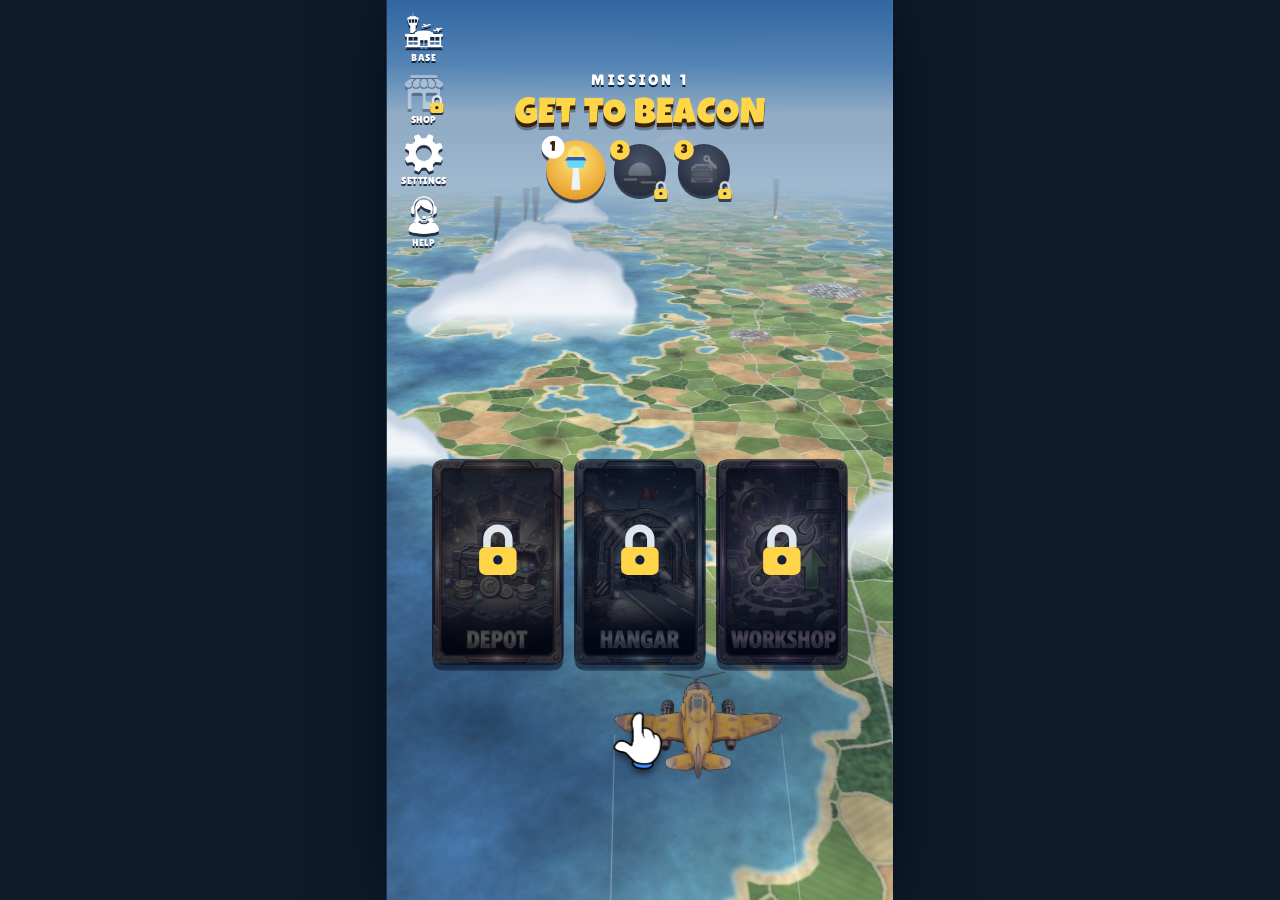
<file: index.html>
<!doctype html>
<html lang="en">
<head>
<meta charset="utf-8">
<meta name="viewport" content="width=device-width, initial-scale=1, maximum-scale=1, user-scalable=no, viewport-fit=cover">
<meta name="theme-color" content="#5fa4e5">
<meta name="apple-mobile-web-app-capable" content="yes">
<meta name="mobile-web-app-capable" content="yes">
<meta name="apple-mobile-web-app-status-bar-style" content="black-translucent">
<link rel="icon" href="data:,">
<title>Jetcraft: Invasion Earth</title>
<link rel="preload" href="assets/terrain.jpg?v=24d4166" as="image" crossorigin>
<link rel="preload" href="fonts/nunito.woff2" as="font" type="font/woff2" crossorigin>
<link rel="preload" href="fonts/lilita.woff2" as="font" type="font/woff2" crossorigin>
<link rel="preload" href="fonts/luckiest.woff2" as="font" type="font/woff2" crossorigin>
<link rel="stylesheet" href="style.css?v=24d4166">
<link rel="stylesheet" href="meta.css?v=24d4166">
</head>
<body>
<div id="wrap">
  <canvas id="gl"></canvas>
  <canvas id="ui"></canvas>
  <div id="hud" class="hidden">
    <div class="hudrow">
      <div id="hp"><div id="hpfill"></div></div>
      <div id="prog"><div id="progfill"></div><div id="progboss"></div></div>
    </div>
    <div id="omega"><div id="omegafill"></div><span class="ol">OMEGA</span></div>
    <div id="loot">
      <span id="coinBox" class="lb"><i id="coinico" class="ico coin"></i><b id="coinN">0</b></span>
      <span id="gemBox" class="lb hidden"><i id="gemico" class="ico gem"></i><b id="gemN">0</b></span>
      <span id="rbBox" class="lb hidden"><i id="rbico" class="ico ruby"></i><b id="rbN">0</b></span>
      <span id="diaBox" class="lb hidden"><i id="diaico" class="ico dia"></i><b id="diaN">0</b></span>
    </div>
  </div>
  <div id="bossbar" class="hidden">
    <div id="bossname">MORDRIX</div>
    <div id="bossbg"><div id="bossfill"></div><div id="bosshp">0</div></div>
  </div>
  <div id="edgeglow"></div>
  <div id="crashwarn" aria-hidden="true"><svg viewBox="0 0 120 108"><path d="M60 6 L114 100 H6 Z" fill="#ffcf1f"/><path d="M60 22 L100 92 H20 Z" fill="#1a1a1a"/><path d="M60 40 C70 52 74 60 72 70 C71 78 66 84 60 86 C54 84 49 78 48 70 C47 63 51 58 54 53 C55 60 58 62 60 62 C58 55 57 48 60 40Z" fill="#ff5a1a"/><path d="M60 58 C65 65 66 70 65 75 C64 79 62 81 60 82 C58 81 56 79 55 75 C55 71 57 67 60 58Z" fill="#ffd84a"/></svg></div>
  <div id="banner"></div>
  <div id="threat"></div>
  <div id="tut"></div>
  <div id="start" class="screen">
    <!-- round 15: the home screen: Base, Shop, Settings and Help top left (Bupé's white icons on a hard drop shadow), the bank top right, the mission and its medallions, Bupé's Depot, Hangar and Workshop cards -->
    <div id="t-left" class="t-ui">
      <button class="t-ico" id="tb-base" data-open="base" aria-label="Base"><img class="t-glyph" src="assets/ico_base.png?v=24d4166" alt=""><span>BASE</span></button>
      <button class="t-ico" id="tb-store" data-open="store" aria-label="Shop"><img class="t-glyph" src="assets/ico_shop.png?v=24d4166" alt=""><span>SHOP</span></button>
      <button class="t-ico" id="tb-settings" data-open="settings" aria-label="Settings"><img class="t-glyph" src="assets/ico_settings.png?v=24d4166" alt=""><span>SETTINGS</span></button>
      <button class="t-ico" id="tb-help" data-open="help" aria-label="Help"><img class="t-glyph" src="assets/ico_help.png?v=24d4166" alt=""><span>HELP</span></button>
    </div>
    <div id="t-bank" class="t-ui">
      <span class="t-pill coins" id="tbk-coins"><i class="ico coin"></i><b>0</b></span>
      <span class="t-pill gems" id="tbk-gems"><i class="ico gem"></i><b>0</b></span>
      <span class="t-pill rubies" id="tbk-rubies"><i class="ico ruby"></i><b>0</b></span>
      <span class="t-pill diamonds" id="tbk-diamonds"><i class="ico dia"></i><b>0</b></span>
    </div>
    <div id="t-mission">
      <div class="tm-kick">MISSION 1</div>
      <div class="tm-name">GET TO BEACON</div>
      <div class="tm-meds t-ui" id="tm-meds"></div>
    </div>
    <div class="spacer"></div>
    <div id="t-cards" class="t-ui">
      <button class="t-card depot" id="tc-depot" data-open="depot" aria-label="Depot"><img class="tc-img" src="assets/card_depot.webp?v=24d4166" alt=""><i class="tc-glint"></i><i class="tc-lock"></i></button>
      <button class="t-card hangar" id="tc-hangar" data-open="hangar" aria-label="Hangar"><img class="tc-img" src="assets/card_hangar.webp?v=24d4166" alt=""><i class="tc-glint"></i><i class="tc-lock"></i></button>
      <button class="t-card workshop" id="tc-workshop" data-open="workshop" aria-label="Workshop"><img class="tc-img" src="assets/card_workshop.webp?v=24d4166" alt=""><i class="tc-glint"></i><i class="tc-lock"></i><i class="tc-badge" id="tc-ws-badge"></i></button>
    </div>
    <div id="steerhand" aria-hidden="true"><div class="sh"></div></div>
    <div id="loading">Loading…</div>
  </div>
  <div id="end" class="screen hidden">
    <svg width="0" height="0" style="position:absolute" aria-hidden="true"><defs>
      <radialGradient id="sgOn" cx="40%" cy="32%" r="75%"><stop offset="0" stop-color="#fff9c4"/><stop offset=".4" stop-color="#ffd83a"/><stop offset=".8" stop-color="#f59a00"/><stop offset="1" stop-color="#d86f00"/></radialGradient>
      <radialGradient id="sgOff" cx="40%" cy="32%" r="75%"><stop offset="0" stop-color="#8a93a6"/><stop offset="1" stop-color="#454c5c"/></radialGradient>
    </defs></svg>
    <div id="badgewrap">
      <div id="rays"></div>
      <img id="badge" src="assets/badge_complete.webp" alt="Mission complete">
      <div id="shine"></div>
      <div class="bstar s1"></div><div class="bstar s2"></div><div class="bstar s3"></div>
      <div id="lplate"><b>SHOT DOWN</b></div>
    </div>
    <!-- round 13: SHOT DOWN in the results style: how far you got, the coins you keep, one picture of the cause -->
    <div id="lose">
      <div id="l-dist"><div class="l-track"><div id="l-fill"></div><i id="l-plane"></i></div><i class="l-beacon" data-art="beacon"></i></div>
      <div id="l-coins"><i class="ico coin"></i><b id="l-coinN">0</b></div>
      <div id="l-stones"></div>
      <div id="l-cause"><div class="l-pic"></div><b></b></div>
      <div class="l-btns"><button id="upg">UPGRADE</button><button id="again">FLY AGAIN</button></div>
    </div>
    <!-- round 7: the Mission Complete sequence (coins, drones, star bonus, stones, total) -->
    <div id="res">
      <div id="r-name">BEACON IN SIGHT</div>
      <div id="r-coins"><div class="r-halo"></div><i id="r-coinico" class="ico coin"></i><span id="r-coinW"><b id="r-coinN">0</b><div id="r-bonus"></div></span></div>
      <div id="r-drones"><div class="r-dtop"><i id="r-droneico" class="ico drone"></i><b id="r-droneN">0</b><div class="r-dlab"><span>DRONES</span><div id="r-mult">&times;0.4</div></div></div></div>
      <div id="r-stones"></div>
      <button id="again2" class="againbtn">CONTINUE</button>
      <div id="r-bank"></div>
    </div>
    <div id="r-flash"></div>
    <canvas id="endfx"></canvas>
  </div>
  <!-- round 13: the panels (Workshop, Settings, Store, Depot, Hangar, Base) slide up over the title; meta.js fills them -->
  <div id="meta" class="hidden"><div class="m-scrim"></div><div class="m-sheet"><div class="m-head"><div class="m-title"></div><button class="m-close" aria-label="Close"></button></div><div class="m-body"></div></div></div>
  <div id="mfx"></div>
  <div id="story" class="hidden"></div>
  <div id="fade"></div>
</div>
<script type="module" src="meta.js?v=24d4166"></script>
<script type="module" src="story.js?v=24d4166"></script>
<script type="module" src="game.js?v=24d4166"></script>
</body>
</html>
</file>
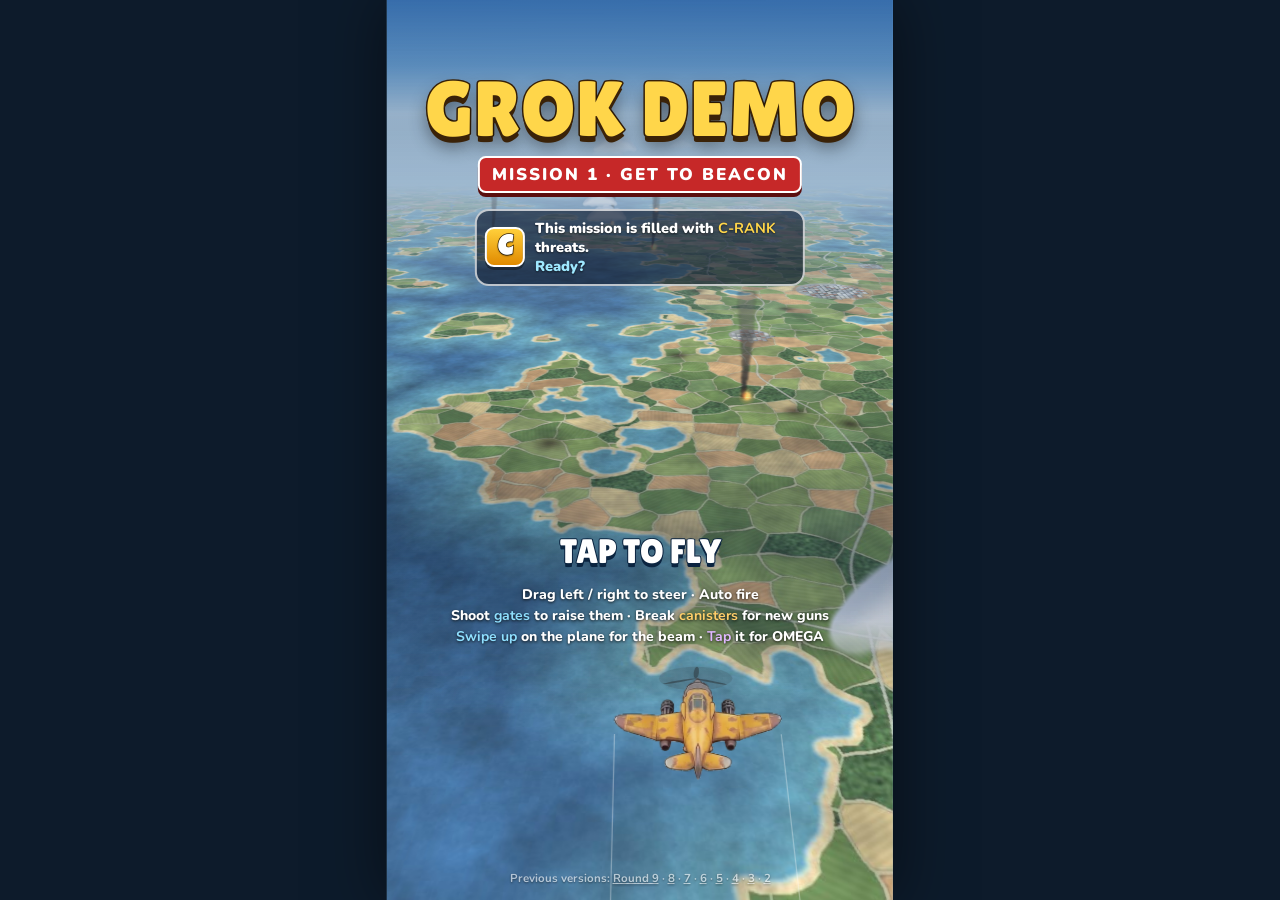
<file: v10/index.html>
<!doctype html>
<html lang="en">
<head>
<meta charset="utf-8">
<meta name="viewport" content="width=device-width, initial-scale=1, maximum-scale=1, user-scalable=no, viewport-fit=cover">
<meta name="theme-color" content="#5fa4e5">
<meta name="apple-mobile-web-app-capable" content="yes">
<meta name="mobile-web-app-capable" content="yes">
<meta name="apple-mobile-web-app-status-bar-style" content="black-translucent">
<link rel="icon" href="data:,">
<title>Grok Demo · Mission 1: Get to Beacon</title>
<link rel="preload" href="assets/terrain.jpg?v=r10-2ea8b58" as="image" crossorigin>
<link rel="preload" href="fonts/nunito.woff2" as="font" type="font/woff2" crossorigin>
<link rel="preload" href="fonts/lilita.woff2" as="font" type="font/woff2" crossorigin>
<link rel="preload" href="fonts/luckiest.woff2" as="font" type="font/woff2" crossorigin>
<link rel="stylesheet" href="style.css?v=r10-2ea8b58">
</head>
<body>
<div id="wrap">
  <canvas id="gl"></canvas>
  <canvas id="ui"></canvas>
  <div id="hud" class="hidden">
    <div class="hudrow">
      <div id="hp"><div id="hpfill"></div><div id="hpseg"></div></div>
      <div id="prog"><div id="progfill"></div><div id="progboss"></div></div>
      <button id="mute" aria-label="Toggle sound">🔊</button>
    </div>
    <div id="omega"><div id="omegafill"></div><span class="ol">OMEGA</span><span class="or">TAP THE PLANE!</span></div>
    <div id="weap"></div>
    <div id="loot">
      <span id="coinBox" class="lb"><i id="coinico" class="ico coin"></i><b id="coinN">0</b></span>
      <span id="gemBox" class="lb hidden"><i id="gemico" class="ico gem"></i><b id="gemN">0</b></span>
      <span id="rbBox" class="lb hidden"><i id="rbico" class="ico ruby"></i><b id="rbN">0</b></span>
      <span id="diaBox" class="lb hidden"><i id="diaico" class="ico dia"></i><b id="diaN">0</b></span>
    </div>
  </div>
  <div id="bossbar" class="hidden">
    <div id="bossname">XORA QUEEN</div>
    <div id="bossbg"><div id="bossfill"></div><div id="bosshp">0</div></div>
  </div>
  <div id="banner"></div>
  <div id="threat"></div>
  <div id="start" class="screen">
    <div class="logo">
      <div class="logo-top">GROK DEMO</div>
      <div class="logo-sub">MISSION 1 · GET TO BEACON</div>
    </div>
    <div class="threatcard"><span class="rank c">C</span><span>This mission is filled with <b>C-RANK</b> threats.<br><em>Ready?</em></span></div>
    <div class="spacer"></div>
    <div class="tap">TAP TO FLY</div>
    <div class="hint">Drag left / right to steer · Auto fire<br>Shoot <b class="b">gates</b> to raise them · Break <b>canisters</b> for new guns<br><b class="b">Swipe up</b> on the plane for the beam · <b class="p">Tap</b> it for OMEGA</div>
    <div id="loading">Loading…</div>
    <div id="prevver" onpointerdown="event.stopPropagation()">Previous versions: <a href="../v9/">Round 9</a> · <a href="../v8/">8</a> · <a href="../v7/">7</a> · <a href="../v6/">6</a> · <a href="../v5/">5</a> · <a href="../v4/">4</a> · <a href="../v3/">3</a> · <a href="../v2/">2</a></div>
  </div>
  <div id="end" class="screen hidden">
    <svg width="0" height="0" style="position:absolute" aria-hidden="true"><defs>
      <radialGradient id="sgOn" cx="40%" cy="32%" r="75%"><stop offset="0" stop-color="#fff9c4"/><stop offset=".4" stop-color="#ffd83a"/><stop offset=".8" stop-color="#f59a00"/><stop offset="1" stop-color="#d86f00"/></radialGradient>
      <radialGradient id="sgOff" cx="40%" cy="32%" r="75%"><stop offset="0" stop-color="#8a93a6"/><stop offset="1" stop-color="#454c5c"/></radialGradient>
    </defs></svg>
    <div id="badgewrap">
      <div id="rays"></div>
      <img id="badge" src="assets/badge_complete.webp" alt="Mission complete">
      <div id="shine"></div>
      <div class="bstar s1"></div><div class="bstar s2"></div><div class="bstar s3"></div>
    </div>
    <div class="card">
      <div id="endtitle">MISSION COMPLETE</div>
      <div id="endsub"></div>
      <div id="rules"></div>
      <div class="stats">
        <div><b id="st-kills">0</b><small>Xora</small></div>
        <div><b id="st-drones">0</b><small>Drones</small></div>
        <div><b id="st-time">0s</b><small>Time</small></div>
      </div>
      <div id="coinsum">
        <div class="cs-top"><i class="ico coin"></i><b id="st-coins">0</b><small>COINS</small></div>
        <div id="cs-rows"></div>
        <div class="cs-gems"><span><i class="ico gem"></i>&times;<b id="st-gems">0</b></span><span><i class="ico dia"></i>&times;<b id="st-dia">0</b></span><span id="cs-bank"></span></div>
      </div>
      <button id="again">FLY AGAIN</button>
    </div>
    <!-- round 7: the Mission Complete sequence (coins, drones, star bonus, stones, total) -->
    <div id="res">
      <div id="r-name">BEACON IN SIGHT</div>
      <div id="r-coins"><div class="r-halo"></div><i id="r-coinico" class="ico coin"></i><b id="r-coinN">0</b><div id="r-bonus"></div></div>
      <div id="r-drones"><div class="r-dtop"><i id="r-droneico" class="ico drone"></i><b id="r-droneN">0</b><div class="r-dlab"><span>DRONES</span><div id="r-mult">&times;0.4</div></div></div></div>
      <div id="r-stones"></div>
      <button id="again2" class="againbtn">CONTINUE</button>
      <div id="r-bank"></div>
    </div>
    <div id="r-flash"></div>
    <canvas id="endfx"></canvas>
  </div>
</div>
<script type="module" src="game.js?v=r10-2ea8b58"></script>
</body>
</html>
</file>
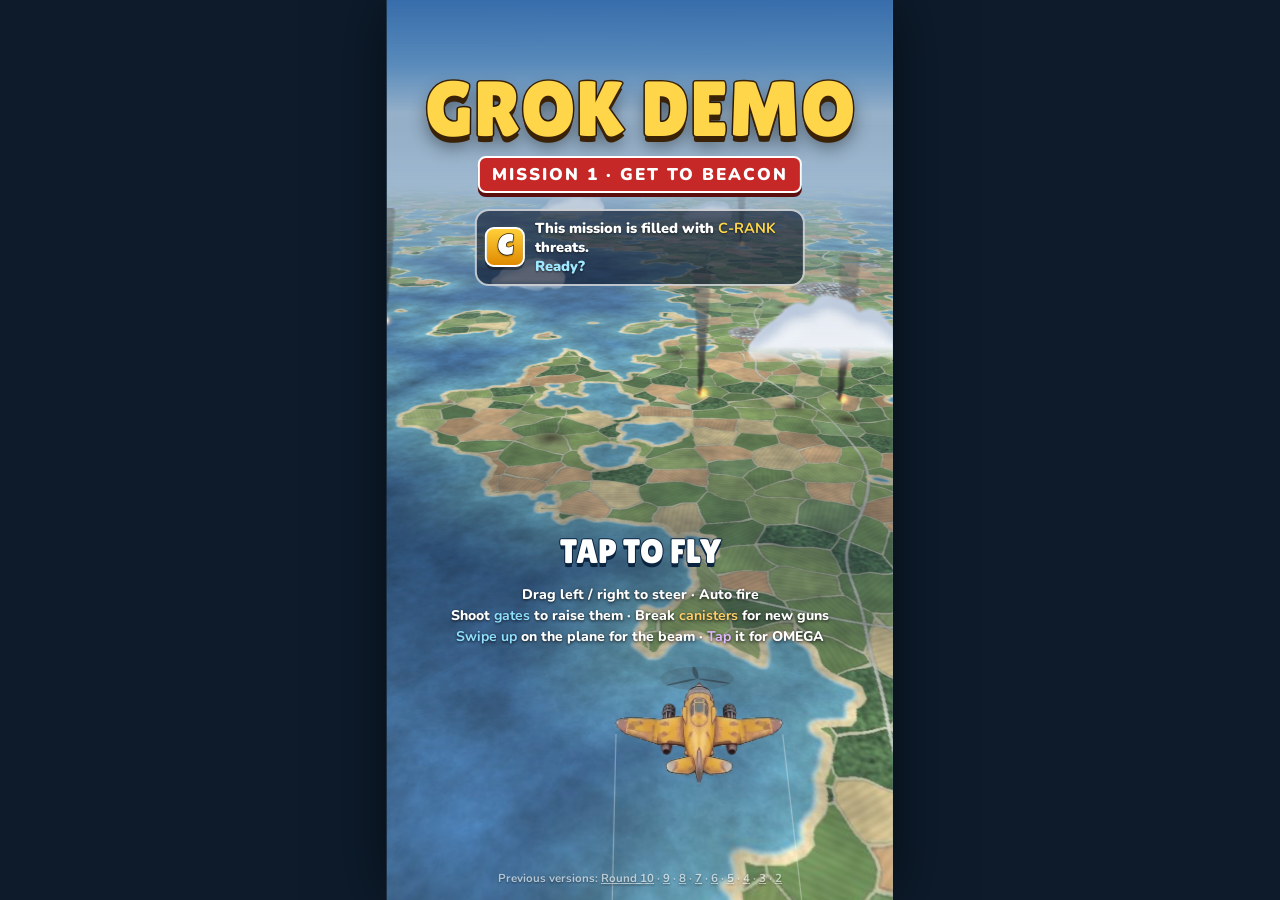
<file: v11/index.html>
<!doctype html>
<html lang="en">
<head>
<meta charset="utf-8">
<meta name="viewport" content="width=device-width, initial-scale=1, maximum-scale=1, user-scalable=no, viewport-fit=cover">
<meta name="theme-color" content="#5fa4e5">
<meta name="apple-mobile-web-app-capable" content="yes">
<meta name="mobile-web-app-capable" content="yes">
<meta name="apple-mobile-web-app-status-bar-style" content="black-translucent">
<link rel="icon" href="data:,">
<title>Grok Demo · Mission 1: Get to Beacon</title>
<link rel="preload" href="assets/terrain.jpg?v=r11-91fa01f" as="image" crossorigin>
<link rel="preload" href="fonts/nunito.woff2" as="font" type="font/woff2" crossorigin>
<link rel="preload" href="fonts/lilita.woff2" as="font" type="font/woff2" crossorigin>
<link rel="preload" href="fonts/luckiest.woff2" as="font" type="font/woff2" crossorigin>
<link rel="stylesheet" href="style.css?v=r11-91fa01f">
</head>
<body>
<div id="wrap">
  <canvas id="gl"></canvas>
  <canvas id="ui"></canvas>
  <div id="hud" class="hidden">
    <div class="hudrow">
      <div id="hp"><div id="hpfill"></div><div id="hpseg"></div></div>
      <div id="prog"><div id="progfill"></div><div id="progboss"></div></div>
      <button id="mute" aria-label="Toggle sound">🔊</button>
    </div>
    <div id="omega"><div id="omegafill"></div><span class="ol">OMEGA</span><span class="or">TAP THE PLANE!</span></div>
    <div id="weap"></div>
    <div id="loot">
      <span id="coinBox" class="lb"><i id="coinico" class="ico coin"></i><b id="coinN">0</b></span>
      <span id="gemBox" class="lb hidden"><i id="gemico" class="ico gem"></i><b id="gemN">0</b></span>
      <span id="rbBox" class="lb hidden"><i id="rbico" class="ico ruby"></i><b id="rbN">0</b></span>
      <span id="diaBox" class="lb hidden"><i id="diaico" class="ico dia"></i><b id="diaN">0</b></span>
    </div>
  </div>
  <div id="bossbar" class="hidden">
    <div id="bossname">XORA QUEEN</div>
    <div id="bossbg"><div id="bossfill"></div><div id="bosshp">0</div></div>
  </div>
  <div id="banner"></div>
  <div id="threat"></div>
  <div id="start" class="screen">
    <div class="logo">
      <div class="logo-top">GROK DEMO</div>
      <div class="logo-sub">MISSION 1 · GET TO BEACON</div>
    </div>
    <div class="threatcard"><span class="rank c">C</span><span>This mission is filled with <b>C-RANK</b> threats.<br><em>Ready?</em></span></div>
    <div class="spacer"></div>
    <div class="tap">TAP TO FLY</div>
    <div class="hint">Drag left / right to steer · Auto fire<br>Shoot <b class="b">gates</b> to raise them · Break <b>canisters</b> for new guns<br><b class="b">Swipe up</b> on the plane for the beam · <b class="p">Tap</b> it for OMEGA</div>
    <div id="loading">Loading…</div>
    <div id="prevver" onpointerdown="event.stopPropagation()">Previous versions: <a href="../v10/">Round 10</a> · <a href="../v9/">9</a> · <a href="../v8/">8</a> · <a href="../v7/">7</a> · <a href="../v6/">6</a> · <a href="../v5/">5</a> · <a href="../v4/">4</a> · <a href="../v3/">3</a> · <a href="../v2/">2</a></div>
  </div>
  <div id="end" class="screen hidden">
    <svg width="0" height="0" style="position:absolute" aria-hidden="true"><defs>
      <radialGradient id="sgOn" cx="40%" cy="32%" r="75%"><stop offset="0" stop-color="#fff9c4"/><stop offset=".4" stop-color="#ffd83a"/><stop offset=".8" stop-color="#f59a00"/><stop offset="1" stop-color="#d86f00"/></radialGradient>
      <radialGradient id="sgOff" cx="40%" cy="32%" r="75%"><stop offset="0" stop-color="#8a93a6"/><stop offset="1" stop-color="#454c5c"/></radialGradient>
    </defs></svg>
    <div id="badgewrap">
      <div id="rays"></div>
      <img id="badge" src="assets/badge_complete.webp" alt="Mission complete">
      <div id="shine"></div>
      <div class="bstar s1"></div><div class="bstar s2"></div><div class="bstar s3"></div>
    </div>
    <div class="card">
      <div id="endtitle">MISSION COMPLETE</div>
      <div id="endsub"></div>
      <div id="rules"></div>
      <div class="stats">
        <div><b id="st-kills">0</b><small>Xora</small></div>
        <div><b id="st-drones">0</b><small>Drones</small></div>
        <div><b id="st-time">0s</b><small>Time</small></div>
      </div>
      <div id="coinsum">
        <div class="cs-top"><i class="ico coin"></i><b id="st-coins">0</b><small>COINS</small></div>
        <div id="cs-rows"></div>
        <div class="cs-gems"><span><i class="ico gem"></i>&times;<b id="st-gems">0</b></span><span><i class="ico dia"></i>&times;<b id="st-dia">0</b></span><span id="cs-bank"></span></div>
      </div>
      <button id="again">FLY AGAIN</button>
    </div>
    <!-- round 7: the Mission Complete sequence (coins, drones, star bonus, stones, total) -->
    <div id="res">
      <div id="r-name">BEACON IN SIGHT</div>
      <div id="r-coins"><div class="r-halo"></div><i id="r-coinico" class="ico coin"></i><span id="r-coinW"><b id="r-coinN">0</b><div id="r-bonus"></div></span></div>
      <div id="r-drones"><div class="r-dtop"><i id="r-droneico" class="ico drone"></i><b id="r-droneN">0</b><div class="r-dlab"><span>DRONES</span><div id="r-mult">&times;0.4</div></div></div></div>
      <div id="r-stones"></div>
      <button id="again2" class="againbtn">CONTINUE</button>
      <div id="r-bank"></div>
    </div>
    <div id="r-flash"></div>
    <canvas id="endfx"></canvas>
  </div>
</div>
<script type="module" src="game.js?v=r11-91fa01f"></script>
</body>
</html>
</file>
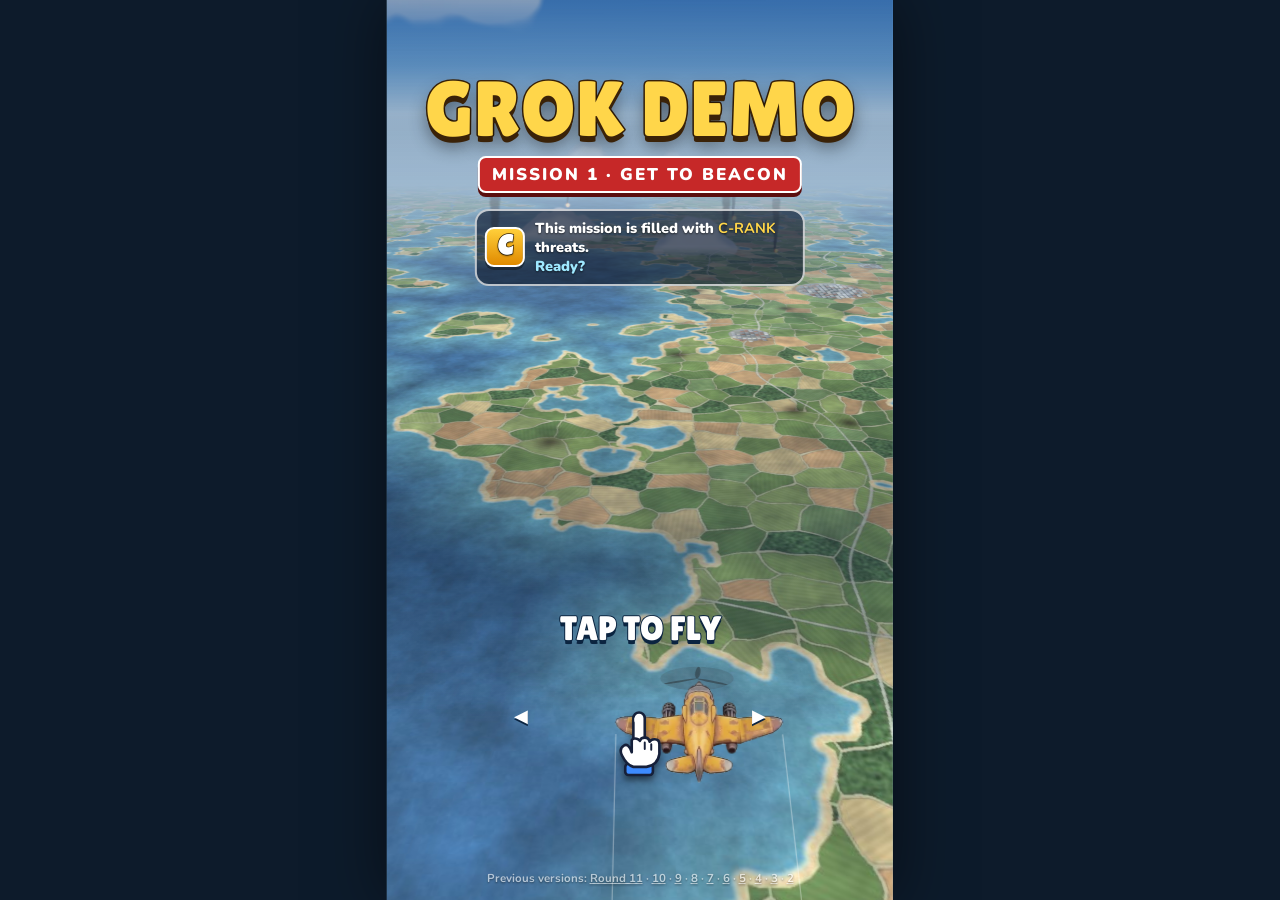
<file: v12/index.html>
<!doctype html>
<html lang="en">
<head>
<meta charset="utf-8">
<meta name="viewport" content="width=device-width, initial-scale=1, maximum-scale=1, user-scalable=no, viewport-fit=cover">
<meta name="theme-color" content="#5fa4e5">
<meta name="apple-mobile-web-app-capable" content="yes">
<meta name="mobile-web-app-capable" content="yes">
<meta name="apple-mobile-web-app-status-bar-style" content="black-translucent">
<link rel="icon" href="data:,">
<title>Grok Demo · Mission 1: Get to Beacon</title>
<link rel="preload" href="assets/terrain.jpg?v=r12-8c229b8" as="image" crossorigin>
<link rel="preload" href="fonts/nunito.woff2" as="font" type="font/woff2" crossorigin>
<link rel="preload" href="fonts/lilita.woff2" as="font" type="font/woff2" crossorigin>
<link rel="preload" href="fonts/luckiest.woff2" as="font" type="font/woff2" crossorigin>
<link rel="stylesheet" href="style.css?v=r12-8c229b8">
</head>
<body>
<div id="wrap">
  <canvas id="gl"></canvas>
  <canvas id="ui"></canvas>
  <div id="hud" class="hidden">
    <div class="hudrow">
      <div id="hp"><div id="hpfill"></div><div id="hpseg"></div></div>
      <div id="prog"><div id="progfill"></div><div id="progboss"></div></div>
      <button id="mute" aria-label="Toggle sound">🔊</button>
    </div>
    <div id="omega"><div id="omegafill"></div><span class="ol">OMEGA</span><span class="or"><i class="dtap"></i><i class="dtap d2"></i></span></div>
    <div id="weap"></div>
    <div id="loot">
      <span id="coinBox" class="lb"><i id="coinico" class="ico coin"></i><b id="coinN">0</b></span>
      <span id="gemBox" class="lb hidden"><i id="gemico" class="ico gem"></i><b id="gemN">0</b></span>
      <span id="rbBox" class="lb hidden"><i id="rbico" class="ico ruby"></i><b id="rbN">0</b></span>
      <span id="diaBox" class="lb hidden"><i id="diaico" class="ico dia"></i><b id="diaN">0</b></span>
    </div>
  </div>
  <div id="bossbar" class="hidden">
    <div id="bossname">XORA QUEEN</div>
    <div id="bossbg"><div id="bossfill"></div><div id="bosshp">0</div></div>
  </div>
  <div id="banner"></div>
  <div id="threat"></div>
  <div id="tut"></div>
  <div id="start" class="screen">
    <div class="logo">
      <div class="logo-top">GROK DEMO</div>
      <div class="logo-sub">MISSION 1 · GET TO BEACON</div>
    </div>
    <div class="threatcard"><span class="rank c">C</span><span>This mission is filled with <b>C-RANK</b> threats.<br><em>Ready?</em></span></div>
    <div class="spacer"></div>
    <div class="tap">TAP TO FLY</div>
    <div id="steerhand" aria-hidden="true"><div class="track"><i class="al">◀</i><i class="ar">▶</i></div><div class="sh"></div></div>
    <div id="loading">Loading…</div>
    <div id="prevver" onpointerdown="event.stopPropagation()">Previous versions: <a href="../v11/">Round 11</a> · <a href="../v10/">10</a> · <a href="../v9/">9</a> · <a href="../v8/">8</a> · <a href="../v7/">7</a> · <a href="../v6/">6</a> · <a href="../v5/">5</a> · <a href="../v4/">4</a> · <a href="../v3/">3</a> · <a href="../v2/">2</a></div>
  </div>
  <div id="end" class="screen hidden">
    <svg width="0" height="0" style="position:absolute" aria-hidden="true"><defs>
      <radialGradient id="sgOn" cx="40%" cy="32%" r="75%"><stop offset="0" stop-color="#fff9c4"/><stop offset=".4" stop-color="#ffd83a"/><stop offset=".8" stop-color="#f59a00"/><stop offset="1" stop-color="#d86f00"/></radialGradient>
      <radialGradient id="sgOff" cx="40%" cy="32%" r="75%"><stop offset="0" stop-color="#8a93a6"/><stop offset="1" stop-color="#454c5c"/></radialGradient>
    </defs></svg>
    <div id="badgewrap">
      <div id="rays"></div>
      <img id="badge" src="assets/badge_complete.webp" alt="Mission complete">
      <div id="shine"></div>
      <div class="bstar s1"></div><div class="bstar s2"></div><div class="bstar s3"></div>
    </div>
    <div class="card">
      <div id="endtitle">MISSION COMPLETE</div>
      <div id="endsub"></div>
      <div id="rules"></div>
      <div class="stats">
        <div><b id="st-kills">0</b><small>Xora</small></div>
        <div><b id="st-drones">0</b><small>Drones</small></div>
        <div><b id="st-time">0s</b><small>Time</small></div>
      </div>
      <div id="coinsum">
        <div class="cs-top"><i class="ico coin"></i><b id="st-coins">0</b><small>COINS</small></div>
        <div id="cs-rows"></div>
        <div class="cs-gems"><span><i class="ico gem"></i>&times;<b id="st-gems">0</b></span><span><i class="ico dia"></i>&times;<b id="st-dia">0</b></span><span id="cs-bank"></span></div>
      </div>
      <button id="again">FLY AGAIN</button>
    </div>
    <!-- round 7: the Mission Complete sequence (coins, drones, star bonus, stones, total) -->
    <div id="res">
      <div id="r-name">BEACON IN SIGHT</div>
      <div id="r-coins"><div class="r-halo"></div><i id="r-coinico" class="ico coin"></i><span id="r-coinW"><b id="r-coinN">0</b><div id="r-bonus"></div></span></div>
      <div id="r-drones"><div class="r-dtop"><i id="r-droneico" class="ico drone"></i><b id="r-droneN">0</b><div class="r-dlab"><span>DRONES</span><div id="r-mult">&times;0.4</div></div></div></div>
      <div id="r-stones"></div>
      <button id="again2" class="againbtn">CONTINUE</button>
      <div id="r-bank"></div>
    </div>
    <div id="r-flash"></div>
    <canvas id="endfx"></canvas>
  </div>
</div>
<script type="module" src="game.js?v=r12-8c229b8"></script>
</body>
</html>
</file>
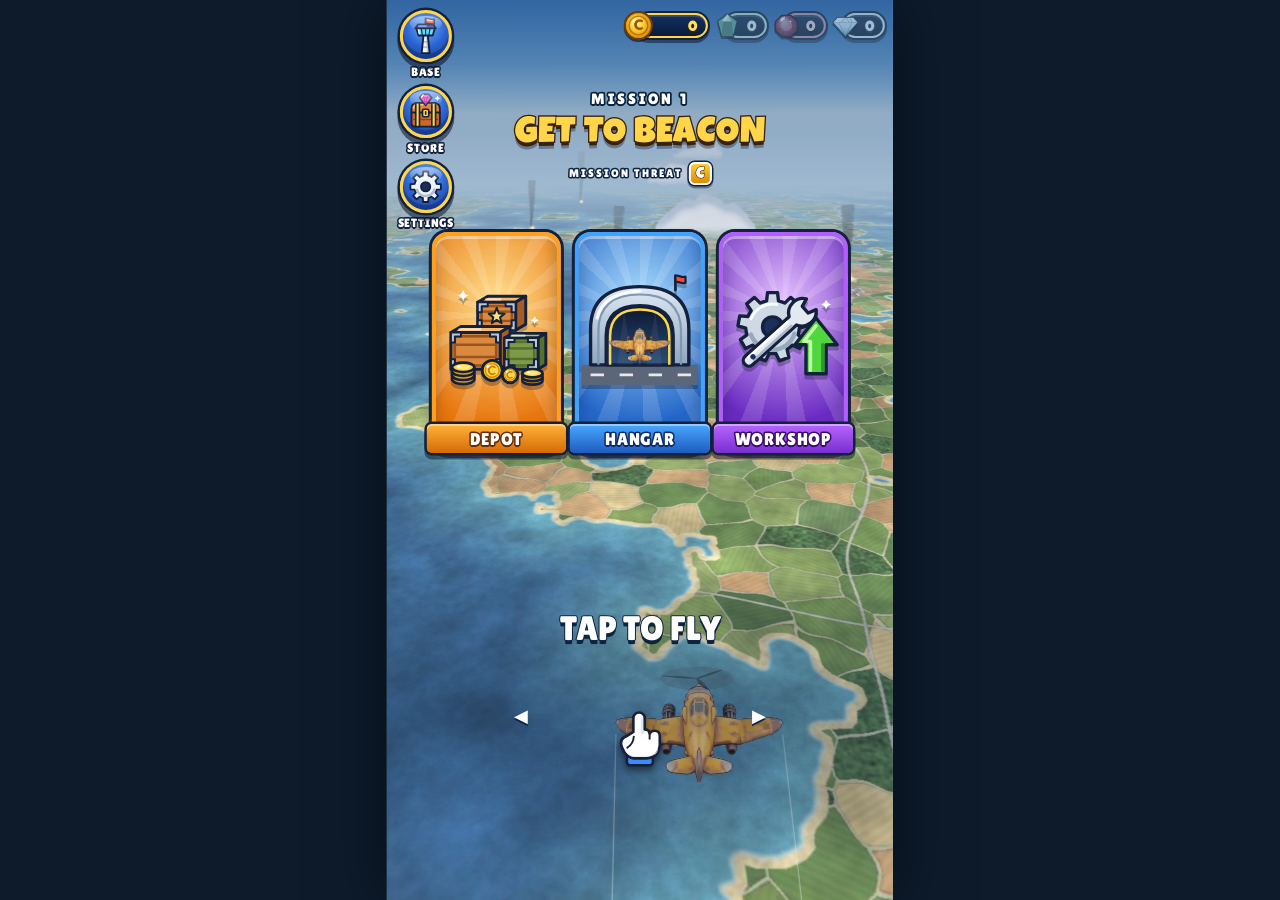
<file: v13/index.html>
<!doctype html>
<html lang="en">
<head>
<meta charset="utf-8">
<meta name="viewport" content="width=device-width, initial-scale=1, maximum-scale=1, user-scalable=no, viewport-fit=cover">
<meta name="theme-color" content="#5fa4e5">
<meta name="apple-mobile-web-app-capable" content="yes">
<meta name="mobile-web-app-capable" content="yes">
<meta name="apple-mobile-web-app-status-bar-style" content="black-translucent">
<link rel="icon" href="data:,">
<title>Jetcraft: Invasion Earth · Mission 1: Get to Beacon</title>
<link rel="preload" href="assets/terrain.jpg?v=r13-cfcf8eb" as="image" crossorigin>
<link rel="preload" href="fonts/nunito.woff2" as="font" type="font/woff2" crossorigin>
<link rel="preload" href="fonts/lilita.woff2" as="font" type="font/woff2" crossorigin>
<link rel="preload" href="fonts/luckiest.woff2" as="font" type="font/woff2" crossorigin>
<link rel="stylesheet" href="style.css?v=r13-cfcf8eb">
<link rel="stylesheet" href="meta.css?v=r13-cfcf8eb">
</head>
<body>
<div id="wrap">
  <canvas id="gl"></canvas>
  <canvas id="ui"></canvas>
  <div id="hud" class="hidden">
    <div class="hudrow">
      <div id="hp"><div id="hpfill"></div><div id="hpseg"></div></div>
      <div id="prog"><div id="progfill"></div><div id="progboss"></div></div>
      <button id="mute" aria-label="Toggle sound"><svg viewBox="0 0 32 32" aria-hidden="true"><path d="M4 12 H10 L18 5 V27 L10 20 H4 Z" fill="#fff" stroke="#14213d" stroke-width="2.4" stroke-linejoin="round"/><path class="mw" d="M22 11 Q25 16 22 21 M25.5 7.5 Q31 16 25.5 24.5" fill="none" stroke="#fff" stroke-width="2.6" stroke-linecap="round"/><path class="mx" d="M22 12 L30 20 M30 12 L22 20" stroke="#ff6a5a" stroke-width="3.4" stroke-linecap="round"/></svg></button>
    </div>
    <div id="omega"><div id="omegafill"></div><span class="ol">OMEGA</span><span class="or"><i class="dtap"></i><i class="dtap d2"></i></span></div>
    <div id="weap"></div>
    <div id="loot">
      <span id="coinBox" class="lb"><i id="coinico" class="ico coin"></i><b id="coinN">0</b></span>
      <span id="gemBox" class="lb hidden"><i id="gemico" class="ico gem"></i><b id="gemN">0</b></span>
      <span id="rbBox" class="lb hidden"><i id="rbico" class="ico ruby"></i><b id="rbN">0</b></span>
      <span id="diaBox" class="lb hidden"><i id="diaico" class="ico dia"></i><b id="diaN">0</b></span>
    </div>
  </div>
  <div id="bossbar" class="hidden">
    <div id="bossname">MORDRIX</div>
    <div id="bossbg"><div id="bossfill"></div><div id="bosshp">0</div></div>
  </div>
  <div id="banner"></div>
  <div id="threat"></div>
  <div id="tut"></div>
  <div id="start" class="screen">
    <!-- round 13: the home screen: Base, Store and Settings top left, the bank top right, the mission, the Depot, Hangar and Workshop cards (art drawn by meta.js) -->
    <div id="t-left" class="t-ui">
      <button class="t-ico" id="tb-base" data-open="base" aria-label="Base"><i class="t-btn" data-art="base"></i><span>BASE</span></button>
      <button class="t-ico" id="tb-store" data-open="store" aria-label="Store"><i class="t-btn" data-art="store"></i><span>STORE</span></button>
      <button class="t-ico" id="tb-settings" data-open="settings" aria-label="Settings"><i class="t-btn" data-art="settings"></i><span>SETTINGS</span></button>
    </div>
    <div id="t-bank" class="t-ui">
      <span class="t-pill coins" id="tbk-coins"><i class="ico coin"></i><b>0</b></span>
      <span class="t-pill gems" id="tbk-gems"><i class="ico gem"></i><b>0</b></span>
      <span class="t-pill rubies" id="tbk-rubies"><i class="ico ruby"></i><b>0</b></span>
      <span class="t-pill diamonds" id="tbk-diamonds"><i class="ico dia"></i><b>0</b></span>
    </div>
    <div id="t-mission">
      <div class="tm-kick">MISSION 1</div>
      <div class="tm-name">GET TO BEACON</div>
      <div class="tm-threat"><span>MISSION THREAT</span><span class="rank c">C</span></div>
    </div>
    <div id="t-cards" class="t-ui">
      <button class="t-card depot" id="tc-depot" data-open="depot" aria-label="Depot"><span class="tc-in"><span class="tc-art" data-art="depot"></span><i class="tc-glint"></i></span><span class="tc-name">DEPOT</span></button>
      <button class="t-card hangar" id="tc-hangar" data-open="hangar" aria-label="Hangar"><span class="tc-in"><span class="tc-art" data-art="hangar"></span><i class="tc-glint"></i></span><span class="tc-name">HANGAR</span></button>
      <button class="t-card workshop" id="tc-workshop" data-open="workshop" aria-label="Workshop"><span class="tc-in"><span class="tc-art" data-art="workshop"></span><i class="tc-glint"></i></span><span class="tc-name">WORKSHOP</span><i class="tc-badge" id="tc-ws-badge"></i></button>
    </div>
    <div class="spacer"></div>
    <div class="tap">TAP TO FLY</div>
    <div id="steerhand" aria-hidden="true"><div class="track"><i class="al">◀</i><i class="ar">▶</i></div><div class="sh"></div></div>
    <div id="loading">Loading…</div>
  </div>
  <div id="end" class="screen hidden">
    <svg width="0" height="0" style="position:absolute" aria-hidden="true"><defs>
      <radialGradient id="sgOn" cx="40%" cy="32%" r="75%"><stop offset="0" stop-color="#fff9c4"/><stop offset=".4" stop-color="#ffd83a"/><stop offset=".8" stop-color="#f59a00"/><stop offset="1" stop-color="#d86f00"/></radialGradient>
      <radialGradient id="sgOff" cx="40%" cy="32%" r="75%"><stop offset="0" stop-color="#8a93a6"/><stop offset="1" stop-color="#454c5c"/></radialGradient>
    </defs></svg>
    <div id="badgewrap">
      <div id="rays"></div>
      <img id="badge" src="assets/badge_complete.webp" alt="Mission complete">
      <div id="shine"></div>
      <div class="bstar s1"></div><div class="bstar s2"></div><div class="bstar s3"></div>
      <div id="lplate"><b>SHOT DOWN</b></div>
    </div>
    <!-- round 13: SHOT DOWN in the results style: how far you got, the coins you keep, one picture of the cause -->
    <div id="lose">
      <div id="l-dist"><div class="l-track"><div id="l-fill"></div><i id="l-plane"></i></div><i class="l-beacon" data-art="beacon"></i></div>
      <div id="l-coins"><i class="ico coin"></i><b id="l-coinN">0</b></div>
      <div id="l-stones"></div>
      <div id="l-cause"><div class="l-pic"></div><b></b></div>
      <div class="l-btns"><button id="upg">UPGRADE</button><button id="again">FLY AGAIN</button></div>
    </div>
    <!-- round 7: the Mission Complete sequence (coins, drones, star bonus, stones, total) -->
    <div id="res">
      <div id="r-name">BEACON IN SIGHT</div>
      <div id="r-coins"><div class="r-halo"></div><i id="r-coinico" class="ico coin"></i><span id="r-coinW"><b id="r-coinN">0</b><div id="r-bonus"></div></span></div>
      <div id="r-drones"><div class="r-dtop"><i id="r-droneico" class="ico drone"></i><b id="r-droneN">0</b><div class="r-dlab"><span>DRONES</span><div id="r-mult">&times;0.4</div></div></div></div>
      <div id="r-stones"></div>
      <button id="again2" class="againbtn">CONTINUE</button>
      <div id="r-bank"></div>
    </div>
    <div id="r-flash"></div>
    <canvas id="endfx"></canvas>
  </div>
  <!-- round 13: the panels (Workshop, Settings, Store, Depot, Hangar, Base) slide up over the title; meta.js fills them -->
  <div id="meta" class="hidden"><div class="m-scrim"></div><div class="m-sheet"><div class="m-head"><div class="m-title"></div><button class="m-close" aria-label="Close"></button></div><div class="m-body"></div></div></div>
  <div id="mfx"></div>
</div>
<script type="module" src="meta.js?v=r13-cfcf8eb"></script>
<script type="module" src="game.js?v=r13-cfcf8eb"></script>
</body>
</html>
</file>
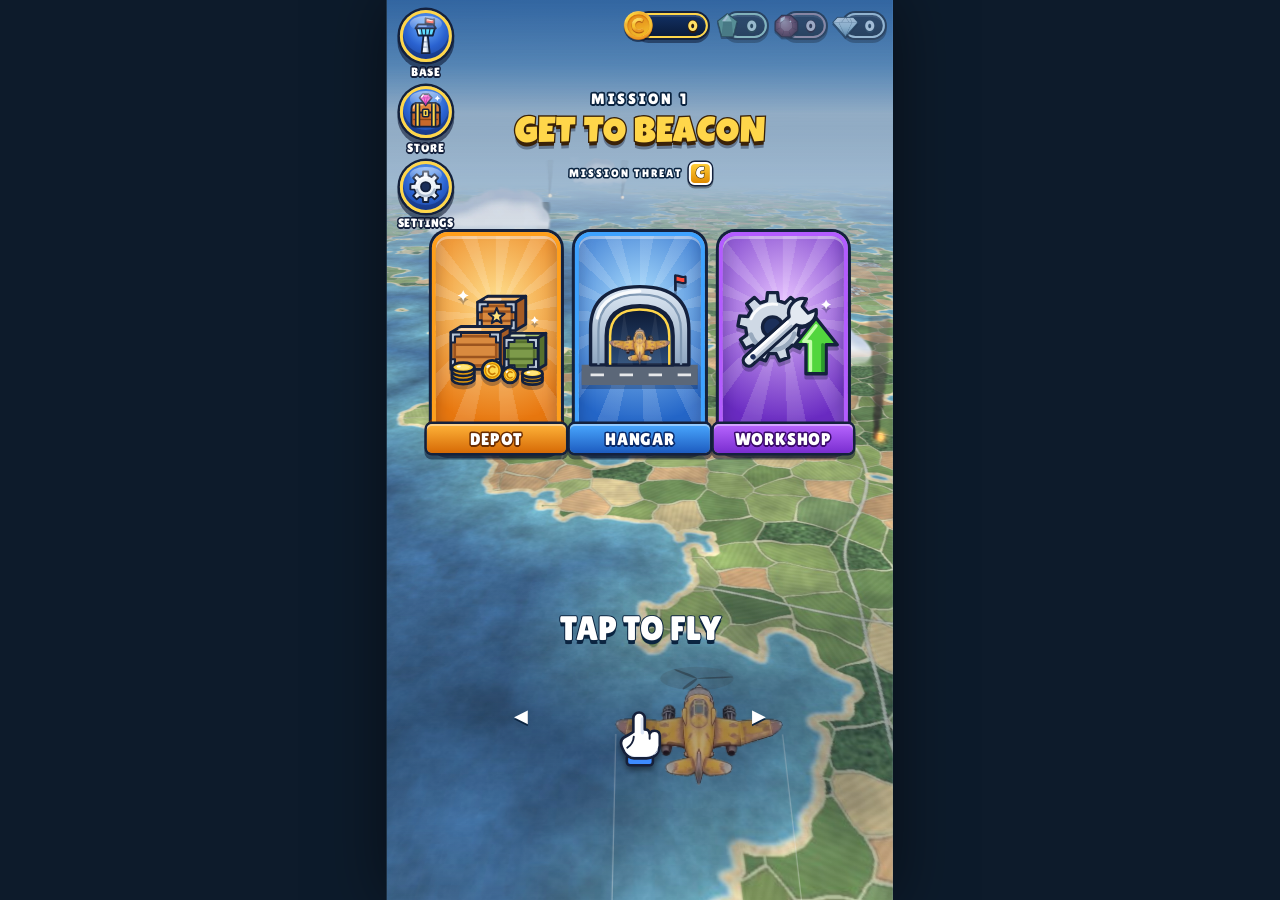
<file: v14/index.html>
<!doctype html>
<html lang="en">
<head>
<meta charset="utf-8">
<meta name="viewport" content="width=device-width, initial-scale=1, maximum-scale=1, user-scalable=no, viewport-fit=cover">
<meta name="theme-color" content="#5fa4e5">
<meta name="apple-mobile-web-app-capable" content="yes">
<meta name="mobile-web-app-capable" content="yes">
<meta name="apple-mobile-web-app-status-bar-style" content="black-translucent">
<link rel="icon" href="data:,">
<title>Jetcraft: Invasion Earth · Mission 1: Get to Beacon</title>
<link rel="preload" href="assets/terrain.jpg?v=r14-2776afc" as="image" crossorigin>
<link rel="preload" href="fonts/nunito.woff2" as="font" type="font/woff2" crossorigin>
<link rel="preload" href="fonts/lilita.woff2" as="font" type="font/woff2" crossorigin>
<link rel="preload" href="fonts/luckiest.woff2" as="font" type="font/woff2" crossorigin>
<link rel="stylesheet" href="style.css?v=r14-2776afc">
<link rel="stylesheet" href="meta.css?v=r14-2776afc">
</head>
<body>
<div id="wrap">
  <canvas id="gl"></canvas>
  <canvas id="ui"></canvas>
  <div id="hud" class="hidden">
    <div class="hudrow">
      <div id="hp"><div id="hpfill"></div><div id="hpseg"></div></div>
      <div id="prog"><div id="progfill"></div><div id="progboss"></div></div>
      <button id="mute" aria-label="Toggle sound"><svg viewBox="0 0 32 32" aria-hidden="true"><path d="M4 12 H10 L18 5 V27 L10 20 H4 Z" fill="#fff" stroke="#14213d" stroke-width="2.4" stroke-linejoin="round"/><path class="mw" d="M22 11 Q25 16 22 21 M25.5 7.5 Q31 16 25.5 24.5" fill="none" stroke="#fff" stroke-width="2.6" stroke-linecap="round"/><path class="mx" d="M22 12 L30 20 M30 12 L22 20" stroke="#ff6a5a" stroke-width="3.4" stroke-linecap="round"/></svg></button>
    </div>
    <div id="omega"><div id="omegafill"></div><span class="ol">OMEGA</span><span class="or"><i class="dtap"></i></span></div>
    <div id="weap"></div>
    <div id="loot">
      <span id="coinBox" class="lb"><i id="coinico" class="ico coin"></i><b id="coinN">0</b></span>
      <span id="gemBox" class="lb hidden"><i id="gemico" class="ico gem"></i><b id="gemN">0</b></span>
      <span id="rbBox" class="lb hidden"><i id="rbico" class="ico ruby"></i><b id="rbN">0</b></span>
      <span id="diaBox" class="lb hidden"><i id="diaico" class="ico dia"></i><b id="diaN">0</b></span>
    </div>
  </div>
  <div id="bossbar" class="hidden">
    <div id="bossname">MORDRIX</div>
    <div id="bossbg"><div id="bossfill"></div><div id="bosshp">0</div></div>
  </div>
  <div id="banner"></div>
  <div id="threat"></div>
  <div id="tut"></div>
  <div id="start" class="screen">
    <!-- round 13: the home screen: Base, Store and Settings top left, the bank top right, the mission, the Depot, Hangar and Workshop cards (art drawn by meta.js) -->
    <div id="t-left" class="t-ui">
      <button class="t-ico" id="tb-base" data-open="base" aria-label="Base"><i class="t-btn" data-art="base"></i><span>BASE</span></button>
      <button class="t-ico" id="tb-store" data-open="store" aria-label="Store"><i class="t-btn" data-art="store"></i><span>STORE</span></button>
      <button class="t-ico" id="tb-settings" data-open="settings" aria-label="Settings"><i class="t-btn" data-art="settings"></i><span>SETTINGS</span></button>
    </div>
    <div id="t-bank" class="t-ui">
      <span class="t-pill coins" id="tbk-coins"><i class="ico coin"></i><b>0</b></span>
      <span class="t-pill gems" id="tbk-gems"><i class="ico gem"></i><b>0</b></span>
      <span class="t-pill rubies" id="tbk-rubies"><i class="ico ruby"></i><b>0</b></span>
      <span class="t-pill diamonds" id="tbk-diamonds"><i class="ico dia"></i><b>0</b></span>
    </div>
    <div id="t-mission">
      <div class="tm-kick">MISSION 1</div>
      <div class="tm-name">GET TO BEACON</div>
      <div class="tm-threat"><span>MISSION THREAT</span><span class="rank c">C</span></div>
    </div>
    <div id="t-cards" class="t-ui">
      <button class="t-card depot" id="tc-depot" data-open="depot" aria-label="Depot"><span class="tc-in"><span class="tc-art" data-art="depot"></span><i class="tc-glint"></i></span><span class="tc-name">DEPOT</span></button>
      <button class="t-card hangar" id="tc-hangar" data-open="hangar" aria-label="Hangar"><span class="tc-in"><span class="tc-art" data-art="hangar"></span><i class="tc-glint"></i></span><span class="tc-name">HANGAR</span></button>
      <button class="t-card workshop" id="tc-workshop" data-open="workshop" aria-label="Workshop"><span class="tc-in"><span class="tc-art" data-art="workshop"></span><i class="tc-glint"></i></span><span class="tc-name">WORKSHOP</span><i class="tc-badge" id="tc-ws-badge"></i></button>
    </div>
    <div class="spacer"></div>
    <div class="tap">TAP TO FLY</div>
    <div id="steerhand" aria-hidden="true"><div class="track"><i class="al">◀</i><i class="ar">▶</i></div><div class="sh"></div></div>
    <div id="loading">Loading…</div>
  </div>
  <div id="end" class="screen hidden">
    <svg width="0" height="0" style="position:absolute" aria-hidden="true"><defs>
      <radialGradient id="sgOn" cx="40%" cy="32%" r="75%"><stop offset="0" stop-color="#fff9c4"/><stop offset=".4" stop-color="#ffd83a"/><stop offset=".8" stop-color="#f59a00"/><stop offset="1" stop-color="#d86f00"/></radialGradient>
      <radialGradient id="sgOff" cx="40%" cy="32%" r="75%"><stop offset="0" stop-color="#8a93a6"/><stop offset="1" stop-color="#454c5c"/></radialGradient>
    </defs></svg>
    <div id="badgewrap">
      <div id="rays"></div>
      <img id="badge" src="assets/badge_complete.webp" alt="Mission complete">
      <div id="shine"></div>
      <div class="bstar s1"></div><div class="bstar s2"></div><div class="bstar s3"></div>
      <div id="lplate"><b>SHOT DOWN</b></div>
    </div>
    <!-- round 13: SHOT DOWN in the results style: how far you got, the coins you keep, one picture of the cause -->
    <div id="lose">
      <div id="l-dist"><div class="l-track"><div id="l-fill"></div><i id="l-plane"></i></div><i class="l-beacon" data-art="beacon"></i></div>
      <div id="l-coins"><i class="ico coin"></i><b id="l-coinN">0</b></div>
      <div id="l-stones"></div>
      <div id="l-cause"><div class="l-pic"></div><b></b></div>
      <div class="l-btns"><button id="upg">UPGRADE</button><button id="again">FLY AGAIN</button></div>
    </div>
    <!-- round 7: the Mission Complete sequence (coins, drones, star bonus, stones, total) -->
    <div id="res">
      <div id="r-name">BEACON IN SIGHT</div>
      <div id="r-coins"><div class="r-halo"></div><i id="r-coinico" class="ico coin"></i><span id="r-coinW"><b id="r-coinN">0</b><div id="r-bonus"></div></span></div>
      <div id="r-drones"><div class="r-dtop"><i id="r-droneico" class="ico drone"></i><b id="r-droneN">0</b><div class="r-dlab"><span>DRONES</span><div id="r-mult">&times;0.4</div></div></div></div>
      <div id="r-stones"></div>
      <button id="again2" class="againbtn">CONTINUE</button>
      <div id="r-bank"></div>
    </div>
    <div id="r-flash"></div>
    <canvas id="endfx"></canvas>
  </div>
  <!-- round 13: the panels (Workshop, Settings, Store, Depot, Hangar, Base) slide up over the title; meta.js fills them -->
  <div id="meta" class="hidden"><div class="m-scrim"></div><div class="m-sheet"><div class="m-head"><div class="m-title"></div><button class="m-close" aria-label="Close"></button></div><div class="m-body"></div></div></div>
  <div id="mfx"></div>
</div>
<script type="module" src="meta.js?v=r14-2776afc"></script>
<script type="module" src="game.js?v=r14-2776afc"></script>
</body>
</html>
</file>
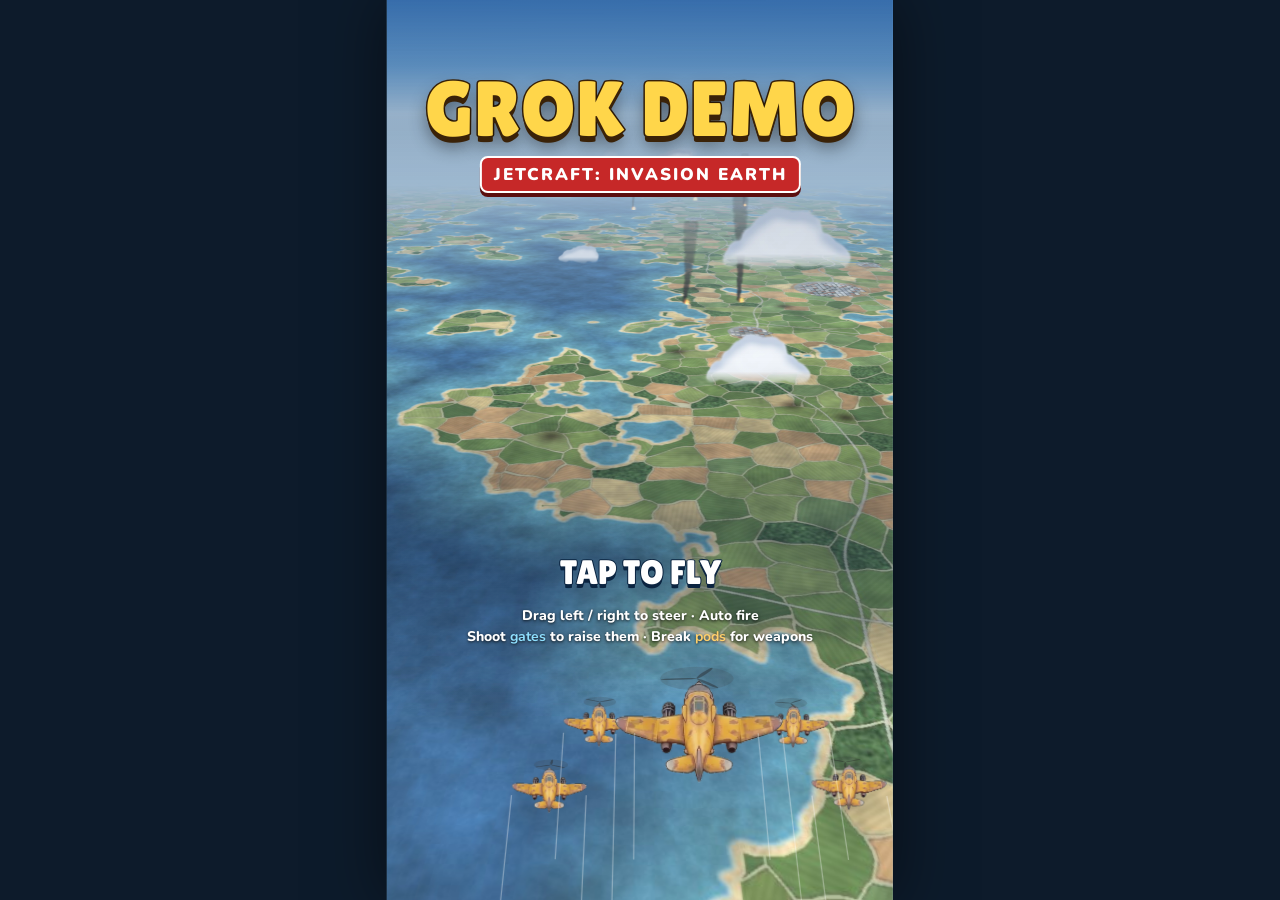
<file: v2/index.html>
<!doctype html>
<html lang="en">
<head>
<meta charset="utf-8">
<meta name="viewport" content="width=device-width, initial-scale=1, maximum-scale=1, user-scalable=no, viewport-fit=cover">
<meta name="theme-color" content="#5fa4e5">
<meta name="apple-mobile-web-app-capable" content="yes">
<meta name="mobile-web-app-capable" content="yes">
<meta name="apple-mobile-web-app-status-bar-style" content="black-translucent">
<link rel="icon" href="data:,">
<title>Grok Demo · Jetcraft: Invasion Earth</title>
<link rel="preload" href="assets/terrain.jpg" as="image" crossorigin>
<link rel="preload" href="fonts/nunito.woff2" as="font" type="font/woff2" crossorigin>
<link rel="preload" href="fonts/lilita.woff2" as="font" type="font/woff2" crossorigin>
<link rel="stylesheet" href="style.css?v=r2-0235f06">
</head>
<body>
<div id="wrap">
  <canvas id="gl"></canvas>
  <canvas id="ui"></canvas>
  <div id="hud" class="hidden">
    <div class="hudrow">
      <div id="hp"><div id="hpfill"></div></div>
      <div id="prog"><div id="progfill"></div><div id="progboss"></div></div>
      <button id="mute" aria-label="Toggle sound">🔊</button>
    </div>
    <div id="score">0</div>
    <div id="weap"></div>
  </div>
  <div id="banner"></div>
  <div id="start" class="screen">
    <div class="logo">
      <div class="logo-top">GROK DEMO</div>
      <div class="logo-sub">JETCRAFT: INVASION EARTH</div>
    </div>
    <div class="spacer"></div>
    <div class="tap">TAP TO FLY</div>
    <div class="hint">Drag left / right to steer · Auto fire<br>Shoot <b class="b">gates</b> to raise them · Break <b>pods</b> for weapons</div>
    <div id="loading">Loading…</div>
  </div>
  <div id="end" class="screen hidden">
    <div class="card">
      <div id="endtitle">MISSION COMPLETE</div>
      <div id="endsub">The Chitin Queen is down!</div>
      <div id="stars"><span>★</span><span>★</span><span>★</span></div>
      <div class="stats">
        <div><b id="st-kills">0</b><small>Spiders</small></div>
        <div><b id="st-drones">0</b><small>Wingmen</small></div>
        <div><b id="st-time">0s</b><small>Time</small></div>
      </div>
      <button id="again">FLY AGAIN</button>
    </div>
  </div>
</div>
<script type="module" src="game.js?v=r2-0235f06"></script>
</body>
</html>
</file>
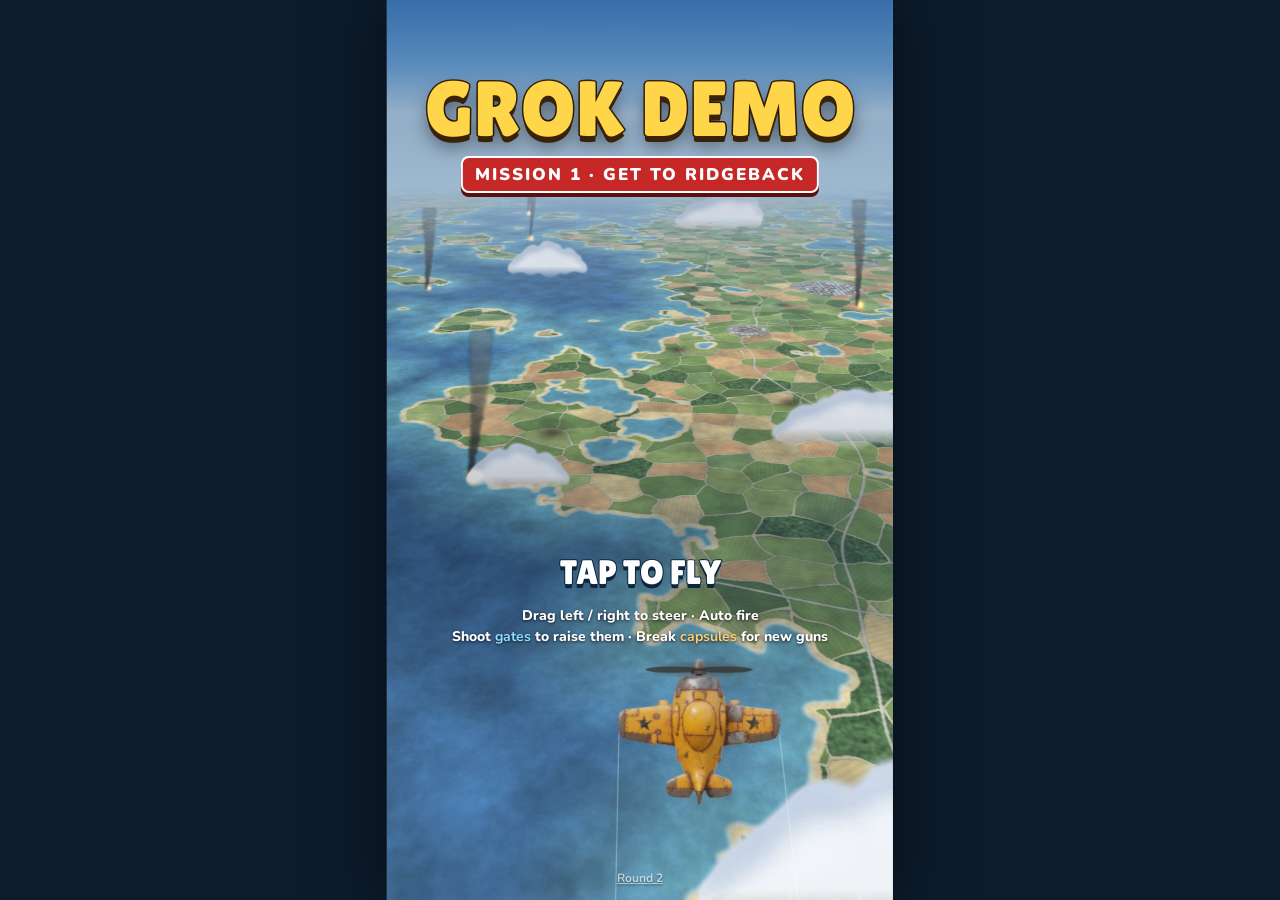
<file: v3/index.html>
<!doctype html>
<html lang="en">
<head>
<meta charset="utf-8">
<meta name="viewport" content="width=device-width, initial-scale=1, maximum-scale=1, user-scalable=no, viewport-fit=cover">
<meta name="theme-color" content="#5fa4e5">
<meta name="apple-mobile-web-app-capable" content="yes">
<meta name="mobile-web-app-capable" content="yes">
<meta name="apple-mobile-web-app-status-bar-style" content="black-translucent">
<link rel="icon" href="data:,">
<title>Grok Demo · Mission 1: Get to Ridgeback</title>
<link rel="preload" href="assets/terrain.jpg?v=r3-75868aa" as="image" crossorigin>
<link rel="preload" href="fonts/nunito.woff2" as="font" type="font/woff2" crossorigin>
<link rel="preload" href="fonts/lilita.woff2" as="font" type="font/woff2" crossorigin>
<link rel="stylesheet" href="style.css?v=r3-75868aa">
</head>
<body>
<div id="wrap">
  <canvas id="gl"></canvas>
  <canvas id="ui"></canvas>
  <div id="hud" class="hidden">
    <div class="hudrow">
      <div id="hp"><div id="hpfill"></div><div id="hpseg"></div></div>
      <div id="prog"><div id="progfill"></div><div id="progboss"></div></div>
      <button id="mute" aria-label="Toggle sound">🔊</button>
    </div>
    <div id="weap"></div>
  </div>
  <div id="bossbar" class="hidden">
    <div id="bossname">KINGSTING</div>
    <div id="bossbg"><div id="bossfill"></div><div id="bosshp">0</div></div>
  </div>
  <div id="banner"></div>
  <div id="start" class="screen">
    <div class="logo">
      <div class="logo-top">GROK DEMO</div>
      <div class="logo-sub">MISSION 1 · GET TO RIDGEBACK</div>
    </div>
    <div class="spacer"></div>
    <div class="tap">TAP TO FLY</div>
    <div class="hint">Drag left / right to steer · Auto fire<br>Shoot <b class="b">gates</b> to raise them · Break <b>capsules</b> for new guns</div>
    <div id="loading">Loading…</div>
    <a id="prevver" href="../v2/" onpointerdown="event.stopPropagation()">Round 2</a>
  </div>
  <div id="end" class="screen hidden">
    <div id="badgewrap">
      <img id="badge" src="assets/badge_complete.webp" alt="Mission complete">
      <div id="shine"></div>
      <div class="bstar s1">★</div><div class="bstar s2">★</div><div class="bstar s3">★</div>
    </div>
    <div class="card">
      <div id="endtitle">MISSION COMPLETE</div>
      <div id="endsub"></div>
      <div class="stats">
        <div><b id="st-kills">0</b><small>Bugs</small></div>
        <div><b id="st-drones">0</b><small>Drones</small></div>
        <div><b id="st-time">0s</b><small>Time</small></div>
      </div>
      <button id="again">FLY AGAIN</button>
    </div>
  </div>
</div>
<script type="module" src="game.js?v=r3-75868aa"></script>
</body>
</html>
</file>
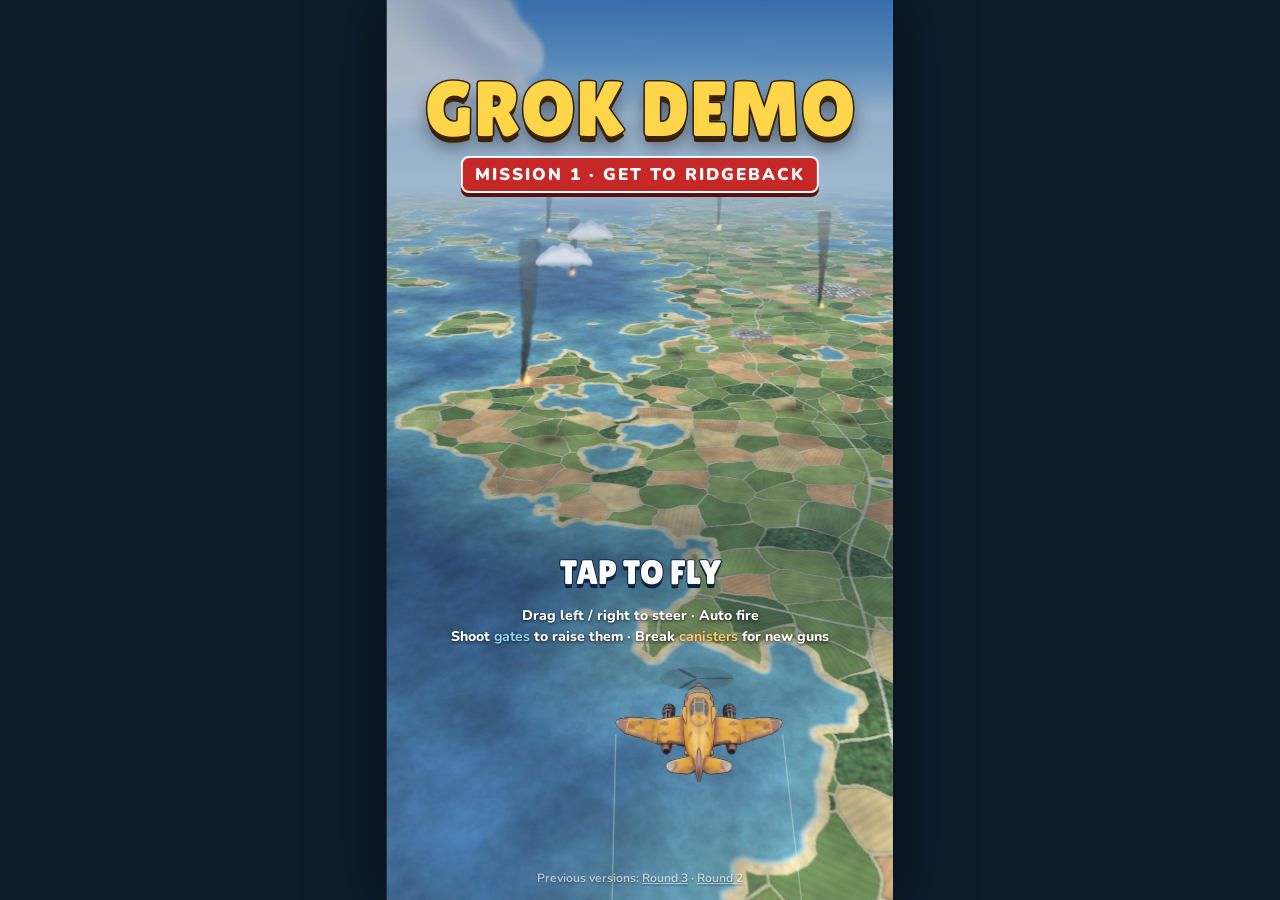
<file: v4/index.html>
<!doctype html>
<html lang="en">
<head>
<meta charset="utf-8">
<meta name="viewport" content="width=device-width, initial-scale=1, maximum-scale=1, user-scalable=no, viewport-fit=cover">
<meta name="theme-color" content="#5fa4e5">
<meta name="apple-mobile-web-app-capable" content="yes">
<meta name="mobile-web-app-capable" content="yes">
<meta name="apple-mobile-web-app-status-bar-style" content="black-translucent">
<link rel="icon" href="data:,">
<title>Grok Demo · Mission 1: Get to Ridgeback</title>
<link rel="preload" href="assets/terrain.jpg?v=r4-2a2688c" as="image" crossorigin>
<link rel="preload" href="fonts/nunito.woff2" as="font" type="font/woff2" crossorigin>
<link rel="preload" href="fonts/lilita.woff2" as="font" type="font/woff2" crossorigin>
<link rel="stylesheet" href="style.css?v=r4-2a2688c">
</head>
<body>
<div id="wrap">
  <canvas id="gl"></canvas>
  <canvas id="ui"></canvas>
  <div id="hud" class="hidden">
    <div class="hudrow">
      <div id="hp"><div id="hpfill"></div><div id="hpseg"></div></div>
      <div id="prog"><div id="progfill"></div><div id="progboss"></div></div>
      <button id="mute" aria-label="Toggle sound">🔊</button>
    </div>
    <div id="weap"></div>
  </div>
  <div id="bossbar" class="hidden">
    <div id="bossname">CHITIN QUEEN</div>
    <div id="bossbg"><div id="bossfill"></div><div id="bosshp">0</div></div>
  </div>
  <div id="banner"></div>
  <div id="start" class="screen">
    <div class="logo">
      <div class="logo-top">GROK DEMO</div>
      <div class="logo-sub">MISSION 1 · GET TO RIDGEBACK</div>
    </div>
    <div class="spacer"></div>
    <div class="tap">TAP TO FLY</div>
    <div class="hint">Drag left / right to steer · Auto fire<br>Shoot <b class="b">gates</b> to raise them · Break <b>canisters</b> for new guns</div>
    <div id="loading">Loading…</div>
    <div id="prevver" onpointerdown="event.stopPropagation()">Previous versions: <a href="../v3/">Round 3</a> · <a href="../v2/">Round 2</a></div>
  </div>
  <div id="end" class="screen hidden">
    <div id="badgewrap">
      <img id="badge" src="assets/badge_complete.webp" alt="Mission complete">
      <div id="shine"></div>
      <div class="bstar s1">★</div><div class="bstar s2">★</div><div class="bstar s3">★</div>
    </div>
    <div class="card">
      <div id="endtitle">MISSION COMPLETE</div>
      <div id="endsub"></div>
      <div class="stats">
        <div><b id="st-kills">0</b><small>Bugs</small></div>
        <div><b id="st-drones">0</b><small>Drones</small></div>
        <div><b id="st-time">0s</b><small>Time</small></div>
      </div>
      <button id="again">FLY AGAIN</button>
    </div>
  </div>
</div>
<script type="module" src="game.js?v=r4-2a2688c"></script>
</body>
</html>
</file>
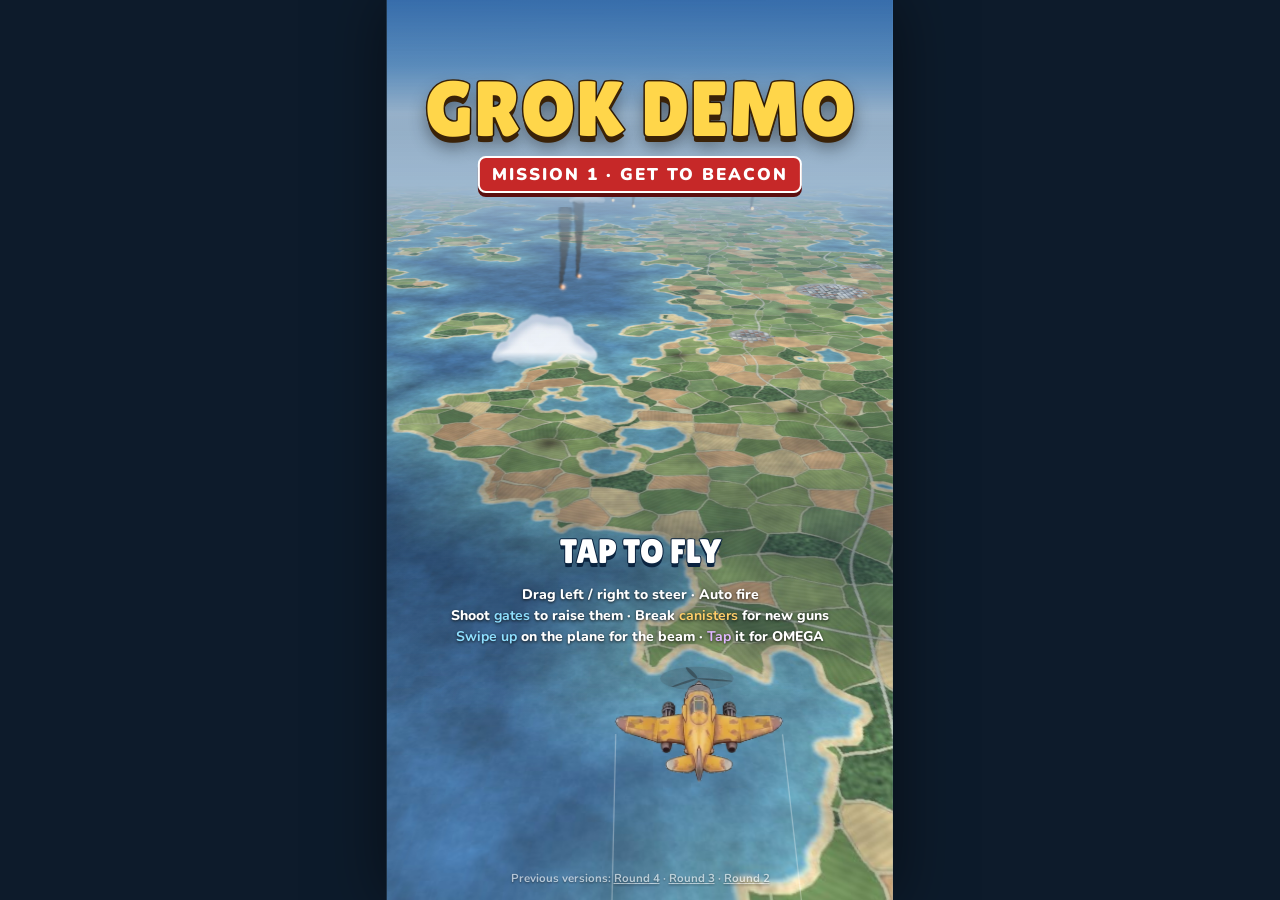
<file: v5/index.html>
<!doctype html>
<html lang="en">
<head>
<meta charset="utf-8">
<meta name="viewport" content="width=device-width, initial-scale=1, maximum-scale=1, user-scalable=no, viewport-fit=cover">
<meta name="theme-color" content="#5fa4e5">
<meta name="apple-mobile-web-app-capable" content="yes">
<meta name="mobile-web-app-capable" content="yes">
<meta name="apple-mobile-web-app-status-bar-style" content="black-translucent">
<link rel="icon" href="data:,">
<title>Grok Demo · Mission 1: Get to Beacon</title>
<link rel="preload" href="assets/terrain.jpg?v=r5-f19e5cd" as="image" crossorigin>
<link rel="preload" href="fonts/nunito.woff2" as="font" type="font/woff2" crossorigin>
<link rel="preload" href="fonts/lilita.woff2" as="font" type="font/woff2" crossorigin>
<link rel="preload" href="fonts/luckiest.woff2" as="font" type="font/woff2" crossorigin>
<link rel="stylesheet" href="style.css?v=r5-f19e5cd">
</head>
<body>
<div id="wrap">
  <canvas id="gl"></canvas>
  <canvas id="ui"></canvas>
  <div id="hud" class="hidden">
    <div class="hudrow">
      <div id="hp"><div id="hpfill"></div><div id="hpseg"></div></div>
      <div id="prog"><div id="progfill"></div><div id="progboss"></div></div>
      <button id="mute" aria-label="Toggle sound">🔊</button>
    </div>
    <div id="omega"><div id="omegafill"></div><span class="ol">OMEGA</span><span class="or">TAP THE PLANE!</span></div>
    <div id="weap"></div>
  </div>
  <div id="bossbar" class="hidden">
    <div id="bossname">CHITIN QUEEN</div>
    <div id="bossbg"><div id="bossfill"></div><div id="bosshp">0</div></div>
  </div>
  <div id="banner"></div>
  <div id="start" class="screen">
    <div class="logo">
      <div class="logo-top">GROK DEMO</div>
      <div class="logo-sub">MISSION 1 · GET TO BEACON</div>
    </div>
    <div class="spacer"></div>
    <div class="tap">TAP TO FLY</div>
    <div class="hint">Drag left / right to steer · Auto fire<br>Shoot <b class="b">gates</b> to raise them · Break <b>canisters</b> for new guns<br><b class="b">Swipe up</b> on the plane for the beam · <b class="p">Tap</b> it for OMEGA</div>
    <div id="loading">Loading…</div>
    <div id="prevver" onpointerdown="event.stopPropagation()">Previous versions: <a href="../v4/">Round 4</a> · <a href="../v3/">Round 3</a> · <a href="../v2/">Round 2</a></div>
  </div>
  <div id="end" class="screen hidden">
    <svg width="0" height="0" style="position:absolute" aria-hidden="true"><defs>
      <radialGradient id="sgOn" cx="40%" cy="32%" r="75%"><stop offset="0" stop-color="#fff9c4"/><stop offset=".4" stop-color="#ffd83a"/><stop offset=".8" stop-color="#f59a00"/><stop offset="1" stop-color="#d86f00"/></radialGradient>
      <radialGradient id="sgOff" cx="40%" cy="32%" r="75%"><stop offset="0" stop-color="#8a93a6"/><stop offset="1" stop-color="#454c5c"/></radialGradient>
    </defs></svg>
    <div id="badgewrap">
      <div id="rays"></div>
      <img id="badge" src="assets/badge_complete.webp" alt="Mission complete">
      <div id="shine"></div>
      <div class="bstar s1"></div><div class="bstar s2"></div><div class="bstar s3"></div>
    </div>
    <div class="card">
      <div id="endtitle">MISSION COMPLETE</div>
      <div id="endsub"></div>
      <div id="rules"></div>
      <div class="stats">
        <div><b id="st-kills">0</b><small>Bugs</small></div>
        <div><b id="st-drones">0</b><small>Drones</small></div>
        <div><b id="st-time">0s</b><small>Time</small></div>
      </div>
      <button id="again">FLY AGAIN</button>
    </div>
    <canvas id="endfx"></canvas>
  </div>
</div>
<script type="module" src="game.js?v=r5-f19e5cd"></script>
</body>
</html>
</file>
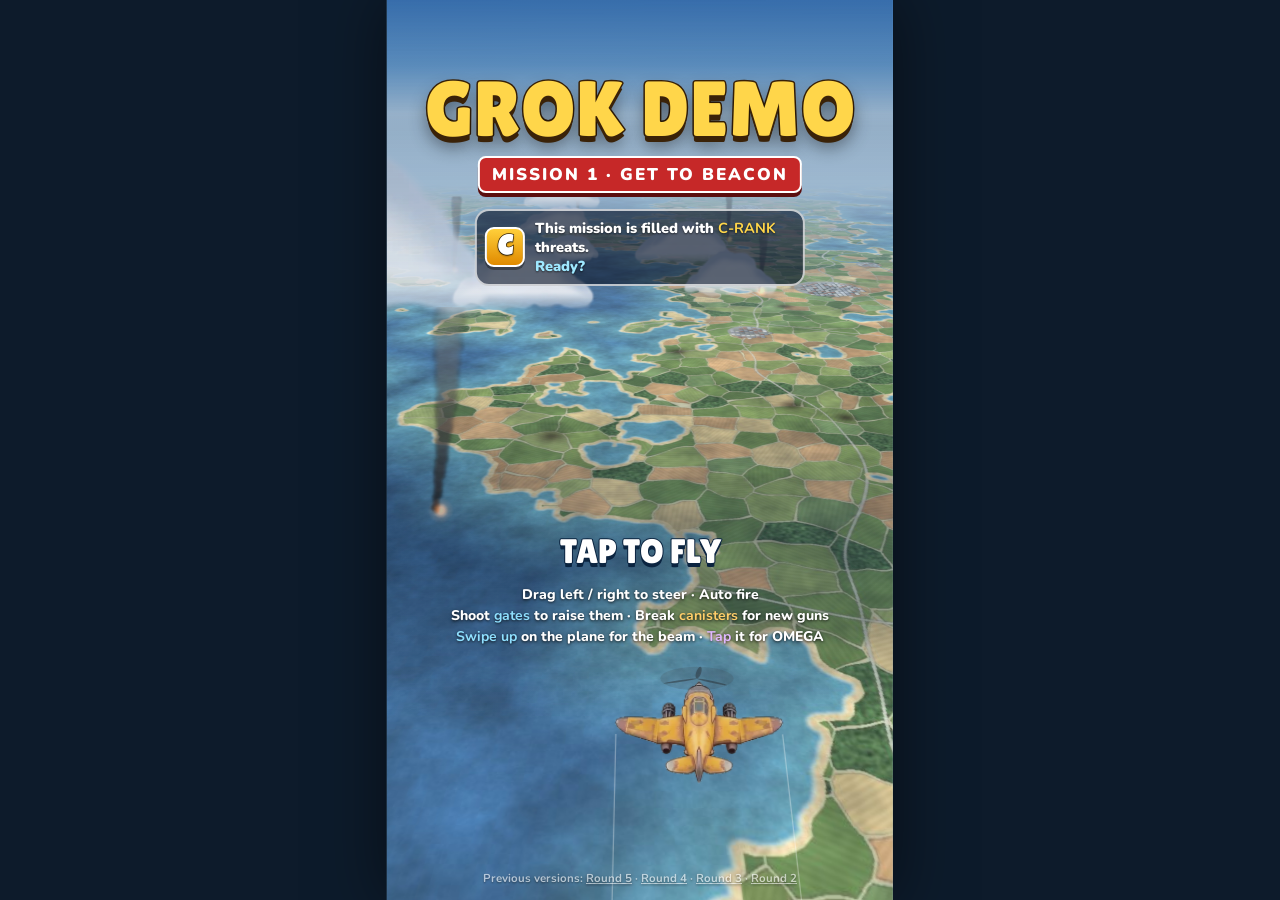
<file: v6/index.html>
<!doctype html>
<html lang="en">
<head>
<meta charset="utf-8">
<meta name="viewport" content="width=device-width, initial-scale=1, maximum-scale=1, user-scalable=no, viewport-fit=cover">
<meta name="theme-color" content="#5fa4e5">
<meta name="apple-mobile-web-app-capable" content="yes">
<meta name="mobile-web-app-capable" content="yes">
<meta name="apple-mobile-web-app-status-bar-style" content="black-translucent">
<link rel="icon" href="data:,">
<title>Grok Demo · Mission 1: Get to Beacon</title>
<link rel="preload" href="assets/terrain.jpg?v=r6-b4f3de1" as="image" crossorigin>
<link rel="preload" href="fonts/nunito.woff2" as="font" type="font/woff2" crossorigin>
<link rel="preload" href="fonts/lilita.woff2" as="font" type="font/woff2" crossorigin>
<link rel="preload" href="fonts/luckiest.woff2" as="font" type="font/woff2" crossorigin>
<link rel="stylesheet" href="style.css?v=r6-b4f3de1">
</head>
<body>
<div id="wrap">
  <canvas id="gl"></canvas>
  <canvas id="ui"></canvas>
  <div id="hud" class="hidden">
    <div class="hudrow">
      <div id="hp"><div id="hpfill"></div><div id="hpseg"></div></div>
      <div id="prog"><div id="progfill"></div><div id="progboss"></div></div>
      <button id="mute" aria-label="Toggle sound">🔊</button>
    </div>
    <div id="omega"><div id="omegafill"></div><span class="ol">OMEGA</span><span class="or">TAP THE PLANE!</span></div>
    <div id="weap"></div>
    <div id="loot">
      <span id="coinBox" class="lb"><i id="coinico" class="ico coin"></i><b id="coinN">0</b></span>
      <span id="gemBox" class="lb hidden"><i id="gemico" class="ico gem"></i><b id="gemN">0</b></span>
      <span id="diaBox" class="lb hidden"><i id="diaico" class="ico dia"></i><b id="diaN">0</b></span>
    </div>
  </div>
  <div id="bossbar" class="hidden">
    <div id="bossname">XORA QUEEN</div>
    <div id="bossbg"><div id="bossfill"></div><div id="bosshp">0</div></div>
  </div>
  <div id="banner"></div>
  <div id="threat"></div>
  <div id="start" class="screen">
    <div class="logo">
      <div class="logo-top">GROK DEMO</div>
      <div class="logo-sub">MISSION 1 · GET TO BEACON</div>
    </div>
    <div class="threatcard"><span class="rank c">C</span><span>This mission is filled with <b>C-RANK</b> threats.<br><em>Ready?</em></span></div>
    <div class="spacer"></div>
    <div class="tap">TAP TO FLY</div>
    <div class="hint">Drag left / right to steer · Auto fire<br>Shoot <b class="b">gates</b> to raise them · Break <b>canisters</b> for new guns<br><b class="b">Swipe up</b> on the plane for the beam · <b class="p">Tap</b> it for OMEGA</div>
    <div id="loading">Loading…</div>
    <div id="prevver" onpointerdown="event.stopPropagation()">Previous versions: <a href="../v5/">Round 5</a> · <a href="../v4/">Round 4</a> · <a href="../v3/">Round 3</a> · <a href="../v2/">Round 2</a></div>
  </div>
  <div id="end" class="screen hidden">
    <svg width="0" height="0" style="position:absolute" aria-hidden="true"><defs>
      <radialGradient id="sgOn" cx="40%" cy="32%" r="75%"><stop offset="0" stop-color="#fff9c4"/><stop offset=".4" stop-color="#ffd83a"/><stop offset=".8" stop-color="#f59a00"/><stop offset="1" stop-color="#d86f00"/></radialGradient>
      <radialGradient id="sgOff" cx="40%" cy="32%" r="75%"><stop offset="0" stop-color="#8a93a6"/><stop offset="1" stop-color="#454c5c"/></radialGradient>
    </defs></svg>
    <div id="badgewrap">
      <div id="rays"></div>
      <img id="badge" src="assets/badge_complete.webp" alt="Mission complete">
      <div id="shine"></div>
      <div class="bstar s1"></div><div class="bstar s2"></div><div class="bstar s3"></div>
    </div>
    <div class="card">
      <div id="endtitle">MISSION COMPLETE</div>
      <div id="endsub"></div>
      <div id="rules"></div>
      <div class="stats">
        <div><b id="st-kills">0</b><small>Xora</small></div>
        <div><b id="st-drones">0</b><small>Drones</small></div>
        <div><b id="st-time">0s</b><small>Time</small></div>
      </div>
      <div id="coinsum">
        <div class="cs-top"><i class="ico coin"></i><b id="st-coins">0</b><small>COINS</small></div>
        <div id="cs-rows"></div>
        <div class="cs-gems"><span><i class="ico gem"></i>&times;<b id="st-gems">0</b></span><span><i class="ico dia"></i>&times;<b id="st-dia">0</b></span><span id="cs-bank"></span></div>
      </div>
      <button id="again">FLY AGAIN</button>
    </div>
    <canvas id="endfx"></canvas>
  </div>
</div>
<script type="module" src="game.js?v=r6-b4f3de1"></script>
</body>
</html>
</file>
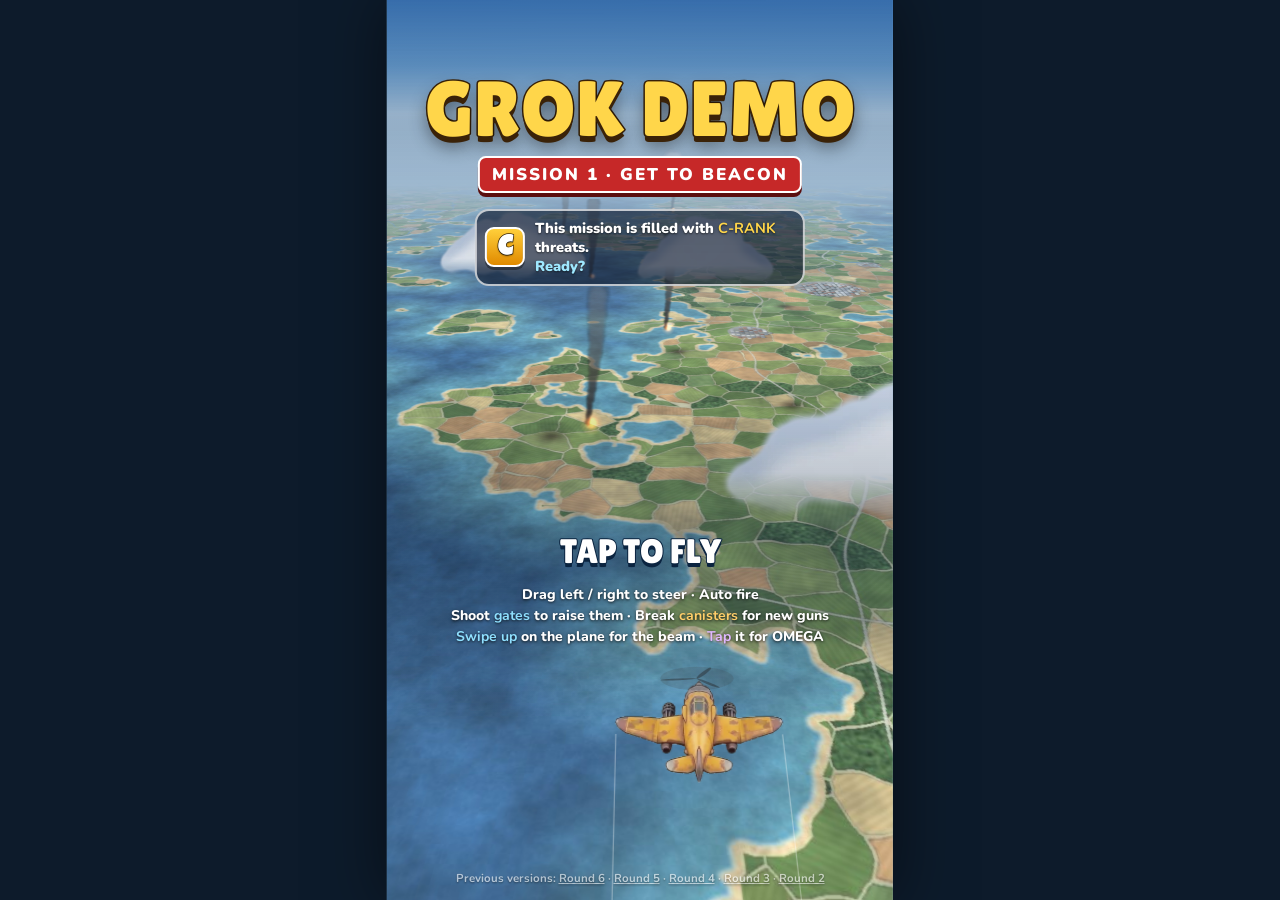
<file: v7/index.html>
<!doctype html>
<html lang="en">
<head>
<meta charset="utf-8">
<meta name="viewport" content="width=device-width, initial-scale=1, maximum-scale=1, user-scalable=no, viewport-fit=cover">
<meta name="theme-color" content="#5fa4e5">
<meta name="apple-mobile-web-app-capable" content="yes">
<meta name="mobile-web-app-capable" content="yes">
<meta name="apple-mobile-web-app-status-bar-style" content="black-translucent">
<link rel="icon" href="data:,">
<title>Grok Demo · Mission 1: Get to Beacon</title>
<link rel="preload" href="assets/terrain.jpg?v=r7-e003488" as="image" crossorigin>
<link rel="preload" href="fonts/nunito.woff2" as="font" type="font/woff2" crossorigin>
<link rel="preload" href="fonts/lilita.woff2" as="font" type="font/woff2" crossorigin>
<link rel="preload" href="fonts/luckiest.woff2" as="font" type="font/woff2" crossorigin>
<link rel="stylesheet" href="style.css?v=r7-e003488">
</head>
<body>
<div id="wrap">
  <canvas id="gl"></canvas>
  <canvas id="ui"></canvas>
  <div id="hud" class="hidden">
    <div class="hudrow">
      <div id="hp"><div id="hpfill"></div><div id="hpseg"></div></div>
      <div id="prog"><div id="progfill"></div><div id="progboss"></div></div>
      <button id="mute" aria-label="Toggle sound">🔊</button>
    </div>
    <div id="omega"><div id="omegafill"></div><span class="ol">OMEGA</span><span class="or">TAP THE PLANE!</span></div>
    <div id="weap"></div>
    <div id="loot">
      <span id="coinBox" class="lb"><i id="coinico" class="ico coin"></i><b id="coinN">0</b></span>
      <span id="gemBox" class="lb hidden"><i id="gemico" class="ico gem"></i><b id="gemN">0</b></span>
      <span id="rbBox" class="lb hidden"><i id="rbico" class="ico ruby"></i><b id="rbN">0</b></span>
      <span id="diaBox" class="lb hidden"><i id="diaico" class="ico dia"></i><b id="diaN">0</b></span>
    </div>
  </div>
  <div id="bossbar" class="hidden">
    <div id="bossname">XORA QUEEN</div>
    <div id="bossbg"><div id="bossfill"></div><div id="bosshp">0</div></div>
  </div>
  <div id="banner"></div>
  <div id="threat"></div>
  <div id="start" class="screen">
    <div class="logo">
      <div class="logo-top">GROK DEMO</div>
      <div class="logo-sub">MISSION 1 · GET TO BEACON</div>
    </div>
    <div class="threatcard"><span class="rank c">C</span><span>This mission is filled with <b>C-RANK</b> threats.<br><em>Ready?</em></span></div>
    <div class="spacer"></div>
    <div class="tap">TAP TO FLY</div>
    <div class="hint">Drag left / right to steer · Auto fire<br>Shoot <b class="b">gates</b> to raise them · Break <b>canisters</b> for new guns<br><b class="b">Swipe up</b> on the plane for the beam · <b class="p">Tap</b> it for OMEGA</div>
    <div id="loading">Loading…</div>
    <div id="prevver" onpointerdown="event.stopPropagation()">Previous versions: <a href="../v6/">Round 6</a> · <a href="../v5/">Round 5</a> · <a href="../v4/">Round 4</a> · <a href="../v3/">Round 3</a> · <a href="../v2/">Round 2</a></div>
  </div>
  <div id="end" class="screen hidden">
    <svg width="0" height="0" style="position:absolute" aria-hidden="true"><defs>
      <radialGradient id="sgOn" cx="40%" cy="32%" r="75%"><stop offset="0" stop-color="#fff9c4"/><stop offset=".4" stop-color="#ffd83a"/><stop offset=".8" stop-color="#f59a00"/><stop offset="1" stop-color="#d86f00"/></radialGradient>
      <radialGradient id="sgOff" cx="40%" cy="32%" r="75%"><stop offset="0" stop-color="#8a93a6"/><stop offset="1" stop-color="#454c5c"/></radialGradient>
    </defs></svg>
    <div id="badgewrap">
      <div id="rays"></div>
      <img id="badge" src="assets/badge_complete.webp" alt="Mission complete">
      <div id="shine"></div>
      <div class="bstar s1"></div><div class="bstar s2"></div><div class="bstar s3"></div>
    </div>
    <div class="card">
      <div id="endtitle">MISSION COMPLETE</div>
      <div id="endsub"></div>
      <div id="rules"></div>
      <div class="stats">
        <div><b id="st-kills">0</b><small>Xora</small></div>
        <div><b id="st-drones">0</b><small>Drones</small></div>
        <div><b id="st-time">0s</b><small>Time</small></div>
      </div>
      <div id="coinsum">
        <div class="cs-top"><i class="ico coin"></i><b id="st-coins">0</b><small>COINS</small></div>
        <div id="cs-rows"></div>
        <div class="cs-gems"><span><i class="ico gem"></i>&times;<b id="st-gems">0</b></span><span><i class="ico dia"></i>&times;<b id="st-dia">0</b></span><span id="cs-bank"></span></div>
      </div>
      <button id="again">FLY AGAIN</button>
    </div>
    <!-- round 7: the Mission Complete sequence (coins, drones, star bonus, stones, total) -->
    <div id="res">
      <div id="r-name">BEACON IN SIGHT</div>
      <div id="r-coins"><div class="r-halo"></div><i id="r-coinico" class="ico coin"></i><b id="r-coinN">0</b><div id="r-bonus"></div></div>
      <div id="r-drones"><div class="r-dtop"><i id="r-droneico" class="ico drone"></i><b id="r-droneN">0</b><span>DRONES</span></div><div id="r-mult">&times;0.4</div></div>
      <div id="r-stones"></div>
      <button id="again2" class="againbtn">CONTINUE</button>
      <div id="r-bank"></div>
    </div>
    <div id="r-flash"></div>
    <canvas id="endfx"></canvas>
  </div>
</div>
<script type="module" src="game.js?v=r7-e003488"></script>
</body>
</html>
</file>
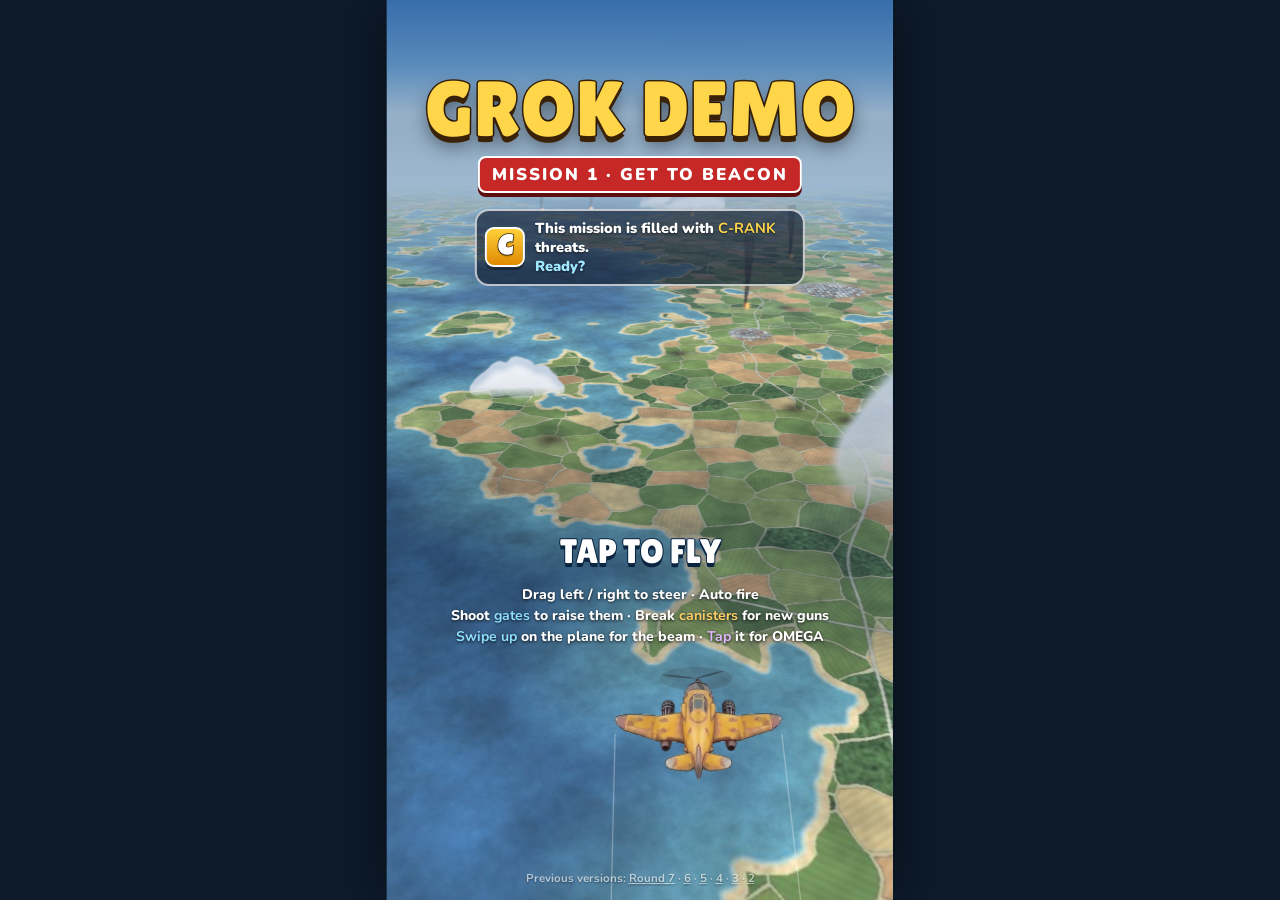
<file: v8/index.html>
<!doctype html>
<html lang="en">
<head>
<meta charset="utf-8">
<meta name="viewport" content="width=device-width, initial-scale=1, maximum-scale=1, user-scalable=no, viewport-fit=cover">
<meta name="theme-color" content="#5fa4e5">
<meta name="apple-mobile-web-app-capable" content="yes">
<meta name="mobile-web-app-capable" content="yes">
<meta name="apple-mobile-web-app-status-bar-style" content="black-translucent">
<link rel="icon" href="data:,">
<title>Grok Demo · Mission 1: Get to Beacon</title>
<link rel="preload" href="assets/terrain.jpg?v=r8-eb1161c" as="image" crossorigin>
<link rel="preload" href="fonts/nunito.woff2" as="font" type="font/woff2" crossorigin>
<link rel="preload" href="fonts/lilita.woff2" as="font" type="font/woff2" crossorigin>
<link rel="preload" href="fonts/luckiest.woff2" as="font" type="font/woff2" crossorigin>
<link rel="stylesheet" href="style.css?v=r8-eb1161c">
</head>
<body>
<div id="wrap">
  <canvas id="gl"></canvas>
  <canvas id="ui"></canvas>
  <div id="hud" class="hidden">
    <div class="hudrow">
      <div id="hp"><div id="hpfill"></div><div id="hpseg"></div></div>
      <div id="prog"><div id="progfill"></div><div id="progboss"></div></div>
      <button id="mute" aria-label="Toggle sound">🔊</button>
    </div>
    <div id="omega"><div id="omegafill"></div><span class="ol">OMEGA</span><span class="or">TAP THE PLANE!</span></div>
    <div id="weap"></div>
    <div id="loot">
      <span id="coinBox" class="lb"><i id="coinico" class="ico coin"></i><b id="coinN">0</b></span>
      <span id="gemBox" class="lb hidden"><i id="gemico" class="ico gem"></i><b id="gemN">0</b></span>
      <span id="rbBox" class="lb hidden"><i id="rbico" class="ico ruby"></i><b id="rbN">0</b></span>
      <span id="diaBox" class="lb hidden"><i id="diaico" class="ico dia"></i><b id="diaN">0</b></span>
    </div>
  </div>
  <div id="bossbar" class="hidden">
    <div id="bossname">XORA QUEEN</div>
    <div id="bossbg"><div id="bossfill"></div><div id="bosshp">0</div></div>
  </div>
  <div id="banner"></div>
  <div id="threat"></div>
  <div id="start" class="screen">
    <div class="logo">
      <div class="logo-top">GROK DEMO</div>
      <div class="logo-sub">MISSION 1 · GET TO BEACON</div>
    </div>
    <div class="threatcard"><span class="rank c">C</span><span>This mission is filled with <b>C-RANK</b> threats.<br><em>Ready?</em></span></div>
    <div class="spacer"></div>
    <div class="tap">TAP TO FLY</div>
    <div class="hint">Drag left / right to steer · Auto fire<br>Shoot <b class="b">gates</b> to raise them · Break <b>canisters</b> for new guns<br><b class="b">Swipe up</b> on the plane for the beam · <b class="p">Tap</b> it for OMEGA</div>
    <div id="loading">Loading…</div>
    <div id="prevver" onpointerdown="event.stopPropagation()">Previous versions: <a href="../v7/">Round 7</a> · <a href="../v6/">6</a> · <a href="../v5/">5</a> · <a href="../v4/">4</a> · <a href="../v3/">3</a> · <a href="../v2/">2</a></div>
  </div>
  <div id="end" class="screen hidden">
    <svg width="0" height="0" style="position:absolute" aria-hidden="true"><defs>
      <radialGradient id="sgOn" cx="40%" cy="32%" r="75%"><stop offset="0" stop-color="#fff9c4"/><stop offset=".4" stop-color="#ffd83a"/><stop offset=".8" stop-color="#f59a00"/><stop offset="1" stop-color="#d86f00"/></radialGradient>
      <radialGradient id="sgOff" cx="40%" cy="32%" r="75%"><stop offset="0" stop-color="#8a93a6"/><stop offset="1" stop-color="#454c5c"/></radialGradient>
    </defs></svg>
    <div id="badgewrap">
      <div id="rays"></div>
      <img id="badge" src="assets/badge_complete.webp" alt="Mission complete">
      <div id="shine"></div>
      <div class="bstar s1"></div><div class="bstar s2"></div><div class="bstar s3"></div>
    </div>
    <div class="card">
      <div id="endtitle">MISSION COMPLETE</div>
      <div id="endsub"></div>
      <div id="rules"></div>
      <div class="stats">
        <div><b id="st-kills">0</b><small>Xora</small></div>
        <div><b id="st-drones">0</b><small>Drones</small></div>
        <div><b id="st-time">0s</b><small>Time</small></div>
      </div>
      <div id="coinsum">
        <div class="cs-top"><i class="ico coin"></i><b id="st-coins">0</b><small>COINS</small></div>
        <div id="cs-rows"></div>
        <div class="cs-gems"><span><i class="ico gem"></i>&times;<b id="st-gems">0</b></span><span><i class="ico dia"></i>&times;<b id="st-dia">0</b></span><span id="cs-bank"></span></div>
      </div>
      <button id="again">FLY AGAIN</button>
    </div>
    <!-- round 7: the Mission Complete sequence (coins, drones, star bonus, stones, total) -->
    <div id="res">
      <div id="r-name">BEACON IN SIGHT</div>
      <div id="r-coins"><div class="r-halo"></div><i id="r-coinico" class="ico coin"></i><b id="r-coinN">0</b><div id="r-bonus"></div></div>
      <div id="r-drones"><div class="r-dtop"><i id="r-droneico" class="ico drone"></i><b id="r-droneN">0</b><span>DRONES</span></div><div id="r-mult">&times;0.4</div></div>
      <div id="r-stones"></div>
      <button id="again2" class="againbtn">CONTINUE</button>
      <div id="r-bank"></div>
    </div>
    <div id="r-flash"></div>
    <canvas id="endfx"></canvas>
  </div>
</div>
<script type="module" src="game.js?v=r8-eb1161c"></script>
</body>
</html>
</file>
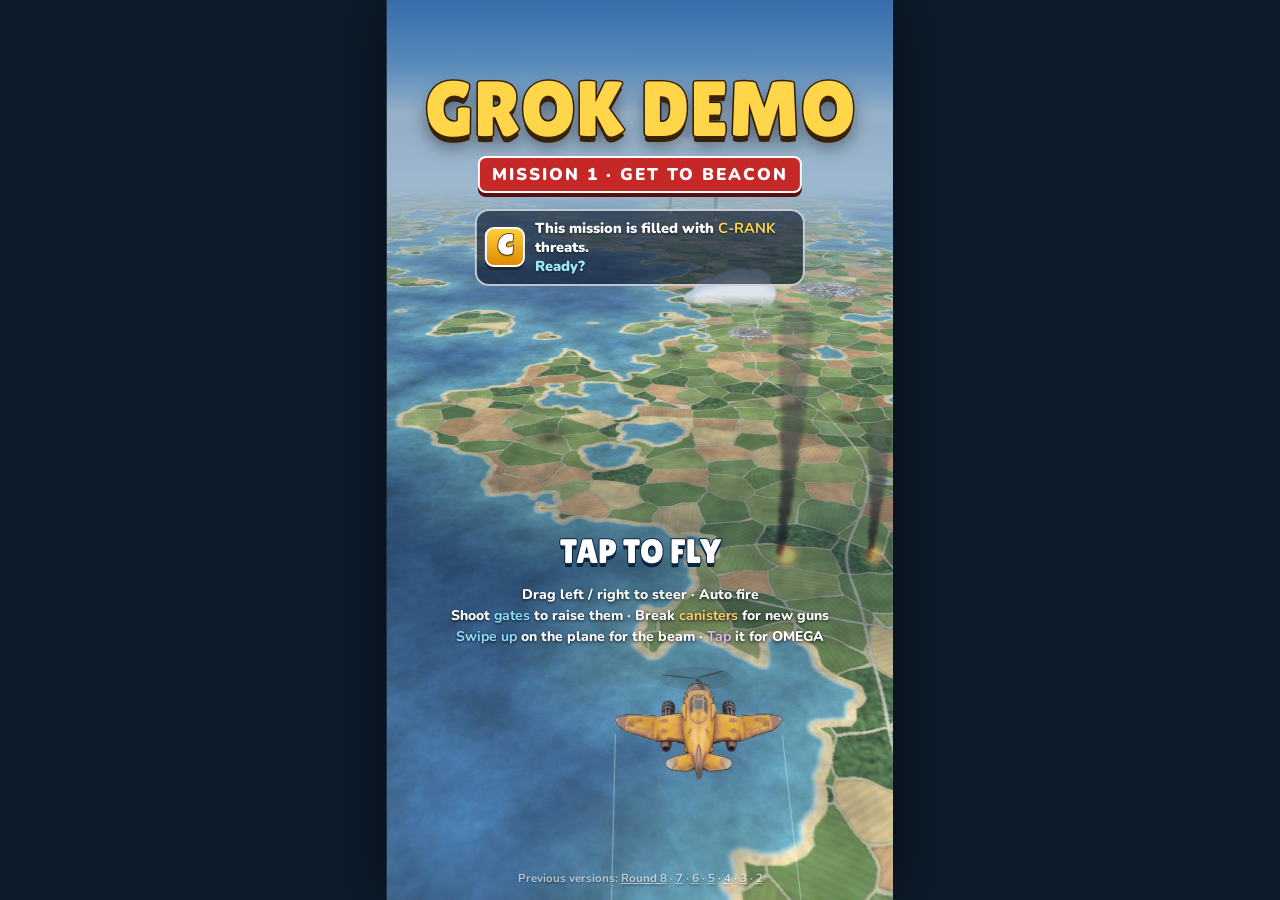
<file: v9/index.html>
<!doctype html>
<html lang="en">
<head>
<meta charset="utf-8">
<meta name="viewport" content="width=device-width, initial-scale=1, maximum-scale=1, user-scalable=no, viewport-fit=cover">
<meta name="theme-color" content="#5fa4e5">
<meta name="apple-mobile-web-app-capable" content="yes">
<meta name="mobile-web-app-capable" content="yes">
<meta name="apple-mobile-web-app-status-bar-style" content="black-translucent">
<link rel="icon" href="data:,">
<title>Grok Demo · Mission 1: Get to Beacon</title>
<link rel="preload" href="assets/terrain.jpg?v=r9-0cbb2ac" as="image" crossorigin>
<link rel="preload" href="fonts/nunito.woff2" as="font" type="font/woff2" crossorigin>
<link rel="preload" href="fonts/lilita.woff2" as="font" type="font/woff2" crossorigin>
<link rel="preload" href="fonts/luckiest.woff2" as="font" type="font/woff2" crossorigin>
<link rel="stylesheet" href="style.css?v=r9-0cbb2ac">
</head>
<body>
<div id="wrap">
  <canvas id="gl"></canvas>
  <canvas id="ui"></canvas>
  <div id="hud" class="hidden">
    <div class="hudrow">
      <div id="hp"><div id="hpfill"></div><div id="hpseg"></div></div>
      <div id="prog"><div id="progfill"></div><div id="progboss"></div></div>
      <button id="mute" aria-label="Toggle sound">🔊</button>
    </div>
    <div id="omega"><div id="omegafill"></div><span class="ol">OMEGA</span><span class="or">TAP THE PLANE!</span></div>
    <div id="weap"></div>
    <div id="loot">
      <span id="coinBox" class="lb"><i id="coinico" class="ico coin"></i><b id="coinN">0</b></span>
      <span id="gemBox" class="lb hidden"><i id="gemico" class="ico gem"></i><b id="gemN">0</b></span>
      <span id="rbBox" class="lb hidden"><i id="rbico" class="ico ruby"></i><b id="rbN">0</b></span>
      <span id="diaBox" class="lb hidden"><i id="diaico" class="ico dia"></i><b id="diaN">0</b></span>
    </div>
  </div>
  <div id="bossbar" class="hidden">
    <div id="bossname">XORA QUEEN</div>
    <div id="bossbg"><div id="bossfill"></div><div id="bosshp">0</div></div>
  </div>
  <div id="banner"></div>
  <div id="threat"></div>
  <div id="start" class="screen">
    <div class="logo">
      <div class="logo-top">GROK DEMO</div>
      <div class="logo-sub">MISSION 1 · GET TO BEACON</div>
    </div>
    <div class="threatcard"><span class="rank c">C</span><span>This mission is filled with <b>C-RANK</b> threats.<br><em>Ready?</em></span></div>
    <div class="spacer"></div>
    <div class="tap">TAP TO FLY</div>
    <div class="hint">Drag left / right to steer · Auto fire<br>Shoot <b class="b">gates</b> to raise them · Break <b>canisters</b> for new guns<br><b class="b">Swipe up</b> on the plane for the beam · <b class="p">Tap</b> it for OMEGA</div>
    <div id="loading">Loading…</div>
    <div id="prevver" onpointerdown="event.stopPropagation()">Previous versions: <a href="../v8/">Round 8</a> · <a href="../v7/">7</a> · <a href="../v6/">6</a> · <a href="../v5/">5</a> · <a href="../v4/">4</a> · <a href="../v3/">3</a> · <a href="../v2/">2</a></div>
  </div>
  <div id="end" class="screen hidden">
    <svg width="0" height="0" style="position:absolute" aria-hidden="true"><defs>
      <radialGradient id="sgOn" cx="40%" cy="32%" r="75%"><stop offset="0" stop-color="#fff9c4"/><stop offset=".4" stop-color="#ffd83a"/><stop offset=".8" stop-color="#f59a00"/><stop offset="1" stop-color="#d86f00"/></radialGradient>
      <radialGradient id="sgOff" cx="40%" cy="32%" r="75%"><stop offset="0" stop-color="#8a93a6"/><stop offset="1" stop-color="#454c5c"/></radialGradient>
    </defs></svg>
    <div id="badgewrap">
      <div id="rays"></div>
      <img id="badge" src="assets/badge_complete.webp" alt="Mission complete">
      <div id="shine"></div>
      <div class="bstar s1"></div><div class="bstar s2"></div><div class="bstar s3"></div>
    </div>
    <div class="card">
      <div id="endtitle">MISSION COMPLETE</div>
      <div id="endsub"></div>
      <div id="rules"></div>
      <div class="stats">
        <div><b id="st-kills">0</b><small>Xora</small></div>
        <div><b id="st-drones">0</b><small>Drones</small></div>
        <div><b id="st-time">0s</b><small>Time</small></div>
      </div>
      <div id="coinsum">
        <div class="cs-top"><i class="ico coin"></i><b id="st-coins">0</b><small>COINS</small></div>
        <div id="cs-rows"></div>
        <div class="cs-gems"><span><i class="ico gem"></i>&times;<b id="st-gems">0</b></span><span><i class="ico dia"></i>&times;<b id="st-dia">0</b></span><span id="cs-bank"></span></div>
      </div>
      <button id="again">FLY AGAIN</button>
    </div>
    <!-- round 7: the Mission Complete sequence (coins, drones, star bonus, stones, total) -->
    <div id="res">
      <div id="r-name">BEACON IN SIGHT</div>
      <div id="r-coins"><div class="r-halo"></div><i id="r-coinico" class="ico coin"></i><b id="r-coinN">0</b><div id="r-bonus"></div></div>
      <div id="r-drones"><div class="r-dtop"><i id="r-droneico" class="ico drone"></i><b id="r-droneN">0</b><span>DRONES</span></div><div id="r-mult">&times;0.4</div></div>
      <div id="r-stones"></div>
      <button id="again2" class="againbtn">CONTINUE</button>
      <div id="r-bank"></div>
    </div>
    <div id="r-flash"></div>
    <canvas id="endfx"></canvas>
  </div>
</div>
<script type="module" src="game.js?v=r9-0cbb2ac"></script>
</body>
</html>
</file>
<file: style.css>
@font-face{font-family:'Lilita';src:url(fonts/lilita.woff2) format('woff2');font-display:swap}
@font-face{font-family:'NunitoG';src:url(fonts/nunito.woff2) format('woff2');font-weight:200 1000;font-display:swap}
*{box-sizing:border-box;-webkit-tap-highlight-color:transparent}
html,body{margin:0;height:100%;overflow:hidden;background:#0d1b2b;touch-action:none;overscroll-behavior:none;-webkit-user-select:none;user-select:none;-webkit-touch-callout:none;font-family:NunitoG,system-ui,sans-serif;color:#fff}
body{position:fixed;inset:0}
#wrap{position:absolute;top:0;bottom:0;left:50%;transform:translateX(-50%);width:100%;overflow:hidden;background:#7fb4e0;touch-action:none}
@media (min-aspect-ratio: 62/100){#wrap{width:calc(100dvh * 0.5625);width:calc(100vh * 0.5625);box-shadow:0 0 60px rgba(0,0,0,.5)}}
@supports (height:100dvh){@media (min-aspect-ratio: 62/100){#wrap{width:calc(100dvh * 0.5625)}}}
canvas{position:absolute;inset:0;width:100%;height:100%;display:block;touch-action:none}
.hidden{display:none!important}
#hud{position:absolute;left:0;right:0;top:0;padding:calc(env(safe-area-inset-top) + 10px) 12px 0;pointer-events:none}
.hudrow{display:flex;align-items:center;gap:10px}
#hp{position:relative;width:104px;height:16px;border-radius:9px;background:rgba(10,30,60,.55);border:2px solid rgba(255,255,255,.9);box-shadow:0 2px 4px rgba(0,0,0,.25);margin-right:12px;overflow:hidden}
#hp:before{content:'\2665';position:absolute;left:-1px;top:50%;transform:translateY(-52%);z-index:2;font-size:15px;color:#fff;text-shadow:0 1px 2px rgba(0,0,0,.6);padding-left:4px}
#hpfill{position:absolute;left:0;top:0;bottom:0;width:100%;background:hsl(120,90%,48%);transition:width .25s,background .25s}
#hpseg{position:absolute;left:50%;top:0;bottom:0;width:2px;margin-left:-1px;background:rgba(10,20,40,.85);z-index:1}
#weap{display:flex;align-items:center;gap:4px;margin-top:6px;font-family:NunitoG,system-ui,sans-serif;font-weight:900;font-size:13px;letter-spacing:.3px;text-shadow:0 1px 0 #123,0 0 4px rgba(0,0,0,.5);padding-left:2px}
#weap img{height:20px;filter:drop-shadow(0 1px 1px rgba(0,0,0,.6))}
#weap i{font-style:normal;color:#dff3ff;margin-left:6px;opacity:.9}
#prog{flex:1;height:12px;border-radius:8px;background:rgba(10,30,60,.45);border:2px solid rgba(255,255,255,.85);position:relative;overflow:visible;box-shadow:0 2px 4px rgba(0,0,0,.25)}
#progfill{position:absolute;left:0;top:0;bottom:0;width:0%;border-radius:6px;background:linear-gradient(#ffe36a,#ffae22)}
#progboss{position:absolute;right:-12px;top:50%;width:28px;height:28px;margin-top:-14px;border-radius:50%;background:#c62828 url(assets/r2_boss.webp) center/86% no-repeat;border:2px solid #fff;box-shadow:0 2px 4px rgba(0,0,0,.35)}
#mute{pointer-events:auto;width:40px;height:40px;border-radius:50%;border:2px solid rgba(255,255,255,.9);background:rgba(10,30,60,.45);color:#fff;font-size:18px;line-height:1;padding:0;margin-left:10px}
#banner{position:absolute;left:0;right:0;top:32%;text-align:center;font-family:Lilita,sans-serif;font-size:34px;letter-spacing:1px;color:#fff;text-shadow:0 4px 0 #0b2440,0 0 20px rgba(80,180,255,.7);pointer-events:none;opacity:0;transform:scale(.6);transition:opacity .25s,transform .25s}
#banner.show{opacity:1;transform:scale(1)}
#banner.warn{color:#ff5a4a;text-shadow:0 4px 0 #3a0b0b,0 0 24px rgba(255,60,40,.8)}
#banner small{display:block;font-size:17px;font-family:NunitoG,sans-serif;font-weight:900;text-shadow:0 2px 3px rgba(0,0,0,.6)}
.screen{position:absolute;inset:0;display:flex;flex-direction:column;align-items:center;padding:calc(env(safe-area-inset-top) + 8vh) 20px calc(env(safe-area-inset-bottom) + 27vh)}
#start{background:linear-gradient(rgba(12,40,80,.35),rgba(12,40,80,0) 40%,rgba(8,25,50,.35) 62%,rgba(8,25,50,0) 80%)}
.spacer{flex:1}
.tap{font-family:Lilita,sans-serif;font-size:34px;color:#fff;text-shadow:0 4px 0 #0b2440;animation:pulse 1.1s ease-in-out infinite}
#loading{margin-top:10px;font-weight:800;font-size:13px;opacity:.8}
@keyframes pulse{50%{transform:scale(1.08)}}
@keyframes drop{from{transform:translateY(-40px) scale(.7);opacity:0}}
#end{justify-content:center;background:rgba(8,20,40,.45)}
#bossbar{position:absolute;left:14px;right:14px;top:calc(env(safe-area-inset-top) + 84px);pointer-events:none;text-align:center;animation:drop .5s cubic-bezier(.2,1.4,.4,1) both}
#bossname{display:inline-block;font-family:Lilita,sans-serif;font-size:20px;letter-spacing:2px;color:#fff;background:linear-gradient(#d8342a,#8a1410);border:2px solid #ffd0c0;border-radius:8px;padding:1px 14px 2px;box-shadow:0 3px 0 #4a0808;margin-bottom:-3px;position:relative;z-index:1;text-shadow:0 3px 0 #4a0808}
#bossbg{position:relative;height:20px;border-radius:11px;background:#2a2f3a;border:3px solid #1b1e24;box-shadow:0 0 0 2px rgba(255,255,255,.75),0 4px 10px rgba(0,0,0,.4);overflow:hidden}
#bossfill{position:absolute;left:0;top:0;bottom:0;width:100%;background:linear-gradient(#ff8a4a,#e0321a 60%,#a81a0a);transition:width .12s}
#bosshp{position:absolute;inset:0;font-family:Lilita,sans-serif;font-size:15px;line-height:15px;color:#fff;text-shadow:0 3px 0 #3a0808}
#end{justify-content:center;gap:6px}
#badgewrap{position:relative;width:min(96%,420px);aspect-ratio:820/336;margin-bottom:-4px;animation:badgepop .7s cubic-bezier(.2,1.5,.4,1) both;filter:drop-shadow(0 10px 18px rgba(0,0,0,.45))}
#badge{width:100%;height:100%;display:block}
#shine{position:absolute;inset:0;-webkit-mask:url(assets/badge_complete.webp) center/100% 100% no-repeat;mask:url(assets/badge_complete.webp) center/100% 100% no-repeat;background:linear-gradient(105deg,rgba(255,255,255,0) 35%,rgba(255,255,255,.85) 48%,rgba(255,250,210,.9) 52%,rgba(255,255,255,0) 65%) no-repeat;background-size:250% 100%;background-position:130% 0;mix-blend-mode:screen}
#end.play #shine{animation:shine 2.6s .7s ease-in-out infinite}
.bstar{position:absolute;width:9.4%;aspect-ratio:1;margin:-4.7% 0 0 -4.7%;display:flex;align-items:center;justify-content:center;font-size:min(9vw,40px);line-height:1;color:#ffd64a;text-shadow:0 0 12px rgba(255,210,80,.9);opacity:0;transform:scale(0)}
.bstar.s1{left:37.4%;top:23.2%}.bstar.s2{left:50%;top:12.8%}.bstar.s3{left:62.4%;top:23.2%}
#end.play .bstar.on{animation:starpop .45s cubic-bezier(.2,1.8,.4,1) forwards}
#end.play .bstar.s1.on{animation-delay:.8s}#end.play .bstar.s2.on{animation-delay:1.05s}#end.play .bstar.s3.on{animation-delay:1.3s}
@keyframes badgepop{0%{transform:scale(.2);opacity:0}60%{opacity:1}100%{transform:scale(1)}}
@keyframes shine{0%{background-position:130% 0}45%,100%{background-position:-30% 0}}
@keyframes starpop{0%{opacity:0;transform:scale(0) rotate(-40deg)}100%{opacity:1;transform:scale(1) rotate(0)}}
/* ---- round 5 ---- */
@font-face{font-family:'LuckiestG';src:url(fonts/luckiest.woff2) format('woff2');font-display:swap}
/* Omega Beam charge bar */
#omega{position:relative;width:150px;height:14px;margin-top:7px;border-radius:8px;background:rgba(30,10,60,.55);border:2px solid rgba(230,210,255,.9);overflow:hidden;box-shadow:0 2px 4px rgba(0,0,0,.25)}
#omegafill{position:absolute;left:0;top:0;bottom:0;width:0;background:linear-gradient(90deg,#6a2cff,#b77bff 70%,#f2e6ff);transition:width .15s}
#omega span{position:absolute;inset:0;font-family:LuckiestG,Lilita,sans-serif;font-size:11px;line-height:14px;letter-spacing:1px;padding-left:6px;color:#fff;text-shadow:0 3px 0 #2a0a4a}
#omega .or{display:none;text-align:center;padding:0}
#omega.full{border-color:#fff;animation:omegaPulse .6s ease-in-out infinite alternate}
#omega.full .ol{display:none}#omega.full .or{display:block}
#omega.full #omegafill{background:linear-gradient(90deg,#9a5cff,#f4e8ff,#9a5cff);background-size:200% 100%;animation:omegaFlow 1s linear infinite}
@keyframes omegaPulse{from{box-shadow:0 0 6px 2px rgba(190,140,255,.7)}to{box-shadow:0 0 16px 6px rgba(230,200,255,1)}}
@keyframes omegaFlow{to{background-position:-200% 0}}
#weap i.bm{color:#9fe0ff}#weap i.drain{color:#ff8a7a}
/* Mission Complete: the gold strip stomps down, cartoon stars thud into their slots */
#endfx{position:absolute;inset:0;width:100%;height:100%;pointer-events:none;z-index:5}
#badgewrap{animation:none;opacity:0}
#badgewrap.stomp{animation:stomp .62s cubic-bezier(.55,0,1,.45) both}
@keyframes stomp{0%{opacity:0;transform:scale(3.4) rotate(-6deg)}20%{opacity:1}53%{transform:scale(1) rotate(0)}64%{transform:scale(1.1,.84) translateY(6%)}78%{transform:scale(.96,1.05)}90%{transform:scale(1.02,.98)}100%{opacity:1;transform:scale(1)}}
#end.play #shine{animation:none}
#end.landed #shine{animation:shine 2.6s .6s ease-in-out infinite}
.bstar{width:12.5%;margin:-6.25% 0 0 -6.25%;font-size:0;text-shadow:none;filter:drop-shadow(0 3px 0 rgba(60,30,0,.55))}
.bstar svg{width:100%;height:100%;display:block;overflow:visible}
.bstar.off{opacity:0;transform:scale(.7)}
#end.landed .bstar.off{opacity:.8;transform:scale(.72);transition:opacity .3s,transform .3s}
#end.play .bstar.on{animation:none;opacity:0}
#end.play .bstar.on.pop{animation:starpop .3s cubic-bezier(.2,1.8,.4,1) forwards}
#end.play .bstar.on.land{animation:starland .5s cubic-bezier(.6,0,1,.5) forwards}
@keyframes starland{0%{opacity:0;transform:scale(3) rotate(-35deg)}40%{opacity:1}46%{transform:scale(1) rotate(0)}62%{transform:scale(1.28,.72)}78%{transform:scale(.9,1.12)}90%{transform:scale(1.05,.95)}100%{opacity:1;transform:scale(1)}}
#end.mega .bstar.on svg{animation:starGlow .8s ease-in-out infinite alternate}
@keyframes starGlow{from{filter:drop-shadow(0 0 4px #fff3a0)}to{filter:drop-shadow(0 0 16px #ffe060) brightness(1.15)}}
#rays{position:absolute;left:50%;top:44%;width:190%;aspect-ratio:1;transform:translate(-50%,-50%);border-radius:50%;opacity:0;pointer-events:none;z-index:-1;
  background:repeating-conic-gradient(from 0deg,rgba(255,236,150,.55) 0 9deg,rgba(255,236,150,0) 9deg 22deg);-webkit-mask:radial-gradient(closest-side,#000 25%,transparent 100%);mask:radial-gradient(closest-side,#000 25%,transparent 100%)}
#end.nice #rays{opacity:.45;animation:spin 14s linear infinite;transition:opacity .6s}
#end.mega #rays{opacity:1;animation:spin 7s linear infinite;transition:opacity .4s}
#end.mega #badgewrap{filter:drop-shadow(0 0 22px rgba(255,220,90,.95)) drop-shadow(0 10px 18px rgba(0,0,0,.45))}
@keyframes spin{to{transform:translate(-50%,-50%) rotate(360deg)}}
#end.shk-big{animation:shkBig .45s ease-out}
#end.shk-small{animation:shkSmall .22s ease-out}
@keyframes shkBig{0%{transform:translate(0,0)}15%{transform:translate(-9px,11px)}30%{transform:translate(8px,-7px)}45%{transform:translate(-6px,5px)}60%{transform:translate(4px,-3px)}80%{transform:translate(-2px,1px)}100%{transform:translate(0,0)}}
@keyframes shkSmall{0%{transform:translate(0,0)}25%{transform:translate(-3px,4px)}50%{transform:translate(3px,-2px)}75%{transform:translate(-1px,1px)}100%{transform:translate(0,0)}}
/* ---- round 6 ---- */
/* HUD loot counters (coins, gems, diamonds) */
#loot{position:absolute;right:12px;top:calc(env(safe-area-inset-top) + 58px);display:flex;flex-direction:column;align-items:flex-end;gap:4px}
#loot .lb{display:flex;align-items:center;gap:4px;padding:2px 9px 2px 3px;border-radius:14px;background:rgba(40,24,0,.55);border:2px solid rgba(255,220,110,.95);box-shadow:0 2px 4px rgba(0,0,0,.3);font-family:LuckiestG,Lilita,sans-serif;font-size:16px;line-height:18px;color:#ffe066;min-width:62px;justify-content:flex-start;text-shadow:0 3px 0 #3a1d00}
#loot .lb b{font-weight:400}
#loot #gemBox{border-color:#7dffb0;color:#bfffd8;background:rgba(0,40,20,.55)}
#loot #diaBox{border-color:#bff4ff;color:#e8fbff;background:rgba(0,30,50,.55)}
.ico{display:inline-block;width:20px;height:20px;background:center/contain no-repeat;vertical-align:middle}
.ico.coin{background-image:var(--coin)}.ico.gem{background-image:var(--gem)}.ico.dia{background-image:var(--dia)}
#loot .bump{animation:lbump .22s ease-out}
@keyframes lbump{40%{transform:scale(1.18)}}
#weap i.rf{color:#d8ff6a}
/* threat ranks */
.rank{flex:none;width:40px;height:40px;border-radius:9px;display:flex;align-items:center;justify-content:center;font-family:LuckiestG,Lilita,sans-serif;font-size:28px;padding-top:4px;color:#fff;border:2px solid #fff;box-shadow:0 3px 0 rgba(0,0,0,.35);text-shadow:0 3px 0 #2a1a00}
.rank.c{background:linear-gradient(#ffcf3a,#e08a00)}
#threat{position:absolute;left:-4%;right:-4%;top:21%;display:flex;align-items:center;justify-content:center;gap:12px;padding:12px 0;pointer-events:none;opacity:0;transform:scaleY(0);
  background:repeating-linear-gradient(-45deg,rgba(20,0,0,.9) 0 18px,rgba(150,10,10,.9) 18px 36px);border-top:4px solid #ffcf3a;border-bottom:4px solid #ffcf3a;box-shadow:0 0 30px rgba(255,40,20,.8)}
#threat.show{animation:thrIn .45s cubic-bezier(.2,1.6,.4,1) forwards,thrFlash .5s .45s steps(2) 6}
#threat.out{opacity:1;transform:scaleY(1);animation:thrOut .35s ease-in forwards}
#threat .tr-rank{width:58px;height:58px;border-radius:12px;background:linear-gradient(#ff5a3a,#a8100a);border:3px solid #fff;font-family:LuckiestG,Lilita,sans-serif;font-size:42px;padding-top:6px;display:flex;align-items:center;justify-content:center;color:#fff;box-shadow:0 0 18px rgba(255,80,40,.9);text-shadow:0 3px 0 #3a0000}
#threat .tr-txt{text-align:left}
#threat b{display:block;font-family:LuckiestG,Lilita,sans-serif;font-weight:400;font-size:30px;line-height:1;color:#ffcf3a;text-shadow:0 3px 0 #3a0a00;letter-spacing:1px}
#threat small{display:block;margin-top:4px;font-family:LuckiestG,Lilita,sans-serif;font-size:16.5px;letter-spacing:1px;color:#fff;text-shadow:0 3px 0 #3a0000}
@keyframes thrIn{0%{opacity:0;transform:scaleY(0) scaleX(1.4)}100%{opacity:1;transform:scaleY(1)}}
@keyframes thrFlash{0%{filter:brightness(1)}100%{filter:brightness(1.6)}}
@keyframes thrOut{to{opacity:0;transform:scaleY(0)}}
/* results: coin tally */
/* the weapon line leaves room for the loot counters on the right */
#weap{flex-wrap:wrap;max-width:calc(100% - 92px);row-gap:0}
#weap b,#weap i{white-space:nowrap}
/* results: the card is taller now (coin tally), so centre it in the full screen */
#end{padding-top:calc(env(safe-area-inset-top) + 3vh);padding-bottom:calc(env(safe-area-inset-bottom) + 2vh)}
/* ---- round 7 ---- */
/* HUD ruby counter */
.ico.ruby{background-image:var(--ruby)}.ico.drone{background-image:var(--drone)}
#loot #rbBox{border-color:#ff8aa0;color:#ffd0da;background:rgba(50,0,12,.55)}
/* Mission Complete: the old card is only for SHOT DOWN; the win screen is the timed #res sequence */
#end.lose #res,#end.lose #r-flash{display:none}
#end.win{gap:0;justify-content:flex-start;padding-top:calc(env(safe-area-inset-top) + 5.5vh);padding-bottom:calc(env(safe-area-inset-bottom) + 2vh)}
#badgewrap.shown{animation:none;opacity:1;transform:none}
.bstar.on.shown{opacity:1!important;transform:none!important;animation:none!important}
#res{position:relative;width:min(94%,372px);flex:1;max-height:560px;display:flex;flex-direction:column;align-items:center;justify-content:space-evenly;margin-top:-10px;padding:14px 12px 16px;border-radius:28px;
  background:radial-gradient(130% 70% at 50% 18%,rgba(44,104,178,.94),rgba(16,40,84,.95) 70%);border:3px solid #9fdcff;box-shadow:0 0 0 4px rgba(10,30,60,.55),0 18px 40px rgba(0,0,0,.5),inset 0 2px 0 rgba(255,255,255,.25);
  opacity:0;transform:translateY(40px) scale(.92)}
#end.win.landed #res{opacity:1;transform:none;transition:opacity .25s,transform .45s cubic-bezier(.2,1.5,.4,1)}
#res>*{flex:none}
#r-name{font-family:Lilita,sans-serif;font-size:36px;line-height:1;padding-top:6px;letter-spacing:1px;color:#ffd64a;text-shadow:0 4px 0 #3a2208,0 0 18px rgba(255,200,60,.35);opacity:0;transform:translateY(-60px) scale(1.5)}
#r-name.rin{animation:rDrop .5s cubic-bezier(.3,1.6,.5,1) forwards}
@keyframes rDrop{0%{opacity:0;transform:translateY(-60px) scale(1.5)}55%{opacity:1;transform:translateY(4px) scale(.95,1.08)}75%{transform:translateY(0) scale(1.05,.95)}100%{opacity:1;transform:none}}
/* coins */
#r-coins{position:relative;display:flex;align-items:center;justify-content:center;gap:12px;height:100px;min-width:280px;opacity:0;transform:scale(0)}
#r-coins.rin{animation:rPop .45s cubic-bezier(.2,1.8,.4,1) forwards}
@keyframes rPop{0%{opacity:0;transform:scale(0)}100%{opacity:1;transform:scale(1)}}
#r-coins.rin.punch{animation:rPunch .55s cubic-bezier(.2,1.6,.4,1) forwards}
@keyframes rPunch{0%{opacity:1;transform:scale(1)}20%{transform:scale(1.45) rotate(-3deg)}45%{transform:scale(.9,1.1)}70%{transform:scale(1.07,.95)}100%{opacity:1;transform:scale(1)}}
#r-coins.rin.land{animation:rLand .6s cubic-bezier(.5,0,.6,1.4) forwards}
@keyframes rLand{0%{opacity:1;transform:scale(1.8) translateY(-14px)}35%{transform:scale(1) translateY(0)}50%{transform:scale(1.18,.82)}68%{transform:scale(.94,1.07)}84%{transform:scale(1.03,.98)}100%{opacity:1;transform:scale(1)}}
#r-coins .r-halo{position:absolute;left:50%;top:50%;width:300px;height:300px;margin:-150px 0 0 -150px;border-radius:50%;pointer-events:none;opacity:.35;z-index:-1;
  background:repeating-conic-gradient(from 0deg,rgba(255,226,120,.55) 0 8deg,rgba(255,226,120,0) 8deg 20deg);-webkit-mask:radial-gradient(closest-side,#000 20%,transparent 100%);mask:radial-gradient(closest-side,#000 20%,transparent 100%);animation:spinH 10s linear infinite}
#r-coins.final .r-halo{opacity:1;animation-duration:5s}
@keyframes spinH{to{transform:rotate(360deg)}}
#r-coinico{width:74px;height:74px;flex:none;filter:drop-shadow(0 4px 0 rgba(58,29,0,.6)) drop-shadow(0 0 10px rgba(255,210,60,.6))}
#r-coinN{font-family:Lilita,sans-serif;font-weight:400;font-size:74px;line-height:1;padding-top:10px;color:#ffe066;text-shadow:0 6px 0 #3a1d00,0 0 22px rgba(255,200,50,.5);transform-origin:50% 60%;min-width:1.2em;text-align:left}
#r-coins.final #r-coinN{color:#fff3a0;text-shadow:0 6px 0 #3a1d00,0 0 30px rgba(255,220,80,.95)}
#r-bonus{position:absolute;right:-8px;top:-18px;display:flex;flex-direction:column;align-items:center;padding:5px 10px 3px;border-radius:14px;background:linear-gradient(#ff5acb,#b21e8a);border:3px solid #fff;box-shadow:0 4px 0 #5a0a44,0 0 18px rgba(255,120,220,.8);transform:scale(0) rotate(-12deg);opacity:0;z-index:2}
#r-bonus .bs{font-size:15px;line-height:1;color:#ffe066;letter-spacing:-1px;text-shadow:0 3px 0 #5a2e00}
#r-bonus b{font-family:Lilita,sans-serif;font-weight:400;font-size:28px;line-height:1;padding-top:3px;color:#fff;text-shadow:0 3px 0 #4a0036}
#r-bonus.rin{animation:rSticker .5s cubic-bezier(.2,1.8,.4,1) forwards}
@keyframes rSticker{0%{opacity:0;transform:scale(0) rotate(-40deg)}100%{opacity:1;transform:scale(1) rotate(-10deg)}}
#r-bonus.rin.used{animation:rStickerUsed .5s ease-out forwards}
@keyframes rStickerUsed{0%{opacity:1;transform:scale(1.4) rotate(-10deg)}100%{opacity:.9;transform:scale(.78) rotate(-10deg)}}
/* drones */
#r-drones{display:flex;flex-direction:column;align-items:center;opacity:0;transform:translateX(-120%) rotate(-8deg)}
#r-drones.rin{animation:rSlide .45s cubic-bezier(.2,1.5,.4,1) forwards}
@keyframes rSlide{0%{opacity:0;transform:translateX(-120%) rotate(-8deg)}100%{opacity:1;transform:none}}
.r-dtop{display:flex;align-items:center;gap:8px}
#r-droneico{width:52px;height:52px;filter:drop-shadow(0 3px 0 rgba(0,0,0,.4)) drop-shadow(0 0 8px rgba(150,220,255,.7))}
#r-droneN{font-family:Lilita,sans-serif;font-weight:400;font-size:56px;line-height:1;padding-top:8px;color:#dff6ff;text-shadow:0 5px 0 #0b2440,0 0 16px rgba(120,210,255,.6);min-width:1.3em;text-align:center}
.r-dtop span{font-family:Lilita,sans-serif;font-size:26px;padding-top:5px;color:#9fe0ff;text-shadow:0 3px 0 #0b2440}
#r-drones.empty .r-dtop{opacity:.55;transition:opacity .4s}
#r-mult{margin-top:2px;padding:3px 14px 0;border-radius:12px;font-family:Lilita,sans-serif;font-size:22px;line-height:28px;color:#fff;background:linear-gradient(#ffb03a,#e26a00);border:2.5px solid #fff3c8;box-shadow:0 3px 0 #6a2e00;opacity:0;transform:scale(0);text-shadow:0 3px 0 #5a2400}
#r-mult.rin{animation:rPop .4s cubic-bezier(.2,1.9,.4,1) forwards}
/* stones */
#r-stones{display:flex;justify-content:center;gap:18px;min-height:86px}
#r-stones.none{display:none}
.stone{position:relative;display:flex;flex-direction:column;align-items:center;width:78px;opacity:0;transform:scale(0)}
.stone.rin{animation:rStone .55s cubic-bezier(.2,1.9,.4,1) forwards}
@keyframes rStone{0%{opacity:0;transform:scale(0) rotate(-30deg)}60%{opacity:1;transform:scale(1.25) rotate(6deg)}100%{opacity:1;transform:scale(1)}}
.stone .ico{width:56px;height:56px;position:relative;z-index:1}
.stone.gem .ico{filter:drop-shadow(0 0 8px rgba(90,255,160,.8))}
.stone.ruby .ico{filter:drop-shadow(0 0 12px rgba(255,70,110,.95))}
.stone.diamond .ico{filter:drop-shadow(0 0 12px rgba(200,245,255,1))}
.stone b{position:relative;z-index:1;font-family:Lilita,sans-serif;font-weight:400;font-size:26px;line-height:1;padding-top:4px;text-shadow:0 3px 0 #102030}
.stone.gem b{color:#9dffc4}.stone.ruby b{color:#ffb0c0}.stone.diamond b{color:#e6fbff}
.stone .rays{display:none}
.stone.rare .rays{display:block;position:absolute;left:50%;top:28px;width:170px;height:170px;margin:-85px 0 0 -85px;border-radius:50%;pointer-events:none;opacity:0;
  background:radial-gradient(closest-side,rgba(255,255,240,.95),rgba(255,250,220,.4) 30%,transparent 60%),repeating-conic-gradient(from 0deg,rgba(255,250,215,.8) 0 7deg,rgba(255,250,215,0) 7deg 24deg);
  -webkit-mask:radial-gradient(closest-side,#000 30%,transparent 100%);mask:radial-gradient(closest-side,#000 30%,transparent 100%)}
.stone.rare.rin .rays{animation:rHoly 1.2s ease-out forwards,spinH 8s linear infinite}
.stone.ruby .rays{filter:hue-rotate(-40deg) saturate(1.6)}
@keyframes rHoly{0%{opacity:0;transform:scale(.2)}35%{opacity:1;transform:scale(1.25)}100%{opacity:.75;transform:scale(1)}}
/* star bonus: the badge stars pulse */
#end .bstar.on.land.pulse{animation:starland .5s cubic-bezier(.6,0,1,.5) forwards,starPulse .42s ease-in-out 2}
#end .bstar.on.pop.pulse,#end .bstar.on.shown.pulse{animation:starpop .3s cubic-bezier(.2,1.8,.4,1) forwards,starPulse .42s ease-in-out 2}
@keyframes starPulse{0%,100%{transform:scale(1);filter:none}50%{transform:scale(1.4);filter:brightness(1.5) drop-shadow(0 0 14px #fff3a0)}}
#r-flash{position:absolute;inset:0;pointer-events:none;background:radial-gradient(circle at 50% 45%,#fff,rgba(255,240,180,.7) 40%,rgba(255,230,150,0) 75%);opacity:0;z-index:4}
#r-flash.go{animation:rFlash .45s ease-out}
@keyframes rFlash{0%{opacity:.95}100%{opacity:0}}
/* the button */
#again2{pointer-events:auto;font-family:Lilita,sans-serif;font-size:34px;line-height:1;color:#fff;border:0;border-radius:18px;padding:16px 46px 10px;background:linear-gradient(#8ef06a,#3aa52a);box-shadow:0 6px 0 #1f6a14,0 10px 18px rgba(0,0,0,.35),inset 0 2px 0 rgba(255,255,255,.4);text-shadow:0 3px 0 #1f5a14;letter-spacing:1px;opacity:0;transform:translateY(160px);visibility:hidden}
#again2.rin{visibility:visible;animation:rBtn .5s cubic-bezier(.2,1.5,.4,1) forwards,rBtnPulse 1.2s .9s ease-in-out infinite}
@keyframes rBtn{0%{opacity:0;transform:translateY(160px)}100%{opacity:1;transform:none}}
@keyframes rBtnPulse{0%,100%{transform:none}50%{transform:scale(1.05)}}
#again2:active{transform:translateY(3px)}
#r-bank{font-family:Lilita,sans-serif;font-size:13px;letter-spacing:1px;color:#ffe9a0;opacity:0;min-height:14px;margin-top:-4px}
#r-bank.rin{opacity:.7;transition:opacity .4s}
/* round 7 layout tweaks */
#end.win #res{margin-top:0}
#r-bonus{top:auto;bottom:-26px;right:-16px}
#r-droneN{min-width:1.05em}
#r-droneico{width:60px;height:60px}
.stone{width:86px}.stone .ico{width:66px;height:66px}.stone b{font-size:30px}
#r-coins{height:108px;margin-bottom:6px}
#r-coinN{font-size:80px}
#r-coinico{width:80px;height:80px}
/* ---- round 9 ---- */
/* results: back to the pre-round-7 font (Lilita One), MEDIUM sizes (about midway between round 6 and round 8) */
#end.win #badgewrap{width:min(80%,312px)}
#res{width:min(90%,344px);max-height:500px;padding:12px 12px 14px;border-radius:24px}
#r-name{font-size:32px;padding-top:0;text-shadow:0 3px 0 #3a2208}
#r-coins{height:74px;gap:9px;min-width:230px;margin-bottom:4px}
#r-coins .r-halo{display:none}
#r-coinico{width:55px;height:55px;filter:drop-shadow(0 3px 0 rgba(58,29,0,.6))}
#r-coinN{font-size:55px;padding-top:0;text-shadow:0 4px 0 #3a1d00}
#r-coins.final #r-coinN{color:#fff3a0;text-shadow:0 4px 0 #3a1d00}
#r-bonus{padding:3px 8px 2px;border-radius:11px;border-width:2.5px;box-shadow:0 3px 0 #5a0a44;bottom:-20px;right:-12px}
#r-bonus .bs{font-size:12px}
#r-bonus b{font-size:21px;padding-top:0;text-shadow:0 3px 0 #4a0036}
.r-dtop{gap:6px}
#r-droneico{width:44px;height:44px;filter:drop-shadow(0 3px 0 rgba(0,0,0,.4))}
#r-droneN{font-size:42px;padding-top:0;text-shadow:0 4px 0 #0b2440}
.r-dtop span{font-size:19px;padding-top:0;text-shadow:0 2px 0 #0b2440}
#r-mult{font-size:17px;line-height:22px;padding:1px 11px 1px;border-width:2px;border-radius:10px}
/* stones: the count sits NEXT TO the icon (same row) */
#r-stones{gap:16px;min-height:48px;align-items:center}
.stone,.stone.rin{flex-direction:row;align-items:center;justify-content:center;gap:5px;width:auto}
.stone .ico{width:40px;height:40px}
.stone.gem .ico,.stone.ruby .ico,.stone.diamond .ico{filter:drop-shadow(0 2px 0 rgba(0,0,0,.45))}
.stone b{font-size:23px;padding-top:0;text-shadow:0 2px 0 #102030}
.stone.rare .rays{display:none}
#again2{font-size:31px;padding:12px 40px 12px;border-radius:16px;box-shadow:0 5px 0 #1f6a14,0 8px 16px rgba(0,0,0,.35),inset 0 2px 0 rgba(255,255,255,.4);text-shadow:0 3px 0 #1f5a14}
#r-bank{font-size:12px;margin-top:-2px}
/* the shine (coin halo, holy rays behind rare stones, glows) only when the run is extraordinary: #end.shine (CFG.results) */
#end.shine #r-coins .r-halo{display:block}
#end.shine #r-coinico{filter:drop-shadow(0 3px 0 rgba(58,29,0,.6)) drop-shadow(0 0 10px rgba(255,210,60,.7))}
#end.shine #r-coinN{text-shadow:0 4px 0 #3a1d00,0 0 18px rgba(255,200,50,.55)}
#end.shine #r-coins.final #r-coinN{text-shadow:0 4px 0 #3a1d00,0 0 26px rgba(255,220,80,.95)}
#end.shine .stone.gem .ico{filter:drop-shadow(0 0 8px rgba(90,255,160,.8))}
#end.shine .stone.ruby .ico{filter:drop-shadow(0 0 12px rgba(255,70,110,.95))}
#end.shine .stone.diamond .ico{filter:drop-shadow(0 0 12px rgba(200,245,255,1))}
#end.shine .stone.rare .rays{display:block;left:20px;top:50%;width:120px;height:120px;margin:-60px 0 0 -60px}
/* boss warning: red/black hazard tape (deep crimson + black diagonal bands) across the screen, the boss's name in chunky 3D letters spilling over its edges */
#threat{left:0;right:0;top:22%;display:block;padding:0;background:none;border:0;box-shadow:none;height:96px;transform-origin:50% 50%}
#threat .tape{position:absolute;left:-10%;right:-10%;top:50%;height:40px;margin-top:-20px;transform:rotate(-4deg);
  background:repeating-linear-gradient(-45deg,#8e0a1a 0 18px,#120406 18px 36px);background-size:50.9px 50.9px;
  border-top:4px solid #120406;border-bottom:4px solid #120406;box-shadow:0 0 0 2px #c21a2c,0 6px 14px rgba(0,0,0,.55);animation:tapeRun .6s linear infinite}
@keyframes tapeRun{to{background-position:50.9px 0}}
#threat .tr-name{position:absolute;left:0;right:0;top:50%;transform:translateY(-54%) rotate(-4deg);text-align:center;white-space:nowrap;
  font-family:LuckiestG,Lilita,sans-serif;font-size:58px;line-height:1;letter-spacing:1px;color:#ff4a36;
  text-shadow:-1px -2px 0 #ffb4a4,1px 1px 0 #7a0e00,2px 2px 0 #7a0e00,3px 3px 0 #6a0a00,4px 4px 0 #5a0800,5px 5px 0 #4a0600,6px 6px 0 #3a0400,7px 7px 0 #2a0300,8px 8px 0 #1a0200,9px 10px 8px rgba(0,0,0,.6)}
#threat .tr-sub{position:absolute;left:0;right:0;bottom:-24px;text-align:center;font-family:LuckiestG,Lilita,sans-serif;font-size:15px;letter-spacing:2px;color:#ffd21f;text-shadow:0 2px 0 #2a0500}
#threat.show{animation:thrIn .45s cubic-bezier(.2,1.6,.4,1) forwards,thrPulse .32s .45s steps(1) 11}
@keyframes thrPulse{0%{filter:contrast(1.7) brightness(1.35) saturate(1.3)}50%{filter:contrast(1) brightness(.85)}}
/* ---- round 10 ---- */
/* BEACON IN SIGHT: exactly the round-6 title (Lilita One 28px, normal spacing, gold with a 2px brown outline and a 4px drop), at the top of the card like round 6 */
#res{justify-content:space-between;padding-top:16px}
#r-name{font-family:Lilita,sans-serif;font-size:28px;line-height:normal;padding-top:0;letter-spacing:normal;color:#ffd64a;text-shadow:0 4px 0 #3a2208}
/* coin number: the round-6 coin number format (Luckiest Guy, normal spacing, #ffe066, outline 1.5px and 3px drop at 30px) scaled x2.1 so the digits are a bit shorter than the 55px coin */
#r-coinN{font-family:LuckiestG,Lilita,sans-serif;font-size:63px;line-height:63px;padding-top:8px;letter-spacing:normal;color:#ffe066;text-shadow:0 6px 0 #3a1d00}
#r-coins.final #r-coinN{color:#ffe066;text-shadow:0 6px 0 #3a1d00}
#end.shine #r-coinN,#end.shine #r-coins.final #r-coinN{text-shadow:0 6px 0 #3a1d00,0 0 22px rgba(255,210,70,.8)}
/* drones row: [drone] [count] [DRONES over the x0.4 chip], same weight and language as the coin row */
#r-drones{flex-direction:row}
#r-drones .r-dtop{display:flex;align-items:center;gap:10px}
#r-droneico{width:60px;height:60px;filter:drop-shadow(0 3px 0 rgba(0,0,0,.4))}
#r-droneN{font-family:LuckiestG,Lilita,sans-serif;font-size:50px;line-height:50px;padding-top:6px;min-width:1.1em;text-align:center;color:#dff6ff;text-shadow:0 5px 0 #0b2440}
.r-dlab{display:flex;flex-direction:column;align-items:flex-start;gap:4px}
.r-dlab span{font-family:Lilita,sans-serif;font-size:22px;line-height:1;padding-top:0;color:#9fe0ff;text-shadow:0 3px 0 #0b2440;letter-spacing:.5px}
#r-mult{margin-top:0;transform-origin:0 50%}
#r-drones.empty .r-dtop{opacity:1}
#r-drones.empty #r-droneico,#r-drones.empty #r-droneN{opacity:.5;transition:opacity .4s}
/* stones: subtle idle life, each on its own random timer (RES.idle): gem = glint; ruby = soft glow + glint; diamond = twinkling sparkles + glint */
.stone .ico{overflow:visible}
.stone .gl{position:absolute;inset:0;pointer-events:none;-webkit-mask:var(--m) center/contain no-repeat;mask:var(--m) center/contain no-repeat;
  background:linear-gradient(115deg,transparent 35%,rgba(255,255,255,.95) 48%,rgba(255,255,255,.2) 54%,transparent 62%) no-repeat;background-size:300% 100%;background-position:130% 0;opacity:0}
.stone.gem .gl{--m:var(--gem)}.stone.ruby .gl{--m:var(--ruby)}.stone.diamond .gl{--m:var(--dia)}
.stone .gl.go{animation:glint .75s ease-in-out}
@keyframes glint{0%{background-position:130% 0;opacity:1}100%{background-position:-30% 0;opacity:1}}
.stone.ruby.rin .ico{animation:rubyGlow 3.4s ease-in-out infinite;animation-delay:var(--rd,0s)}
@keyframes rubyGlow{0%,100%{filter:drop-shadow(0 2px 0 rgba(0,0,0,.45)) drop-shadow(0 0 2px rgba(255,60,90,.25))}50%{filter:drop-shadow(0 2px 0 rgba(0,0,0,.45)) drop-shadow(0 0 7px rgba(255,60,90,.7))}}
.stone .spk{position:absolute;width:17px;height:17px;margin:-8.5px 0 0 -8.5px;pointer-events:none;z-index:2;opacity:0;background:url("data:image/svg+xml,%3Csvg xmlns='http://www.w3.org/2000/svg' viewBox='0 0 24 24'%3E%3Cpath d='M12 0C13 8 16 11 24 12C16 13 13 16 12 24C11 16 8 13 0 12C8 11 11 8 12 0Z' fill='%23fff'/%3E%3C/svg%3E") center/contain no-repeat;filter:drop-shadow(0 0 2px rgba(190,240,255,.9));
  animation:twinkle var(--sd,.9s) ease-in-out forwards}
@keyframes twinkle{0%{opacity:0;transform:scale(.2) rotate(0)}45%{opacity:1;transform:scale(var(--ss,1)) rotate(45deg)}100%{opacity:0;transform:scale(.3) rotate(90deg)}}
/* round 10: the coin row and the drones row share one left edge and one icon column (70px), so the numbers line up */
#r-coins,#r-drones{width:240px;min-width:0;justify-content:flex-start}
#r-coins{gap:8px}
#r-coinico{margin:0 7.5px}
#r-coinN{font-size:56px;line-height:56px;padding-top:7px;text-shadow:0 5.6px 0 #3a1d00}
#r-coins.final #r-coinN{text-shadow:0 5.6px 0 #3a1d00}
#r-drones .r-dtop{gap:8px}
#r-droneico{width:70px;height:58px}
#r-droneN{font-size:52px;line-height:52px;min-width:0;text-align:left;margin-right:6px}
/* ---- round 11 ---- */
/* coin row: coin + number centred as a group in the card and on each other; the star sticker hangs off the last digit */
#r-coins{width:auto;min-width:0;justify-content:center;gap:10px}
#r-coinico{margin:0}
#r-coinW{position:relative;display:inline-flex;align-items:center}
#r-coinN{min-width:0;padding-top:var(--lgPad,7px);padding-bottom:0}
#r-bonus{right:-38px;bottom:-16px;top:auto;box-shadow:3px 4px 0 #1c0414;border-color:#fff}
@keyframes rSticker{0%{opacity:0;transform:scale(0) rotate(-40deg)}100%{opacity:1;transform:scale(1) rotate(-8deg)}}
@keyframes rStickerUsed{0%{opacity:1;transform:scale(1.4) rotate(-8deg)}100%{opacity:1;transform:scale(.86) rotate(-8deg)}}
/* drones row: centred group; taller count; slimmer x0.4 chip; the DRONES + chip stack centred on the number */
#r-drones{width:auto;min-width:0;justify-content:center}
#r-drones .r-dtop{align-items:center;gap:10px}
#r-droneN{font-size:60px;line-height:60px;padding-top:var(--lgPadD,7px);margin-right:4px}
.r-dlab{gap:3px;justify-content:center}
.r-dlab span{font-size:22px;line-height:22px}
#r-mult{font-size:15px;line-height:15px;padding:2px 9px 1px;border-width:2px;border-radius:8px;box-shadow:0 2px 0 #6a2e00}
/* Luckiest Guy's line box sits its digits high: nudge them so the ink is centred on the icon (measured: coin -5.2px, drones -8.1px) */
#r-coinN{position:relative;top:5px}
#r-droneN{position:relative;top:8px}
/* the sticker is anchored by its LEFT edge so it covers the same 24px of the last digit whatever its own width (x1.25 vs x1.5) */
#r-bonus{right:auto;left:calc(100% - 24px)}
/* ---- round 12 ---- */
/* title: no instructions, just a pointing hand swaying left/right over the plane */
#steerhand{position:absolute;left:50%;top:80%;width:0;height:0;pointer-events:none}
#steerhand .sh{position:absolute;left:-26px;top:-14px;width:52px;animation:steerSway 1.8s ease-in-out infinite}
#steerhand .hand{width:52px;height:auto;display:block;filter:drop-shadow(0 4px 3px rgba(0,0,0,.45))}
#steerhand .track{position:absolute;left:-112px;width:224px;top:-14px;height:12px}
#steerhand .track i{position:absolute;top:50%;transform:translateY(-50%);font-style:normal;font-size:18px;color:#fff;text-shadow:0 2px 0 #0b2440;animation:pulse 1.1s ease-in-out infinite}
#steerhand .al{left:-14px}#steerhand .ar{right:-14px}
#steerhand .al{animation:arrL 1.8s ease-in-out infinite}#steerhand .ar{animation:arrR 1.8s ease-in-out infinite}
@keyframes arrL{0%,100%{opacity:1;transform:translate(-4px,-50%) scale(1.25)}50%{opacity:.35;transform:translate(0,-50%) scale(.9)}}
@keyframes arrR{0%,100%{opacity:.35;transform:translate(0,-50%) scale(.9)}50%{opacity:1;transform:translate(4px,-50%) scale(1.25)}}
@keyframes steerSway{0%,100%{transform:translateX(-72px) rotate(-8deg)}50%{transform:translateX(72px) rotate(8deg)}}
/* HUD omega bar when full: a tiny tap instead of words (round 14: one tap, was two) */
#omega .or{display:none;align-items:center;justify-content:center;gap:5px}
#omega.full .or{display:flex}
#omega .dtap{display:block;width:8px;height:8px;border-radius:50%;background:#fff;box-shadow:0 0 0 2px #6a2cff,0 0 6px #fff;animation:dtapB 1s infinite}
#omega .dtap.d2{animation-delay:.18s}
@keyframes dtapB{0%,60%,100%{transform:scale(1)}10%{transform:scale(.55)}}
/* boss warning: the rank line is a dark plate hanging under the tape, rank in its badge colour, the rest in white */
#threat .tr-sub{left:50%;right:auto;bottom:-40px;transform:translateX(-50%) rotate(-4deg);white-space:nowrap;display:flex;align-items:center;gap:8px;
  padding:5px 14px 3px 6px;border-radius:9px;background:linear-gradient(#1b0507,#070102);border:2px solid #c21a2c;box-shadow:0 4px 0 #000,0 6px 14px rgba(0,0,0,.6);
  font-size:19px;letter-spacing:1.5px;color:#fff;text-shadow:0 2px 0 #000}
#threat .tr-b{color:#ff6a3d;text-shadow:0 2px 0 #000,0 0 10px rgba(255,90,58,.7);display:flex;align-items:center;gap:6px}
#threat .tr-badge{font-style:normal;display:flex;align-items:center;justify-content:center;width:24px;height:24px;padding-top:3px;border-radius:6px;background:linear-gradient(#ff5a3a,#a8100a);border:2px solid #fff;color:#fff;font-size:16px;letter-spacing:0;text-shadow:0 1px 0 #3a0000}
/* bullet-time tutorials */
#tut{position:absolute;inset:0;pointer-events:none;z-index:30;opacity:0;transition:opacity .35s}
#tut.show{opacity:1;transition-delay:.25s}#tut.hide{opacity:0;transition:opacity .25s}
:is(#tut,.tutv) .tut-hand{position:absolute;width:0;height:0}
:is(#tut,.tutv) .hand{position:absolute;left:-14px;top:-4px;width:64px;height:auto;filter:drop-shadow(0 6px 4px rgba(0,0,0,.5))}
:is(#tut,.tutv) .dbl .hand{animation:dblPress 1.1s infinite;transform-origin:28px 12px}
:is(#tut,.tutv) .one .hand{animation:onePress 1.1s infinite;transform-origin:28px 12px}
@keyframes onePress{0%,30%,100%{transform:translateY(0) scale(1)}10%{transform:translateY(6px) scale(.92)}}
@keyframes dblPress{0%,40%,100%{transform:translateY(0) scale(1)}8%,28%{transform:translateY(6px) scale(.92)}18%{transform:translateY(0) scale(1)}}
:is(#tut,.tutv) .rip{position:absolute;left:-30px;top:-30px;width:60px;height:60px;border-radius:50%;border:4px solid #fff;opacity:0;animation:rip 1.1s infinite}
:is(#tut,.tutv) .rip.r2{animation-delay:.2s}
@keyframes rip{0%{opacity:0;transform:scale(.2)}8%{opacity:.95;transform:scale(.3)}40%,100%{opacity:0;transform:scale(1.2)}}
:is(#tut,.tutv) .swu .hand{animation:swUp 1.3s cubic-bezier(.5,0,.3,1) infinite}
:is(#tut,.tutv) .swd .hand{animation:swDn 1.3s cubic-bezier(.5,0,.3,1) infinite}
@keyframes swUp{0%{transform:translateY(40px);opacity:0}15%{opacity:1;transform:translateY(40px)}60%{transform:translateY(-150px);opacity:1}80%,100%{transform:translateY(-170px);opacity:0}}
@keyframes swDn{0%{transform:translateY(-20px);opacity:0}15%{opacity:1;transform:translateY(-20px)}60%{transform:translateY(170px);opacity:1}80%,100%{transform:translateY(190px);opacity:0}}
:is(#tut,.tutv) .tut-trail{position:absolute;width:26px;height:190px;margin-left:-13px;border-radius:13px;background:linear-gradient(rgba(255,255,255,.75),rgba(255,255,255,0));animation:trailA 1.3s infinite}
:is(#tut,.tutv) .tut-trail.down{background:linear-gradient(rgba(255,255,255,0),rgba(255,255,255,.75))}
:is(#tut,.tutv) .tut-trail.up::before,:is(#tut,.tutv) .tut-trail.down::after{content:'';position:absolute;left:50%;margin-left:-18px;border:18px solid transparent}
:is(#tut,.tutv) .tut-trail.up::before{top:-30px;border-bottom:22px solid #fff}
:is(#tut,.tutv) .tut-trail.down::after{bottom:-30px;border-top:22px solid #fff}
@keyframes trailA{0%,20%{opacity:.2}55%{opacity:1}100%{opacity:.2}}
:is(#tut,.tutv) .tut-plate{position:absolute;left:50%;transform:translateX(-50%);display:flex;align-items:center;gap:10px;padding:6px 18px 4px 8px;border-radius:14px;
  background:rgba(8,14,34,.82);border:2px solid rgba(255,255,255,.85);box-shadow:0 5px 0 rgba(0,0,0,.5);white-space:nowrap;animation:plateIn .5s .2s cubic-bezier(.2,1.6,.4,1) both}
:is(#tut,.tutv) .tut-plate b{font-family:LuckiestG,Lilita,sans-serif;font-weight:400;font-size:30px;padding-top:5px;letter-spacing:1px;color:#fff;text-shadow:0 3px 0 #120a2a}
@keyframes plateIn{0%{opacity:0;transform:translateX(-50%) scale(.4)}100%{opacity:1;transform:translateX(-50%) scale(1)}}
:is(#tut,.tutv) .pi{width:44px;height:44px;object-fit:contain;display:block}
:is(#tut,.tutv) .pi.orb{filter:drop-shadow(0 0 8px #b77bff)}
:is(#tut,.tutv) .pi.plane{width:66px;height:66px}
:is(#tut,.tutv) .point .hand{transform:rotate(180deg) translateY(0);left:-50px;top:-6px;animation:pointBob .8s ease-in-out infinite alternate;transform-origin:32px 42px}
@keyframes pointBob{from{transform:rotate(160deg) translateY(0)}to{transform:rotate(160deg) translateY(12px)}}
:is(#tut,.tutv) .tut-card{position:absolute;left:50%;transform:translateX(-50%);min-width:250px;padding:14px 16px 10px;border-radius:18px;background:rgba(8,14,34,.86);
  border:3px solid rgba(255,255,255,.9);box-shadow:0 6px 0 rgba(0,0,0,.5);display:flex;flex-direction:column;align-items:center;gap:12px;animation:plateIn .5s .2s cubic-bezier(.2,1.6,.4,1) both}
:is(#tut,.tutv) .srcs{display:flex;gap:14px;align-items:flex-end}
:is(#tut,.tutv) .src{display:flex;flex-direction:column;align-items:center;gap:2px;opacity:.45;transform:scale(.9);animation:srcHi 3s infinite}
:is(#tut,.tutv) .src.s2{animation-delay:1s}:is(#tut,.tutv) .src.s3{animation-delay:2s}
@keyframes srcHi{0%,33%{opacity:1;transform:scale(1.12)}34%,100%{opacity:.45;transform:scale(.9)}}
:is(#tut,.tutv) .src em{font-style:normal;font-family:LuckiestG,Lilita,sans-serif;font-size:20px;color:#d9b8ff;text-shadow:0 3px 0 #1a0a3a}
:is(#tut,.tutv) .maxchip{font-style:normal;display:flex;align-items:center;justify-content:center;width:52px;height:44px;border-radius:8px;background:linear-gradient(#ffe066,#e89a00);border:2px solid #fff;
  font-family:LuckiestG,Lilita,sans-serif;font-size:18px;padding-top:3px;color:#5a3300}
:is(#tut,.tutv) .elite{position:relative;display:block}:is(#tut,.tutv) .elite .star{position:absolute;right:-6px;top:-6px;font-style:normal;font-size:18px;color:#ffd21f;text-shadow:0 0 4px #000,0 1px 0 #000}
:is(#tut,.tutv) .mini{position:relative;width:200px;height:16px;border-radius:9px;border:2px solid rgba(230,210,255,.95);background:rgba(30,10,60,.6);overflow:hidden}
:is(#tut,.tutv) .mini i{position:absolute;left:0;top:0;bottom:0;width:0}
:is(#tut,.tutv) .mini.om i{background:linear-gradient(90deg,#6a2cff,#b77bff 70%,#f2e6ff);animation:omFill 3s steps(1) infinite}
@keyframes omFill{0%{width:8%}33%{width:42%}66%{width:62%}90%{width:100%}100%{width:8%}}
:is(#tut,.tutv) .tapico{width:34px;height:34px;animation:tapP 1s ease-in-out infinite}
@keyframes tapP{0%,100%{transform:scale(.85);opacity:.6}50%{transform:scale(1.1);opacity:1}}
:is(#tut,.tutv) .risk .row{display:flex;align-items:center;gap:12px}
:is(#tut,.tutv) .clock{display:flex;align-items:center;gap:4px}:is(#tut,.tutv) .clock svg{width:34px;height:38px}:is(#tut,.tutv) .clock .sweep{transform-origin:20px 25px;animation:sweep 2s linear infinite}
:is(#tut,.tutv) .clock b{font-family:LuckiestG,Lilita,sans-serif;font-weight:400;font-size:28px;padding-top:6px;color:#fff;text-shadow:0 3px 0 #000}
@keyframes sweep{to{transform:rotate(360deg)}}
:is(#tut,.tutv) .arrow{font-size:26px;color:#ffcf3a}
:is(#tut,.tutv) .smokey{position:relative;display:block;animation:smokeW 1.6s ease-in-out infinite}
@keyframes smokeW{0%,100%{transform:rotate(-4deg)}50%{transform:rotate(4deg) translateY(2px)}}
:is(#tut,.tutv) .puff{position:absolute;left:24px;top:26px;width:20px;height:20px;border-radius:50%;background:radial-gradient(#e8e8e8,#8a8a8a 70%,rgba(120,120,120,0));animation:puff 1.2s infinite}
:is(#tut,.tutv) .smokey .pi.plane{animation:hurtF 1.2s steps(1) infinite}
@keyframes hurtF{0%,100%{filter:none}10%,30%{filter:sepia(1) saturate(6) hue-rotate(-40deg) brightness(.9)}20%{filter:none}}
:is(#tut,.tutv) .puff.p2{animation-delay:.4s}:is(#tut,.tutv) .puff.p3{animation-delay:.8s}
@keyframes puff{0%{opacity:.95;transform:translate(0,0) scale(.5)}100%{opacity:0;transform:translate(-8px,-40px) scale(2.2)}}
:is(#tut,.tutv) .heart{width:34px;height:30px;animation:heartB .8s infinite}
@keyframes heartB{0%,100%{transform:scale(1)}15%{transform:scale(1.18)}}
:is(#tut,.tutv) .mini.hp{border-color:#fff;background:rgba(60,0,10,.7)}
:is(#tut,.tutv) .mini.hp i{background:linear-gradient(#8dff7a,#2fbf3a);animation:hpDrain 3.2s cubic-bezier(.1,.7,.25,1) infinite}
:is(#tut,.tutv) .mini.hp s{position:absolute;left:22%;top:-2px;bottom:-2px;width:3px;background:#ffcf3a;box-shadow:0 0 4px #ffcf3a}
@keyframes hpDrain{0%{width:100%;background:linear-gradient(#8dff7a,#2fbf3a)}60%{background:linear-gradient(#ffd24a,#e89a00)}85%,100%{width:23%;background:linear-gradient(#ff6a5a,#c21a2c)}}
/* ---- round 13, area A: the end screens ---- */
/* the in-game mute button: a drawn speaker (no emoji); .off when Sound effects are off in Settings */
#mute{display:flex;align-items:center;justify-content:center}
#mute svg{display:block;width:24px;height:24px}
#mute .mx,#mute.off .mw{display:none}#mute.off .mx{display:inline}
/* results: hard-edged, unblurred drop shadows. Every piece casts one onto the card; --lift pushes it out on each thud,
   so the pieces look as if they lift and jerk off the card */
@property --lift{syntax:'<length>';inherits:true;initial-value:0px}
@keyframes liftBig{0%{--lift:0px}14%{--lift:10px}32%{--lift:-2px}50%{--lift:5px}70%{--lift:-1px}100%{--lift:0px}}
@keyframes liftSmall{0%{--lift:0px}22%{--lift:5px}50%{--lift:-1px}100%{--lift:0px}}
@keyframes liftDrop{0%{--lift:16px}55%{--lift:-2px}80%{--lift:2px}100%{--lift:0px}}
@keyframes liftPunch{0%{--lift:0px}20%{--lift:12px}50%{--lift:-2px}75%{--lift:3px}100%{--lift:0px}}
#res,#lose{box-shadow:0 0 0 4px rgba(10,30,60,.55),0 10px 0 4px rgba(0,0,0,.3),inset 0 2px 0 rgba(255,255,255,.25)}
#end.shk-big #res,#end.shk-big #lose{animation:liftBig .45s ease-out}
#end.shk-small #res,#end.shk-small #lose{animation:liftSmall .25s ease-out}
#badgewrap{filter:drop-shadow(0 8px 0 rgba(4,12,32,.4))}
#end.mega #badgewrap{filter:drop-shadow(0 0 22px rgba(255,220,90,.95)) drop-shadow(0 8px 0 rgba(4,12,32,.4))}
#r-name,#r-coinN,#r-droneN,.r-dlab,.stone b,#l-coinN,.l-stone b,#l-cause b{filter:drop-shadow(calc(3px + var(--lift) * .4) calc(6px + var(--lift)) 0 rgba(2,8,24,.62))}
#r-coinico,#l-coins .ico{filter:drop-shadow(0 3px 0 rgba(58,29,0,.6)) drop-shadow(calc(3px + var(--lift) * .4) calc(6px + var(--lift)) 0 rgba(2,8,24,.62))}
#r-droneico{filter:drop-shadow(0 3px 0 rgba(0,0,0,.4)) drop-shadow(calc(3px + var(--lift) * .4) calc(6px + var(--lift)) 0 rgba(2,8,24,.62))}
.stone .ico,.stone.gem .ico,.stone.ruby .ico,.stone.diamond .ico,.l-stone .ico{filter:drop-shadow(0 2px 0 rgba(0,0,0,.45)) drop-shadow(calc(3px + var(--lift) * .4) calc(6px + var(--lift)) 0 rgba(2,8,24,.62))}
@keyframes rubyGlow{0%,100%{filter:drop-shadow(0 2px 0 rgba(0,0,0,.45)) drop-shadow(calc(3px + var(--lift) * .4) calc(6px + var(--lift)) 0 rgba(2,8,24,.62)) drop-shadow(0 0 2px rgba(255,60,90,.25))}
  50%{filter:drop-shadow(0 2px 0 rgba(0,0,0,.45)) drop-shadow(calc(3px + var(--lift) * .4) calc(6px + var(--lift)) 0 rgba(2,8,24,.62)) drop-shadow(0 0 7px rgba(255,60,90,.7))}}
#end.shine #r-coinico{filter:drop-shadow(0 3px 0 rgba(58,29,0,.6)) drop-shadow(calc(3px + var(--lift) * .4) calc(6px + var(--lift)) 0 rgba(2,8,24,.62)) drop-shadow(0 0 10px rgba(255,210,60,.7))}
#end.shine .stone.gem .ico{filter:drop-shadow(calc(3px + var(--lift) * .4) calc(6px + var(--lift)) 0 rgba(2,8,24,.62)) drop-shadow(0 0 8px rgba(90,255,160,.8))}
#end.shine .stone.ruby .ico{filter:drop-shadow(calc(3px + var(--lift) * .4) calc(6px + var(--lift)) 0 rgba(2,8,24,.62)) drop-shadow(0 0 12px rgba(255,70,110,.95))}
#end.shine .stone.diamond .ico{filter:drop-shadow(calc(3px + var(--lift) * .4) calc(6px + var(--lift)) 0 rgba(2,8,24,.62)) drop-shadow(0 0 12px rgba(200,245,255,1))}
#again2{box-shadow:0 5px 0 #1f6a14,calc(4px + var(--lift) * .4) calc(11px + var(--lift)) 0 rgba(2,8,24,.62),inset 0 2px 0 rgba(255,255,255,.4)}
#r-name.rin{animation:rDrop .5s cubic-bezier(.3,1.6,.5,1) forwards,liftDrop .5s ease-out}
#r-coins.rin{animation:rPop .45s cubic-bezier(.2,1.8,.4,1) forwards,liftDrop .45s ease-out}
#r-coins.rin.punch{animation:rPunch .55s cubic-bezier(.2,1.6,.4,1) forwards,liftPunch .55s ease-out}
#r-coins.rin.land{animation:rLand .6s cubic-bezier(.5,0,.6,1.4) forwards,liftDrop .6s ease-out}
#r-drones.rin{animation:rSlide .45s cubic-bezier(.2,1.5,.4,1) forwards,liftDrop .45s ease-out}
.stone.rin{animation:rStone .55s cubic-bezier(.2,1.9,.4,1) forwards,liftDrop .55s ease-out}
#again2.rin{animation:rBtn .5s cubic-bezier(.2,1.5,.4,1) forwards,liftDrop .5s ease-out,rBtnPulse 1.2s .9s ease-in-out infinite}
/* SHOT DOWN: a red plate stomps in where the gold banner does (the same stomp, jolt and dust), then the card */
#lplate{display:none}
#end.lose #badgewrap{width:min(84%,330px);aspect-ratio:auto;margin:0 0 6px;filter:drop-shadow(0 8px 0 rgba(4,12,32,.45))}
#end.lose #badge,#end.lose #shine,#end.lose #rays,#end.lose .bstar{display:none}
#end.lose #lplate{display:flex}
#lplate{position:relative;align-items:center;justify-content:center;height:94px;border-radius:18px;transform:rotate(-3deg);
  background:radial-gradient(circle at 12px 12px,#ffd0c0 3px,#5a0808 3.5px,transparent 4.5px),radial-gradient(circle at calc(100% - 12px) 12px,#ffd0c0 3px,#5a0808 3.5px,transparent 4.5px),
    radial-gradient(circle at 12px calc(100% - 12px),#ffd0c0 3px,#5a0808 3.5px,transparent 4.5px),radial-gradient(circle at calc(100% - 12px) calc(100% - 12px),#ffd0c0 3px,#5a0808 3.5px,transparent 4.5px),
    linear-gradient(#ff6e58,#dc241c 52%,#a00e0e);
  border:4px solid #ffc8b8;box-shadow:0 0 0 3.5px #2a0505,inset 0 3px 0 rgba(255,255,255,.45),inset 0 -8px 0 rgba(60,0,0,.25)}
#lplate::after{content:'';position:absolute;left:10px;right:10px;bottom:-4px;height:9px;border-radius:0 0 6px 6px;
  background:repeating-linear-gradient(-45deg,#ffcf3a 0 8px,#1a0404 8px 16px);box-shadow:0 0 0 2px #2a0505}
#lplate b{font-family:LuckiestG,Lilita,sans-serif;font-weight:400;font-size:min(11.5vw,48px);line-height:1;padding-top:.14em;letter-spacing:1px;color:#fff4e8;
  text-shadow:0 3px 0 #3a0000,0 6px 0 #6a0c0c}
#lose{display:none}
#end.lose #lose{display:flex}
#lose{position:relative;width:min(90%,344px);flex-direction:column;align-items:center;gap:13px;padding:18px 14px 18px;border-radius:24px;
  background:radial-gradient(130% 70% at 50% 18%,rgba(44,104,178,.94),rgba(16,40,84,.95) 70%);border:3px solid #9fdcff;opacity:0;transform:translateY(40px) scale(.92)}
#lose.rin{opacity:1;transform:none;transition:opacity .25s,transform .45s cubic-bezier(.2,1.5,.4,1)}
#lose>*{flex:none}
/* how far you got: the bar towards Beacon with the plane on it */
#l-dist{position:relative;width:100%;height:46px;display:flex;align-items:center;padding:0 40px 0 12px}
.l-track{position:relative;flex:1;height:18px;border-radius:10px;background:rgba(6,16,40,.75);box-shadow:0 0 0 4.5px rgba(159,220,255,.35),inset 0 3px 0 rgba(0,0,0,.35)}
#l-fill{position:absolute;left:0;top:0;bottom:0;width:0;border-radius:9px;background:linear-gradient(#ffe36a,#ffae22);box-shadow:inset 0 2px 0 rgba(255,255,255,.55);transition:width 1s cubic-bezier(.2,.8,.3,1)}
#l-plane{position:absolute;left:0;top:50%;width:42px;height:42px;margin:-21px 0 0 -21px;background:url(assets/r2_plane.webp) center/contain no-repeat;transform:rotate(90deg);
  transition:left 1s cubic-bezier(.2,.8,.3,1);filter:drop-shadow(-4px 2px 0 rgba(4,12,32,.45))}
.l-beacon{position:absolute;right:0;top:50%;width:36px;height:44px;margin-top:-26px}
.l-beacon svg{display:block;width:100%;height:100%;overflow:visible;filter:drop-shadow(2px 3px 0 rgba(4,12,32,.45))}
/* the coins you keep, and any stones */
#l-coins{display:flex;align-items:center;justify-content:center;gap:10px;height:58px;opacity:0;transform:scale(0)}
#l-coins.rin{animation:rPop .45s cubic-bezier(.2,1.8,.4,1) forwards,liftDrop .45s ease-out}
#l-coins.rin.land{animation:rLand .6s cubic-bezier(.5,0,.6,1.4) forwards,liftPunch .6s ease-out}
#l-coins .ico{width:50px;height:50px}
#l-coinN{position:relative;top:4px;font-family:LuckiestG,Lilita,sans-serif;font-weight:400;font-size:52px;line-height:52px;padding-top:6px;color:#ffe066;text-shadow:0 5px 0 #3a1d00}
#l-stones{display:flex;justify-content:center;gap:16px;min-height:36px;margin-top:-4px}
#l-stones.none{display:none}
.l-stone{display:flex;align-items:center;gap:4px;opacity:0;transform:scale(0)}
.l-stone.rin{animation:rStone .55s cubic-bezier(.2,1.9,.4,1) forwards,liftDrop .55s ease-out}
.l-stone .ico{width:34px;height:34px}
.l-stone b{font-family:Lilita,sans-serif;font-weight:400;font-size:22px;line-height:1;text-shadow:0 2px 0 #102030}
.l-stone.gem b{color:#9dffc4}.l-stone.ruby b{color:#ffb0c0}.l-stone.diamond b{color:#e6fbff}
/* one picture of the cause, with two or three words */
#l-cause{display:flex;align-items:center;gap:12px;padding:8px 18px 8px 10px;border-radius:18px;background:rgba(6,16,40,.5);box-shadow:inset 0 3px 0 rgba(0,0,0,.3);opacity:0;transform:scale(.3)}
#lose.cause #l-cause{animation:rPop .45s cubic-bezier(.2,1.8,.4,1) forwards,liftDrop .45s ease-out}
.l-pic{position:relative;flex:none;width:86px;height:86px}
.l-pic>svg{position:absolute;inset:0;width:100%;height:100%;overflow:visible;filter:drop-shadow(3px 4px 0 rgba(4,12,32,.45))}
.l-pic .lc-pod{position:absolute;left:10%;top:10%;width:80%;height:80%;object-fit:contain;filter:drop-shadow(3px 4px 0 rgba(4,12,32,.45))}
.l-pic .lc-cross{animation:lcAim 1.6s ease-in-out infinite;filter:none}
@keyframes lcAim{0%,100%{transform:scale(1) rotate(0)}50%{transform:scale(.86) rotate(45deg)}}
.lc-drip{animation:lcDrip 1.3s ease-in infinite}
@keyframes lcDrip{0%{transform:translateY(-6px);opacity:0}25%{opacity:1}100%{transform:translateY(10px);opacity:0}}
#l-cause b{max-width:150px;font-family:Lilita,sans-serif;font-weight:400;font-size:22px;line-height:1.05;letter-spacing:.5px;color:#fff;text-shadow:0 3px 0 #0b2440}
/* FLY AGAIN and UPGRADE */
.l-btns{display:flex;gap:12px;width:100%;justify-content:center;margin-top:2px;opacity:0;visibility:hidden}
#lose.btns .l-btns{visibility:visible;animation:rBtn .5s cubic-bezier(.2,1.5,.4,1) forwards,liftDrop .5s ease-out}
#again,#upg{pointer-events:auto;min-width:0;font-family:Lilita,sans-serif;font-size:min(6.2vw,25px);line-height:1;letter-spacing:.5px;color:#fff;border:0;border-radius:16px;padding:14px 8px 12px;cursor:pointer;}
#again{flex:1.2;background:linear-gradient(#8ef06a,#3aa52a);text-shadow:0 3px 0 #1f5a14;
  box-shadow:0 5px 0 2.5px #1f6a14,calc(4px + var(--lift) * .4) calc(11px + var(--lift)) 0 2.5px rgba(2,8,24,.62),inset 0 2px 0 rgba(255,255,255,.4)}
#upg{flex:1;background:linear-gradient(#ffe066,#f08c00);text-shadow:0 3px 0 #6a2c00;
  box-shadow:0 5px 0 2.5px #7a3a00,calc(4px + var(--lift) * .4) calc(11px + var(--lift)) 0 2.5px rgba(2,8,24,.62),inset 0 2px 0 rgba(255,255,255,.45)}
#again:active,#upg:active{transform:translateY(3px)}
#lose.btns #again{animation:rBtnPulse 1.2s .6s ease-in-out infinite}


/* ==== round 13, area B2: the new picture tutorials (gates, canisters). Only area B2 edits between these markers. ==== */
/* Both cards are two little sky pictures side by side (.tp-panel), in the same dark card as the round 12 explainers. */
:is(#tut,.tutv) .tp-card{padding:10px 10px 7px;gap:5px;background:rgba(8,14,34,.94)}   /* round 13 arena: the world behind (the next gate's number) no longer reads through the picture card */
:is(#tut,.tutv) .tp-row{position:relative;display:flex;gap:12px}
:is(#tut,.tutv) .tp-panel{position:relative;width:122px;height:148px;border-radius:12px;overflow:hidden;
  background:linear-gradient(#4f93dc,#8fc1ec 62%,#c2dcef);box-shadow:inset 0 0 0 2px rgba(255,255,255,.5),inset 0 -20px 26px rgba(255,255,255,.28)}
:is(#tut,.tutv) .tp-panel::before{content:'';position:absolute;left:-20%;top:58%;width:140%;height:60%;border-radius:50%;background:radial-gradient(rgba(255,255,255,.55),rgba(255,255,255,0) 65%)}
:is(#tut,.tutv) .tp-plane{position:absolute;left:50%;bottom:6px;width:48px;margin-left:-24px;filter:drop-shadow(0 4px 2px rgba(0,0,0,.4))}
:is(#tut,.tutv) .tp-bul{position:absolute;left:calc(50% + var(--s) * 7px - 3px);width:6px;height:15px;border-radius:3px;opacity:0;
  background:linear-gradient(#fff 0 30%,#ffe98a 55%,#ffab1a);box-shadow:0 0 4px 1px rgba(255,220,90,.95),0 0 10px 3px rgba(255,150,30,.5)}
:is(#tut,.tutv) .tp-arrow{position:absolute;left:50%;top:50%;z-index:2;width:34px;height:34px;margin:-17px 0 0 -17px;border-radius:50%;display:flex;align-items:center;justify-content:center;
  font-style:normal;font-size:19px;line-height:1;color:#fff;text-shadow:0 1px 0 #6a3a00;background:radial-gradient(circle at 40% 32%,#fff3b0,#ffc92a 45%,#e88a00);
  border:2.5px solid #fff;box-shadow:0 3px 0 rgba(0,0,0,.45),0 0 10px rgba(255,200,60,.7);animation:tpArrow 3.6s ease-out infinite}
@keyframes tpArrow{0%,60%{transform:scale(1)}64.5%{transform:scale(1.35)}70%,100%{transform:scale(1)}}
:is(#tut,.tutv) .tp-card .tapico{margin-top:1px}

/* gates, "shoot the gate to grow it": a gold frame on the real gate, a hand pointing up at it, and a card on a 3.6 s loop:
   bullets hit a blue gate, every hit pops a +1 and the number climbs (an animated integer, +2 to +10), then the drones it
   gives pop into formation round the plane. */
@property --tgN{syntax:'<integer>';inherits:false;initial-value:2}
:is(#tut,.tutv) .tg-frame{position:absolute;border-radius:14px;border:3px solid #ffe066;pointer-events:none;
  box-shadow:0 0 0 2px rgba(58,29,0,.8),0 0 16px 3px rgba(255,210,80,.9),inset 0 0 12px rgba(255,226,130,.55);animation:tgFrame .9s ease-in-out infinite}
@keyframes tgFrame{0%,100%{opacity:.7;transform:scale(1)}50%{opacity:1;transform:scale(1.07)}}
:is(#tut,.tutv) .tg-hand{left:0;top:0;will-change:transform}
:is(#tut,.tutv) .tg-hand .hand{left:-31px;top:-3px;animation:tgPoint .6s ease-in-out infinite alternate}
@keyframes tgPoint{from{transform:translateY(14px)}to{transform:translateY(0)}}
:is(#tut,.tutv) .tg-gate{position:absolute;left:9px;top:22px;width:104px;height:61px;background:center/contain no-repeat;display:flex;align-items:center;justify-content:center;
  transform-origin:50% 88%;animation:tgGate 3.6s ease-out infinite}
:is(#tut,.tutv) .tg-gate b{font:900 27px/1 NunitoG,"Arial Rounded MT Bold",system-ui,sans-serif;color:#fff;padding:0 0 4px;
  counter-reset:tgn var(--tgN);animation:tgCount 3.6s linear infinite;text-shadow:0 3px 0 #0b2a5a}
:is(#tut,.tutv) .tg-gate b::after{content:'+' counter(tgn)}
@keyframes tgCount{0%,12%{--tgN:2}62%,100%{--tgN:10}}
@keyframes tgGate{0%,12%{transform:scale(1);filter:none}14.62%{transform:scale(1.006);filter:none}15.12%{transform:scale(1.088);filter:brightness(1.4)}16.73%{transform:scale(1.011);filter:none}20.88%{transform:scale(1.021);filter:none}21.38%{transform:scale(1.104);filter:brightness(1.4)}22.98%{transform:scale(1.026);filter:none}27.12%{transform:scale(1.036);filter:none}27.62%{transform:scale(1.121);filter:brightness(1.4)}29.23%{transform:scale(1.041);filter:none}33.38%{transform:scale(1.051);filter:none}33.88%{transform:scale(1.137);filter:brightness(1.4)}35.48%{transform:scale(1.056);filter:none}39.62%{transform:scale(1.066);filter:none}40.12%{transform:scale(1.153);filter:brightness(1.4)}41.73%{transform:scale(1.071);filter:none}45.88%{transform:scale(1.081);filter:none}46.38%{transform:scale(1.169);filter:brightness(1.4)}47.98%{transform:scale(1.086);filter:none}52.12%{transform:scale(1.096);filter:none}52.62%{transform:scale(1.185);filter:brightness(1.4)}54.23%{transform:scale(1.101);filter:none}58.38%{transform:scale(1.111);filter:none}58.88%{transform:scale(1.202);filter:brightness(1.4)}60.48%{transform:scale(1.116);filter:none}62%{transform:scale(1.12);filter:none}64.5%{transform:scale(1.22);filter:brightness(1.6) drop-shadow(0 0 10px #ffe066)}69%{transform:scale(1.12);filter:none}92%{transform:scale(1.12);filter:none}100%{transform:scale(1);filter:none}}
/* bullets from the plane's two guns: bullet k lands exactly when the number ticks up (every 0.225 s) */
:is(#tut,.tutv) .tg-bul{top:94px;animation:tgBul 3.6s linear infinite both;animation-delay:calc(.2945s + var(--k) * .225s)}
@keyframes tgBul{0%{opacity:0;transform:translateY(0) scaleY(.6)}.6%{opacity:1;transform:translateY(-3px) scaleY(1)}6.9%{opacity:1;transform:translateY(-30px)}7%,100%{opacity:0;transform:translateY(-30px)}}
:is(#tut,.tutv) .tg-plus{position:absolute;left:calc(50% + var(--px));top:12px;font:400 17px/1 LuckiestG,Lilita,sans-serif;color:#ffe066;
  opacity:0;animation:tgPlus 3.6s linear infinite both;animation-delay:calc(.5445s + var(--k) * .225s);text-shadow:0 3px 0 #3a1d00}
@keyframes tgPlus{0%{opacity:0;transform:translateY(8px) scale(.3)}1.2%{opacity:1;transform:translateY(0) scale(1.35)}3%{opacity:1;transform:translateY(-4px) scale(1)}10%{opacity:0;transform:translateY(-14px) scale(.9)}100%{opacity:0;transform:translateY(-14px)}}
:is(#tut,.tutv) .tg-shoot .tp-plane{animation:tpBob 1.2s ease-in-out infinite alternate}
@keyframes tpBob{from{transform:translateY(0)}to{transform:translateY(-3px)}}
/* the squad the gate gives: six drones drop into formation round the plane, one by one, over a gold flash */
:is(#tut,.tutv) .tg-lead{bottom:auto;top:48px;width:58px;margin-left:-29px;z-index:1}
:is(#tut,.tutv) .tg-glow{position:absolute;left:50%;top:78px;width:150px;height:150px;margin:-75px 0 0 -75px;border-radius:50%;background:radial-gradient(rgba(255,236,140,.95),rgba(255,196,60,.35) 38%,rgba(255,190,60,0) 66%);
  opacity:0;animation:tgGlow 3.6s ease-out infinite}
@keyframes tgGlow{0%,62%{opacity:0;transform:scale(.3)}67%{opacity:1;transform:scale(1.05)}82%{opacity:.35;transform:scale(1)}96%,100%{opacity:0}}
:is(#tut,.tutv) .tg-drone{position:absolute;width:28px;height:18px;margin:-9px 0 0 -14px;background:var(--drone) center/contain no-repeat;filter:drop-shadow(0 3px 1px rgba(0,0,0,.4));opacity:0;
  animation:tgDrone 3.6s ease-out infinite both;animation-delay:calc(var(--k) * .09s)}
:is(#tut,.tutv) .tg-drone:nth-of-type(2){left:17px;top:74px}:is(#tut,.tutv) .tg-drone:nth-of-type(3){left:105px;top:74px}:is(#tut,.tutv) .tg-drone:nth-of-type(4){left:39px;top:101px}
:is(#tut,.tutv) .tg-drone:nth-of-type(5){left:83px;top:101px}:is(#tut,.tutv) .tg-drone:nth-of-type(6){left:17px;top:124px}:is(#tut,.tutv) .tg-drone:nth-of-type(7){left:105px;top:124px}
@keyframes tgDrone{0%,63%{opacity:0;transform:translateY(-44px) scale(.3)}66.5%{opacity:1;transform:translateY(0) scale(1.45)}70%{opacity:1;transform:scale(1)}91%{opacity:1;transform:scale(1)}97%,100%{opacity:0;transform:scale(.85)}}

/* cans, "shoot it open, do not ram it": a crosshair on the real crate or canister, and a card on a 3.2 s loop:
   the plane rams it (burst, red flash, red X) | bullets break it and the loot pops out (gold flash, green tick) */
:is(#tut,.tutv) .tc-aim{position:absolute;left:0;top:0;width:80px;height:80px;will-change:transform}
:is(#tut,.tutv) .tc-aim svg{position:absolute;inset:0;width:100%;height:100%;overflow:visible;filter:drop-shadow(0 0 5px rgba(255,70,40,.95)) drop-shadow(0 2px 0 rgba(0,0,0,.7));animation:tcSpin 2.4s linear infinite}
:is(#tut,.tutv) .tc-aim .o{fill:none;stroke:#ff4a2e;stroke-width:6}
:is(#tut,.tutv) .tc-aim .i{fill:none;stroke:#fff;stroke-width:3.5;stroke-dasharray:12 9}
:is(#tut,.tutv) .tc-aim .k{stroke:#ff4a2e;stroke-width:7;stroke-linecap:round}
:is(#tut,.tutv) .tc-aim .c{fill:#fff}
:is(#tut,.tutv) .tc-aim::after{content:'';position:absolute;inset:-4px;border-radius:50%;border:3px solid rgba(255,120,80,.9);animation:tcLock 1.2s ease-out infinite}
@keyframes tcSpin{0%{transform:rotate(0) scale(1)}25%{transform:rotate(90deg) scale(.88)}50%{transform:rotate(180deg) scale(1)}75%{transform:rotate(270deg) scale(.88)}100%{transform:rotate(360deg) scale(1)}}
@keyframes tcLock{0%{opacity:.9;transform:scale(1)}100%{opacity:0;transform:scale(1.7)}}
:is(#tut,.tutv) .tc-pod{position:absolute;left:50%;top:12px;width:48px;margin-left:-24px;filter:drop-shadow(0 4px 2px rgba(0,0,0,.4))}
:is(#tut,.tutv) .tc-pod.can{top:22px;width:54px;margin-left:-27px}:is(#tut,.tutv) .tc-pod.orb{width:60px;margin-left:-30px;top:6px}
:is(#tut,.tutv) .tc-boom{position:absolute;left:50%;top:40px;width:58px;height:58px;margin-left:-29px;opacity:0;overflow:visible}
:is(#tut,.tutv) .tc-boom path{fill:#fff3a0;stroke:#ff7a1a;stroke-width:3;stroke-linejoin:round}
:is(#tut,.tutv) .tc-boom circle{fill:#fff}
:is(#tut,.tutv) .tc-flash{position:absolute;inset:0;opacity:0}
:is(#tut,.tutv) .ram .tc-flash{background:radial-gradient(circle at 50% 55%,rgba(255,60,40,.55),rgba(255,40,30,.25))}
:is(#tut,.tutv) .shoot .tc-flash{background:radial-gradient(circle at 50% 30%,rgba(255,240,160,.85),rgba(255,210,80,0) 70%)}
:is(#tut,.tutv) .tc-mark{position:absolute;right:5px;bottom:5px;width:38px;height:38px;opacity:0;filter:drop-shadow(0 3px 0 rgba(0,0,0,.45))}
:is(#tut,.tutv) .tc-mark circle{stroke:#fff;stroke-width:3.5}
:is(#tut,.tutv) .tc-mark path{fill:none;stroke:#fff;stroke-width:5.5;stroke-linecap:round;stroke-linejoin:round}
:is(#tut,.tutv) .tc-mark.bad circle{fill:#e8262e}:is(#tut,.tutv) .tc-mark.good circle{fill:#27b83a}
/* ram: fly up into it, burst, bounce back shaken, red X */
:is(#tut,.tutv) .ram .tp-plane{animation:tcRam 3.2s ease-in infinite}
@keyframes tcRam{0%{opacity:0;transform:translateY(0)}5%,12%{opacity:1;transform:translateY(0)}40%{opacity:1;transform:translateY(-44px) rotate(0)}44%{transform:translateY(-26px) rotate(-16deg)}50%{transform:translateY(-31px) rotate(11deg)}56%,88%{opacity:1;transform:translateY(-28px) rotate(0)}95%,100%{opacity:0;transform:translateY(-28px)}}
:is(#tut,.tutv) .ram .tc-pod{animation:tcJolt 3.2s linear infinite}
@keyframes tcJolt{0%,39.5%{transform:none}41%{transform:translate(-5px,-4px) rotate(-8deg)}44%{transform:translate(4px,1px) rotate(5deg)}48%,100%{transform:none}}
:is(#tut,.tutv) .ram .tc-boom{top:44px;animation:tcBoom 3.2s ease-out infinite}
@keyframes tcBoom{0%,39.5%{opacity:0;transform:scale(.2) rotate(0)}41.5%{opacity:1;transform:scale(1.25) rotate(12deg)}50%,100%{opacity:0;transform:scale(1.05) rotate(20deg)}}
:is(#tut,.tutv) .ram .tc-flash{animation:tcFlash 3.2s ease-out infinite}
@keyframes tcFlash{0%,40%{opacity:0}42%{opacity:1}58%,100%{opacity:0}}
:is(#tut,.tutv) .ram .tc-mark{animation:tcStamp 3.2s ease-out infinite}
@keyframes tcStamp{0%,48%{opacity:0;transform:scale(2.6) rotate(-25deg)}53%{opacity:1;transform:scale(.86) rotate(0)}56%{transform:scale(1)}90%{opacity:1;transform:scale(1)}96%,100%{opacity:0;transform:scale(1)}}
/* shoot: five hits (it jolts and flashes), then it bursts: planks fly, the loot pops out, green tick */
:is(#tut,.tutv) .tc-bul{top:96px;animation:tcBul 3.2s linear infinite both;animation-delay:calc(.192s + var(--k) * .192s)}
@keyframes tcBul{0%{opacity:0;transform:translateY(0)}.6%{opacity:1}5%{opacity:1;transform:translateY(-30px)}5.2%,100%{opacity:0;transform:translateY(-30px)}}
:is(#tut,.tutv) .shoot .tp-plane{animation:tpBob 1.2s ease-in-out infinite alternate}
:is(#tut,.tutv) .shoot .tc-pod{animation:tcBreak 3.2s linear infinite}
@keyframes tcBreak{0%,10.5%{opacity:1;transform:none;filter:none}11%{transform:translate(2px,-3px) rotate(4deg);filter:brightness(1.8)}13%,16.5%{transform:none;filter:none}17%{transform:translate(-3px,-3px) rotate(-5deg);filter:brightness(1.8)}19%,22.5%{transform:none;filter:none}
  23%{transform:translate(3px,-4px) rotate(5deg);filter:brightness(1.9)}25%,28.5%{transform:none;filter:none}29%{transform:translate(-3px,-4px) rotate(-6deg);filter:brightness(2)}31%,34.5%{transform:none;filter:none}
  35%{transform:translate(2px,-5px) rotate(7deg) scale(1.08);filter:brightness(2.2)}38%{opacity:1;transform:scale(1.12);filter:brightness(2.4)}41%{opacity:0;transform:scale(1.45);filter:brightness(3)}96%{opacity:0;transform:scale(.4);filter:none}100%{opacity:1;transform:none;filter:none}}
:is(#tut,.tutv) .shoot .tc-boom{top:18px;animation:tcBoom2 3.2s ease-out infinite}
@keyframes tcBoom2{0%,37.5%{opacity:0;transform:scale(.2) rotate(0)}40%{opacity:1;transform:scale(1.35) rotate(-10deg)}50%,100%{opacity:0;transform:scale(1.1) rotate(-22deg)}}
:is(#tut,.tutv) .shoot .tc-flash{animation:tcFlash2 3.2s ease-out infinite}
@keyframes tcFlash2{0%,38%{opacity:0}41%{opacity:1}62%,100%{opacity:0}}
:is(#tut,.tutv) .tc-plank{position:absolute;left:50%;top:44px;width:16px;height:6px;margin-left:-8px;border-radius:2px;background:linear-gradient(#e0a060,#8a4a1c);box-shadow:0 1px 0 #3a1a06;opacity:0;animation:tcPlank 3.2s ease-out infinite}
@keyframes tcPlank{0%,38%{opacity:0;transform:translate(0,0) rotate(0)}40%{opacity:1}58%{opacity:1;transform:translate(var(--dx),var(--dy)) rotate(var(--r))}66%,100%{opacity:0;transform:translate(var(--dx),calc(var(--dy) + 14px)) rotate(var(--r))}}
:is(#tut,.tutv) .tc-coin{position:absolute;left:50%;top:40px;width:22px;height:22px;margin-left:-11px;background:var(--coin) center/contain no-repeat;filter:drop-shadow(0 2px 0 rgba(0,0,0,.45));opacity:0;animation:tcCoin 3.2s cubic-bezier(.2,.8,.3,1) infinite}
@keyframes tcCoin{0%,39%{opacity:0;transform:translate(0,6px) scale(.2)}44%{opacity:1;transform:translate(calc(var(--dx) * .6),calc(var(--dy) - 10px)) scale(1.25)}56%{opacity:1;transform:translate(var(--dx),var(--dy)) scale(1)}84%{opacity:1;transform:translate(var(--dx),calc(var(--dy) + 3px)) scale(1)}92%,100%{opacity:0;transform:translate(var(--dx),calc(var(--dy) + 3px)) scale(.8)}}
:is(#tut,.tutv) .tc-prize{position:absolute;left:50%;top:20px;width:56px;margin-left:-28px;opacity:0;filter:drop-shadow(0 0 8px rgba(255,220,90,.95)) drop-shadow(0 3px 0 rgba(0,0,0,.4));animation:tcPrize 3.2s ease-out infinite}
@keyframes tcPrize{0%,39%{opacity:0;transform:scale(.2)}45%{opacity:1;transform:translateY(-6px) scale(1.3)}52%,86%{opacity:1;transform:translateY(-4px) scale(1)}93%,100%{opacity:0;transform:translateY(-4px) scale(1)}}
:is(#tut,.tutv) .shoot .tc-mark{animation:tcStamp2 3.2s ease-out infinite}
@keyframes tcStamp2{0%,52%{opacity:0;transform:scale(2.6) rotate(-25deg)}57%{opacity:1;transform:scale(.86) rotate(0)}60%{transform:scale(1)}90%{opacity:1;transform:scale(1)}96%,100%{opacity:0;transform:scale(1)}}
/* ==== end of area B2 ==== */
/* round 14: Bupé's coin art everywhere (the HUD, results, SHOT DOWN, home bank, Workshop costs, flying icons), with its own
   shine: a specular glint that sweeps across the face now and then (on the coin itself, never a glow behind it) */
:root{--coin:url(assets/coin.png)}
.ico.coin{position:relative}
.ico.coin::after{content:'';position:absolute;inset:0;pointer-events:none;-webkit-mask:var(--coin) center/contain no-repeat;mask:var(--coin) center/contain no-repeat;
  background:linear-gradient(115deg,rgba(255,255,255,0) 42%,rgba(255,255,255,.8) 49%,rgba(255,250,220,.9) 51%,rgba(255,255,255,0) 58%) no-repeat;background-size:300% 100%;background-position:90% 0;
  animation:coinGlint 3.4s ease-in-out infinite;animation-delay:var(--gd,.4s)}
@keyframes coinGlint{0%,64%{background-position:90% 0}100%{background-position:10% 0}}
@media (prefers-reduced-motion:reduce){.ico.coin::after{animation:none;opacity:0}}
/* round 14: no glow behind or around the coins and stones on the results cards (Bupé); the ruby keeps its glint and its hard
   drop shadows, not the pulsing red glow. The shine (#end.shine) is left for a genuinely extraordinary boost only. */
.stone.ruby.rin .ico{animation:none}

/* ---- round 15 ---- */
/* items l, m, n: the HP bar as long as the Omega bar, no heart, no black line; the progress meter right-aligned, fixed width */
#hp{width:150px;margin-right:0}
#hp:before{display:none}
.hudrow{justify-content:space-between}
#prog{flex:none;width:34%;margin-right:14px}
/* item p: no Omega bar while Omega is locked (the bare-bones Patchwork) */
#hud.noomega #omega{display:none}
/* item t: the red edge glow (the boss warning, Mission 2's horde, the crash) */
#edgeglow{position:absolute;inset:0;pointer-events:none;z-index:25;opacity:0;transition:opacity .4s;
  background:radial-gradient(130% 95% at 50% 50%,rgba(255,0,0,0) 52%,rgba(255,30,20,.32) 78%,rgba(200,0,0,.7) 100%)}
#edgeglow.on{opacity:1;animation:egPulse .9s ease-in-out infinite}
#edgeglow.on.hard{animation-duration:.42s;background:radial-gradient(120% 90% at 50% 50%,rgba(255,0,0,0) 40%,rgba(255,40,10,.45) 72%,rgba(190,0,0,.85) 100%)}
@keyframes egPulse{50%{opacity:.45}}
/* the crash: a warning sign with a flame, no words */
#crashwarn{position:absolute;left:50%;top:26%;width:120px;margin-left:-60px;pointer-events:none;z-index:26;opacity:0;transform:scale(.4)}
#crashwarn svg{display:block;width:100%;filter:drop-shadow(0 5px 0 rgba(0,0,0,.5))}
#crashwarn.show{opacity:1;transform:none;transition:transform .35s cubic-bezier(.2,1.8,.4,1),opacity .2s;animation:cwFlash .5s steps(2) infinite .35s}
@keyframes cwFlash{50%{opacity:.25}}
#fade{position:absolute;inset:0;background:#000;opacity:0;pointer-events:none;z-index:60;transition:opacity 1.1s}
#fade.on{opacity:1}
/* item r: the steering hand, no arrows */
#steerhand .track{display:none}
/* item u: SHOT DOWN redone like the generated cards: a red banner on a riveted metal plate, a framed card, no strokes */
#lplate{height:96px;border-radius:14px;border:0;transform:rotate(-2deg);
  background:radial-gradient(circle at 13px 13px,#fff 2.5px,#9aa6b8 3.5px,transparent 4.5px),radial-gradient(circle at calc(100% - 13px) 13px,#fff 2.5px,#9aa6b8 3.5px,transparent 4.5px),
    radial-gradient(circle at 13px calc(100% - 13px),#fff 2.5px,#9aa6b8 3.5px,transparent 4.5px),radial-gradient(circle at calc(100% - 13px) calc(100% - 13px),#fff 2.5px,#9aa6b8 3.5px,transparent 4.5px),
    linear-gradient(#ff7a5e,#e0281c 48%,#9a0c0c 52%,#c41a14) padding-box,linear-gradient(#f4f7fb,#9aa8bc 45%,#56637a 55%,#c9d3e0) border-box;
  border:6px solid transparent;box-shadow:0 8px 0 rgba(30,4,4,.55),inset 0 4px 0 rgba(255,255,255,.4),inset 0 -10px 0 rgba(60,0,0,.3)}
#lplate::before{content:'';position:absolute;left:-26px;right:-26px;top:58%;height:34px;z-index:-1;border-radius:4px;
  background:linear-gradient(#b8121a,#6a0610);clip-path:polygon(0 0,18px 50%,0 100%,100% 100%,calc(100% - 18px) 50%,100% 0)}
#lplate::after{left:14px;right:14px;bottom:-6px;height:8px;border-radius:0 0 6px 6px;box-shadow:none}
#lplate b{color:#fff;text-shadow:0 4px 0 #5a0606,0 7px 0 rgba(30,0,0,.4)}
#lose{border:5px solid transparent;box-shadow:0 10px 0 rgba(0,0,0,.32);
  background:radial-gradient(130% 70% at 50% 18%,rgba(44,104,178,.97),rgba(16,40,84,.98) 70%) padding-box,linear-gradient(#f4f7fb,#9aa8bc 40%,#56637a 60%,#c9d3e0) border-box}
#l-plane{background-image:var(--pl,url(assets/r2_plane.webp))}
/* item v: the comic story scenes */
#story{position:absolute;inset:0;z-index:70;display:flex;flex-direction:column;align-items:center;justify-content:center;background:#0a0f1e;cursor:pointer}
.sy-panel{position:relative;width:min(92%,380px);aspect-ratio:3/4;border-radius:16px;overflow:hidden;background:#000;border:6px solid #fff;box-shadow:0 10px 0 rgba(0,0,0,.45);animation:syIn .35s cubic-bezier(.2,1.5,.4,1) backwards}
.sy-panel.shake{animation:syIn .35s cubic-bezier(.2,1.5,.4,1) backwards,syShake .4s .3s linear 2}
@keyframes syIn{from{transform:scale(.85) rotate(-2deg);opacity:0}}
@keyframes syShake{25%{transform:translate(-6px,3px) rotate(-1deg)}50%{transform:translate(5px,-3px)}75%{transform:translate(-4px,2px) rotate(1deg)}}
.sy-bg{position:absolute;inset:0}
.sy-svg{position:absolute;left:0;right:0;bottom:0;width:100%;height:auto}
.sy-img{position:absolute;left:50%;top:38%;width:62%;transform:translate(-50%,-50%);filter:drop-shadow(0 6px 0 rgba(0,0,0,.35))}
.sy-img.dark{filter:brightness(.4) drop-shadow(0 6px 0 rgba(0,0,0,.35))}.sy-img.small{width:40%;top:44%}
.sy-img.xora{width:34%;left:30%;top:30%;animation:syBob 1s ease-in-out infinite}.sy-img.xora.b{left:72%;top:46%;width:28%;animation-delay:-.4s}
.sy-img.lm{width:44%;animation:syFly 1.6s ease-in-out infinite}.sy-img.crate{width:40%;top:46%}.sy-img.wk{width:70%;top:50%}
@keyframes syBob{50%{transform:translate(-50%,-56%)}}@keyframes syFly{50%{transform:translate(-50%,-58%) rotate(3deg)}}
.sy-boom{position:absolute;left:52%;top:52%;width:120px;height:120px;margin:-60px;border-radius:50%;background:radial-gradient(#fff6c0,#ffb030 40%,rgba(255,80,20,0) 70%);animation:syBoom 1.2s ease-out infinite}
@keyframes syBoom{from{transform:scale(.3);opacity:1}to{transform:scale(1.5);opacity:0}}
.sy-lamp{position:absolute;left:50%;top:0;width:70%;height:70%;margin-left:-35%;background:radial-gradient(50% 100% at 50% 0,rgba(255,240,180,.35),rgba(255,240,180,0))}
.sy-smoke{position:absolute;left:46%;top:34%;width:70px;height:70px;border-radius:50%;background:radial-gradient(rgba(60,60,70,.8),rgba(60,60,70,0) 70%);animation:sySmoke 2s ease-out infinite}.sy-smoke.s2{left:56%;animation-delay:-1s}
@keyframes sySmoke{from{transform:translateY(0) scale(.5);opacity:.9}to{transform:translateY(-90px) scale(1.8);opacity:0}}
.sy-spark{position:absolute;left:58%;top:44%;width:16px;height:16px;border-radius:50%;background:#fff;box-shadow:0 0 18px 8px #7fd0ff;animation:sySpark .18s steps(2) infinite}
@keyframes sySpark{50%{opacity:.2;transform:scale(.6)}}
.sy-port{position:absolute;left:12px;bottom:12px;width:30%;border-radius:10px;overflow:hidden;background:#101a33;box-shadow:0 5px 0 rgba(0,0,0,.45)}
.sy-port svg,.sy-port img{display:block;width:100%;height:auto}
.sy-port b{display:block;padding:3px 0 2px;text-align:center;font-family:Lilita,sans-serif;font-weight:400;font-size:11px;letter-spacing:.8px;color:#fff;background:#0b1226}
.sy-say{position:absolute;right:12px;bottom:34%;max-width:62%;padding:12px 16px 9px;border-radius:18px;background:#fff;box-shadow:0 5px 0 rgba(0,0,0,.4)}
.sy-say::after{content:'';position:absolute;left:18px;bottom:-14px;border:10px solid transparent;border-top:14px solid #fff;border-bottom:0}
.sy-say b{font-family:LuckiestG,Lilita,sans-serif;font-weight:400;font-size:min(7vw,30px);line-height:1.05;color:#14213d;display:block}
.sy-panel.shake .sy-say{background:#ffd64a}.sy-panel.shake .sy-say::after{border-top-color:#ffd64a}
.sy-loot{position:absolute;right:16px;top:16px;display:flex;align-items:center;gap:6px;padding:6px 12px;border-radius:14px;background:rgba(6,16,40,.75);animation:syIn .4s .3s backwards}
.sy-loot .ico{width:30px;height:30px}.sy-loot b{font-family:LuckiestG,Lilita,sans-serif;font-weight:400;font-size:24px;color:#ffe066;text-shadow:0 3px 0 #3a1d00}
.sy-dots{display:flex;gap:8px;margin-top:18px}.sy-dots i{width:10px;height:10px;border-radius:50%;background:rgba(255,255,255,.3)}.sy-dots i.on{background:#ffd64a}
.sy-skip{position:absolute;right:14px;top:calc(env(safe-area-inset-top) + 14px);padding:8px 14px 6px;border:0;border-radius:12px;background:rgba(255,255,255,.14);color:#fff;font-family:Lilita,sans-serif;font-size:14px;letter-spacing:1px;cursor:pointer}
</file>
<file: meta.css>
/* Round 13: styles for the meta layer (meta.js): the title screen icons and cards, and their panels. */
/* ---- the home screen ---- */
#start{padding-top:calc(env(safe-area-inset-top) + 50px);background:linear-gradient(rgba(12,40,80,.42),rgba(12,40,80,0) 34%,rgba(8,25,50,0) 62%,rgba(8,25,50,.3) 80%,rgba(8,25,50,0))}
.t-ui{-webkit-user-select:none;user-select:none}
/* Base, Store and Settings: round glossy buttons stacked top left */
#t-left{transition:opacity .2s;position:absolute;left:calc(env(safe-area-inset-left) + 8px);top:calc(env(safe-area-inset-top) + 10px);display:flex;flex-direction:column;gap:7px;z-index:3}
.t-ico{display:flex;flex-direction:column;align-items:center;width:62px;padding:0;border:0;background:none;color:#fff;font:inherit;cursor:pointer}
.t-ico:nth-child(2){animation-delay:.07s}.t-ico:nth-child(3){animation-delay:.14s}
@keyframes tiIn{from{opacity:0;transform:translateX(-30px) scale(.6)}}
.t-btn{position:relative;display:block;width:52px;height:52px;border-radius:50%;background:radial-gradient(circle at 50% 30%,#6cb0ff,#2a62d0 52%,#173a8a);border:3px solid #ffd64a;
  box-shadow:0 5px 0 2.5px rgba(8,16,40,.55),inset 0 -5px 0 rgba(0,0,40,.25);transition:transform .1s}
.t-btn svg{position:absolute;left:7%;top:7%;width:86%;height:86%;overflow:visible}
.t-btn::after{content:'';position:absolute;left:16%;right:16%;top:6%;height:34%;border-radius:50%;background:linear-gradient(rgba(255,255,255,.5),rgba(255,255,255,0));pointer-events:none}
.t-ico span{margin-top:5px;font-family:Lilita,sans-serif;font-size:11.5px;line-height:1;letter-spacing:.8px;color:#fff;text-shadow:0 2px 0 #14213d}
.t-ico:active .t-btn{transform:translateY(3px) scale(.95)}
/* the bank: coins and stones, top right */
#t-bank{position:absolute;right:calc(env(safe-area-inset-right) + 8px);top:calc(env(safe-area-inset-top) + 13px);display:flex;gap:4px;z-index:45}
.t-pill{position:relative;display:flex;align-items:center;height:25px;margin-left:13px;padding:0 8px 0 20px;border-radius:13px;background:linear-gradient(#123063,#0a1b3a);border:2px solid #ffd64a;
  box-shadow:0 3px 0 2px rgba(8,16,40,.5),inset 0 2px 0 rgba(255,255,255,.12)}
.t-pill .ico{position:absolute;left:-14px;top:50%;width:29px;height:29px;margin-top:-15px;filter:drop-shadow(0 2px 0 rgba(8,16,40,.6))}
.t-pill b{font-family:LuckiestG,Lilita,sans-serif;font-weight:400;font-size:15px;line-height:1;padding-top:3px;color:#ffe066;text-shadow:0 2px 0 #3a1d00;white-space:nowrap}
.t-pill.coins{min-width:72px;justify-content:flex-end}
.t-pill.gems{border-color:#7dffb0}.t-pill.gems b{color:#c8ffdf;text-shadow:0 2px 0 #063a1e}
.t-pill.rubies{border-color:#ff8aa0}.t-pill.rubies b{color:#ffd0da;text-shadow:0 2px 0 #4a0010}
.t-pill.diamonds{border-color:#bff4ff}.t-pill.diamonds b{color:#eafcff;text-shadow:0 2px 0 #0a3a5a}
.t-pill.zero{opacity:.55;filter:saturate(.35)}
.t-pill.bump{animation:pillBump .28s ease-out}
@keyframes pillBump{35%{transform:scale(1.2)}70%{transform:scale(.95)}}
/* the mission block */
#t-mission{display:flex;flex-direction:column;align-items:center;justify-content:center;height:176px;text-align:center;pointer-events:none}
.tm-kick{font-family:Lilita,sans-serif;font-size:15px;line-height:1;letter-spacing:3px;color:#fff;text-shadow:0 2px 0 #0b2440}
.tm-name{margin-top:6px;font-family:LuckiestG,Lilita,sans-serif;font-size:min(8vw,36px);line-height:1;padding-top:.14em;letter-spacing:.5px;white-space:nowrap;color:#ffd64a;
  text-shadow:0 4px 0 #3a2208,0 7px 0 rgba(8,16,40,.35)}
.tm-threat{display:flex;align-items:center;gap:6px;margin-top:9px;font-family:Lilita,sans-serif;font-size:11px;line-height:1;letter-spacing:2px;color:#fff;text-shadow:0 3px 0 #0b2440}
.tm-threat .rank{width:23px;height:23px;border-radius:6px;font-size:16px;padding-top:3px;border-width:2px;box-shadow:0 2px 0 1.5px rgba(0,0,0,.35);letter-spacing:0;text-shadow:0 3px 0 #2a1a00}
/* the three tall cards: Depot, Hangar, Workshop */
#t-cards{display:flex;gap:14px;width:100%;max-width:420px;padding:0 2px;margin-top:6px}
.t-card{--fr:#ff9f1c;--c1:#ffe08f;--c2:#e8770f;--r1:#ffb43a;--r2:#d66a06;--rs:#6a2c00;
  position:relative;flex:1 1 0;min-width:0;aspect-ratio:3/5;padding:0;border:0;background:none;font:inherit;color:#fff;cursor:pointer;border-radius:16px;
  transition:transform .1s}
.t-card.hangar{--fr:#3ea2ff;--c1:#aee0ff;--c2:#2466c8;--r1:#4aa8ff;--r2:#1d5cc0;--rs:#0a2a6a;animation-delay:.08s}
.t-card.workshop{--fr:#b35cff;--c1:#e6c2ff;--c2:#6a2bc2;--r1:#b866ff;--r2:#7a2ed0;--rs:#3a0a6a;animation-delay:.16s}
@keyframes tcIn{from{opacity:0;transform:translateY(40px) scale(.8)}}
.t-card:active{transform:translateY(3px) scale(.97)}
.tc-in{position:absolute;inset:0;border-radius:16px;overflow:hidden;border:4px solid var(--fr);
  background:repeating-conic-gradient(from 0deg at 50% 38%,rgba(255,255,255,.14) 0 10deg,rgba(255,255,255,0) 10deg 24deg),radial-gradient(110% 75% at 50% 32%,var(--c1),var(--c2) 78%);
  box-shadow:inset 0 3px 0 rgba(255,255,255,.4),inset 0 -12px 16px rgba(0,0,30,.25)}
.tc-art{position:absolute;left:4%;right:4%;top:6%;bottom:18%;display:flex;align-items:center;justify-content:center;animation:tcBob 3.4s ease-in-out infinite;animation-delay:var(--bd,0s)}
.tc-art svg{width:100%;height:100%;overflow:visible;filter:drop-shadow(0 4px 0 rgba(8,16,40,.28))}
@keyframes tcBob{0%,100%{transform:translateY(0)}50%{transform:translateY(-3px)}}
.tc-glint{position:absolute;top:-10%;bottom:-10%;left:0;width:60%;pointer-events:none;background:linear-gradient(90deg,rgba(255,255,255,0),rgba(255,255,255,.5) 45%,rgba(255,255,255,.12) 60%,rgba(255,255,255,0));
  transform:translateX(-120%) skewX(-18deg);animation:tcGlint var(--gt,6s) ease-in-out infinite;animation-delay:var(--gd,0s)}
@keyframes tcGlint{0%,78%{transform:translateX(-120%) skewX(-18deg)}100%{transform:translateX(220%) skewX(-18deg)}}
.tc-name{position:absolute;left:-5px;right:-5px;bottom:-5px;height:29px;display:flex;align-items:center;justify-content:center;padding-top:1px;border-radius:5px;
  background:linear-gradient(var(--r1),var(--r2));box-shadow:0 4px 0 2.5px rgba(8,16,40,.5),inset 0 2px 0 rgba(255,255,255,.4);
  font-family:Lilita,sans-serif;font-size:min(4.1vw,17px);letter-spacing:.8px;color:#fff;text-shadow:0 2px 0 var(--rs)}
.tc-name::before,.tc-name::after{content:'';position:absolute;top:-5px;border:0 solid transparent;border-bottom:5px solid var(--rs);z-index:-1}
.tc-name::before{left:0;border-left-width:5px}.tc-name::after{right:0;border-right-width:5px}   /* round 13 arena: the ribbons no longer run into each other */
.tc-badge{position:absolute;right:-9px;top:-11px;z-index:2;width:30px;height:30px;border-radius:50%;display:none;align-items:center;justify-content:center;
  background:radial-gradient(circle at 40% 32%,#ff9a8a,#e82a1a 62%,#b3140a);border:2.5px solid #fff;box-shadow:0 3px 0 2.5px rgba(8,16,40,.5)}
.tc-badge svg{width:18px;height:18px}
.tc-badge.on{display:flex;animation:badgeIn .4s cubic-bezier(.2,1.8,.4,1) both,badgePulse 1.1s .4s ease-in-out infinite}
@keyframes badgeIn{from{transform:scale(0)}}
@keyframes badgePulse{0%,100%{transform:scale(1)}50%{transform:scale(1.16)}}
/* flying coins and sparks */
#mfx{position:absolute;inset:0;pointer-events:none;z-index:60;overflow:hidden}
#mfx .mfly{position:absolute;left:0;top:0;width:26px;height:26px;margin:-13px 0 0 -13px;filter:drop-shadow(0 2px 0 rgba(58,29,0,.5))}
#mfx .mspark{position:absolute;left:0;top:0;width:9px;height:9px;margin:-4.5px;border-radius:50%;background:#ffe27a;box-shadow:0 0 6px 2px rgba(255,210,74,.8)}
#mfx .mspark.w{background:#fff}
/* ---- the panels: a sheet in the results-card style that slides up ---- */
#meta{position:absolute;inset:0;z-index:40}
#meta .m-scrim{position:absolute;inset:0;background:rgba(6,14,32,.62);opacity:0;transition:opacity .25s}
#meta.in .m-scrim{opacity:1}
#meta .m-sheet{position:absolute;left:10px;right:10px;top:calc(env(safe-area-inset-top) + 50px);bottom:calc(env(safe-area-inset-bottom) + 12px);display:flex;flex-direction:column;border-radius:26px;
  background:radial-gradient(130% 55% at 50% 10%,#2d6ab4,#13306a 62%,#0e2352);border:3px solid #9fdcff;
  box-shadow:0 0 0 4px #0b1c3c,0 10px 0 4px rgba(0,0,0,.35),inset 0 2px 0 rgba(255,255,255,.28);transform:translateY(110%);transition:transform .4s cubic-bezier(.2,1.2,.4,1)}
#meta.in .m-sheet{transform:none}
#meta.out .m-sheet{transform:translateY(110%);transition:transform .26s cubic-bezier(.55,0,.85,.4)}
#meta .m-head{position:relative;flex:none;height:58px;display:flex;align-items:center;justify-content:center}
#meta .m-title{font-family:Lilita,sans-serif;font-size:30px;line-height:1;padding-top:4px;letter-spacing:1px;color:#ffd64a;text-shadow:0 4px 0 #3a2208}
#meta .m-close{position:absolute;right:-4px;top:-14px;width:46px;height:46px;padding:0;border-radius:50%;border:3px solid #fff;display:flex;align-items:center;justify-content:center;cursor:pointer;
  background:radial-gradient(circle at 45% 32%,#ff8a7a,#e0301f 60%,#b3140a);box-shadow:0 4px 0 2.5px rgba(0,0,0,.45),inset 0 -3px 0 rgba(0,0,0,.2)}
#meta .m-close svg{width:26px;height:26px}
#meta .m-close:active{transform:translateY(2px)}
#meta .m-body{position:static;flex:1;min-height:0;display:flex;flex-direction:column;overflow-y:auto;overflow-x:hidden;padding:2px 12px 16px;scrollbar-width:none}
#meta .m-body>*{flex:none}
#meta .m-in{width:100%;margin:4px 0 auto}   /* round 13 arena: content sits under the title, not floating mid-sheet */
#meta .m-body::-webkit-scrollbar{display:none}
.m-sec{margin:10px 0 7px;text-align:center;font-family:Lilita,sans-serif;font-size:14px;line-height:1;letter-spacing:2.5px;color:#9fdcff;text-shadow:0 3px 0 #0b2440}
.m-soon{position:absolute;left:-3px;top:-3px;width:118px;height:118px;overflow:hidden;pointer-events:none;z-index:5;border-top-left-radius:26px}
.m-soon span{position:absolute;left:-46px;top:27px;width:176px;padding:5px 0 3px;transform:rotate(-45deg);text-align:center;font-family:Lilita,sans-serif;font-size:12.5px;letter-spacing:1.2px;color:#fff;
  background:linear-gradient(#ff7a3a,#d8340a);border-top:2px solid #ffd0a0;border-bottom:2px solid #6a1500;box-shadow:0 3px 0 rgba(0,0,0,.35);text-shadow:0 3px 0 #6a1500}
/* the Workshop */
.ws-row{display:flex;justify-content:center;gap:9px;margin-top:26px}
.ws-card{--h1:#86ec62;--h2:#2ea033;--hd:#15520f;--mc:#7be85a;position:relative;flex:1 1 0;min-width:0;max-width:136px;display:flex;flex-direction:column;align-items:center;padding-bottom:11px;border-radius:15px;
  background:linear-gradient(#fbfdff,#d2dff1);box-shadow:0 7px 0 3px rgba(4,10,30,.6)}
.ws-card.dmg{--h1:#62bcff;--h2:#1f62d0;--hd:#0a2a6a;--mc:#5ab4ff}
.ws-card.rev{--h1:#ffdc55;--h2:#ea9200;--hd:#6a3a00;--mc:#ffd23a}
.ws-head{align-self:stretch;height:38px;display:flex;align-items:center;justify-content:center;padding:2px 20px 0 4px;border-radius:13px 13px 0 0;border-bottom:3px solid #14213d;
  background:linear-gradient(var(--h1),var(--h2));box-shadow:inset 0 2px 0 rgba(255,255,255,.45);font-family:Lilita,sans-serif;font-size:min(3.7vw,15px);line-height:1;white-space:nowrap;letter-spacing:.3px;
  color:#fff;text-shadow:0 2px 0 var(--hd)}
.ws-lvl{position:absolute;right:-11px;top:-17px;z-index:2;width:34px;height:34px;border-radius:50%;display:flex;align-items:center;justify-content:center;
  background:radial-gradient(circle at 40% 32%,#fff,#dae4f2);border:3px solid var(--h2);box-shadow:0 3px 0 2.5px rgba(0,0,0,.4)}
.ws-lvl b{font-family:LuckiestG,Lilita,sans-serif;font-weight:400;font-size:18px;line-height:1;padding-top:4px;color:#14213d}
.ws-lvl.pop{animation:lvlPop .55s cubic-bezier(.2,1.8,.4,1)}
@keyframes lvlPop{0%{transform:scale(1)}30%{transform:scale(1.8) rotate(-12deg)}100%{transform:scale(1)}}
.ws-ico{width:92%;aspect-ratio:1;margin:14px 0 12px}
.ws-ico svg{width:100%;height:100%;overflow:visible;filter:drop-shadow(0 3px 0 rgba(20,33,61,.22))}
.ws-pips{display:grid;grid-template-columns:repeat(5,1fr);gap:3px;width:86%}
.ws-pips i{height:17px;border-radius:5px;background:#b6c4d9;border:2px solid #14213d;box-shadow:inset 0 3px 0 rgba(20,33,61,.2)}
.ws-pips i.on{background:linear-gradient(var(--h1),var(--h2));box-shadow:inset 0 2px 0 rgba(255,255,255,.55)}
.ws-pips i.thud{animation:pipThud .4s cubic-bezier(.2,1.6,.4,1)}
@keyframes pipThud{0%{transform:scale(1.9,1.5)}55%{transform:scale(.88,1.1)}100%{transform:none}}
.ws-card.ms .ws-pips i{animation:pipGlow .7s ease-in-out infinite alternate}
@keyframes pipGlow{to{box-shadow:inset 0 2px 0 rgba(255,255,255,.55),0 0 8px 2px var(--h1)}}
.ws-mult{margin-top:12px;height:40px;display:flex;align-items:center}
.ws-next{display:flex;align-items:center;gap:3px;margin-top:4px;padding:3px 8px 2px 5px;border-radius:9px;background:rgba(20,33,61,.1)}
.ws-next i{width:0;height:0;border:6px solid transparent;border-bottom:9px solid #2ea033;margin-top:-6px}
.ws-next b{font-family:LuckiestG,Lilita,sans-serif;font-weight:400;font-size:14px;line-height:1;padding-top:3px;color:#2ea033}
.ws-card.ms .ws-next{background:rgba(255,190,40,.3)}.ws-card.ms .ws-next b{color:#c26a00}.ws-card.ms .ws-next i{border-bottom-color:#c26a00}
.ws-mult b{font-family:LuckiestG,Lilita,sans-serif;font-weight:400;font-size:min(9vw,36px);line-height:1;padding-top:.14em;color:var(--mc);text-shadow:0 3px 0 #14213d}
.ws-mult.punch{animation:multPunch .45s cubic-bezier(.2,1.6,.4,1)}
.ws-mult.punchBig{animation:multPunchBig .75s cubic-bezier(.2,1.6,.4,1)}
@keyframes multPunch{0%{transform:scale(1.55) rotate(-4deg)}60%{transform:scale(.92)}100%{transform:none}}
@keyframes multPunchBig{0%{transform:scale(2.3) rotate(-8deg)}45%{transform:scale(.86) rotate(2deg)}75%{transform:scale(1.08)}100%{transform:none}}
.ws-buy{margin-top:12px;width:90%;display:flex;flex-direction:column;align-items:center;gap:3px;padding:8px 2px 7px;border:0;border-radius:12px;color:#fff;font:inherit;cursor:pointer;
  background:linear-gradient(#94f26e,#39a52b);box-shadow:0 4px 0 2.5px #1d5f14,inset 0 2px 0 rgba(255,255,255,.5)}
.ws-buy:active{transform:translateY(3px);box-shadow:0 1px 0 2.5px #1d5f14,inset 0 2px 0 rgba(255,255,255,.5)}
.wb-l{font-family:Lilita,sans-serif;font-size:min(3.6vw,15px);line-height:1;letter-spacing:.4px;text-shadow:0 2px 0 #1d5214}
.wb-c{display:flex;align-items:center;justify-content:center;gap:6px;min-height:19px}
.wb-c span{display:flex;align-items:center;gap:2px}
.wb-c .ico{width:17px;height:17px;flex:none}
.wb-c b{font-family:LuckiestG,Lilita,sans-serif;font-weight:400;font-size:min(3.9vw,16px);line-height:1;padding-top:3px;color:#fff;text-shadow:0 3px 0 #14213d}
.wb-c .no b{color:#ff5a4a}
.ws-buy.off{background:linear-gradient(#c7cfda,#8d98a8);box-shadow:0 4px 0 2.5px #4a5363,inset 0 2px 0 rgba(255,255,255,.5)}
.ws-buy.off .wb-l{text-shadow:0 2px 0 #3c4453}
.ws-card.ms .ws-buy:not(.off){background:linear-gradient(#ffe066,#f08c00);box-shadow:0 4px 0 2.5px #7a3a00,inset 0 2px 0 rgba(255,255,255,.55);animation:msBtn 1s ease-in-out infinite}
.ws-card.ms .ws-buy:not(.off) .wb-l{text-shadow:0 2px 0 #6a2c00}
@keyframes msBtn{50%{transform:scale(1.05)}}
.ws-buy.nope{animation:nope .38s ease-out}
@keyframes nope{20%{transform:translateX(-6px)}40%{transform:translateX(5px)}60%{transform:translateX(-3px)}80%{transform:translateX(2px)}}
.ws-card.shk{animation:wsShk .32s ease-out}
.ws-card.shkBig{animation:wsShkBig .55s ease-out}
@keyframes wsShk{0%{transform:none}25%{transform:translate(-3px,3px)}50%{transform:translate(3px,-2px)}75%{transform:translate(-1px,1px)}100%{transform:none}}
@keyframes wsShkBig{0%{transform:scale(1)}15%{transform:translate(-7px,6px) scale(1.06)}30%{transform:translate(6px,-5px) scale(1.04)}45%{transform:translate(-4px,3px)}60%{transform:translate(3px,-2px)}80%{transform:translate(-1px,1px)}100%{transform:none}}
.ws-flash{position:absolute;inset:0;border-radius:15px;background:radial-gradient(circle at 50% 40%,#fff,rgba(255,250,220,.7) 55%,rgba(255,250,220,0));opacity:0;pointer-events:none;z-index:3}
.ws-flash.go{animation:wsFlash .5s ease-out}
@keyframes wsFlash{0%{opacity:1}100%{opacity:0}}
.ws-key{display:flex;align-items:center;justify-content:center;gap:10px;margin:26px auto 4px;padding:9px 16px 8px;width:max-content;border-radius:14px;background:rgba(6,18,44,.55);box-shadow:inset 0 2px 0 rgba(0,0,0,.25)}
.wk-pips{display:flex;gap:3px}.wk-pips i{width:12px;height:12px;border-radius:4px;border:2px solid #14213d;background:linear-gradient(#ffe066,#e89400)}
.wk-arrow svg{width:24px;height:24px;display:block;transform:rotate(90deg)}
.wk-lv{font-family:Lilita,sans-serif;font-size:16px;line-height:1;padding-top:2px;letter-spacing:1px;color:#ffe066;text-shadow:0 2px 0 #3a2208}
/* Settings */
.st-list{display:flex;flex-direction:column;gap:9px;margin-top:4px}
.st-row{display:flex;flex-wrap:wrap;align-items:center;gap:10px;min-height:58px;padding:8px 10px 8px 8px;border-radius:15px;background:rgba(6,18,44,.55);box-shadow:inset 0 3px 0 rgba(0,0,0,.25),0 2px 0 rgba(255,255,255,.08)}
.st-ico{flex:none;width:42px;height:42px;border-radius:50%;display:flex;align-items:center;justify-content:center;background:radial-gradient(circle at 50% 30%,#4a8ff0,#173a8a);border:2.5px solid #9fdcff;box-shadow:0 3px 0 rgba(0,0,0,.35)}
.st-ico svg{width:27px;height:27px;overflow:visible}
.st-name{flex:1;font-family:Lilita,sans-serif;font-size:19px;line-height:1;padding-top:2px;letter-spacing:1px;color:#fff;text-shadow:0 2px 0 #0b2440}
.st-tog{position:relative;flex:none;width:64px;height:34px;padding:0;border:0;border-radius:17px;cursor:pointer;background:linear-gradient(#5d687c,#3a4254);box-shadow:inset 0 3px 0 rgba(0,0,0,.3);transition:background .2s}
.st-tog.on{background:linear-gradient(#94f26e,#2ea033);box-shadow:inset 0 3px 0 rgba(0,0,0,.18)}
.st-tog i{position:absolute;left:3px;top:3px;width:28px;height:28px;border-radius:50%;background:radial-gradient(circle at 40% 30%,#fff,#d4deec);box-shadow:0 2px 0 2px rgba(0,0,0,.3);transition:transform .22s cubic-bezier(.3,1.6,.5,1)}
.st-tog.on i{transform:translateX(30px)}
.st-btn{flex:none;font-family:Lilita,sans-serif;font-size:16px;line-height:1;letter-spacing:.5px;color:#fff;border:0;border-radius:12px;padding:9px 14px 7px;cursor:pointer;
  background:linear-gradient(#62b4ff,#1f62d0);box-shadow:0 4px 0 2.5px #0a2a6a,inset 0 2px 0 rgba(255,255,255,.4);text-shadow:0 3px 0 #0a2a6a}
.st-btn:active{transform:translateY(3px)}
.st-btn.red{background:linear-gradient(#ff8070,#c8201a);box-shadow:0 4px 0 2.5px #5a0808,inset 0 2px 0 rgba(255,255,255,.4);}
.st-btn.done{background:linear-gradient(#94f26e,#2ea033);box-shadow:0 4px 0 2.5px #1d5f14,inset 0 2px 0 rgba(255,255,255,.4);}
.st-rz{display:flex;gap:10px}
.st-verlist{display:flex;flex-wrap:wrap;gap:7px;width:100%;padding:2px 0 2px 52px}
.st-ver{display:flex;align-items:center;justify-content:center;width:36px;height:32px;border-radius:9px;text-decoration:none;font-family:LuckiestG,Lilita,sans-serif;font-size:16px;line-height:1;padding-top:4px;color:#fff;
  background:linear-gradient(#ffe27a,#e3a000);box-shadow:0 3px 0 2px rgba(0,0,0,.4),inset 0 2px 0 rgba(255,255,255,.5);text-shadow:0 3px 0 #5a3300}
.st-ver:active{transform:translateY(2px)}
/* Store (preview) */
.sc-row{display:flex;flex-wrap:wrap;justify-content:center;gap:9px}
.sc-tile{--g1:#a9b5c2;--g2:#46525f;position:relative;width:calc(33.33% - 6px);aspect-ratio:.8;display:flex;flex-direction:column;align-items:center;justify-content:flex-end;padding-bottom:7px;border-radius:14px;overflow:hidden;
  background:radial-gradient(90% 70% at 50% 42%,var(--g1),var(--g2) 80%);box-shadow:0 4px 0 2.5px rgba(0,0,0,.45),inset 0 2px 0 rgba(255,255,255,.3)}
.sc-tile.r1{--g1:#86ee8e;--g2:#1f7a2e}.sc-tile.r2{--g1:#8ccaff;--g2:#1a4fa8}.sc-tile.r3{--g1:#d49bff;--g2:#5a1fa0}.sc-tile.r4{--g1:#ffe27a;--g2:#c2410c}
.sc-tile svg{position:relative;width:88%;overflow:visible;margin-bottom:4px}
.sc-tile b{position:relative;font-family:Lilita,sans-serif;font-size:min(3.3vw,13px);line-height:1;letter-spacing:.5px;color:#fff;text-shadow:0 3px 0 #14213d}
.sc-glow{position:absolute;left:50%;top:44%;width:170%;aspect-ratio:1;transform:translate(-50%,-50%);border-radius:50%;opacity:0;pointer-events:none;
  background:repeating-conic-gradient(from 0deg,rgba(255,255,255,.35) 0 9deg,rgba(255,255,255,0) 9deg 22deg);-webkit-mask:radial-gradient(closest-side,#000 20%,transparent 100%);mask:radial-gradient(closest-side,#000 20%,transparent 100%)}
.sc-tile.r2 .sc-glow{opacity:.35}.sc-tile.r3 .sc-glow{opacity:.6;animation:scSpin 12s linear infinite}.sc-tile.r4 .sc-glow{opacity:1;animation:scSpin 6s linear infinite}
.sc-tile.r4{box-shadow:0 4px 0 2.5px rgba(0,0,0,.45),0 0 18px 4px rgba(255,200,60,.7),inset 0 2px 0 rgba(255,255,255,.4)}
@keyframes scSpin{to{transform:translate(-50%,-50%) rotate(360deg)}}
.sp-row{display:flex;gap:9px;justify-content:center}
.sp-tile{position:relative;flex:1;max-width:120px;aspect-ratio:1;border-radius:14px;background:radial-gradient(circle at 50% 40%,#3d6fc0,#132c63 80%);box-shadow:0 4px 0 2.5px rgba(0,0,0,.45),inset 0 2px 0 rgba(255,255,255,.25)}
.sp-art{position:absolute;inset:10%}
.sp-sack{position:absolute;left:0;right:0;bottom:0}.sp-sack svg{display:block;width:100%}
.sp-pile{position:absolute;left:0;right:0;bottom:50%;height:44%}
.sp-pile .ico{position:absolute;width:44%;height:auto;aspect-ratio:1;filter:drop-shadow(0 2px 0 rgba(0,0,0,.4))}
.sp-pile .p0{left:28%;top:18%;z-index:2}.sp-pile .p1{left:6%;top:40%}.sp-pile .p2{left:50%;top:40%}.sp-pile .p3{left:28%;top:-14%}
.sp-pile.n2 .p0{left:12%;top:24%}.sp-pile.n2 .p1{left:44%;top:14%}
/* Depot (preview) */
/* the hero strip at the top of a panel */
.m-hero{position:relative;height:128px;display:flex;align-items:center;justify-content:center;gap:4px;margin-bottom:4px;border-radius:16px;overflow:hidden;
  background:radial-gradient(circle at 50% 45%,#fff1b0,#ffb83a 34%,#c2600c 80%);box-shadow:0 5px 0 3px rgba(0,0,0,.45),inset 0 2px 0 rgba(255,255,255,.4)}
.m-hero svg{position:relative;height:92%;width:auto;overflow:visible;filter:drop-shadow(0 5px 0 rgba(20,10,40,.3))}
.ws-hero{background:radial-gradient(circle at 50% 45%,#f3dcff,#b86bff 36%,#5a1fa0 82%)}
.ws-hero .wh-plane{position:relative;height:88%;filter:drop-shadow(0 6px 0 rgba(20,10,40,.35));transform:rotate(-8deg)}
.ws-hero .wh-art{position:relative;height:84%;display:flex}.ws-hero .wh-art svg{height:100%}
.st-hero{background:radial-gradient(circle at 50% 45%,#fff6c0,#ffc83a 34%,#c2410c 82%)}
.st-hero svg:first-of-type{height:98%}
.dp-trade{display:flex;align-items:center;justify-content:center;gap:1px;padding:14px 6px;border-radius:15px;background:rgba(6,18,44,.55);box-shadow:inset 0 3px 0 rgba(0,0,0,.25)}
.dp-cur{display:flex;align-items:center;justify-content:center;width:min(12vw,50px);aspect-ratio:1;border-radius:50%;background:radial-gradient(circle at 50% 35%,#3d6fc0,#132c63);box-shadow:0 3px 0 2.5px rgba(0,0,0,.4)}
.dp-cur .ico{width:78%;height:78%;filter:drop-shadow(0 2px 0 rgba(0,0,0,.4))}
.dp-arrow svg{display:block;width:min(8vw,32px);height:auto}
.dp-row{display:flex;gap:9px;justify-content:center}.dp-row+.dp-row{margin-top:9px}
.dp-pu{flex:1;max-width:120px;aspect-ratio:1.12;display:flex;align-items:center;justify-content:center;border-radius:14px;background:radial-gradient(circle at 50% 40%,#ffe9a0,#e08a1a 80%);box-shadow:0 4px 0 2.5px rgba(0,0,0,.45),inset 0 2px 0 rgba(255,255,255,.35)}
.dp-pu svg{width:96%;overflow:visible}
/* Hangar (preview) */
.hg-hero{position:relative;height:164px;display:flex;flex-direction:column;align-items:center;justify-content:center;border-radius:16px;overflow:hidden;
  background:radial-gradient(circle at 50% 42%,#fff1b0,#ffb83a 32%,#b3560c 78%);box-shadow:0 5px 0 3px rgba(0,0,0,.45),inset 0 2px 0 rgba(255,255,255,.4)}
.hg-rays{position:absolute;left:50%;top:42%;width:190%;aspect-ratio:1;transform:translate(-50%,-50%);background:repeating-conic-gradient(from 0deg,rgba(255,255,255,.3) 0 8deg,rgba(255,255,255,0) 8deg 20deg);animation:scSpin 16s linear infinite}
.hg-big{position:relative;width:132px;margin-top:-8px;filter:drop-shadow(0 7px 0 rgba(58,29,0,.35))}
.hg-plate{position:relative;display:flex;align-items:center;gap:8px;margin-top:2px}
.hg-plate b{font-family:LuckiestG,Lilita,sans-serif;font-weight:400;font-size:24px;line-height:1;padding-top:4px;color:#fff;text-shadow:0 3px 0 #3a2208}
.hg-eq{font-family:Lilita,sans-serif;font-size:11px;line-height:1;letter-spacing:1px;padding:4px 7px 3px;border-radius:7px;color:#fff;background:linear-gradient(#94f26e,#2ea033);box-shadow:0 2px 0 2px rgba(0,0,0,.35);text-shadow:0 3px 0 #1d5214}
.hg-stat{position:absolute;right:10px;top:10px;display:flex;align-items:center;gap:3px}
.hg-stat .ico{width:34px;height:28px;filter:drop-shadow(0 2px 0 rgba(0,0,0,.35))}
.hg-stat span{font-family:Lilita,sans-serif;font-size:15px;line-height:1;padding:3px 8px 2px;border-radius:8px;color:#fff;background:linear-gradient(#ffb03a,#e26a00);border:2px solid #fff3c8;box-shadow:0 2px 0 #6a2e00;text-shadow:0 3px 0 #5a2400}
.hg-list{display:flex;flex-direction:column;gap:7px;margin-top:12px}
.hg-row{--tc:#8a5a2a;--t1:#34507e;--t2:#1a2c50;display:flex;align-items:center;gap:6px}
.hg-row.tX{--tc:linear-gradient(#ff5a4a,#8a0c0c);--t1:#5a1a2a;--t2:#240812}.hg-row.tS{--tc:linear-gradient(#ffe066,#e08a00);--t1:#5a4410;--t2:#2a1c04}
.hg-row.t1{--tc:linear-gradient(#d49bff,#6a2bc2);--t1:#3e2468;--t2:#1c0f36}.hg-row.t2{--tc:linear-gradient(#6fb8ff,#1f62d0)}.hg-row.t3{--tc:linear-gradient(#86ec62,#2ea033);--t1:#23503a;--t2:#0e2a1c}
.hg-row.t4{--tc:linear-gradient(#9fe8e0,#2a8a80);--t1:#1f4a4c;--t2:#0c2426}.hg-row.t5{--tc:linear-gradient(#e8b27a,#9a5a22);--t1:#4a3622;--t2:#22170c}
.hg-tier{flex:none;width:26px;height:26px;border-radius:8px;display:flex;align-items:center;justify-content:center;background:var(--tc);box-shadow:0 2px 0 2px rgba(0,0,0,.35);
  font-family:LuckiestG,Lilita,sans-serif;font-size:15px;line-height:1;padding-top:4px;color:#fff;text-shadow:0 3px 0 #14213d}
.hg-jets{flex:1;min-width:0;display:grid;grid-template-columns:repeat(5,1fr);gap:5px}
.hg-jet{display:flex;flex-direction:column;align-items:center;gap:3px;min-width:0}
.hg-pic{width:100%;aspect-ratio:1.2;display:flex;align-items:center;justify-content:center;border-radius:9px;background:linear-gradient(var(--t1),var(--t2));box-shadow:inset 0 2px 0 rgba(255,255,255,.15)}
.hg-plane{display:block;width:80%;height:80%;background:#0b1224;-webkit-mask:url(assets/r2_plane.webp) center/contain no-repeat;mask:url(assets/r2_plane.webp) center/contain no-repeat;opacity:.92}
.hg-jet.own .hg-pic{background:radial-gradient(circle at 50% 40%,#fff1b0,#ffb83a 50%,#b3560c);box-shadow:0 0 0 4px #7be85a}
.hg-jet.own .hg-plane{background:url(assets/r2_plane.webp) center/contain no-repeat;-webkit-mask:none;mask:none;opacity:1}
.hg-jet.q .hg-plane{opacity:.55}
.hg-pic{position:relative}.hg-lock{position:absolute;right:3px;bottom:3px;width:11px;height:12px;overflow:visible;opacity:.95}
.hg-jet b{max-width:100%;text-align:center;font-family:NunitoG,sans-serif;font-weight:900;font-size:8px;line-height:1.05;letter-spacing:.1px;color:#c9d8f2}
.hg-jet.own b{color:#b8ff9a;margin-top:3px}   /* clear of the green ring */
/* Base (preview) */
.bs-card{position:relative;flex:1 1 auto!important;min-height:300px;margin-top:6px;border-radius:18px;overflow:hidden;background:#050a24;box-shadow:0 6px 0 3px rgba(0,0,0,.45)}
.bs-card svg{position:absolute;inset:0;display:block;width:100%;height:100%}
.bs-name{position:absolute;left:0;right:0;top:7%;text-align:center;font-family:LuckiestG,Lilita,sans-serif;font-size:44px;line-height:1;letter-spacing:2px;color:#ffe27a;text-shadow:0 4px 0 #3a2208}
.bs-beam{transform-origin:248px 116px;animation:bsBeam 4s ease-in-out infinite}
@keyframes bsBeam{0%{transform:scaleX(1)}25%{transform:scaleX(.02)}50%{transform:scaleX(-1)}75%{transform:scaleX(.02)}100%{transform:scaleX(1)}}
.bs-glow{transform-origin:248px 116px;animation:bsGlow 2s ease-in-out infinite}
@keyframes bsGlow{0%,100%{transform:scale(.8);opacity:.8}50%{transform:scale(1.25);opacity:1}}
.tw{animation:tw 2.6s ease-in-out infinite}
@keyframes tw{50%{opacity:.15}}

/* round 13 arena: the stacked icons fade while a panel is open (the Base icon peeked over the sheet's corner) */
#start.m-open #t-left{opacity:0;pointer-events:none}

/* ---- round 15 ---- */
/* item s: the intro is a class the script adds once every image is decoded (a timeout adds it anyway); nothing waits invisible */
#start.intro .t-ico{animation:tiIn .5s cubic-bezier(.2,1.6,.4,1) backwards}
#start.intro .t-ico:nth-child(2){animation-delay:.07s}#start.intro .t-ico:nth-child(3){animation-delay:.14s}#start.intro .t-ico:nth-child(4){animation-delay:.21s}
#start.intro #t-mission{animation:drop .7s cubic-bezier(.2,1.4,.4,1) backwards}
#start.intro .t-card{animation:tcIn .55s cubic-bezier(.2,1.5,.4,1) backwards}
#start.intro .t-card.hangar{animation-delay:.08s}#start.intro .t-card.workshop{animation-delay:.16s}
/* item h: Base, Shop, Settings, Help: Bupé's white icons on a sharp drop shadow, no circles, no strokes */
#t-left{gap:9px}
.t-ico{width:58px}
.t-glyph{display:block;width:40px;height:40px;object-fit:contain;filter:drop-shadow(0 3px 0 rgba(8,16,40,.8));transition:transform .1s}
.t-ico span{margin-top:3px;font-size:9.5px;letter-spacing:.6px;text-shadow:0 2px 0 rgba(8,16,40,.85)}
.t-ico:active .t-glyph{transform:translateY(3px) scale(.94)}
/* items g, q: Bupé's cards (labels baked in), lower on the screen now TAP TO FLY is gone */
#start{padding-bottom:calc(env(safe-area-inset-bottom) + 25vh)}
#t-cards{gap:10px;margin-top:0}
.t-card{aspect-ratio:306/477;border-radius:12px;filter:drop-shadow(0 6px 0 rgba(8,16,40,.6))}
.tc-img{position:absolute;inset:0;width:100%;height:100%;object-fit:contain;display:block;pointer-events:none}
.t-card{overflow:hidden}.t-card .tc-badge{right:4px;top:4px}
.tc-lock{position:absolute;inset:0;display:none;border-radius:12px;background:rgba(6,12,30,.6) url("data:image/svg+xml,%3Csvg xmlns='http://www.w3.org/2000/svg' viewBox='0 0 16 18'%3E%3Cpath d='M4.5 8 V5.5 A3.5 3.5 0 0 1 11.5 5.5 V8' fill='none' stroke='%23dfe6ee' stroke-width='2.4'/%3E%3Crect x='2' y='8' width='12' height='9' rx='2' fill='%23ffd64a'/%3E%3Ccircle cx='8' cy='12.2' r='1.5' fill='%2314213d'/%3E%3C/svg%3E") center 42%/38% auto no-repeat}
.t-card.locked .tc-lock{display:block}.t-card.locked .tc-glint{display:none}.t-card.locked .tc-img{filter:grayscale(.7) brightness(.8)}
.t-ico.locked .t-glyph{opacity:.4}
.t-ico.locked::after{content:'';position:absolute;width:18px;height:20px;margin:22px 0 0 26px;background:url("data:image/svg+xml,%3Csvg xmlns='http://www.w3.org/2000/svg' viewBox='0 0 16 18'%3E%3Cpath d='M4.5 8 V5.5 A3.5 3.5 0 0 1 11.5 5.5 V8' fill='none' stroke='%23dfe6ee' stroke-width='2.4'/%3E%3Crect x='2' y='8' width='12' height='9' rx='2' fill='%23ffd64a'/%3E%3Ccircle cx='8' cy='12.2' r='1.5' fill='%2314213d'/%3E%3C/svg%3E") center/contain no-repeat;filter:drop-shadow(0 2px 0 rgba(8,16,40,.8))}
.t-ico{position:relative}
.locked.nope,.md.nope{animation:lockWob .38s ease-in-out}
@keyframes lockWob{20%{transform:rotate(-5deg)}40%{transform:rotate(4deg)}60%{transform:rotate(-3deg)}80%{transform:rotate(2deg)}}
/* before the crash: no bank */
#start.pre #t-bank{display:none}
/* item d: the mission medallions */
#t-mission{height:auto;padding-top:22px}
.tm-meds{display:flex;gap:12px;margin-top:10px;pointer-events:auto}
.md{position:relative;width:52px;height:52px;padding:0;border:0;border-radius:50%;cursor:pointer;background:radial-gradient(circle at 50% 35%,#3c6fc0,#132c5e);filter:drop-shadow(0 3px 0 rgba(8,16,40,.7));transition:transform .12s}
.md .md-pic{position:absolute;inset:7px;display:flex;align-items:center;justify-content:center}.md .md-pic svg{width:100%;height:100%;overflow:visible}
.md b{position:absolute;left:-4px;top:-4px;width:20px;height:20px;border-radius:50%;background:#ffd64a;color:#3a2208;font-family:LuckiestG,Lilita,sans-serif;font-weight:400;font-size:12px;line-height:22px;text-align:center}
.md .md-tick,.md .md-pad{position:absolute;right:-5px;bottom:-4px;width:20px;height:20px;display:none}
.md.done .md-tick{display:block}.md.lock .md-pad{display:block}.md.lock .md-pic{opacity:.35;filter:grayscale(1)}.md.lock{background:radial-gradient(circle at 50% 35%,#4a5468,#1c2230)}
.md.on{transform:scale(1.14);background:radial-gradient(circle at 50% 35%,#ffe27a,#e08a12)}
.md.on b{background:#fff}
/* item k: VOLUME */
.st-vol{flex:1;display:flex;align-items:center;padding:0 6px}
.st-vol input{-webkit-appearance:none;appearance:none;width:100%;height:14px;border-radius:8px;background:linear-gradient(90deg,#ffd64a var(--v,100%),rgba(6,16,40,.6) var(--v,100%));outline:none;margin:0}
.st-vol input::-webkit-slider-thumb{-webkit-appearance:none;width:30px;height:30px;border-radius:50%;background:radial-gradient(circle at 40% 35%,#fff,#cfd9e8);box-shadow:0 3px 0 rgba(8,16,40,.6);cursor:pointer}
.st-vol input::-moz-range-thumb{width:30px;height:30px;border:0;border-radius:50%;background:#fff;box-shadow:0 3px 0 rgba(8,16,40,.6)}
/* item w: FOUNDERS: the Lawnmower's kit carries over to the Patchwork (picture first) */
.st-fpic{position:relative;flex:none;display:flex;align-items:center;gap:0;width:92px;height:44px}
.st-fpic img{width:38px;height:38px;object-fit:contain;filter:drop-shadow(0 3px 0 rgba(8,16,40,.6))}
.st-farr{width:16px;height:16px;transform:rotate(90deg)}.st-farr svg{width:100%;height:100%}
.st-fstar{position:absolute;right:-4px;top:-4px;font-style:normal;font-size:18px;color:#ffd64a;text-shadow:0 2px 0 #3a2208}
.st-fnd .st-name{color:#ffd64a}
/* item v: Help: the tutorial gallery */
.p-help .m-body{padding-bottom:30px}
.hp-view{position:relative;height:340px;margin:4px 6px 14px;border-radius:18px;overflow:hidden;background:radial-gradient(120% 90% at 50% 30%,#4f8fd8,#163a74)}
.hp-grid{display:grid;grid-template-columns:repeat(4,1fr);gap:8px;padding:0 6px}
.hp-tile{position:relative;aspect-ratio:3/4;padding:0;border:0;border-radius:12px;overflow:hidden;cursor:pointer;background:radial-gradient(120% 90% at 50% 30%,#3c6fc0,#132c5e);filter:drop-shadow(0 3px 0 rgba(8,16,40,.6))}
.hp-tile.on{background:radial-gradient(120% 90% at 50% 30%,#ffe27a,#d88a12)}
.hp-mini{position:absolute;left:50%;top:50%;width:340px;height:440px;margin:-220px 0 0 -170px;transform:scale(.24);pointer-events:none}
.hp-all{display:flex;margin:16px auto 0;padding:8px 22px}.hp-all svg{width:30px;height:30px}
.hp-all.done{background:linear-gradient(#94f26e,#2ea033)}
/* the Help previews: the tutorial cards sit in their box, not at screen positions */
.tutv .tut-card,.tutv .tut-plate{top:auto!important;bottom:16px}
.tutv .tut-hand.point{left:50%!important;top:24px!important}
.tutv .tg-frame,.tutv .tc-aim{display:none}
.tutv .tg-hand{left:50%!important;top:46px!important;transform:none!important}
/* item c: the Hangar and Workshop after the crash */
.hg-img{position:absolute;inset:8%;width:84%;height:84%;object-fit:contain}
.hg-jet.dead .hg-pic{filter:brightness(.6) saturate(.6)}.hg-jet.dead{cursor:pointer}
.hg-jet.dead.nope{animation:lockWob .38s ease-in-out}
.msmoke{position:absolute;left:0;top:0;width:28px;height:28px;margin:-14px 0 0 -14px;border-radius:50%;background:radial-gradient(rgba(70,70,80,.8),rgba(70,70,80,0) 70%);pointer-events:none}
</file>
<file: v10/style.css>
@font-face{font-family:'Lilita';src:url(fonts/lilita.woff2) format('woff2');font-display:swap}
@font-face{font-family:'NunitoG';src:url(fonts/nunito.woff2) format('woff2');font-weight:200 1000;font-display:swap}
*{box-sizing:border-box;-webkit-tap-highlight-color:transparent}
html,body{margin:0;height:100%;overflow:hidden;background:#0d1b2b;touch-action:none;overscroll-behavior:none;-webkit-user-select:none;user-select:none;-webkit-touch-callout:none;font-family:NunitoG,system-ui,sans-serif;color:#fff}
body{position:fixed;inset:0}
#wrap{position:absolute;top:0;bottom:0;left:50%;transform:translateX(-50%);width:100%;overflow:hidden;background:#7fb4e0;touch-action:none}
@media (min-aspect-ratio: 62/100){#wrap{width:calc(100dvh * 0.5625);width:calc(100vh * 0.5625);box-shadow:0 0 60px rgba(0,0,0,.5)}}
@supports (height:100dvh){@media (min-aspect-ratio: 62/100){#wrap{width:calc(100dvh * 0.5625)}}}
canvas{position:absolute;inset:0;width:100%;height:100%;display:block;touch-action:none}
.hidden{display:none!important}
#hud{position:absolute;left:0;right:0;top:0;padding:calc(env(safe-area-inset-top) + 10px) 12px 0;pointer-events:none}
.hudrow{display:flex;align-items:center;gap:10px}
#hp{position:relative;width:104px;height:16px;border-radius:9px;background:rgba(10,30,60,.55);border:2px solid rgba(255,255,255,.9);box-shadow:0 2px 4px rgba(0,0,0,.25);margin-right:12px;overflow:hidden}
#hp:before{content:'\2665';position:absolute;left:-1px;top:50%;transform:translateY(-52%);z-index:2;font-size:15px;color:#fff;text-shadow:0 1px 2px rgba(0,0,0,.6);padding-left:4px}
#hpfill{position:absolute;left:0;top:0;bottom:0;width:100%;background:hsl(120,90%,48%);transition:width .25s,background .25s}
#hpseg{position:absolute;left:50%;top:0;bottom:0;width:2px;margin-left:-1px;background:rgba(10,20,40,.85);z-index:1}
#weap{display:flex;align-items:center;gap:4px;margin-top:6px;font-family:NunitoG,system-ui,sans-serif;font-weight:900;font-size:13px;letter-spacing:.3px;text-shadow:0 1px 0 #123,0 0 4px rgba(0,0,0,.5);padding-left:2px}
#weap img{height:20px;filter:drop-shadow(0 1px 1px rgba(0,0,0,.6))}
#weap i{font-style:normal;color:#dff3ff;margin-left:6px;opacity:.9}
#prog{flex:1;height:12px;border-radius:8px;background:rgba(10,30,60,.45);border:2px solid rgba(255,255,255,.85);position:relative;overflow:visible;box-shadow:0 2px 4px rgba(0,0,0,.25)}
#progfill{position:absolute;left:0;top:0;bottom:0;width:0%;border-radius:6px;background:linear-gradient(#ffe36a,#ffae22)}
#progboss{position:absolute;right:-12px;top:50%;width:28px;height:28px;margin-top:-14px;border-radius:50%;background:#c62828 url(assets/r2_boss.webp) center/86% no-repeat;border:2px solid #fff;box-shadow:0 2px 4px rgba(0,0,0,.35)}
#mute{pointer-events:auto;width:40px;height:40px;border-radius:50%;border:2px solid rgba(255,255,255,.9);background:rgba(10,30,60,.45);color:#fff;font-size:18px;line-height:1;padding:0;margin-left:10px}
#banner{position:absolute;left:0;right:0;top:32%;text-align:center;font-family:Lilita,sans-serif;font-size:34px;letter-spacing:1px;color:#fff;-webkit-text-stroke:2px #0b2440;paint-order:stroke fill;text-shadow:0 4px 0 #0b2440,0 0 20px rgba(80,180,255,.7);pointer-events:none;opacity:0;transform:scale(.6);transition:opacity .25s,transform .25s}
#banner.show{opacity:1;transform:scale(1)}
#banner.warn{color:#ff5a4a;text-shadow:0 4px 0 #3a0b0b,0 0 24px rgba(255,60,40,.8)}
#banner small{display:block;font-size:17px;font-family:NunitoG,sans-serif;font-weight:900;-webkit-text-stroke:0;text-shadow:0 2px 3px rgba(0,0,0,.6)}
.screen{position:absolute;inset:0;display:flex;flex-direction:column;align-items:center;padding:calc(env(safe-area-inset-top) + 8vh) 20px calc(env(safe-area-inset-bottom) + 27vh)}
#start{background:linear-gradient(rgba(12,40,80,.35),rgba(12,40,80,0) 40%,rgba(8,25,50,.35) 62%,rgba(8,25,50,0) 80%)}
.logo{text-align:center;animation:drop .7s cubic-bezier(.2,1.4,.4,1) both}
.logo-top{font-family:Lilita,sans-serif;font-size:min(17vw,78px);line-height:.95;color:#ffd64a;-webkit-text-stroke:3px #3a2208;paint-order:stroke fill;text-shadow:0 6px 0 #3a2208,0 10px 18px rgba(0,0,0,.45);letter-spacing:1px}
.logo-sub{margin-top:10px;font-weight:900;font-size:min(3.9vw,17px);letter-spacing:2px;white-space:nowrap;color:#fff;background:#c62828;display:inline-block;padding:5px 12px;border-radius:8px;border:2px solid #fff;box-shadow:0 4px 0 #5a0e0e}
.spacer{flex:1}
.tap{font-family:Lilita,sans-serif;font-size:34px;color:#fff;-webkit-text-stroke:2px #0b2440;paint-order:stroke fill;text-shadow:0 4px 0 #0b2440;animation:pulse 1.1s ease-in-out infinite}
.hint{margin-top:14px;text-align:center;font-weight:800;font-size:14px;line-height:1.5;color:#fff;text-shadow:0 1px 3px rgba(0,0,0,.8)}
.hint b{color:#ffcf6a}.hint b.b{color:#8fe0ff}
#loading{margin-top:10px;font-weight:800;font-size:13px;opacity:.8}
@keyframes pulse{50%{transform:scale(1.08)}}
@keyframes drop{from{transform:translateY(-40px) scale(.7);opacity:0}}
#end{justify-content:center;background:rgba(8,20,40,.45)}
.card{width:min(88%,340px);background:linear-gradient(#1f4f86,#123056);border:3px solid #9fdcff;border-radius:22px;padding:22px 18px 20px;text-align:center;box-shadow:0 0 0 4px rgba(10,30,60,.6),0 16px 40px rgba(0,0,0,.5),inset 0 2px 0 rgba(255,255,255,.25);animation:drop .45s cubic-bezier(.2,1.4,.4,1) both}
#endtitle{font-family:Lilita,sans-serif;font-size:34px;color:#ffd64a;-webkit-text-stroke:2px #3a2208;paint-order:stroke fill;text-shadow:0 4px 0 #3a2208}
#end.lose #endtitle{color:#ff6a5a;-webkit-text-stroke-color:#3a0b0b;text-shadow:0 4px 0 #3a0b0b}
#endsub{font-weight:800;font-size:15px;margin-top:4px;opacity:.95}
.stats{display:flex;justify-content:space-around;margin:12px 0 18px}
.stats b{display:block;font-family:Lilita,sans-serif;font-size:28px;font-weight:400}
.stats small{font-weight:800;opacity:.8;font-size:12px;text-transform:uppercase;letter-spacing:1px}
#again{pointer-events:auto;font-family:Lilita,sans-serif;font-size:28px;color:#fff;border:0;border-radius:16px;padding:12px 34px;background:linear-gradient(#7fe05a,#3aa52a);box-shadow:0 5px 0 #1f6a14,0 8px 16px rgba(0,0,0,.35);-webkit-text-stroke:1.5px #1f5a14;paint-order:stroke fill;text-shadow:0 2px 0 #1f5a14;letter-spacing:1px}
#again:active{transform:translateY(3px);box-shadow:0 2px 0 #1f6a14}
#bossbar{position:absolute;left:14px;right:14px;top:calc(env(safe-area-inset-top) + 84px);pointer-events:none;text-align:center;animation:drop .5s cubic-bezier(.2,1.4,.4,1) both}
#bossname{display:inline-block;font-family:Lilita,sans-serif;font-size:20px;letter-spacing:2px;color:#fff;background:linear-gradient(#d8342a,#8a1410);border:2px solid #ffd0c0;border-radius:8px;padding:1px 14px 2px;box-shadow:0 3px 0 #4a0808;-webkit-text-stroke:1px #4a0808;paint-order:stroke fill;margin-bottom:-3px;position:relative;z-index:1}
#bossbg{position:relative;height:20px;border-radius:11px;background:#2a2f3a;border:3px solid #1b1e24;box-shadow:0 0 0 2px rgba(255,255,255,.75),0 4px 10px rgba(0,0,0,.4);overflow:hidden}
#bossfill{position:absolute;left:0;top:0;bottom:0;width:100%;background:linear-gradient(#ff8a4a,#e0321a 60%,#a81a0a);transition:width .12s}
#bosshp{position:absolute;inset:0;font-family:Lilita,sans-serif;font-size:15px;line-height:15px;color:#fff;-webkit-text-stroke:1px #3a0808;paint-order:stroke fill}
#end{justify-content:center;gap:6px}
#badgewrap{position:relative;width:min(96%,420px);aspect-ratio:820/336;margin-bottom:-4px;animation:badgepop .7s cubic-bezier(.2,1.5,.4,1) both;filter:drop-shadow(0 10px 18px rgba(0,0,0,.45))}
#badge{width:100%;height:100%;display:block}
#shine{position:absolute;inset:0;-webkit-mask:url(assets/badge_complete.webp) center/100% 100% no-repeat;mask:url(assets/badge_complete.webp) center/100% 100% no-repeat;background:linear-gradient(105deg,rgba(255,255,255,0) 35%,rgba(255,255,255,.85) 48%,rgba(255,250,210,.9) 52%,rgba(255,255,255,0) 65%) no-repeat;background-size:250% 100%;background-position:130% 0;mix-blend-mode:screen}
#end.play #shine{animation:shine 2.6s .7s ease-in-out infinite}
.bstar{position:absolute;width:9.4%;aspect-ratio:1;margin:-4.7% 0 0 -4.7%;display:flex;align-items:center;justify-content:center;font-size:min(9vw,40px);line-height:1;color:#ffd64a;-webkit-text-stroke:2px #6a3a00;paint-order:stroke fill;text-shadow:0 0 12px rgba(255,210,80,.9);opacity:0;transform:scale(0)}
.bstar.s1{left:37.4%;top:23.2%}.bstar.s2{left:50%;top:12.8%}.bstar.s3{left:62.4%;top:23.2%}
#end.play .bstar.on{animation:starpop .45s cubic-bezier(.2,1.8,.4,1) forwards}
#end.play .bstar.s1.on{animation-delay:.8s}#end.play .bstar.s2.on{animation-delay:1.05s}#end.play .bstar.s3.on{animation-delay:1.3s}
#end.lose #badgewrap{display:none}
#end .card{padding-top:16px}
#endtitle{font-size:28px}
@keyframes badgepop{0%{transform:scale(.2);opacity:0}60%{opacity:1}100%{transform:scale(1)}}
@keyframes shine{0%{background-position:130% 0}45%,100%{background-position:-30% 0}}
@keyframes starpop{0%{opacity:0;transform:scale(0) rotate(-40deg)}100%{opacity:1;transform:scale(1) rotate(0)}}
#prevver{position:absolute;bottom:calc(env(safe-area-inset-bottom) + 14px);left:50%;transform:translateX(-50%);font-size:12px;font-weight:700;color:#fff;opacity:.6;white-space:nowrap;text-shadow:0 1px 2px rgba(0,0,0,.7)}
#prevver a{color:#fff;text-decoration:underline}
/* ---- round 5 ---- */
@font-face{font-family:'LuckiestG';src:url(fonts/luckiest.woff2) format('woff2');font-display:swap}
.hint b.p{color:#e0b8ff}
#prevver{font-size:11.5px}
/* Omega Beam charge bar */
#omega{position:relative;width:150px;height:14px;margin-top:7px;border-radius:8px;background:rgba(30,10,60,.55);border:2px solid rgba(230,210,255,.9);overflow:hidden;box-shadow:0 2px 4px rgba(0,0,0,.25)}
#omegafill{position:absolute;left:0;top:0;bottom:0;width:0;background:linear-gradient(90deg,#6a2cff,#b77bff 70%,#f2e6ff);transition:width .15s}
#omega span{position:absolute;inset:0;font-family:LuckiestG,Lilita,sans-serif;font-size:11px;line-height:14px;letter-spacing:1px;padding-left:6px;color:#fff;-webkit-text-stroke:.6px #2a0a4a;paint-order:stroke fill}
#omega .or{display:none;text-align:center;padding:0}
#omega.full{border-color:#fff;animation:omegaPulse .6s ease-in-out infinite alternate}
#omega.full .ol{display:none}#omega.full .or{display:block}
#omega.full #omegafill{background:linear-gradient(90deg,#9a5cff,#f4e8ff,#9a5cff);background-size:200% 100%;animation:omegaFlow 1s linear infinite}
@keyframes omegaPulse{from{box-shadow:0 0 6px 2px rgba(190,140,255,.7)}to{box-shadow:0 0 16px 6px rgba(230,200,255,1)}}
@keyframes omegaFlow{to{background-position:-200% 0}}
#weap i.bm{color:#9fe0ff}#weap i.drain{color:#ff8a7a}
/* Mission Complete: the gold strip stomps down, cartoon stars thud into their slots */
#endfx{position:absolute;inset:0;width:100%;height:100%;pointer-events:none;z-index:5}
#badgewrap{animation:none;opacity:0}
#end.lose #badgewrap{display:none}
#badgewrap.stomp{animation:stomp .62s cubic-bezier(.55,0,1,.45) both}
@keyframes stomp{0%{opacity:0;transform:scale(3.4) rotate(-6deg)}20%{opacity:1}53%{transform:scale(1) rotate(0)}64%{transform:scale(1.1,.84) translateY(6%)}78%{transform:scale(.96,1.05)}90%{transform:scale(1.02,.98)}100%{opacity:1;transform:scale(1)}}
#end.play #shine{animation:none}
#end.landed #shine{animation:shine 2.6s .6s ease-in-out infinite}
.bstar{width:12.5%;margin:-6.25% 0 0 -6.25%;font-size:0;text-shadow:none;-webkit-text-stroke:0;filter:drop-shadow(0 3px 0 rgba(60,30,0,.55))}
.bstar svg{width:100%;height:100%;display:block;overflow:visible}
.bstar.off{opacity:0;transform:scale(.7)}
#end.landed .bstar.off{opacity:.8;transform:scale(.72);transition:opacity .3s,transform .3s}
#end.play .bstar.on{animation:none;opacity:0}
#end.play .bstar.on.pop{animation:starpop .3s cubic-bezier(.2,1.8,.4,1) forwards}
#end.play .bstar.on.land{animation:starland .5s cubic-bezier(.6,0,1,.5) forwards}
@keyframes starland{0%{opacity:0;transform:scale(3) rotate(-35deg)}40%{opacity:1}46%{transform:scale(1) rotate(0)}62%{transform:scale(1.28,.72)}78%{transform:scale(.9,1.12)}90%{transform:scale(1.05,.95)}100%{opacity:1;transform:scale(1)}}
#end.mega .bstar.on svg{animation:starGlow .8s ease-in-out infinite alternate}
@keyframes starGlow{from{filter:drop-shadow(0 0 4px #fff3a0)}to{filter:drop-shadow(0 0 16px #ffe060) brightness(1.15)}}
#rays{position:absolute;left:50%;top:44%;width:190%;aspect-ratio:1;transform:translate(-50%,-50%);border-radius:50%;opacity:0;pointer-events:none;z-index:-1;
  background:repeating-conic-gradient(from 0deg,rgba(255,236,150,.55) 0 9deg,rgba(255,236,150,0) 9deg 22deg);-webkit-mask:radial-gradient(closest-side,#000 25%,transparent 100%);mask:radial-gradient(closest-side,#000 25%,transparent 100%)}
#end.nice #rays{opacity:.45;animation:spin 14s linear infinite;transition:opacity .6s}
#end.mega #rays{opacity:1;animation:spin 7s linear infinite;transition:opacity .4s}
#end.mega #badgewrap{filter:drop-shadow(0 0 22px rgba(255,220,90,.95)) drop-shadow(0 10px 18px rgba(0,0,0,.45))}
@keyframes spin{to{transform:translate(-50%,-50%) rotate(360deg)}}
#end.shk-big{animation:shkBig .45s ease-out}
#end.shk-small{animation:shkSmall .22s ease-out}
@keyframes shkBig{0%{transform:translate(0,0)}15%{transform:translate(-9px,11px)}30%{transform:translate(8px,-7px)}45%{transform:translate(-6px,5px)}60%{transform:translate(4px,-3px)}80%{transform:translate(-2px,1px)}100%{transform:translate(0,0)}}
@keyframes shkSmall{0%{transform:translate(0,0)}25%{transform:translate(-3px,4px)}50%{transform:translate(3px,-2px)}75%{transform:translate(-1px,1px)}100%{transform:translate(0,0)}}
#rules{margin:8px 0 2px;text-align:left;font-weight:800;font-size:12.5px;line-height:1.45}
#rules div{white-space:normal;padding-left:1.3em;text-indent:-1.3em}
#rules b{color:#ffd64a;font-weight:900;margin:0 5px 0 4px;letter-spacing:-1px}
#rules i{font-style:normal;color:#9fdcff}
#rules small{opacity:.75;font-weight:700}
#rules .ok{color:#7cff6a}#rules .no{color:#ff7a6a;opacity:.85}
#end .card{animation-delay:.45s}
/* ---- round 6 ---- */
/* HUD loot counters (coins, gems, diamonds) */
#loot{position:absolute;right:12px;top:calc(env(safe-area-inset-top) + 58px);display:flex;flex-direction:column;align-items:flex-end;gap:4px}
#loot .lb{display:flex;align-items:center;gap:4px;padding:2px 9px 2px 3px;border-radius:14px;background:rgba(40,24,0,.55);border:2px solid rgba(255,220,110,.95);box-shadow:0 2px 4px rgba(0,0,0,.3);font-family:LuckiestG,Lilita,sans-serif;font-size:16px;line-height:18px;color:#ffe066;-webkit-text-stroke:.8px #3a1d00;paint-order:stroke fill;min-width:62px;justify-content:flex-start}
#loot .lb b{font-weight:400}
#loot #gemBox{border-color:#7dffb0;color:#bfffd8;background:rgba(0,40,20,.55)}
#loot #diaBox{border-color:#bff4ff;color:#e8fbff;background:rgba(0,30,50,.55)}
.ico{display:inline-block;width:20px;height:20px;background:center/contain no-repeat;vertical-align:middle}
.ico.coin{background-image:var(--coin)}.ico.gem{background-image:var(--gem)}.ico.dia{background-image:var(--dia)}
#loot .bump{animation:lbump .22s ease-out}
@keyframes lbump{40%{transform:scale(1.18)}}
#weap i.rf{color:#d8ff6a}
/* threat ranks */
.threatcard{margin-top:16px;display:flex;align-items:center;gap:10px;max-width:330px;padding:8px 14px 8px 8px;border-radius:14px;background:rgba(10,20,40,.62);border:2px solid rgba(255,255,255,.7);font-weight:900;font-size:14.5px;line-height:1.3;text-shadow:0 1px 2px rgba(0,0,0,.6);animation:drop .7s .25s cubic-bezier(.2,1.4,.4,1) both}
.threatcard b{color:#ffd64a}.threatcard em{font-style:normal;color:#9fe8ff}
.rank{flex:none;width:40px;height:40px;border-radius:9px;display:flex;align-items:center;justify-content:center;font-family:LuckiestG,Lilita,sans-serif;font-size:28px;padding-top:4px;color:#fff;-webkit-text-stroke:1.2px #2a1a00;paint-order:stroke fill;border:2px solid #fff;box-shadow:0 3px 0 rgba(0,0,0,.35)}
.rank.c{background:linear-gradient(#ffcf3a,#e08a00)}
#threat{position:absolute;left:-4%;right:-4%;top:21%;display:flex;align-items:center;justify-content:center;gap:12px;padding:12px 0;pointer-events:none;opacity:0;transform:scaleY(0);
  background:repeating-linear-gradient(-45deg,rgba(20,0,0,.9) 0 18px,rgba(150,10,10,.9) 18px 36px);border-top:4px solid #ffcf3a;border-bottom:4px solid #ffcf3a;box-shadow:0 0 30px rgba(255,40,20,.8)}
#threat.show{animation:thrIn .45s cubic-bezier(.2,1.6,.4,1) forwards,thrFlash .5s .45s steps(2) 6}
#threat.out{opacity:1;transform:scaleY(1);animation:thrOut .35s ease-in forwards}
#threat .tr-rank{width:58px;height:58px;border-radius:12px;background:linear-gradient(#ff5a3a,#a8100a);border:3px solid #fff;font-family:LuckiestG,Lilita,sans-serif;font-size:42px;padding-top:6px;display:flex;align-items:center;justify-content:center;color:#fff;-webkit-text-stroke:1.5px #3a0000;paint-order:stroke fill;box-shadow:0 0 18px rgba(255,80,40,.9)}
#threat .tr-txt{text-align:left}
#threat b{display:block;font-family:LuckiestG,Lilita,sans-serif;font-weight:400;font-size:30px;line-height:1;color:#ffcf3a;-webkit-text-stroke:1.5px #3a0a00;paint-order:stroke fill;text-shadow:0 3px 0 #3a0a00;letter-spacing:1px}
#threat small{display:block;margin-top:4px;font-family:LuckiestG,Lilita,sans-serif;font-size:16.5px;letter-spacing:1px;color:#fff;-webkit-text-stroke:1px #3a0000;paint-order:stroke fill}
@keyframes thrIn{0%{opacity:0;transform:scaleY(0) scaleX(1.4)}100%{opacity:1;transform:scaleY(1)}}
@keyframes thrFlash{0%{filter:brightness(1)}100%{filter:brightness(1.6)}}
@keyframes thrOut{to{opacity:0;transform:scaleY(0)}}
/* results: coin tally */
#coinsum{margin:-6px 0 14px;padding:8px 10px 6px;border-radius:14px;background:rgba(10,25,50,.55);border:2px solid rgba(255,220,110,.6)}
#coinsum .cs-top{display:flex;align-items:center;justify-content:center;gap:8px}
#coinsum .cs-top .ico{width:30px;height:30px}
#coinsum .cs-top b{font-family:LuckiestG,Lilita,sans-serif;font-weight:400;font-size:34px;line-height:1;padding-top:4px;color:#ffe066;-webkit-text-stroke:1.5px #3a1d00;paint-order:stroke fill;text-shadow:0 3px 0 #3a1d00;min-width:2.6em;text-align:left}
#coinsum .cs-top small{font-weight:900;font-size:12px;letter-spacing:1.5px;opacity:.85}
#coinsum.done .cs-top b{animation:lbump .35s ease-out}
#cs-rows{margin-top:4px;font-size:11.5px;font-weight:800;line-height:1.35;opacity:.92}
#cs-rows .grid{display:grid;grid-template-columns:1fr 1fr;column-gap:14px;font-size:11px}
#cs-rows .grid div{display:flex;justify-content:space-between;gap:6px;white-space:nowrap}
#cs-rows b{color:#ffe066}
#cs-rows .sum{border-top:1px solid rgba(255,255,255,.2);margin-top:3px;padding-top:2px;font-size:12.5px;text-align:center}
.cs-gems{display:flex;justify-content:center;gap:16px;margin-top:4px;font-weight:900;font-size:14px;align-items:center}
.cs-gems .ico{width:20px;height:20px;margin-right:2px}
#cs-bank{font-size:11px;opacity:.7}
#end .stats{margin:8px 0 10px}
#coinsum{margin:0 0 12px}
#coinsum .cs-top b{font-size:30px}
/* the weapon line leaves room for the loot counters on the right */
#weap{flex-wrap:wrap;max-width:calc(100% - 92px);row-gap:0}
#weap b,#weap i{white-space:nowrap}
/* results: the card is taller now (coin tally), so centre it in the full screen */
#end{padding-top:calc(env(safe-area-inset-top) + 3vh);padding-bottom:calc(env(safe-area-inset-bottom) + 2vh)}
/* ---- round 7 ---- */
/* HUD ruby counter */
.ico.ruby{background-image:var(--ruby)}.ico.drone{background-image:var(--drone)}
#loot #rbBox{border-color:#ff8aa0;color:#ffd0da;background:rgba(50,0,12,.55)}
/* Mission Complete: the old card is only for SHOT DOWN; the win screen is the timed #res sequence */
#end.win .card{display:none}
#end.lose #res,#end.lose #r-flash{display:none}
#end.win{gap:0;justify-content:flex-start;padding-top:calc(env(safe-area-inset-top) + 5.5vh);padding-bottom:calc(env(safe-area-inset-bottom) + 2vh)}
#badgewrap.shown{animation:none;opacity:1;transform:none}
.bstar.on.shown{opacity:1!important;transform:none!important;animation:none!important}
#res{position:relative;width:min(94%,372px);flex:1;max-height:560px;display:flex;flex-direction:column;align-items:center;justify-content:space-evenly;margin-top:-10px;padding:14px 12px 16px;border-radius:28px;
  background:radial-gradient(130% 70% at 50% 18%,rgba(44,104,178,.94),rgba(16,40,84,.95) 70%);border:3px solid #9fdcff;box-shadow:0 0 0 4px rgba(10,30,60,.55),0 18px 40px rgba(0,0,0,.5),inset 0 2px 0 rgba(255,255,255,.25);
  opacity:0;transform:translateY(40px) scale(.92)}
#end.win.landed #res{opacity:1;transform:none;transition:opacity .25s,transform .45s cubic-bezier(.2,1.5,.4,1)}
#res>*{flex:none}
#r-name{font-family:Lilita,sans-serif;font-size:36px;line-height:1;padding-top:6px;letter-spacing:1px;color:#ffd64a;-webkit-text-stroke:2px #3a2208;paint-order:stroke fill;text-shadow:0 4px 0 #3a2208,0 0 18px rgba(255,200,60,.35);opacity:0;transform:translateY(-60px) scale(1.5)}
#r-name.rin{animation:rDrop .5s cubic-bezier(.3,1.6,.5,1) forwards}
@keyframes rDrop{0%{opacity:0;transform:translateY(-60px) scale(1.5)}55%{opacity:1;transform:translateY(4px) scale(.95,1.08)}75%{transform:translateY(0) scale(1.05,.95)}100%{opacity:1;transform:none}}
/* coins */
#r-coins{position:relative;display:flex;align-items:center;justify-content:center;gap:12px;height:100px;min-width:280px;opacity:0;transform:scale(0)}
#r-coins.rin{animation:rPop .45s cubic-bezier(.2,1.8,.4,1) forwards}
@keyframes rPop{0%{opacity:0;transform:scale(0)}100%{opacity:1;transform:scale(1)}}
#r-coins.rin.punch{animation:rPunch .55s cubic-bezier(.2,1.6,.4,1) forwards}
@keyframes rPunch{0%{opacity:1;transform:scale(1)}20%{transform:scale(1.45) rotate(-3deg)}45%{transform:scale(.9,1.1)}70%{transform:scale(1.07,.95)}100%{opacity:1;transform:scale(1)}}
#r-coins.rin.land{animation:rLand .6s cubic-bezier(.5,0,.6,1.4) forwards}
@keyframes rLand{0%{opacity:1;transform:scale(1.8) translateY(-14px)}35%{transform:scale(1) translateY(0)}50%{transform:scale(1.18,.82)}68%{transform:scale(.94,1.07)}84%{transform:scale(1.03,.98)}100%{opacity:1;transform:scale(1)}}
#r-coins .r-halo{position:absolute;left:50%;top:50%;width:300px;height:300px;margin:-150px 0 0 -150px;border-radius:50%;pointer-events:none;opacity:.35;z-index:-1;
  background:repeating-conic-gradient(from 0deg,rgba(255,226,120,.55) 0 8deg,rgba(255,226,120,0) 8deg 20deg);-webkit-mask:radial-gradient(closest-side,#000 20%,transparent 100%);mask:radial-gradient(closest-side,#000 20%,transparent 100%);animation:spinH 10s linear infinite}
#r-coins.final .r-halo{opacity:1;animation-duration:5s}
@keyframes spinH{to{transform:rotate(360deg)}}
#r-coinico{width:74px;height:74px;flex:none;filter:drop-shadow(0 4px 0 rgba(58,29,0,.6)) drop-shadow(0 0 10px rgba(255,210,60,.6))}
#r-coinN{font-family:Lilita,sans-serif;font-weight:400;font-size:74px;line-height:1;padding-top:10px;color:#ffe066;-webkit-text-stroke:3px #3a1d00;paint-order:stroke fill;text-shadow:0 6px 0 #3a1d00,0 0 22px rgba(255,200,50,.5);transform-origin:50% 60%;min-width:1.2em;text-align:left}
#r-coins.final #r-coinN{color:#fff3a0;text-shadow:0 6px 0 #3a1d00,0 0 30px rgba(255,220,80,.95)}
#r-bonus{position:absolute;right:-8px;top:-18px;display:flex;flex-direction:column;align-items:center;padding:5px 10px 3px;border-radius:14px;background:linear-gradient(#ff5acb,#b21e8a);border:3px solid #fff;box-shadow:0 4px 0 #5a0a44,0 0 18px rgba(255,120,220,.8);transform:scale(0) rotate(-12deg);opacity:0;z-index:2}
#r-bonus .bs{font-size:15px;line-height:1;color:#ffe066;-webkit-text-stroke:1px #5a2e00;paint-order:stroke fill;letter-spacing:-1px}
#r-bonus b{font-family:Lilita,sans-serif;font-weight:400;font-size:28px;line-height:1;padding-top:3px;color:#fff;-webkit-text-stroke:1.5px #4a0036;paint-order:stroke fill}
#r-bonus.rin{animation:rSticker .5s cubic-bezier(.2,1.8,.4,1) forwards}
@keyframes rSticker{0%{opacity:0;transform:scale(0) rotate(-40deg)}100%{opacity:1;transform:scale(1) rotate(-10deg)}}
#r-bonus.rin.used{animation:rStickerUsed .5s ease-out forwards}
@keyframes rStickerUsed{0%{opacity:1;transform:scale(1.4) rotate(-10deg)}100%{opacity:.9;transform:scale(.78) rotate(-10deg)}}
/* drones */
#r-drones{display:flex;flex-direction:column;align-items:center;opacity:0;transform:translateX(-120%) rotate(-8deg)}
#r-drones.rin{animation:rSlide .45s cubic-bezier(.2,1.5,.4,1) forwards}
@keyframes rSlide{0%{opacity:0;transform:translateX(-120%) rotate(-8deg)}100%{opacity:1;transform:none}}
.r-dtop{display:flex;align-items:center;gap:8px}
#r-droneico{width:52px;height:52px;filter:drop-shadow(0 3px 0 rgba(0,0,0,.4)) drop-shadow(0 0 8px rgba(150,220,255,.7))}
#r-droneN{font-family:Lilita,sans-serif;font-weight:400;font-size:56px;line-height:1;padding-top:8px;color:#dff6ff;-webkit-text-stroke:2.5px #0b2440;paint-order:stroke fill;text-shadow:0 5px 0 #0b2440,0 0 16px rgba(120,210,255,.6);min-width:1.3em;text-align:center}
.r-dtop span{font-family:Lilita,sans-serif;font-size:26px;padding-top:5px;color:#9fe0ff;-webkit-text-stroke:1.5px #0b2440;paint-order:stroke fill;text-shadow:0 3px 0 #0b2440}
#r-drones.empty .r-dtop{opacity:.55;transition:opacity .4s}
#r-mult{margin-top:2px;padding:3px 14px 0;border-radius:12px;font-family:Lilita,sans-serif;font-size:22px;line-height:28px;color:#fff;background:linear-gradient(#ffb03a,#e26a00);border:2.5px solid #fff3c8;box-shadow:0 3px 0 #6a2e00;-webkit-text-stroke:1.2px #5a2400;paint-order:stroke fill;opacity:0;transform:scale(0)}
#r-mult.rin{animation:rPop .4s cubic-bezier(.2,1.9,.4,1) forwards}
/* stones */
#r-stones{display:flex;justify-content:center;gap:18px;min-height:86px}
#r-stones.none{display:none}
.stone{position:relative;display:flex;flex-direction:column;align-items:center;width:78px;opacity:0;transform:scale(0)}
.stone.rin{animation:rStone .55s cubic-bezier(.2,1.9,.4,1) forwards}
@keyframes rStone{0%{opacity:0;transform:scale(0) rotate(-30deg)}60%{opacity:1;transform:scale(1.25) rotate(6deg)}100%{opacity:1;transform:scale(1)}}
.stone .ico{width:56px;height:56px;position:relative;z-index:1}
.stone.gem .ico{filter:drop-shadow(0 0 8px rgba(90,255,160,.8))}
.stone.ruby .ico{filter:drop-shadow(0 0 12px rgba(255,70,110,.95))}
.stone.diamond .ico{filter:drop-shadow(0 0 12px rgba(200,245,255,1))}
.stone b{position:relative;z-index:1;font-family:Lilita,sans-serif;font-weight:400;font-size:26px;line-height:1;padding-top:4px;-webkit-text-stroke:1.5px #102030;paint-order:stroke fill;text-shadow:0 3px 0 #102030}
.stone.gem b{color:#9dffc4}.stone.ruby b{color:#ffb0c0}.stone.diamond b{color:#e6fbff}
.stone .rays{display:none}
.stone.rare .rays{display:block;position:absolute;left:50%;top:28px;width:170px;height:170px;margin:-85px 0 0 -85px;border-radius:50%;pointer-events:none;opacity:0;
  background:radial-gradient(closest-side,rgba(255,255,240,.95),rgba(255,250,220,.4) 30%,transparent 60%),repeating-conic-gradient(from 0deg,rgba(255,250,215,.8) 0 7deg,rgba(255,250,215,0) 7deg 24deg);
  -webkit-mask:radial-gradient(closest-side,#000 30%,transparent 100%);mask:radial-gradient(closest-side,#000 30%,transparent 100%)}
.stone.rare.rin .rays{animation:rHoly 1.2s ease-out forwards,spinH 8s linear infinite}
.stone.ruby .rays{filter:hue-rotate(-40deg) saturate(1.6)}
@keyframes rHoly{0%{opacity:0;transform:scale(.2)}35%{opacity:1;transform:scale(1.25)}100%{opacity:.75;transform:scale(1)}}
/* star bonus: the badge stars pulse */
#end .bstar.on.land.pulse{animation:starland .5s cubic-bezier(.6,0,1,.5) forwards,starPulse .42s ease-in-out 2}
#end .bstar.on.pop.pulse,#end .bstar.on.shown.pulse{animation:starpop .3s cubic-bezier(.2,1.8,.4,1) forwards,starPulse .42s ease-in-out 2}
@keyframes starPulse{0%,100%{transform:scale(1);filter:none}50%{transform:scale(1.4);filter:brightness(1.5) drop-shadow(0 0 14px #fff3a0)}}
#r-flash{position:absolute;inset:0;pointer-events:none;background:radial-gradient(circle at 50% 45%,#fff,rgba(255,240,180,.7) 40%,rgba(255,230,150,0) 75%);opacity:0;z-index:4}
#r-flash.go{animation:rFlash .45s ease-out}
@keyframes rFlash{0%{opacity:.95}100%{opacity:0}}
/* the button */
#again2{pointer-events:auto;font-family:Lilita,sans-serif;font-size:34px;line-height:1;color:#fff;border:0;border-radius:18px;padding:16px 46px 10px;background:linear-gradient(#8ef06a,#3aa52a);box-shadow:0 6px 0 #1f6a14,0 10px 18px rgba(0,0,0,.35),inset 0 2px 0 rgba(255,255,255,.4);-webkit-text-stroke:2px #1f5a14;paint-order:stroke fill;text-shadow:0 3px 0 #1f5a14;letter-spacing:1px;opacity:0;transform:translateY(160px);visibility:hidden}
#again2.rin{visibility:visible;animation:rBtn .5s cubic-bezier(.2,1.5,.4,1) forwards,rBtnPulse 1.2s .9s ease-in-out infinite}
@keyframes rBtn{0%{opacity:0;transform:translateY(160px)}100%{opacity:1;transform:none}}
@keyframes rBtnPulse{0%,100%{transform:none}50%{transform:scale(1.05)}}
#again2:active{transform:translateY(3px)}
#r-bank{font-family:Lilita,sans-serif;font-size:13px;letter-spacing:1px;color:#ffe9a0;opacity:0;min-height:14px;margin-top:-4px}
#r-bank.rin{opacity:.7;transition:opacity .4s}
/* round 7 layout tweaks */
#end.win #res{margin-top:0}
#r-bonus{top:auto;bottom:-26px;right:-16px}
#r-droneN{min-width:1.05em}
#r-droneico{width:60px;height:60px}
.stone{width:86px}.stone .ico{width:66px;height:66px}.stone b{font-size:30px}
#r-coins{height:108px;margin-bottom:6px}
#r-coinN{font-size:80px}
#r-coinico{width:80px;height:80px}
/* ---- round 9 ---- */
/* results: back to the pre-round-7 font (Lilita One), MEDIUM sizes (about midway between round 6 and round 8) */
#end.win #badgewrap{width:min(80%,312px)}
#res{width:min(90%,344px);max-height:500px;padding:12px 12px 14px;border-radius:24px}
#r-name{font-size:32px;padding-top:0;-webkit-text-stroke:1.8px #3a2208;text-shadow:0 3px 0 #3a2208}
#r-coins{height:74px;gap:9px;min-width:230px;margin-bottom:4px}
#r-coins .r-halo{display:none}
#r-coinico{width:55px;height:55px;filter:drop-shadow(0 3px 0 rgba(58,29,0,.6))}
#r-coinN{font-size:55px;padding-top:0;-webkit-text-stroke:2.2px #3a1d00;text-shadow:0 4px 0 #3a1d00}
#r-coins.final #r-coinN{color:#fff3a0;text-shadow:0 4px 0 #3a1d00}
#r-bonus{padding:3px 8px 2px;border-radius:11px;border-width:2.5px;box-shadow:0 3px 0 #5a0a44;bottom:-20px;right:-12px}
#r-bonus .bs{font-size:12px}
#r-bonus b{font-size:21px;padding-top:0;-webkit-text-stroke:1.2px #4a0036}
.r-dtop{gap:6px}
#r-droneico{width:44px;height:44px;filter:drop-shadow(0 3px 0 rgba(0,0,0,.4))}
#r-droneN{font-size:42px;padding-top:0;-webkit-text-stroke:2px #0b2440;text-shadow:0 4px 0 #0b2440}
.r-dtop span{font-size:19px;padding-top:0;-webkit-text-stroke:1.2px #0b2440;text-shadow:0 2px 0 #0b2440}
#r-mult{font-size:17px;line-height:22px;padding:1px 11px 1px;border-width:2px;border-radius:10px}
/* stones: the count sits NEXT TO the icon (same row) */
#r-stones{gap:16px;min-height:48px;align-items:center}
.stone,.stone.rin{flex-direction:row;align-items:center;justify-content:center;gap:5px;width:auto}
.stone .ico{width:40px;height:40px}
.stone.gem .ico,.stone.ruby .ico,.stone.diamond .ico{filter:drop-shadow(0 2px 0 rgba(0,0,0,.45))}
.stone b{font-size:23px;padding-top:0;-webkit-text-stroke:1.2px #102030;text-shadow:0 2px 0 #102030}
.stone.rare .rays{display:none}
#again2{font-size:31px;padding:12px 40px 12px;border-radius:16px;-webkit-text-stroke:1.8px #1f5a14;box-shadow:0 5px 0 #1f6a14,0 8px 16px rgba(0,0,0,.35),inset 0 2px 0 rgba(255,255,255,.4)}
#r-bank{font-size:12px;margin-top:-2px}
/* the shine (coin halo, holy rays behind rare stones, glows) only when the run is extraordinary: #end.shine (CFG.results) */
#end.shine #r-coins .r-halo{display:block}
#end.shine #r-coinico{filter:drop-shadow(0 3px 0 rgba(58,29,0,.6)) drop-shadow(0 0 10px rgba(255,210,60,.7))}
#end.shine #r-coinN{text-shadow:0 4px 0 #3a1d00,0 0 18px rgba(255,200,50,.55)}
#end.shine #r-coins.final #r-coinN{text-shadow:0 4px 0 #3a1d00,0 0 26px rgba(255,220,80,.95)}
#end.shine .stone.gem .ico{filter:drop-shadow(0 0 8px rgba(90,255,160,.8))}
#end.shine .stone.ruby .ico{filter:drop-shadow(0 0 12px rgba(255,70,110,.95))}
#end.shine .stone.diamond .ico{filter:drop-shadow(0 0 12px rgba(200,245,255,1))}
#end.shine .stone.rare .rays{display:block;left:20px;top:50%;width:120px;height:120px;margin:-60px 0 0 -60px}
/* boss warning: red/black hazard tape (deep crimson + black diagonal bands) across the screen, the boss's name in chunky 3D letters spilling over its edges */
#threat{left:0;right:0;top:22%;display:block;padding:0;background:none;border:0;box-shadow:none;height:96px;transform-origin:50% 50%}
#threat .tape{position:absolute;left:-10%;right:-10%;top:50%;height:40px;margin-top:-20px;transform:rotate(-4deg);
  background:repeating-linear-gradient(-45deg,#8e0a1a 0 18px,#120406 18px 36px);background-size:50.9px 50.9px;
  border-top:4px solid #120406;border-bottom:4px solid #120406;box-shadow:0 0 0 2px #c21a2c,0 6px 14px rgba(0,0,0,.55);animation:tapeRun .6s linear infinite}
@keyframes tapeRun{to{background-position:50.9px 0}}
#threat .tr-name{position:absolute;left:0;right:0;top:50%;transform:translateY(-54%) rotate(-4deg);text-align:center;white-space:nowrap;
  font-family:LuckiestG,Lilita,sans-serif;font-size:58px;line-height:1;letter-spacing:1px;color:#ff4a36;-webkit-text-stroke:3px #0c0000;paint-order:stroke fill;
  text-shadow:-1px -2px 0 #ffb4a4,1px 1px 0 #7a0e00,2px 2px 0 #7a0e00,3px 3px 0 #6a0a00,4px 4px 0 #5a0800,5px 5px 0 #4a0600,6px 6px 0 #3a0400,7px 7px 0 #2a0300,8px 8px 0 #1a0200,9px 10px 8px rgba(0,0,0,.6)}
#threat .tr-sub{position:absolute;left:0;right:0;bottom:-24px;text-align:center;font-family:LuckiestG,Lilita,sans-serif;font-size:15px;letter-spacing:2px;color:#ffd21f;-webkit-text-stroke:1px #2a0500;paint-order:stroke fill;text-shadow:0 2px 0 #2a0500}
#threat.show{animation:thrIn .45s cubic-bezier(.2,1.6,.4,1) forwards,thrPulse .32s .45s steps(1) 11}
@keyframes thrPulse{0%{filter:contrast(1.7) brightness(1.35) saturate(1.3)}50%{filter:contrast(1) brightness(.85)}}
/* ---- round 10 ---- */
/* BEACON IN SIGHT: exactly the round-6 title (Lilita One 28px, normal spacing, gold with a 2px brown outline and a 4px drop), at the top of the card like round 6 */
#res{justify-content:space-between;padding-top:16px}
#r-name{font-family:Lilita,sans-serif;font-size:28px;line-height:normal;padding-top:0;letter-spacing:normal;color:#ffd64a;-webkit-text-stroke:2px #3a2208;paint-order:stroke fill;text-shadow:0 4px 0 #3a2208}
/* coin number: the round-6 coin number format (Luckiest Guy, normal spacing, #ffe066, outline 1.5px and 3px drop at 30px) scaled x2.1 so the digits are a bit shorter than the 55px coin */
#r-coinN{font-family:LuckiestG,Lilita,sans-serif;font-size:63px;line-height:63px;padding-top:8px;letter-spacing:normal;color:#ffe066;-webkit-text-stroke:3.2px #3a1d00;text-shadow:0 6px 0 #3a1d00}
#r-coins.final #r-coinN{color:#ffe066;text-shadow:0 6px 0 #3a1d00}
#end.shine #r-coinN,#end.shine #r-coins.final #r-coinN{text-shadow:0 6px 0 #3a1d00,0 0 22px rgba(255,210,70,.8)}
/* drones row: [drone] [count] [DRONES over the x0.4 chip], same weight and language as the coin row */
#r-drones{flex-direction:row}
#r-drones .r-dtop{display:flex;align-items:center;gap:10px}
#r-droneico{width:60px;height:60px;filter:drop-shadow(0 3px 0 rgba(0,0,0,.4))}
#r-droneN{font-family:LuckiestG,Lilita,sans-serif;font-size:50px;line-height:50px;padding-top:6px;min-width:1.1em;text-align:center;color:#dff6ff;-webkit-text-stroke:2.6px #0b2440;text-shadow:0 5px 0 #0b2440}
.r-dlab{display:flex;flex-direction:column;align-items:flex-start;gap:4px}
.r-dlab span{font-family:Lilita,sans-serif;font-size:22px;line-height:1;padding-top:0;color:#9fe0ff;-webkit-text-stroke:1.4px #0b2440;paint-order:stroke fill;text-shadow:0 3px 0 #0b2440;letter-spacing:.5px}
#r-mult{margin-top:0;transform-origin:0 50%}
#r-drones.empty .r-dtop{opacity:1}
#r-drones.empty #r-droneico,#r-drones.empty #r-droneN{opacity:.5;transition:opacity .4s}
/* stones: subtle idle life, each on its own random timer (RES.idle): gem = glint; ruby = soft glow + glint; diamond = twinkling sparkles + glint */
.stone .ico{overflow:visible}
.stone .gl{position:absolute;inset:0;pointer-events:none;-webkit-mask:var(--m) center/contain no-repeat;mask:var(--m) center/contain no-repeat;
  background:linear-gradient(115deg,transparent 35%,rgba(255,255,255,.95) 48%,rgba(255,255,255,.2) 54%,transparent 62%) no-repeat;background-size:300% 100%;background-position:130% 0;opacity:0}
.stone.gem .gl{--m:var(--gem)}.stone.ruby .gl{--m:var(--ruby)}.stone.diamond .gl{--m:var(--dia)}
.stone .gl.go{animation:glint .75s ease-in-out}
@keyframes glint{0%{background-position:130% 0;opacity:1}100%{background-position:-30% 0;opacity:1}}
.stone.ruby.rin .ico{animation:rubyGlow 3.4s ease-in-out infinite;animation-delay:var(--rd,0s)}
@keyframes rubyGlow{0%,100%{filter:drop-shadow(0 2px 0 rgba(0,0,0,.45)) drop-shadow(0 0 2px rgba(255,60,90,.25))}50%{filter:drop-shadow(0 2px 0 rgba(0,0,0,.45)) drop-shadow(0 0 7px rgba(255,60,90,.7))}}
.stone .spk{position:absolute;width:17px;height:17px;margin:-8.5px 0 0 -8.5px;pointer-events:none;z-index:2;opacity:0;background:url("data:image/svg+xml,%3Csvg xmlns='http://www.w3.org/2000/svg' viewBox='0 0 24 24'%3E%3Cpath d='M12 0C13 8 16 11 24 12C16 13 13 16 12 24C11 16 8 13 0 12C8 11 11 8 12 0Z' fill='%23fff'/%3E%3C/svg%3E") center/contain no-repeat;filter:drop-shadow(0 0 2px rgba(190,240,255,.9));
  animation:twinkle var(--sd,.9s) ease-in-out forwards}
@keyframes twinkle{0%{opacity:0;transform:scale(.2) rotate(0)}45%{opacity:1;transform:scale(var(--ss,1)) rotate(45deg)}100%{opacity:0;transform:scale(.3) rotate(90deg)}}
/* round 10: the coin row and the drones row share one left edge and one icon column (70px), so the numbers line up */
#r-coins,#r-drones{width:240px;min-width:0;justify-content:flex-start}
#r-coins{gap:8px}
#r-coinico{margin:0 7.5px}
#r-coinN{font-size:56px;line-height:56px;padding-top:7px;-webkit-text-stroke:2.8px #3a1d00;text-shadow:0 5.6px 0 #3a1d00}
#r-coins.final #r-coinN{text-shadow:0 5.6px 0 #3a1d00}
#r-drones .r-dtop{gap:8px}
#r-droneico{width:70px;height:58px}
#r-droneN{font-size:52px;line-height:52px;min-width:0;text-align:left;margin-right:6px}
</file>
<file: v11/style.css>
@font-face{font-family:'Lilita';src:url(fonts/lilita.woff2) format('woff2');font-display:swap}
@font-face{font-family:'NunitoG';src:url(fonts/nunito.woff2) format('woff2');font-weight:200 1000;font-display:swap}
*{box-sizing:border-box;-webkit-tap-highlight-color:transparent}
html,body{margin:0;height:100%;overflow:hidden;background:#0d1b2b;touch-action:none;overscroll-behavior:none;-webkit-user-select:none;user-select:none;-webkit-touch-callout:none;font-family:NunitoG,system-ui,sans-serif;color:#fff}
body{position:fixed;inset:0}
#wrap{position:absolute;top:0;bottom:0;left:50%;transform:translateX(-50%);width:100%;overflow:hidden;background:#7fb4e0;touch-action:none}
@media (min-aspect-ratio: 62/100){#wrap{width:calc(100dvh * 0.5625);width:calc(100vh * 0.5625);box-shadow:0 0 60px rgba(0,0,0,.5)}}
@supports (height:100dvh){@media (min-aspect-ratio: 62/100){#wrap{width:calc(100dvh * 0.5625)}}}
canvas{position:absolute;inset:0;width:100%;height:100%;display:block;touch-action:none}
.hidden{display:none!important}
#hud{position:absolute;left:0;right:0;top:0;padding:calc(env(safe-area-inset-top) + 10px) 12px 0;pointer-events:none}
.hudrow{display:flex;align-items:center;gap:10px}
#hp{position:relative;width:104px;height:16px;border-radius:9px;background:rgba(10,30,60,.55);border:2px solid rgba(255,255,255,.9);box-shadow:0 2px 4px rgba(0,0,0,.25);margin-right:12px;overflow:hidden}
#hp:before{content:'\2665';position:absolute;left:-1px;top:50%;transform:translateY(-52%);z-index:2;font-size:15px;color:#fff;text-shadow:0 1px 2px rgba(0,0,0,.6);padding-left:4px}
#hpfill{position:absolute;left:0;top:0;bottom:0;width:100%;background:hsl(120,90%,48%);transition:width .25s,background .25s}
#hpseg{position:absolute;left:50%;top:0;bottom:0;width:2px;margin-left:-1px;background:rgba(10,20,40,.85);z-index:1}
#weap{display:flex;align-items:center;gap:4px;margin-top:6px;font-family:NunitoG,system-ui,sans-serif;font-weight:900;font-size:13px;letter-spacing:.3px;text-shadow:0 1px 0 #123,0 0 4px rgba(0,0,0,.5);padding-left:2px}
#weap img{height:20px;filter:drop-shadow(0 1px 1px rgba(0,0,0,.6))}
#weap i{font-style:normal;color:#dff3ff;margin-left:6px;opacity:.9}
#prog{flex:1;height:12px;border-radius:8px;background:rgba(10,30,60,.45);border:2px solid rgba(255,255,255,.85);position:relative;overflow:visible;box-shadow:0 2px 4px rgba(0,0,0,.25)}
#progfill{position:absolute;left:0;top:0;bottom:0;width:0%;border-radius:6px;background:linear-gradient(#ffe36a,#ffae22)}
#progboss{position:absolute;right:-12px;top:50%;width:28px;height:28px;margin-top:-14px;border-radius:50%;background:#c62828 url(assets/r2_boss.webp) center/86% no-repeat;border:2px solid #fff;box-shadow:0 2px 4px rgba(0,0,0,.35)}
#mute{pointer-events:auto;width:40px;height:40px;border-radius:50%;border:2px solid rgba(255,255,255,.9);background:rgba(10,30,60,.45);color:#fff;font-size:18px;line-height:1;padding:0;margin-left:10px}
#banner{position:absolute;left:0;right:0;top:32%;text-align:center;font-family:Lilita,sans-serif;font-size:34px;letter-spacing:1px;color:#fff;-webkit-text-stroke:2px #0b2440;paint-order:stroke fill;text-shadow:0 4px 0 #0b2440,0 0 20px rgba(80,180,255,.7);pointer-events:none;opacity:0;transform:scale(.6);transition:opacity .25s,transform .25s}
#banner.show{opacity:1;transform:scale(1)}
#banner.warn{color:#ff5a4a;text-shadow:0 4px 0 #3a0b0b,0 0 24px rgba(255,60,40,.8)}
#banner small{display:block;font-size:17px;font-family:NunitoG,sans-serif;font-weight:900;-webkit-text-stroke:0;text-shadow:0 2px 3px rgba(0,0,0,.6)}
.screen{position:absolute;inset:0;display:flex;flex-direction:column;align-items:center;padding:calc(env(safe-area-inset-top) + 8vh) 20px calc(env(safe-area-inset-bottom) + 27vh)}
#start{background:linear-gradient(rgba(12,40,80,.35),rgba(12,40,80,0) 40%,rgba(8,25,50,.35) 62%,rgba(8,25,50,0) 80%)}
.logo{text-align:center;animation:drop .7s cubic-bezier(.2,1.4,.4,1) both}
.logo-top{font-family:Lilita,sans-serif;font-size:min(17vw,78px);line-height:.95;color:#ffd64a;-webkit-text-stroke:3px #3a2208;paint-order:stroke fill;text-shadow:0 6px 0 #3a2208,0 10px 18px rgba(0,0,0,.45);letter-spacing:1px}
.logo-sub{margin-top:10px;font-weight:900;font-size:min(3.9vw,17px);letter-spacing:2px;white-space:nowrap;color:#fff;background:#c62828;display:inline-block;padding:5px 12px;border-radius:8px;border:2px solid #fff;box-shadow:0 4px 0 #5a0e0e}
.spacer{flex:1}
.tap{font-family:Lilita,sans-serif;font-size:34px;color:#fff;-webkit-text-stroke:2px #0b2440;paint-order:stroke fill;text-shadow:0 4px 0 #0b2440;animation:pulse 1.1s ease-in-out infinite}
.hint{margin-top:14px;text-align:center;font-weight:800;font-size:14px;line-height:1.5;color:#fff;text-shadow:0 1px 3px rgba(0,0,0,.8)}
.hint b{color:#ffcf6a}.hint b.b{color:#8fe0ff}
#loading{margin-top:10px;font-weight:800;font-size:13px;opacity:.8}
@keyframes pulse{50%{transform:scale(1.08)}}
@keyframes drop{from{transform:translateY(-40px) scale(.7);opacity:0}}
#end{justify-content:center;background:rgba(8,20,40,.45)}
.card{width:min(88%,340px);background:linear-gradient(#1f4f86,#123056);border:3px solid #9fdcff;border-radius:22px;padding:22px 18px 20px;text-align:center;box-shadow:0 0 0 4px rgba(10,30,60,.6),0 16px 40px rgba(0,0,0,.5),inset 0 2px 0 rgba(255,255,255,.25);animation:drop .45s cubic-bezier(.2,1.4,.4,1) both}
#endtitle{font-family:Lilita,sans-serif;font-size:34px;color:#ffd64a;-webkit-text-stroke:2px #3a2208;paint-order:stroke fill;text-shadow:0 4px 0 #3a2208}
#end.lose #endtitle{color:#ff6a5a;-webkit-text-stroke-color:#3a0b0b;text-shadow:0 4px 0 #3a0b0b}
#endsub{font-weight:800;font-size:15px;margin-top:4px;opacity:.95}
.stats{display:flex;justify-content:space-around;margin:12px 0 18px}
.stats b{display:block;font-family:Lilita,sans-serif;font-size:28px;font-weight:400}
.stats small{font-weight:800;opacity:.8;font-size:12px;text-transform:uppercase;letter-spacing:1px}
#again{pointer-events:auto;font-family:Lilita,sans-serif;font-size:28px;color:#fff;border:0;border-radius:16px;padding:12px 34px;background:linear-gradient(#7fe05a,#3aa52a);box-shadow:0 5px 0 #1f6a14,0 8px 16px rgba(0,0,0,.35);-webkit-text-stroke:1.5px #1f5a14;paint-order:stroke fill;text-shadow:0 2px 0 #1f5a14;letter-spacing:1px}
#again:active{transform:translateY(3px);box-shadow:0 2px 0 #1f6a14}
#bossbar{position:absolute;left:14px;right:14px;top:calc(env(safe-area-inset-top) + 84px);pointer-events:none;text-align:center;animation:drop .5s cubic-bezier(.2,1.4,.4,1) both}
#bossname{display:inline-block;font-family:Lilita,sans-serif;font-size:20px;letter-spacing:2px;color:#fff;background:linear-gradient(#d8342a,#8a1410);border:2px solid #ffd0c0;border-radius:8px;padding:1px 14px 2px;box-shadow:0 3px 0 #4a0808;-webkit-text-stroke:1px #4a0808;paint-order:stroke fill;margin-bottom:-3px;position:relative;z-index:1}
#bossbg{position:relative;height:20px;border-radius:11px;background:#2a2f3a;border:3px solid #1b1e24;box-shadow:0 0 0 2px rgba(255,255,255,.75),0 4px 10px rgba(0,0,0,.4);overflow:hidden}
#bossfill{position:absolute;left:0;top:0;bottom:0;width:100%;background:linear-gradient(#ff8a4a,#e0321a 60%,#a81a0a);transition:width .12s}
#bosshp{position:absolute;inset:0;font-family:Lilita,sans-serif;font-size:15px;line-height:15px;color:#fff;-webkit-text-stroke:1px #3a0808;paint-order:stroke fill}
#end{justify-content:center;gap:6px}
#badgewrap{position:relative;width:min(96%,420px);aspect-ratio:820/336;margin-bottom:-4px;animation:badgepop .7s cubic-bezier(.2,1.5,.4,1) both;filter:drop-shadow(0 10px 18px rgba(0,0,0,.45))}
#badge{width:100%;height:100%;display:block}
#shine{position:absolute;inset:0;-webkit-mask:url(assets/badge_complete.webp) center/100% 100% no-repeat;mask:url(assets/badge_complete.webp) center/100% 100% no-repeat;background:linear-gradient(105deg,rgba(255,255,255,0) 35%,rgba(255,255,255,.85) 48%,rgba(255,250,210,.9) 52%,rgba(255,255,255,0) 65%) no-repeat;background-size:250% 100%;background-position:130% 0;mix-blend-mode:screen}
#end.play #shine{animation:shine 2.6s .7s ease-in-out infinite}
.bstar{position:absolute;width:9.4%;aspect-ratio:1;margin:-4.7% 0 0 -4.7%;display:flex;align-items:center;justify-content:center;font-size:min(9vw,40px);line-height:1;color:#ffd64a;-webkit-text-stroke:2px #6a3a00;paint-order:stroke fill;text-shadow:0 0 12px rgba(255,210,80,.9);opacity:0;transform:scale(0)}
.bstar.s1{left:37.4%;top:23.2%}.bstar.s2{left:50%;top:12.8%}.bstar.s3{left:62.4%;top:23.2%}
#end.play .bstar.on{animation:starpop .45s cubic-bezier(.2,1.8,.4,1) forwards}
#end.play .bstar.s1.on{animation-delay:.8s}#end.play .bstar.s2.on{animation-delay:1.05s}#end.play .bstar.s3.on{animation-delay:1.3s}
#end.lose #badgewrap{display:none}
#end .card{padding-top:16px}
#endtitle{font-size:28px}
@keyframes badgepop{0%{transform:scale(.2);opacity:0}60%{opacity:1}100%{transform:scale(1)}}
@keyframes shine{0%{background-position:130% 0}45%,100%{background-position:-30% 0}}
@keyframes starpop{0%{opacity:0;transform:scale(0) rotate(-40deg)}100%{opacity:1;transform:scale(1) rotate(0)}}
#prevver{position:absolute;bottom:calc(env(safe-area-inset-bottom) + 14px);left:50%;transform:translateX(-50%);font-size:12px;font-weight:700;color:#fff;opacity:.6;white-space:nowrap;text-shadow:0 1px 2px rgba(0,0,0,.7)}
#prevver a{color:#fff;text-decoration:underline}
/* ---- round 5 ---- */
@font-face{font-family:'LuckiestG';src:url(fonts/luckiest.woff2) format('woff2');font-display:swap}
.hint b.p{color:#e0b8ff}
#prevver{font-size:11.5px}
/* Omega Beam charge bar */
#omega{position:relative;width:150px;height:14px;margin-top:7px;border-radius:8px;background:rgba(30,10,60,.55);border:2px solid rgba(230,210,255,.9);overflow:hidden;box-shadow:0 2px 4px rgba(0,0,0,.25)}
#omegafill{position:absolute;left:0;top:0;bottom:0;width:0;background:linear-gradient(90deg,#6a2cff,#b77bff 70%,#f2e6ff);transition:width .15s}
#omega span{position:absolute;inset:0;font-family:LuckiestG,Lilita,sans-serif;font-size:11px;line-height:14px;letter-spacing:1px;padding-left:6px;color:#fff;-webkit-text-stroke:.6px #2a0a4a;paint-order:stroke fill}
#omega .or{display:none;text-align:center;padding:0}
#omega.full{border-color:#fff;animation:omegaPulse .6s ease-in-out infinite alternate}
#omega.full .ol{display:none}#omega.full .or{display:block}
#omega.full #omegafill{background:linear-gradient(90deg,#9a5cff,#f4e8ff,#9a5cff);background-size:200% 100%;animation:omegaFlow 1s linear infinite}
@keyframes omegaPulse{from{box-shadow:0 0 6px 2px rgba(190,140,255,.7)}to{box-shadow:0 0 16px 6px rgba(230,200,255,1)}}
@keyframes omegaFlow{to{background-position:-200% 0}}
#weap i.bm{color:#9fe0ff}#weap i.drain{color:#ff8a7a}
/* Mission Complete: the gold strip stomps down, cartoon stars thud into their slots */
#endfx{position:absolute;inset:0;width:100%;height:100%;pointer-events:none;z-index:5}
#badgewrap{animation:none;opacity:0}
#end.lose #badgewrap{display:none}
#badgewrap.stomp{animation:stomp .62s cubic-bezier(.55,0,1,.45) both}
@keyframes stomp{0%{opacity:0;transform:scale(3.4) rotate(-6deg)}20%{opacity:1}53%{transform:scale(1) rotate(0)}64%{transform:scale(1.1,.84) translateY(6%)}78%{transform:scale(.96,1.05)}90%{transform:scale(1.02,.98)}100%{opacity:1;transform:scale(1)}}
#end.play #shine{animation:none}
#end.landed #shine{animation:shine 2.6s .6s ease-in-out infinite}
.bstar{width:12.5%;margin:-6.25% 0 0 -6.25%;font-size:0;text-shadow:none;-webkit-text-stroke:0;filter:drop-shadow(0 3px 0 rgba(60,30,0,.55))}
.bstar svg{width:100%;height:100%;display:block;overflow:visible}
.bstar.off{opacity:0;transform:scale(.7)}
#end.landed .bstar.off{opacity:.8;transform:scale(.72);transition:opacity .3s,transform .3s}
#end.play .bstar.on{animation:none;opacity:0}
#end.play .bstar.on.pop{animation:starpop .3s cubic-bezier(.2,1.8,.4,1) forwards}
#end.play .bstar.on.land{animation:starland .5s cubic-bezier(.6,0,1,.5) forwards}
@keyframes starland{0%{opacity:0;transform:scale(3) rotate(-35deg)}40%{opacity:1}46%{transform:scale(1) rotate(0)}62%{transform:scale(1.28,.72)}78%{transform:scale(.9,1.12)}90%{transform:scale(1.05,.95)}100%{opacity:1;transform:scale(1)}}
#end.mega .bstar.on svg{animation:starGlow .8s ease-in-out infinite alternate}
@keyframes starGlow{from{filter:drop-shadow(0 0 4px #fff3a0)}to{filter:drop-shadow(0 0 16px #ffe060) brightness(1.15)}}
#rays{position:absolute;left:50%;top:44%;width:190%;aspect-ratio:1;transform:translate(-50%,-50%);border-radius:50%;opacity:0;pointer-events:none;z-index:-1;
  background:repeating-conic-gradient(from 0deg,rgba(255,236,150,.55) 0 9deg,rgba(255,236,150,0) 9deg 22deg);-webkit-mask:radial-gradient(closest-side,#000 25%,transparent 100%);mask:radial-gradient(closest-side,#000 25%,transparent 100%)}
#end.nice #rays{opacity:.45;animation:spin 14s linear infinite;transition:opacity .6s}
#end.mega #rays{opacity:1;animation:spin 7s linear infinite;transition:opacity .4s}
#end.mega #badgewrap{filter:drop-shadow(0 0 22px rgba(255,220,90,.95)) drop-shadow(0 10px 18px rgba(0,0,0,.45))}
@keyframes spin{to{transform:translate(-50%,-50%) rotate(360deg)}}
#end.shk-big{animation:shkBig .45s ease-out}
#end.shk-small{animation:shkSmall .22s ease-out}
@keyframes shkBig{0%{transform:translate(0,0)}15%{transform:translate(-9px,11px)}30%{transform:translate(8px,-7px)}45%{transform:translate(-6px,5px)}60%{transform:translate(4px,-3px)}80%{transform:translate(-2px,1px)}100%{transform:translate(0,0)}}
@keyframes shkSmall{0%{transform:translate(0,0)}25%{transform:translate(-3px,4px)}50%{transform:translate(3px,-2px)}75%{transform:translate(-1px,1px)}100%{transform:translate(0,0)}}
#rules{margin:8px 0 2px;text-align:left;font-weight:800;font-size:12.5px;line-height:1.45}
#rules div{white-space:normal;padding-left:1.3em;text-indent:-1.3em}
#rules b{color:#ffd64a;font-weight:900;margin:0 5px 0 4px;letter-spacing:-1px}
#rules i{font-style:normal;color:#9fdcff}
#rules small{opacity:.75;font-weight:700}
#rules .ok{color:#7cff6a}#rules .no{color:#ff7a6a;opacity:.85}
#end .card{animation-delay:.45s}
/* ---- round 6 ---- */
/* HUD loot counters (coins, gems, diamonds) */
#loot{position:absolute;right:12px;top:calc(env(safe-area-inset-top) + 58px);display:flex;flex-direction:column;align-items:flex-end;gap:4px}
#loot .lb{display:flex;align-items:center;gap:4px;padding:2px 9px 2px 3px;border-radius:14px;background:rgba(40,24,0,.55);border:2px solid rgba(255,220,110,.95);box-shadow:0 2px 4px rgba(0,0,0,.3);font-family:LuckiestG,Lilita,sans-serif;font-size:16px;line-height:18px;color:#ffe066;-webkit-text-stroke:.8px #3a1d00;paint-order:stroke fill;min-width:62px;justify-content:flex-start}
#loot .lb b{font-weight:400}
#loot #gemBox{border-color:#7dffb0;color:#bfffd8;background:rgba(0,40,20,.55)}
#loot #diaBox{border-color:#bff4ff;color:#e8fbff;background:rgba(0,30,50,.55)}
.ico{display:inline-block;width:20px;height:20px;background:center/contain no-repeat;vertical-align:middle}
.ico.coin{background-image:var(--coin)}.ico.gem{background-image:var(--gem)}.ico.dia{background-image:var(--dia)}
#loot .bump{animation:lbump .22s ease-out}
@keyframes lbump{40%{transform:scale(1.18)}}
#weap i.rf{color:#d8ff6a}
/* threat ranks */
.threatcard{margin-top:16px;display:flex;align-items:center;gap:10px;max-width:330px;padding:8px 14px 8px 8px;border-radius:14px;background:rgba(10,20,40,.62);border:2px solid rgba(255,255,255,.7);font-weight:900;font-size:14.5px;line-height:1.3;text-shadow:0 1px 2px rgba(0,0,0,.6);animation:drop .7s .25s cubic-bezier(.2,1.4,.4,1) both}
.threatcard b{color:#ffd64a}.threatcard em{font-style:normal;color:#9fe8ff}
.rank{flex:none;width:40px;height:40px;border-radius:9px;display:flex;align-items:center;justify-content:center;font-family:LuckiestG,Lilita,sans-serif;font-size:28px;padding-top:4px;color:#fff;-webkit-text-stroke:1.2px #2a1a00;paint-order:stroke fill;border:2px solid #fff;box-shadow:0 3px 0 rgba(0,0,0,.35)}
.rank.c{background:linear-gradient(#ffcf3a,#e08a00)}
#threat{position:absolute;left:-4%;right:-4%;top:21%;display:flex;align-items:center;justify-content:center;gap:12px;padding:12px 0;pointer-events:none;opacity:0;transform:scaleY(0);
  background:repeating-linear-gradient(-45deg,rgba(20,0,0,.9) 0 18px,rgba(150,10,10,.9) 18px 36px);border-top:4px solid #ffcf3a;border-bottom:4px solid #ffcf3a;box-shadow:0 0 30px rgba(255,40,20,.8)}
#threat.show{animation:thrIn .45s cubic-bezier(.2,1.6,.4,1) forwards,thrFlash .5s .45s steps(2) 6}
#threat.out{opacity:1;transform:scaleY(1);animation:thrOut .35s ease-in forwards}
#threat .tr-rank{width:58px;height:58px;border-radius:12px;background:linear-gradient(#ff5a3a,#a8100a);border:3px solid #fff;font-family:LuckiestG,Lilita,sans-serif;font-size:42px;padding-top:6px;display:flex;align-items:center;justify-content:center;color:#fff;-webkit-text-stroke:1.5px #3a0000;paint-order:stroke fill;box-shadow:0 0 18px rgba(255,80,40,.9)}
#threat .tr-txt{text-align:left}
#threat b{display:block;font-family:LuckiestG,Lilita,sans-serif;font-weight:400;font-size:30px;line-height:1;color:#ffcf3a;-webkit-text-stroke:1.5px #3a0a00;paint-order:stroke fill;text-shadow:0 3px 0 #3a0a00;letter-spacing:1px}
#threat small{display:block;margin-top:4px;font-family:LuckiestG,Lilita,sans-serif;font-size:16.5px;letter-spacing:1px;color:#fff;-webkit-text-stroke:1px #3a0000;paint-order:stroke fill}
@keyframes thrIn{0%{opacity:0;transform:scaleY(0) scaleX(1.4)}100%{opacity:1;transform:scaleY(1)}}
@keyframes thrFlash{0%{filter:brightness(1)}100%{filter:brightness(1.6)}}
@keyframes thrOut{to{opacity:0;transform:scaleY(0)}}
/* results: coin tally */
#coinsum{margin:-6px 0 14px;padding:8px 10px 6px;border-radius:14px;background:rgba(10,25,50,.55);border:2px solid rgba(255,220,110,.6)}
#coinsum .cs-top{display:flex;align-items:center;justify-content:center;gap:8px}
#coinsum .cs-top .ico{width:30px;height:30px}
#coinsum .cs-top b{font-family:LuckiestG,Lilita,sans-serif;font-weight:400;font-size:34px;line-height:1;padding-top:4px;color:#ffe066;-webkit-text-stroke:1.5px #3a1d00;paint-order:stroke fill;text-shadow:0 3px 0 #3a1d00;min-width:2.6em;text-align:left}
#coinsum .cs-top small{font-weight:900;font-size:12px;letter-spacing:1.5px;opacity:.85}
#coinsum.done .cs-top b{animation:lbump .35s ease-out}
#cs-rows{margin-top:4px;font-size:11.5px;font-weight:800;line-height:1.35;opacity:.92}
#cs-rows .grid{display:grid;grid-template-columns:1fr 1fr;column-gap:14px;font-size:11px}
#cs-rows .grid div{display:flex;justify-content:space-between;gap:6px;white-space:nowrap}
#cs-rows b{color:#ffe066}
#cs-rows .sum{border-top:1px solid rgba(255,255,255,.2);margin-top:3px;padding-top:2px;font-size:12.5px;text-align:center}
.cs-gems{display:flex;justify-content:center;gap:16px;margin-top:4px;font-weight:900;font-size:14px;align-items:center}
.cs-gems .ico{width:20px;height:20px;margin-right:2px}
#cs-bank{font-size:11px;opacity:.7}
#end .stats{margin:8px 0 10px}
#coinsum{margin:0 0 12px}
#coinsum .cs-top b{font-size:30px}
/* the weapon line leaves room for the loot counters on the right */
#weap{flex-wrap:wrap;max-width:calc(100% - 92px);row-gap:0}
#weap b,#weap i{white-space:nowrap}
/* results: the card is taller now (coin tally), so centre it in the full screen */
#end{padding-top:calc(env(safe-area-inset-top) + 3vh);padding-bottom:calc(env(safe-area-inset-bottom) + 2vh)}
/* ---- round 7 ---- */
/* HUD ruby counter */
.ico.ruby{background-image:var(--ruby)}.ico.drone{background-image:var(--drone)}
#loot #rbBox{border-color:#ff8aa0;color:#ffd0da;background:rgba(50,0,12,.55)}
/* Mission Complete: the old card is only for SHOT DOWN; the win screen is the timed #res sequence */
#end.win .card{display:none}
#end.lose #res,#end.lose #r-flash{display:none}
#end.win{gap:0;justify-content:flex-start;padding-top:calc(env(safe-area-inset-top) + 5.5vh);padding-bottom:calc(env(safe-area-inset-bottom) + 2vh)}
#badgewrap.shown{animation:none;opacity:1;transform:none}
.bstar.on.shown{opacity:1!important;transform:none!important;animation:none!important}
#res{position:relative;width:min(94%,372px);flex:1;max-height:560px;display:flex;flex-direction:column;align-items:center;justify-content:space-evenly;margin-top:-10px;padding:14px 12px 16px;border-radius:28px;
  background:radial-gradient(130% 70% at 50% 18%,rgba(44,104,178,.94),rgba(16,40,84,.95) 70%);border:3px solid #9fdcff;box-shadow:0 0 0 4px rgba(10,30,60,.55),0 18px 40px rgba(0,0,0,.5),inset 0 2px 0 rgba(255,255,255,.25);
  opacity:0;transform:translateY(40px) scale(.92)}
#end.win.landed #res{opacity:1;transform:none;transition:opacity .25s,transform .45s cubic-bezier(.2,1.5,.4,1)}
#res>*{flex:none}
#r-name{font-family:Lilita,sans-serif;font-size:36px;line-height:1;padding-top:6px;letter-spacing:1px;color:#ffd64a;-webkit-text-stroke:2px #3a2208;paint-order:stroke fill;text-shadow:0 4px 0 #3a2208,0 0 18px rgba(255,200,60,.35);opacity:0;transform:translateY(-60px) scale(1.5)}
#r-name.rin{animation:rDrop .5s cubic-bezier(.3,1.6,.5,1) forwards}
@keyframes rDrop{0%{opacity:0;transform:translateY(-60px) scale(1.5)}55%{opacity:1;transform:translateY(4px) scale(.95,1.08)}75%{transform:translateY(0) scale(1.05,.95)}100%{opacity:1;transform:none}}
/* coins */
#r-coins{position:relative;display:flex;align-items:center;justify-content:center;gap:12px;height:100px;min-width:280px;opacity:0;transform:scale(0)}
#r-coins.rin{animation:rPop .45s cubic-bezier(.2,1.8,.4,1) forwards}
@keyframes rPop{0%{opacity:0;transform:scale(0)}100%{opacity:1;transform:scale(1)}}
#r-coins.rin.punch{animation:rPunch .55s cubic-bezier(.2,1.6,.4,1) forwards}
@keyframes rPunch{0%{opacity:1;transform:scale(1)}20%{transform:scale(1.45) rotate(-3deg)}45%{transform:scale(.9,1.1)}70%{transform:scale(1.07,.95)}100%{opacity:1;transform:scale(1)}}
#r-coins.rin.land{animation:rLand .6s cubic-bezier(.5,0,.6,1.4) forwards}
@keyframes rLand{0%{opacity:1;transform:scale(1.8) translateY(-14px)}35%{transform:scale(1) translateY(0)}50%{transform:scale(1.18,.82)}68%{transform:scale(.94,1.07)}84%{transform:scale(1.03,.98)}100%{opacity:1;transform:scale(1)}}
#r-coins .r-halo{position:absolute;left:50%;top:50%;width:300px;height:300px;margin:-150px 0 0 -150px;border-radius:50%;pointer-events:none;opacity:.35;z-index:-1;
  background:repeating-conic-gradient(from 0deg,rgba(255,226,120,.55) 0 8deg,rgba(255,226,120,0) 8deg 20deg);-webkit-mask:radial-gradient(closest-side,#000 20%,transparent 100%);mask:radial-gradient(closest-side,#000 20%,transparent 100%);animation:spinH 10s linear infinite}
#r-coins.final .r-halo{opacity:1;animation-duration:5s}
@keyframes spinH{to{transform:rotate(360deg)}}
#r-coinico{width:74px;height:74px;flex:none;filter:drop-shadow(0 4px 0 rgba(58,29,0,.6)) drop-shadow(0 0 10px rgba(255,210,60,.6))}
#r-coinN{font-family:Lilita,sans-serif;font-weight:400;font-size:74px;line-height:1;padding-top:10px;color:#ffe066;-webkit-text-stroke:3px #3a1d00;paint-order:stroke fill;text-shadow:0 6px 0 #3a1d00,0 0 22px rgba(255,200,50,.5);transform-origin:50% 60%;min-width:1.2em;text-align:left}
#r-coins.final #r-coinN{color:#fff3a0;text-shadow:0 6px 0 #3a1d00,0 0 30px rgba(255,220,80,.95)}
#r-bonus{position:absolute;right:-8px;top:-18px;display:flex;flex-direction:column;align-items:center;padding:5px 10px 3px;border-radius:14px;background:linear-gradient(#ff5acb,#b21e8a);border:3px solid #fff;box-shadow:0 4px 0 #5a0a44,0 0 18px rgba(255,120,220,.8);transform:scale(0) rotate(-12deg);opacity:0;z-index:2}
#r-bonus .bs{font-size:15px;line-height:1;color:#ffe066;-webkit-text-stroke:1px #5a2e00;paint-order:stroke fill;letter-spacing:-1px}
#r-bonus b{font-family:Lilita,sans-serif;font-weight:400;font-size:28px;line-height:1;padding-top:3px;color:#fff;-webkit-text-stroke:1.5px #4a0036;paint-order:stroke fill}
#r-bonus.rin{animation:rSticker .5s cubic-bezier(.2,1.8,.4,1) forwards}
@keyframes rSticker{0%{opacity:0;transform:scale(0) rotate(-40deg)}100%{opacity:1;transform:scale(1) rotate(-10deg)}}
#r-bonus.rin.used{animation:rStickerUsed .5s ease-out forwards}
@keyframes rStickerUsed{0%{opacity:1;transform:scale(1.4) rotate(-10deg)}100%{opacity:.9;transform:scale(.78) rotate(-10deg)}}
/* drones */
#r-drones{display:flex;flex-direction:column;align-items:center;opacity:0;transform:translateX(-120%) rotate(-8deg)}
#r-drones.rin{animation:rSlide .45s cubic-bezier(.2,1.5,.4,1) forwards}
@keyframes rSlide{0%{opacity:0;transform:translateX(-120%) rotate(-8deg)}100%{opacity:1;transform:none}}
.r-dtop{display:flex;align-items:center;gap:8px}
#r-droneico{width:52px;height:52px;filter:drop-shadow(0 3px 0 rgba(0,0,0,.4)) drop-shadow(0 0 8px rgba(150,220,255,.7))}
#r-droneN{font-family:Lilita,sans-serif;font-weight:400;font-size:56px;line-height:1;padding-top:8px;color:#dff6ff;-webkit-text-stroke:2.5px #0b2440;paint-order:stroke fill;text-shadow:0 5px 0 #0b2440,0 0 16px rgba(120,210,255,.6);min-width:1.3em;text-align:center}
.r-dtop span{font-family:Lilita,sans-serif;font-size:26px;padding-top:5px;color:#9fe0ff;-webkit-text-stroke:1.5px #0b2440;paint-order:stroke fill;text-shadow:0 3px 0 #0b2440}
#r-drones.empty .r-dtop{opacity:.55;transition:opacity .4s}
#r-mult{margin-top:2px;padding:3px 14px 0;border-radius:12px;font-family:Lilita,sans-serif;font-size:22px;line-height:28px;color:#fff;background:linear-gradient(#ffb03a,#e26a00);border:2.5px solid #fff3c8;box-shadow:0 3px 0 #6a2e00;-webkit-text-stroke:1.2px #5a2400;paint-order:stroke fill;opacity:0;transform:scale(0)}
#r-mult.rin{animation:rPop .4s cubic-bezier(.2,1.9,.4,1) forwards}
/* stones */
#r-stones{display:flex;justify-content:center;gap:18px;min-height:86px}
#r-stones.none{display:none}
.stone{position:relative;display:flex;flex-direction:column;align-items:center;width:78px;opacity:0;transform:scale(0)}
.stone.rin{animation:rStone .55s cubic-bezier(.2,1.9,.4,1) forwards}
@keyframes rStone{0%{opacity:0;transform:scale(0) rotate(-30deg)}60%{opacity:1;transform:scale(1.25) rotate(6deg)}100%{opacity:1;transform:scale(1)}}
.stone .ico{width:56px;height:56px;position:relative;z-index:1}
.stone.gem .ico{filter:drop-shadow(0 0 8px rgba(90,255,160,.8))}
.stone.ruby .ico{filter:drop-shadow(0 0 12px rgba(255,70,110,.95))}
.stone.diamond .ico{filter:drop-shadow(0 0 12px rgba(200,245,255,1))}
.stone b{position:relative;z-index:1;font-family:Lilita,sans-serif;font-weight:400;font-size:26px;line-height:1;padding-top:4px;-webkit-text-stroke:1.5px #102030;paint-order:stroke fill;text-shadow:0 3px 0 #102030}
.stone.gem b{color:#9dffc4}.stone.ruby b{color:#ffb0c0}.stone.diamond b{color:#e6fbff}
.stone .rays{display:none}
.stone.rare .rays{display:block;position:absolute;left:50%;top:28px;width:170px;height:170px;margin:-85px 0 0 -85px;border-radius:50%;pointer-events:none;opacity:0;
  background:radial-gradient(closest-side,rgba(255,255,240,.95),rgba(255,250,220,.4) 30%,transparent 60%),repeating-conic-gradient(from 0deg,rgba(255,250,215,.8) 0 7deg,rgba(255,250,215,0) 7deg 24deg);
  -webkit-mask:radial-gradient(closest-side,#000 30%,transparent 100%);mask:radial-gradient(closest-side,#000 30%,transparent 100%)}
.stone.rare.rin .rays{animation:rHoly 1.2s ease-out forwards,spinH 8s linear infinite}
.stone.ruby .rays{filter:hue-rotate(-40deg) saturate(1.6)}
@keyframes rHoly{0%{opacity:0;transform:scale(.2)}35%{opacity:1;transform:scale(1.25)}100%{opacity:.75;transform:scale(1)}}
/* star bonus: the badge stars pulse */
#end .bstar.on.land.pulse{animation:starland .5s cubic-bezier(.6,0,1,.5) forwards,starPulse .42s ease-in-out 2}
#end .bstar.on.pop.pulse,#end .bstar.on.shown.pulse{animation:starpop .3s cubic-bezier(.2,1.8,.4,1) forwards,starPulse .42s ease-in-out 2}
@keyframes starPulse{0%,100%{transform:scale(1);filter:none}50%{transform:scale(1.4);filter:brightness(1.5) drop-shadow(0 0 14px #fff3a0)}}
#r-flash{position:absolute;inset:0;pointer-events:none;background:radial-gradient(circle at 50% 45%,#fff,rgba(255,240,180,.7) 40%,rgba(255,230,150,0) 75%);opacity:0;z-index:4}
#r-flash.go{animation:rFlash .45s ease-out}
@keyframes rFlash{0%{opacity:.95}100%{opacity:0}}
/* the button */
#again2{pointer-events:auto;font-family:Lilita,sans-serif;font-size:34px;line-height:1;color:#fff;border:0;border-radius:18px;padding:16px 46px 10px;background:linear-gradient(#8ef06a,#3aa52a);box-shadow:0 6px 0 #1f6a14,0 10px 18px rgba(0,0,0,.35),inset 0 2px 0 rgba(255,255,255,.4);-webkit-text-stroke:2px #1f5a14;paint-order:stroke fill;text-shadow:0 3px 0 #1f5a14;letter-spacing:1px;opacity:0;transform:translateY(160px);visibility:hidden}
#again2.rin{visibility:visible;animation:rBtn .5s cubic-bezier(.2,1.5,.4,1) forwards,rBtnPulse 1.2s .9s ease-in-out infinite}
@keyframes rBtn{0%{opacity:0;transform:translateY(160px)}100%{opacity:1;transform:none}}
@keyframes rBtnPulse{0%,100%{transform:none}50%{transform:scale(1.05)}}
#again2:active{transform:translateY(3px)}
#r-bank{font-family:Lilita,sans-serif;font-size:13px;letter-spacing:1px;color:#ffe9a0;opacity:0;min-height:14px;margin-top:-4px}
#r-bank.rin{opacity:.7;transition:opacity .4s}
/* round 7 layout tweaks */
#end.win #res{margin-top:0}
#r-bonus{top:auto;bottom:-26px;right:-16px}
#r-droneN{min-width:1.05em}
#r-droneico{width:60px;height:60px}
.stone{width:86px}.stone .ico{width:66px;height:66px}.stone b{font-size:30px}
#r-coins{height:108px;margin-bottom:6px}
#r-coinN{font-size:80px}
#r-coinico{width:80px;height:80px}
/* ---- round 9 ---- */
/* results: back to the pre-round-7 font (Lilita One), MEDIUM sizes (about midway between round 6 and round 8) */
#end.win #badgewrap{width:min(80%,312px)}
#res{width:min(90%,344px);max-height:500px;padding:12px 12px 14px;border-radius:24px}
#r-name{font-size:32px;padding-top:0;-webkit-text-stroke:1.8px #3a2208;text-shadow:0 3px 0 #3a2208}
#r-coins{height:74px;gap:9px;min-width:230px;margin-bottom:4px}
#r-coins .r-halo{display:none}
#r-coinico{width:55px;height:55px;filter:drop-shadow(0 3px 0 rgba(58,29,0,.6))}
#r-coinN{font-size:55px;padding-top:0;-webkit-text-stroke:2.2px #3a1d00;text-shadow:0 4px 0 #3a1d00}
#r-coins.final #r-coinN{color:#fff3a0;text-shadow:0 4px 0 #3a1d00}
#r-bonus{padding:3px 8px 2px;border-radius:11px;border-width:2.5px;box-shadow:0 3px 0 #5a0a44;bottom:-20px;right:-12px}
#r-bonus .bs{font-size:12px}
#r-bonus b{font-size:21px;padding-top:0;-webkit-text-stroke:1.2px #4a0036}
.r-dtop{gap:6px}
#r-droneico{width:44px;height:44px;filter:drop-shadow(0 3px 0 rgba(0,0,0,.4))}
#r-droneN{font-size:42px;padding-top:0;-webkit-text-stroke:2px #0b2440;text-shadow:0 4px 0 #0b2440}
.r-dtop span{font-size:19px;padding-top:0;-webkit-text-stroke:1.2px #0b2440;text-shadow:0 2px 0 #0b2440}
#r-mult{font-size:17px;line-height:22px;padding:1px 11px 1px;border-width:2px;border-radius:10px}
/* stones: the count sits NEXT TO the icon (same row) */
#r-stones{gap:16px;min-height:48px;align-items:center}
.stone,.stone.rin{flex-direction:row;align-items:center;justify-content:center;gap:5px;width:auto}
.stone .ico{width:40px;height:40px}
.stone.gem .ico,.stone.ruby .ico,.stone.diamond .ico{filter:drop-shadow(0 2px 0 rgba(0,0,0,.45))}
.stone b{font-size:23px;padding-top:0;-webkit-text-stroke:1.2px #102030;text-shadow:0 2px 0 #102030}
.stone.rare .rays{display:none}
#again2{font-size:31px;padding:12px 40px 12px;border-radius:16px;-webkit-text-stroke:1.8px #1f5a14;box-shadow:0 5px 0 #1f6a14,0 8px 16px rgba(0,0,0,.35),inset 0 2px 0 rgba(255,255,255,.4)}
#r-bank{font-size:12px;margin-top:-2px}
/* the shine (coin halo, holy rays behind rare stones, glows) only when the run is extraordinary: #end.shine (CFG.results) */
#end.shine #r-coins .r-halo{display:block}
#end.shine #r-coinico{filter:drop-shadow(0 3px 0 rgba(58,29,0,.6)) drop-shadow(0 0 10px rgba(255,210,60,.7))}
#end.shine #r-coinN{text-shadow:0 4px 0 #3a1d00,0 0 18px rgba(255,200,50,.55)}
#end.shine #r-coins.final #r-coinN{text-shadow:0 4px 0 #3a1d00,0 0 26px rgba(255,220,80,.95)}
#end.shine .stone.gem .ico{filter:drop-shadow(0 0 8px rgba(90,255,160,.8))}
#end.shine .stone.ruby .ico{filter:drop-shadow(0 0 12px rgba(255,70,110,.95))}
#end.shine .stone.diamond .ico{filter:drop-shadow(0 0 12px rgba(200,245,255,1))}
#end.shine .stone.rare .rays{display:block;left:20px;top:50%;width:120px;height:120px;margin:-60px 0 0 -60px}
/* boss warning: red/black hazard tape (deep crimson + black diagonal bands) across the screen, the boss's name in chunky 3D letters spilling over its edges */
#threat{left:0;right:0;top:22%;display:block;padding:0;background:none;border:0;box-shadow:none;height:96px;transform-origin:50% 50%}
#threat .tape{position:absolute;left:-10%;right:-10%;top:50%;height:40px;margin-top:-20px;transform:rotate(-4deg);
  background:repeating-linear-gradient(-45deg,#8e0a1a 0 18px,#120406 18px 36px);background-size:50.9px 50.9px;
  border-top:4px solid #120406;border-bottom:4px solid #120406;box-shadow:0 0 0 2px #c21a2c,0 6px 14px rgba(0,0,0,.55);animation:tapeRun .6s linear infinite}
@keyframes tapeRun{to{background-position:50.9px 0}}
#threat .tr-name{position:absolute;left:0;right:0;top:50%;transform:translateY(-54%) rotate(-4deg);text-align:center;white-space:nowrap;
  font-family:LuckiestG,Lilita,sans-serif;font-size:58px;line-height:1;letter-spacing:1px;color:#ff4a36;-webkit-text-stroke:3px #0c0000;paint-order:stroke fill;
  text-shadow:-1px -2px 0 #ffb4a4,1px 1px 0 #7a0e00,2px 2px 0 #7a0e00,3px 3px 0 #6a0a00,4px 4px 0 #5a0800,5px 5px 0 #4a0600,6px 6px 0 #3a0400,7px 7px 0 #2a0300,8px 8px 0 #1a0200,9px 10px 8px rgba(0,0,0,.6)}
#threat .tr-sub{position:absolute;left:0;right:0;bottom:-24px;text-align:center;font-family:LuckiestG,Lilita,sans-serif;font-size:15px;letter-spacing:2px;color:#ffd21f;-webkit-text-stroke:1px #2a0500;paint-order:stroke fill;text-shadow:0 2px 0 #2a0500}
#threat.show{animation:thrIn .45s cubic-bezier(.2,1.6,.4,1) forwards,thrPulse .32s .45s steps(1) 11}
@keyframes thrPulse{0%{filter:contrast(1.7) brightness(1.35) saturate(1.3)}50%{filter:contrast(1) brightness(.85)}}
/* ---- round 10 ---- */
/* BEACON IN SIGHT: exactly the round-6 title (Lilita One 28px, normal spacing, gold with a 2px brown outline and a 4px drop), at the top of the card like round 6 */
#res{justify-content:space-between;padding-top:16px}
#r-name{font-family:Lilita,sans-serif;font-size:28px;line-height:normal;padding-top:0;letter-spacing:normal;color:#ffd64a;-webkit-text-stroke:2px #3a2208;paint-order:stroke fill;text-shadow:0 4px 0 #3a2208}
/* coin number: the round-6 coin number format (Luckiest Guy, normal spacing, #ffe066, outline 1.5px and 3px drop at 30px) scaled x2.1 so the digits are a bit shorter than the 55px coin */
#r-coinN{font-family:LuckiestG,Lilita,sans-serif;font-size:63px;line-height:63px;padding-top:8px;letter-spacing:normal;color:#ffe066;-webkit-text-stroke:3.2px #3a1d00;text-shadow:0 6px 0 #3a1d00}
#r-coins.final #r-coinN{color:#ffe066;text-shadow:0 6px 0 #3a1d00}
#end.shine #r-coinN,#end.shine #r-coins.final #r-coinN{text-shadow:0 6px 0 #3a1d00,0 0 22px rgba(255,210,70,.8)}
/* drones row: [drone] [count] [DRONES over the x0.4 chip], same weight and language as the coin row */
#r-drones{flex-direction:row}
#r-drones .r-dtop{display:flex;align-items:center;gap:10px}
#r-droneico{width:60px;height:60px;filter:drop-shadow(0 3px 0 rgba(0,0,0,.4))}
#r-droneN{font-family:LuckiestG,Lilita,sans-serif;font-size:50px;line-height:50px;padding-top:6px;min-width:1.1em;text-align:center;color:#dff6ff;-webkit-text-stroke:2.6px #0b2440;text-shadow:0 5px 0 #0b2440}
.r-dlab{display:flex;flex-direction:column;align-items:flex-start;gap:4px}
.r-dlab span{font-family:Lilita,sans-serif;font-size:22px;line-height:1;padding-top:0;color:#9fe0ff;-webkit-text-stroke:1.4px #0b2440;paint-order:stroke fill;text-shadow:0 3px 0 #0b2440;letter-spacing:.5px}
#r-mult{margin-top:0;transform-origin:0 50%}
#r-drones.empty .r-dtop{opacity:1}
#r-drones.empty #r-droneico,#r-drones.empty #r-droneN{opacity:.5;transition:opacity .4s}
/* stones: subtle idle life, each on its own random timer (RES.idle): gem = glint; ruby = soft glow + glint; diamond = twinkling sparkles + glint */
.stone .ico{overflow:visible}
.stone .gl{position:absolute;inset:0;pointer-events:none;-webkit-mask:var(--m) center/contain no-repeat;mask:var(--m) center/contain no-repeat;
  background:linear-gradient(115deg,transparent 35%,rgba(255,255,255,.95) 48%,rgba(255,255,255,.2) 54%,transparent 62%) no-repeat;background-size:300% 100%;background-position:130% 0;opacity:0}
.stone.gem .gl{--m:var(--gem)}.stone.ruby .gl{--m:var(--ruby)}.stone.diamond .gl{--m:var(--dia)}
.stone .gl.go{animation:glint .75s ease-in-out}
@keyframes glint{0%{background-position:130% 0;opacity:1}100%{background-position:-30% 0;opacity:1}}
.stone.ruby.rin .ico{animation:rubyGlow 3.4s ease-in-out infinite;animation-delay:var(--rd,0s)}
@keyframes rubyGlow{0%,100%{filter:drop-shadow(0 2px 0 rgba(0,0,0,.45)) drop-shadow(0 0 2px rgba(255,60,90,.25))}50%{filter:drop-shadow(0 2px 0 rgba(0,0,0,.45)) drop-shadow(0 0 7px rgba(255,60,90,.7))}}
.stone .spk{position:absolute;width:17px;height:17px;margin:-8.5px 0 0 -8.5px;pointer-events:none;z-index:2;opacity:0;background:url("data:image/svg+xml,%3Csvg xmlns='http://www.w3.org/2000/svg' viewBox='0 0 24 24'%3E%3Cpath d='M12 0C13 8 16 11 24 12C16 13 13 16 12 24C11 16 8 13 0 12C8 11 11 8 12 0Z' fill='%23fff'/%3E%3C/svg%3E") center/contain no-repeat;filter:drop-shadow(0 0 2px rgba(190,240,255,.9));
  animation:twinkle var(--sd,.9s) ease-in-out forwards}
@keyframes twinkle{0%{opacity:0;transform:scale(.2) rotate(0)}45%{opacity:1;transform:scale(var(--ss,1)) rotate(45deg)}100%{opacity:0;transform:scale(.3) rotate(90deg)}}
/* round 10: the coin row and the drones row share one left edge and one icon column (70px), so the numbers line up */
#r-coins,#r-drones{width:240px;min-width:0;justify-content:flex-start}
#r-coins{gap:8px}
#r-coinico{margin:0 7.5px}
#r-coinN{font-size:56px;line-height:56px;padding-top:7px;-webkit-text-stroke:2.8px #3a1d00;text-shadow:0 5.6px 0 #3a1d00}
#r-coins.final #r-coinN{text-shadow:0 5.6px 0 #3a1d00}
#r-drones .r-dtop{gap:8px}
#r-droneico{width:70px;height:58px}
#r-droneN{font-size:52px;line-height:52px;min-width:0;text-align:left;margin-right:6px}
/* ---- round 11 ---- */
/* coin row: coin + number centred as a group in the card and on each other; the star sticker hangs off the last digit */
#r-coins{width:auto;min-width:0;justify-content:center;gap:10px}
#r-coinico{margin:0}
#r-coinW{position:relative;display:inline-flex;align-items:center}
#r-coinN{min-width:0;padding-top:var(--lgPad,7px);padding-bottom:0}
#r-bonus{right:-38px;bottom:-16px;top:auto;box-shadow:3px 4px 0 #1c0414;border-color:#fff}
@keyframes rSticker{0%{opacity:0;transform:scale(0) rotate(-40deg)}100%{opacity:1;transform:scale(1) rotate(-8deg)}}
@keyframes rStickerUsed{0%{opacity:1;transform:scale(1.4) rotate(-8deg)}100%{opacity:1;transform:scale(.86) rotate(-8deg)}}
/* drones row: centred group; taller count; slimmer x0.4 chip; the DRONES + chip stack centred on the number */
#r-drones{width:auto;min-width:0;justify-content:center}
#r-drones .r-dtop{align-items:center;gap:10px}
#r-droneN{font-size:60px;line-height:60px;padding-top:var(--lgPadD,7px);margin-right:4px}
.r-dlab{gap:3px;justify-content:center}
.r-dlab span{font-size:22px;line-height:22px}
#r-mult{font-size:15px;line-height:15px;padding:2px 9px 1px;border-width:2px;border-radius:8px;box-shadow:0 2px 0 #6a2e00}
/* Luckiest Guy's line box sits its digits high: nudge them so the ink is centred on the icon (measured: coin -5.2px, drones -8.1px) */
#r-coinN{position:relative;top:5px}
#r-droneN{position:relative;top:8px}
/* the sticker is anchored by its LEFT edge so it covers the same 24px of the last digit whatever its own width (x1.25 vs x1.5) */
#r-bonus{right:auto;left:calc(100% - 24px)}
</file>
<file: v12/style.css>
@font-face{font-family:'Lilita';src:url(fonts/lilita.woff2) format('woff2');font-display:swap}
@font-face{font-family:'NunitoG';src:url(fonts/nunito.woff2) format('woff2');font-weight:200 1000;font-display:swap}
*{box-sizing:border-box;-webkit-tap-highlight-color:transparent}
html,body{margin:0;height:100%;overflow:hidden;background:#0d1b2b;touch-action:none;overscroll-behavior:none;-webkit-user-select:none;user-select:none;-webkit-touch-callout:none;font-family:NunitoG,system-ui,sans-serif;color:#fff}
body{position:fixed;inset:0}
#wrap{position:absolute;top:0;bottom:0;left:50%;transform:translateX(-50%);width:100%;overflow:hidden;background:#7fb4e0;touch-action:none}
@media (min-aspect-ratio: 62/100){#wrap{width:calc(100dvh * 0.5625);width:calc(100vh * 0.5625);box-shadow:0 0 60px rgba(0,0,0,.5)}}
@supports (height:100dvh){@media (min-aspect-ratio: 62/100){#wrap{width:calc(100dvh * 0.5625)}}}
canvas{position:absolute;inset:0;width:100%;height:100%;display:block;touch-action:none}
.hidden{display:none!important}
#hud{position:absolute;left:0;right:0;top:0;padding:calc(env(safe-area-inset-top) + 10px) 12px 0;pointer-events:none}
.hudrow{display:flex;align-items:center;gap:10px}
#hp{position:relative;width:104px;height:16px;border-radius:9px;background:rgba(10,30,60,.55);border:2px solid rgba(255,255,255,.9);box-shadow:0 2px 4px rgba(0,0,0,.25);margin-right:12px;overflow:hidden}
#hp:before{content:'\2665';position:absolute;left:-1px;top:50%;transform:translateY(-52%);z-index:2;font-size:15px;color:#fff;text-shadow:0 1px 2px rgba(0,0,0,.6);padding-left:4px}
#hpfill{position:absolute;left:0;top:0;bottom:0;width:100%;background:hsl(120,90%,48%);transition:width .25s,background .25s}
#hpseg{position:absolute;left:50%;top:0;bottom:0;width:2px;margin-left:-1px;background:rgba(10,20,40,.85);z-index:1}
#weap{display:flex;align-items:center;gap:4px;margin-top:6px;font-family:NunitoG,system-ui,sans-serif;font-weight:900;font-size:13px;letter-spacing:.3px;text-shadow:0 1px 0 #123,0 0 4px rgba(0,0,0,.5);padding-left:2px}
#weap img{height:20px;filter:drop-shadow(0 1px 1px rgba(0,0,0,.6))}
#weap i{font-style:normal;color:#dff3ff;margin-left:6px;opacity:.9}
#prog{flex:1;height:12px;border-radius:8px;background:rgba(10,30,60,.45);border:2px solid rgba(255,255,255,.85);position:relative;overflow:visible;box-shadow:0 2px 4px rgba(0,0,0,.25)}
#progfill{position:absolute;left:0;top:0;bottom:0;width:0%;border-radius:6px;background:linear-gradient(#ffe36a,#ffae22)}
#progboss{position:absolute;right:-12px;top:50%;width:28px;height:28px;margin-top:-14px;border-radius:50%;background:#c62828 url(assets/r2_boss.webp) center/86% no-repeat;border:2px solid #fff;box-shadow:0 2px 4px rgba(0,0,0,.35)}
#mute{pointer-events:auto;width:40px;height:40px;border-radius:50%;border:2px solid rgba(255,255,255,.9);background:rgba(10,30,60,.45);color:#fff;font-size:18px;line-height:1;padding:0;margin-left:10px}
#banner{position:absolute;left:0;right:0;top:32%;text-align:center;font-family:Lilita,sans-serif;font-size:34px;letter-spacing:1px;color:#fff;-webkit-text-stroke:2px #0b2440;paint-order:stroke fill;text-shadow:0 4px 0 #0b2440,0 0 20px rgba(80,180,255,.7);pointer-events:none;opacity:0;transform:scale(.6);transition:opacity .25s,transform .25s}
#banner.show{opacity:1;transform:scale(1)}
#banner.warn{color:#ff5a4a;text-shadow:0 4px 0 #3a0b0b,0 0 24px rgba(255,60,40,.8)}
#banner small{display:block;font-size:17px;font-family:NunitoG,sans-serif;font-weight:900;-webkit-text-stroke:0;text-shadow:0 2px 3px rgba(0,0,0,.6)}
.screen{position:absolute;inset:0;display:flex;flex-direction:column;align-items:center;padding:calc(env(safe-area-inset-top) + 8vh) 20px calc(env(safe-area-inset-bottom) + 27vh)}
#start{background:linear-gradient(rgba(12,40,80,.35),rgba(12,40,80,0) 40%,rgba(8,25,50,.35) 62%,rgba(8,25,50,0) 80%)}
.logo{text-align:center;animation:drop .7s cubic-bezier(.2,1.4,.4,1) both}
.logo-top{font-family:Lilita,sans-serif;font-size:min(17vw,78px);line-height:.95;color:#ffd64a;-webkit-text-stroke:3px #3a2208;paint-order:stroke fill;text-shadow:0 6px 0 #3a2208,0 10px 18px rgba(0,0,0,.45);letter-spacing:1px}
.logo-sub{margin-top:10px;font-weight:900;font-size:min(3.9vw,17px);letter-spacing:2px;white-space:nowrap;color:#fff;background:#c62828;display:inline-block;padding:5px 12px;border-radius:8px;border:2px solid #fff;box-shadow:0 4px 0 #5a0e0e}
.spacer{flex:1}
.tap{font-family:Lilita,sans-serif;font-size:34px;color:#fff;-webkit-text-stroke:2px #0b2440;paint-order:stroke fill;text-shadow:0 4px 0 #0b2440;animation:pulse 1.1s ease-in-out infinite}
.hint{margin-top:14px;text-align:center;font-weight:800;font-size:14px;line-height:1.5;color:#fff;text-shadow:0 1px 3px rgba(0,0,0,.8)}
.hint b{color:#ffcf6a}.hint b.b{color:#8fe0ff}
#loading{margin-top:10px;font-weight:800;font-size:13px;opacity:.8}
@keyframes pulse{50%{transform:scale(1.08)}}
@keyframes drop{from{transform:translateY(-40px) scale(.7);opacity:0}}
#end{justify-content:center;background:rgba(8,20,40,.45)}
.card{width:min(88%,340px);background:linear-gradient(#1f4f86,#123056);border:3px solid #9fdcff;border-radius:22px;padding:22px 18px 20px;text-align:center;box-shadow:0 0 0 4px rgba(10,30,60,.6),0 16px 40px rgba(0,0,0,.5),inset 0 2px 0 rgba(255,255,255,.25);animation:drop .45s cubic-bezier(.2,1.4,.4,1) both}
#endtitle{font-family:Lilita,sans-serif;font-size:34px;color:#ffd64a;-webkit-text-stroke:2px #3a2208;paint-order:stroke fill;text-shadow:0 4px 0 #3a2208}
#end.lose #endtitle{color:#ff6a5a;-webkit-text-stroke-color:#3a0b0b;text-shadow:0 4px 0 #3a0b0b}
#endsub{font-weight:800;font-size:15px;margin-top:4px;opacity:.95}
.stats{display:flex;justify-content:space-around;margin:12px 0 18px}
.stats b{display:block;font-family:Lilita,sans-serif;font-size:28px;font-weight:400}
.stats small{font-weight:800;opacity:.8;font-size:12px;text-transform:uppercase;letter-spacing:1px}
#again{pointer-events:auto;font-family:Lilita,sans-serif;font-size:28px;color:#fff;border:0;border-radius:16px;padding:12px 34px;background:linear-gradient(#7fe05a,#3aa52a);box-shadow:0 5px 0 #1f6a14,0 8px 16px rgba(0,0,0,.35);-webkit-text-stroke:1.5px #1f5a14;paint-order:stroke fill;text-shadow:0 2px 0 #1f5a14;letter-spacing:1px}
#again:active{transform:translateY(3px);box-shadow:0 2px 0 #1f6a14}
#bossbar{position:absolute;left:14px;right:14px;top:calc(env(safe-area-inset-top) + 84px);pointer-events:none;text-align:center;animation:drop .5s cubic-bezier(.2,1.4,.4,1) both}
#bossname{display:inline-block;font-family:Lilita,sans-serif;font-size:20px;letter-spacing:2px;color:#fff;background:linear-gradient(#d8342a,#8a1410);border:2px solid #ffd0c0;border-radius:8px;padding:1px 14px 2px;box-shadow:0 3px 0 #4a0808;-webkit-text-stroke:1px #4a0808;paint-order:stroke fill;margin-bottom:-3px;position:relative;z-index:1}
#bossbg{position:relative;height:20px;border-radius:11px;background:#2a2f3a;border:3px solid #1b1e24;box-shadow:0 0 0 2px rgba(255,255,255,.75),0 4px 10px rgba(0,0,0,.4);overflow:hidden}
#bossfill{position:absolute;left:0;top:0;bottom:0;width:100%;background:linear-gradient(#ff8a4a,#e0321a 60%,#a81a0a);transition:width .12s}
#bosshp{position:absolute;inset:0;font-family:Lilita,sans-serif;font-size:15px;line-height:15px;color:#fff;-webkit-text-stroke:1px #3a0808;paint-order:stroke fill}
#end{justify-content:center;gap:6px}
#badgewrap{position:relative;width:min(96%,420px);aspect-ratio:820/336;margin-bottom:-4px;animation:badgepop .7s cubic-bezier(.2,1.5,.4,1) both;filter:drop-shadow(0 10px 18px rgba(0,0,0,.45))}
#badge{width:100%;height:100%;display:block}
#shine{position:absolute;inset:0;-webkit-mask:url(assets/badge_complete.webp) center/100% 100% no-repeat;mask:url(assets/badge_complete.webp) center/100% 100% no-repeat;background:linear-gradient(105deg,rgba(255,255,255,0) 35%,rgba(255,255,255,.85) 48%,rgba(255,250,210,.9) 52%,rgba(255,255,255,0) 65%) no-repeat;background-size:250% 100%;background-position:130% 0;mix-blend-mode:screen}
#end.play #shine{animation:shine 2.6s .7s ease-in-out infinite}
.bstar{position:absolute;width:9.4%;aspect-ratio:1;margin:-4.7% 0 0 -4.7%;display:flex;align-items:center;justify-content:center;font-size:min(9vw,40px);line-height:1;color:#ffd64a;-webkit-text-stroke:2px #6a3a00;paint-order:stroke fill;text-shadow:0 0 12px rgba(255,210,80,.9);opacity:0;transform:scale(0)}
.bstar.s1{left:37.4%;top:23.2%}.bstar.s2{left:50%;top:12.8%}.bstar.s3{left:62.4%;top:23.2%}
#end.play .bstar.on{animation:starpop .45s cubic-bezier(.2,1.8,.4,1) forwards}
#end.play .bstar.s1.on{animation-delay:.8s}#end.play .bstar.s2.on{animation-delay:1.05s}#end.play .bstar.s3.on{animation-delay:1.3s}
#end.lose #badgewrap{display:none}
#end .card{padding-top:16px}
#endtitle{font-size:28px}
@keyframes badgepop{0%{transform:scale(.2);opacity:0}60%{opacity:1}100%{transform:scale(1)}}
@keyframes shine{0%{background-position:130% 0}45%,100%{background-position:-30% 0}}
@keyframes starpop{0%{opacity:0;transform:scale(0) rotate(-40deg)}100%{opacity:1;transform:scale(1) rotate(0)}}
#prevver{position:absolute;bottom:calc(env(safe-area-inset-bottom) + 14px);left:50%;transform:translateX(-50%);font-size:12px;font-weight:700;color:#fff;opacity:.6;white-space:nowrap;text-shadow:0 1px 2px rgba(0,0,0,.7)}
#prevver a{color:#fff;text-decoration:underline}
/* ---- round 5 ---- */
@font-face{font-family:'LuckiestG';src:url(fonts/luckiest.woff2) format('woff2');font-display:swap}
.hint b.p{color:#e0b8ff}
#prevver{font-size:11.5px}
/* Omega Beam charge bar */
#omega{position:relative;width:150px;height:14px;margin-top:7px;border-radius:8px;background:rgba(30,10,60,.55);border:2px solid rgba(230,210,255,.9);overflow:hidden;box-shadow:0 2px 4px rgba(0,0,0,.25)}
#omegafill{position:absolute;left:0;top:0;bottom:0;width:0;background:linear-gradient(90deg,#6a2cff,#b77bff 70%,#f2e6ff);transition:width .15s}
#omega span{position:absolute;inset:0;font-family:LuckiestG,Lilita,sans-serif;font-size:11px;line-height:14px;letter-spacing:1px;padding-left:6px;color:#fff;-webkit-text-stroke:.6px #2a0a4a;paint-order:stroke fill}
#omega .or{display:none;text-align:center;padding:0}
#omega.full{border-color:#fff;animation:omegaPulse .6s ease-in-out infinite alternate}
#omega.full .ol{display:none}#omega.full .or{display:block}
#omega.full #omegafill{background:linear-gradient(90deg,#9a5cff,#f4e8ff,#9a5cff);background-size:200% 100%;animation:omegaFlow 1s linear infinite}
@keyframes omegaPulse{from{box-shadow:0 0 6px 2px rgba(190,140,255,.7)}to{box-shadow:0 0 16px 6px rgba(230,200,255,1)}}
@keyframes omegaFlow{to{background-position:-200% 0}}
#weap i.bm{color:#9fe0ff}#weap i.drain{color:#ff8a7a}
/* Mission Complete: the gold strip stomps down, cartoon stars thud into their slots */
#endfx{position:absolute;inset:0;width:100%;height:100%;pointer-events:none;z-index:5}
#badgewrap{animation:none;opacity:0}
#end.lose #badgewrap{display:none}
#badgewrap.stomp{animation:stomp .62s cubic-bezier(.55,0,1,.45) both}
@keyframes stomp{0%{opacity:0;transform:scale(3.4) rotate(-6deg)}20%{opacity:1}53%{transform:scale(1) rotate(0)}64%{transform:scale(1.1,.84) translateY(6%)}78%{transform:scale(.96,1.05)}90%{transform:scale(1.02,.98)}100%{opacity:1;transform:scale(1)}}
#end.play #shine{animation:none}
#end.landed #shine{animation:shine 2.6s .6s ease-in-out infinite}
.bstar{width:12.5%;margin:-6.25% 0 0 -6.25%;font-size:0;text-shadow:none;-webkit-text-stroke:0;filter:drop-shadow(0 3px 0 rgba(60,30,0,.55))}
.bstar svg{width:100%;height:100%;display:block;overflow:visible}
.bstar.off{opacity:0;transform:scale(.7)}
#end.landed .bstar.off{opacity:.8;transform:scale(.72);transition:opacity .3s,transform .3s}
#end.play .bstar.on{animation:none;opacity:0}
#end.play .bstar.on.pop{animation:starpop .3s cubic-bezier(.2,1.8,.4,1) forwards}
#end.play .bstar.on.land{animation:starland .5s cubic-bezier(.6,0,1,.5) forwards}
@keyframes starland{0%{opacity:0;transform:scale(3) rotate(-35deg)}40%{opacity:1}46%{transform:scale(1) rotate(0)}62%{transform:scale(1.28,.72)}78%{transform:scale(.9,1.12)}90%{transform:scale(1.05,.95)}100%{opacity:1;transform:scale(1)}}
#end.mega .bstar.on svg{animation:starGlow .8s ease-in-out infinite alternate}
@keyframes starGlow{from{filter:drop-shadow(0 0 4px #fff3a0)}to{filter:drop-shadow(0 0 16px #ffe060) brightness(1.15)}}
#rays{position:absolute;left:50%;top:44%;width:190%;aspect-ratio:1;transform:translate(-50%,-50%);border-radius:50%;opacity:0;pointer-events:none;z-index:-1;
  background:repeating-conic-gradient(from 0deg,rgba(255,236,150,.55) 0 9deg,rgba(255,236,150,0) 9deg 22deg);-webkit-mask:radial-gradient(closest-side,#000 25%,transparent 100%);mask:radial-gradient(closest-side,#000 25%,transparent 100%)}
#end.nice #rays{opacity:.45;animation:spin 14s linear infinite;transition:opacity .6s}
#end.mega #rays{opacity:1;animation:spin 7s linear infinite;transition:opacity .4s}
#end.mega #badgewrap{filter:drop-shadow(0 0 22px rgba(255,220,90,.95)) drop-shadow(0 10px 18px rgba(0,0,0,.45))}
@keyframes spin{to{transform:translate(-50%,-50%) rotate(360deg)}}
#end.shk-big{animation:shkBig .45s ease-out}
#end.shk-small{animation:shkSmall .22s ease-out}
@keyframes shkBig{0%{transform:translate(0,0)}15%{transform:translate(-9px,11px)}30%{transform:translate(8px,-7px)}45%{transform:translate(-6px,5px)}60%{transform:translate(4px,-3px)}80%{transform:translate(-2px,1px)}100%{transform:translate(0,0)}}
@keyframes shkSmall{0%{transform:translate(0,0)}25%{transform:translate(-3px,4px)}50%{transform:translate(3px,-2px)}75%{transform:translate(-1px,1px)}100%{transform:translate(0,0)}}
#rules{margin:8px 0 2px;text-align:left;font-weight:800;font-size:12.5px;line-height:1.45}
#rules div{white-space:normal;padding-left:1.3em;text-indent:-1.3em}
#rules b{color:#ffd64a;font-weight:900;margin:0 5px 0 4px;letter-spacing:-1px}
#rules i{font-style:normal;color:#9fdcff}
#rules small{opacity:.75;font-weight:700}
#rules .ok{color:#7cff6a}#rules .no{color:#ff7a6a;opacity:.85}
#end .card{animation-delay:.45s}
/* ---- round 6 ---- */
/* HUD loot counters (coins, gems, diamonds) */
#loot{position:absolute;right:12px;top:calc(env(safe-area-inset-top) + 58px);display:flex;flex-direction:column;align-items:flex-end;gap:4px}
#loot .lb{display:flex;align-items:center;gap:4px;padding:2px 9px 2px 3px;border-radius:14px;background:rgba(40,24,0,.55);border:2px solid rgba(255,220,110,.95);box-shadow:0 2px 4px rgba(0,0,0,.3);font-family:LuckiestG,Lilita,sans-serif;font-size:16px;line-height:18px;color:#ffe066;-webkit-text-stroke:.8px #3a1d00;paint-order:stroke fill;min-width:62px;justify-content:flex-start}
#loot .lb b{font-weight:400}
#loot #gemBox{border-color:#7dffb0;color:#bfffd8;background:rgba(0,40,20,.55)}
#loot #diaBox{border-color:#bff4ff;color:#e8fbff;background:rgba(0,30,50,.55)}
.ico{display:inline-block;width:20px;height:20px;background:center/contain no-repeat;vertical-align:middle}
.ico.coin{background-image:var(--coin)}.ico.gem{background-image:var(--gem)}.ico.dia{background-image:var(--dia)}
#loot .bump{animation:lbump .22s ease-out}
@keyframes lbump{40%{transform:scale(1.18)}}
#weap i.rf{color:#d8ff6a}
/* threat ranks */
.threatcard{margin-top:16px;display:flex;align-items:center;gap:10px;max-width:330px;padding:8px 14px 8px 8px;border-radius:14px;background:rgba(10,20,40,.62);border:2px solid rgba(255,255,255,.7);font-weight:900;font-size:14.5px;line-height:1.3;text-shadow:0 1px 2px rgba(0,0,0,.6);animation:drop .7s .25s cubic-bezier(.2,1.4,.4,1) both}
.threatcard b{color:#ffd64a}.threatcard em{font-style:normal;color:#9fe8ff}
.rank{flex:none;width:40px;height:40px;border-radius:9px;display:flex;align-items:center;justify-content:center;font-family:LuckiestG,Lilita,sans-serif;font-size:28px;padding-top:4px;color:#fff;-webkit-text-stroke:1.2px #2a1a00;paint-order:stroke fill;border:2px solid #fff;box-shadow:0 3px 0 rgba(0,0,0,.35)}
.rank.c{background:linear-gradient(#ffcf3a,#e08a00)}
#threat{position:absolute;left:-4%;right:-4%;top:21%;display:flex;align-items:center;justify-content:center;gap:12px;padding:12px 0;pointer-events:none;opacity:0;transform:scaleY(0);
  background:repeating-linear-gradient(-45deg,rgba(20,0,0,.9) 0 18px,rgba(150,10,10,.9) 18px 36px);border-top:4px solid #ffcf3a;border-bottom:4px solid #ffcf3a;box-shadow:0 0 30px rgba(255,40,20,.8)}
#threat.show{animation:thrIn .45s cubic-bezier(.2,1.6,.4,1) forwards,thrFlash .5s .45s steps(2) 6}
#threat.out{opacity:1;transform:scaleY(1);animation:thrOut .35s ease-in forwards}
#threat .tr-rank{width:58px;height:58px;border-radius:12px;background:linear-gradient(#ff5a3a,#a8100a);border:3px solid #fff;font-family:LuckiestG,Lilita,sans-serif;font-size:42px;padding-top:6px;display:flex;align-items:center;justify-content:center;color:#fff;-webkit-text-stroke:1.5px #3a0000;paint-order:stroke fill;box-shadow:0 0 18px rgba(255,80,40,.9)}
#threat .tr-txt{text-align:left}
#threat b{display:block;font-family:LuckiestG,Lilita,sans-serif;font-weight:400;font-size:30px;line-height:1;color:#ffcf3a;-webkit-text-stroke:1.5px #3a0a00;paint-order:stroke fill;text-shadow:0 3px 0 #3a0a00;letter-spacing:1px}
#threat small{display:block;margin-top:4px;font-family:LuckiestG,Lilita,sans-serif;font-size:16.5px;letter-spacing:1px;color:#fff;-webkit-text-stroke:1px #3a0000;paint-order:stroke fill}
@keyframes thrIn{0%{opacity:0;transform:scaleY(0) scaleX(1.4)}100%{opacity:1;transform:scaleY(1)}}
@keyframes thrFlash{0%{filter:brightness(1)}100%{filter:brightness(1.6)}}
@keyframes thrOut{to{opacity:0;transform:scaleY(0)}}
/* results: coin tally */
#coinsum{margin:-6px 0 14px;padding:8px 10px 6px;border-radius:14px;background:rgba(10,25,50,.55);border:2px solid rgba(255,220,110,.6)}
#coinsum .cs-top{display:flex;align-items:center;justify-content:center;gap:8px}
#coinsum .cs-top .ico{width:30px;height:30px}
#coinsum .cs-top b{font-family:LuckiestG,Lilita,sans-serif;font-weight:400;font-size:34px;line-height:1;padding-top:4px;color:#ffe066;-webkit-text-stroke:1.5px #3a1d00;paint-order:stroke fill;text-shadow:0 3px 0 #3a1d00;min-width:2.6em;text-align:left}
#coinsum .cs-top small{font-weight:900;font-size:12px;letter-spacing:1.5px;opacity:.85}
#coinsum.done .cs-top b{animation:lbump .35s ease-out}
#cs-rows{margin-top:4px;font-size:11.5px;font-weight:800;line-height:1.35;opacity:.92}
#cs-rows .grid{display:grid;grid-template-columns:1fr 1fr;column-gap:14px;font-size:11px}
#cs-rows .grid div{display:flex;justify-content:space-between;gap:6px;white-space:nowrap}
#cs-rows b{color:#ffe066}
#cs-rows .sum{border-top:1px solid rgba(255,255,255,.2);margin-top:3px;padding-top:2px;font-size:12.5px;text-align:center}
.cs-gems{display:flex;justify-content:center;gap:16px;margin-top:4px;font-weight:900;font-size:14px;align-items:center}
.cs-gems .ico{width:20px;height:20px;margin-right:2px}
#cs-bank{font-size:11px;opacity:.7}
#end .stats{margin:8px 0 10px}
#coinsum{margin:0 0 12px}
#coinsum .cs-top b{font-size:30px}
/* the weapon line leaves room for the loot counters on the right */
#weap{flex-wrap:wrap;max-width:calc(100% - 92px);row-gap:0}
#weap b,#weap i{white-space:nowrap}
/* results: the card is taller now (coin tally), so centre it in the full screen */
#end{padding-top:calc(env(safe-area-inset-top) + 3vh);padding-bottom:calc(env(safe-area-inset-bottom) + 2vh)}
/* ---- round 7 ---- */
/* HUD ruby counter */
.ico.ruby{background-image:var(--ruby)}.ico.drone{background-image:var(--drone)}
#loot #rbBox{border-color:#ff8aa0;color:#ffd0da;background:rgba(50,0,12,.55)}
/* Mission Complete: the old card is only for SHOT DOWN; the win screen is the timed #res sequence */
#end.win .card{display:none}
#end.lose #res,#end.lose #r-flash{display:none}
#end.win{gap:0;justify-content:flex-start;padding-top:calc(env(safe-area-inset-top) + 5.5vh);padding-bottom:calc(env(safe-area-inset-bottom) + 2vh)}
#badgewrap.shown{animation:none;opacity:1;transform:none}
.bstar.on.shown{opacity:1!important;transform:none!important;animation:none!important}
#res{position:relative;width:min(94%,372px);flex:1;max-height:560px;display:flex;flex-direction:column;align-items:center;justify-content:space-evenly;margin-top:-10px;padding:14px 12px 16px;border-radius:28px;
  background:radial-gradient(130% 70% at 50% 18%,rgba(44,104,178,.94),rgba(16,40,84,.95) 70%);border:3px solid #9fdcff;box-shadow:0 0 0 4px rgba(10,30,60,.55),0 18px 40px rgba(0,0,0,.5),inset 0 2px 0 rgba(255,255,255,.25);
  opacity:0;transform:translateY(40px) scale(.92)}
#end.win.landed #res{opacity:1;transform:none;transition:opacity .25s,transform .45s cubic-bezier(.2,1.5,.4,1)}
#res>*{flex:none}
#r-name{font-family:Lilita,sans-serif;font-size:36px;line-height:1;padding-top:6px;letter-spacing:1px;color:#ffd64a;-webkit-text-stroke:2px #3a2208;paint-order:stroke fill;text-shadow:0 4px 0 #3a2208,0 0 18px rgba(255,200,60,.35);opacity:0;transform:translateY(-60px) scale(1.5)}
#r-name.rin{animation:rDrop .5s cubic-bezier(.3,1.6,.5,1) forwards}
@keyframes rDrop{0%{opacity:0;transform:translateY(-60px) scale(1.5)}55%{opacity:1;transform:translateY(4px) scale(.95,1.08)}75%{transform:translateY(0) scale(1.05,.95)}100%{opacity:1;transform:none}}
/* coins */
#r-coins{position:relative;display:flex;align-items:center;justify-content:center;gap:12px;height:100px;min-width:280px;opacity:0;transform:scale(0)}
#r-coins.rin{animation:rPop .45s cubic-bezier(.2,1.8,.4,1) forwards}
@keyframes rPop{0%{opacity:0;transform:scale(0)}100%{opacity:1;transform:scale(1)}}
#r-coins.rin.punch{animation:rPunch .55s cubic-bezier(.2,1.6,.4,1) forwards}
@keyframes rPunch{0%{opacity:1;transform:scale(1)}20%{transform:scale(1.45) rotate(-3deg)}45%{transform:scale(.9,1.1)}70%{transform:scale(1.07,.95)}100%{opacity:1;transform:scale(1)}}
#r-coins.rin.land{animation:rLand .6s cubic-bezier(.5,0,.6,1.4) forwards}
@keyframes rLand{0%{opacity:1;transform:scale(1.8) translateY(-14px)}35%{transform:scale(1) translateY(0)}50%{transform:scale(1.18,.82)}68%{transform:scale(.94,1.07)}84%{transform:scale(1.03,.98)}100%{opacity:1;transform:scale(1)}}
#r-coins .r-halo{position:absolute;left:50%;top:50%;width:300px;height:300px;margin:-150px 0 0 -150px;border-radius:50%;pointer-events:none;opacity:.35;z-index:-1;
  background:repeating-conic-gradient(from 0deg,rgba(255,226,120,.55) 0 8deg,rgba(255,226,120,0) 8deg 20deg);-webkit-mask:radial-gradient(closest-side,#000 20%,transparent 100%);mask:radial-gradient(closest-side,#000 20%,transparent 100%);animation:spinH 10s linear infinite}
#r-coins.final .r-halo{opacity:1;animation-duration:5s}
@keyframes spinH{to{transform:rotate(360deg)}}
#r-coinico{width:74px;height:74px;flex:none;filter:drop-shadow(0 4px 0 rgba(58,29,0,.6)) drop-shadow(0 0 10px rgba(255,210,60,.6))}
#r-coinN{font-family:Lilita,sans-serif;font-weight:400;font-size:74px;line-height:1;padding-top:10px;color:#ffe066;-webkit-text-stroke:3px #3a1d00;paint-order:stroke fill;text-shadow:0 6px 0 #3a1d00,0 0 22px rgba(255,200,50,.5);transform-origin:50% 60%;min-width:1.2em;text-align:left}
#r-coins.final #r-coinN{color:#fff3a0;text-shadow:0 6px 0 #3a1d00,0 0 30px rgba(255,220,80,.95)}
#r-bonus{position:absolute;right:-8px;top:-18px;display:flex;flex-direction:column;align-items:center;padding:5px 10px 3px;border-radius:14px;background:linear-gradient(#ff5acb,#b21e8a);border:3px solid #fff;box-shadow:0 4px 0 #5a0a44,0 0 18px rgba(255,120,220,.8);transform:scale(0) rotate(-12deg);opacity:0;z-index:2}
#r-bonus .bs{font-size:15px;line-height:1;color:#ffe066;-webkit-text-stroke:1px #5a2e00;paint-order:stroke fill;letter-spacing:-1px}
#r-bonus b{font-family:Lilita,sans-serif;font-weight:400;font-size:28px;line-height:1;padding-top:3px;color:#fff;-webkit-text-stroke:1.5px #4a0036;paint-order:stroke fill}
#r-bonus.rin{animation:rSticker .5s cubic-bezier(.2,1.8,.4,1) forwards}
@keyframes rSticker{0%{opacity:0;transform:scale(0) rotate(-40deg)}100%{opacity:1;transform:scale(1) rotate(-10deg)}}
#r-bonus.rin.used{animation:rStickerUsed .5s ease-out forwards}
@keyframes rStickerUsed{0%{opacity:1;transform:scale(1.4) rotate(-10deg)}100%{opacity:.9;transform:scale(.78) rotate(-10deg)}}
/* drones */
#r-drones{display:flex;flex-direction:column;align-items:center;opacity:0;transform:translateX(-120%) rotate(-8deg)}
#r-drones.rin{animation:rSlide .45s cubic-bezier(.2,1.5,.4,1) forwards}
@keyframes rSlide{0%{opacity:0;transform:translateX(-120%) rotate(-8deg)}100%{opacity:1;transform:none}}
.r-dtop{display:flex;align-items:center;gap:8px}
#r-droneico{width:52px;height:52px;filter:drop-shadow(0 3px 0 rgba(0,0,0,.4)) drop-shadow(0 0 8px rgba(150,220,255,.7))}
#r-droneN{font-family:Lilita,sans-serif;font-weight:400;font-size:56px;line-height:1;padding-top:8px;color:#dff6ff;-webkit-text-stroke:2.5px #0b2440;paint-order:stroke fill;text-shadow:0 5px 0 #0b2440,0 0 16px rgba(120,210,255,.6);min-width:1.3em;text-align:center}
.r-dtop span{font-family:Lilita,sans-serif;font-size:26px;padding-top:5px;color:#9fe0ff;-webkit-text-stroke:1.5px #0b2440;paint-order:stroke fill;text-shadow:0 3px 0 #0b2440}
#r-drones.empty .r-dtop{opacity:.55;transition:opacity .4s}
#r-mult{margin-top:2px;padding:3px 14px 0;border-radius:12px;font-family:Lilita,sans-serif;font-size:22px;line-height:28px;color:#fff;background:linear-gradient(#ffb03a,#e26a00);border:2.5px solid #fff3c8;box-shadow:0 3px 0 #6a2e00;-webkit-text-stroke:1.2px #5a2400;paint-order:stroke fill;opacity:0;transform:scale(0)}
#r-mult.rin{animation:rPop .4s cubic-bezier(.2,1.9,.4,1) forwards}
/* stones */
#r-stones{display:flex;justify-content:center;gap:18px;min-height:86px}
#r-stones.none{display:none}
.stone{position:relative;display:flex;flex-direction:column;align-items:center;width:78px;opacity:0;transform:scale(0)}
.stone.rin{animation:rStone .55s cubic-bezier(.2,1.9,.4,1) forwards}
@keyframes rStone{0%{opacity:0;transform:scale(0) rotate(-30deg)}60%{opacity:1;transform:scale(1.25) rotate(6deg)}100%{opacity:1;transform:scale(1)}}
.stone .ico{width:56px;height:56px;position:relative;z-index:1}
.stone.gem .ico{filter:drop-shadow(0 0 8px rgba(90,255,160,.8))}
.stone.ruby .ico{filter:drop-shadow(0 0 12px rgba(255,70,110,.95))}
.stone.diamond .ico{filter:drop-shadow(0 0 12px rgba(200,245,255,1))}
.stone b{position:relative;z-index:1;font-family:Lilita,sans-serif;font-weight:400;font-size:26px;line-height:1;padding-top:4px;-webkit-text-stroke:1.5px #102030;paint-order:stroke fill;text-shadow:0 3px 0 #102030}
.stone.gem b{color:#9dffc4}.stone.ruby b{color:#ffb0c0}.stone.diamond b{color:#e6fbff}
.stone .rays{display:none}
.stone.rare .rays{display:block;position:absolute;left:50%;top:28px;width:170px;height:170px;margin:-85px 0 0 -85px;border-radius:50%;pointer-events:none;opacity:0;
  background:radial-gradient(closest-side,rgba(255,255,240,.95),rgba(255,250,220,.4) 30%,transparent 60%),repeating-conic-gradient(from 0deg,rgba(255,250,215,.8) 0 7deg,rgba(255,250,215,0) 7deg 24deg);
  -webkit-mask:radial-gradient(closest-side,#000 30%,transparent 100%);mask:radial-gradient(closest-side,#000 30%,transparent 100%)}
.stone.rare.rin .rays{animation:rHoly 1.2s ease-out forwards,spinH 8s linear infinite}
.stone.ruby .rays{filter:hue-rotate(-40deg) saturate(1.6)}
@keyframes rHoly{0%{opacity:0;transform:scale(.2)}35%{opacity:1;transform:scale(1.25)}100%{opacity:.75;transform:scale(1)}}
/* star bonus: the badge stars pulse */
#end .bstar.on.land.pulse{animation:starland .5s cubic-bezier(.6,0,1,.5) forwards,starPulse .42s ease-in-out 2}
#end .bstar.on.pop.pulse,#end .bstar.on.shown.pulse{animation:starpop .3s cubic-bezier(.2,1.8,.4,1) forwards,starPulse .42s ease-in-out 2}
@keyframes starPulse{0%,100%{transform:scale(1);filter:none}50%{transform:scale(1.4);filter:brightness(1.5) drop-shadow(0 0 14px #fff3a0)}}
#r-flash{position:absolute;inset:0;pointer-events:none;background:radial-gradient(circle at 50% 45%,#fff,rgba(255,240,180,.7) 40%,rgba(255,230,150,0) 75%);opacity:0;z-index:4}
#r-flash.go{animation:rFlash .45s ease-out}
@keyframes rFlash{0%{opacity:.95}100%{opacity:0}}
/* the button */
#again2{pointer-events:auto;font-family:Lilita,sans-serif;font-size:34px;line-height:1;color:#fff;border:0;border-radius:18px;padding:16px 46px 10px;background:linear-gradient(#8ef06a,#3aa52a);box-shadow:0 6px 0 #1f6a14,0 10px 18px rgba(0,0,0,.35),inset 0 2px 0 rgba(255,255,255,.4);-webkit-text-stroke:2px #1f5a14;paint-order:stroke fill;text-shadow:0 3px 0 #1f5a14;letter-spacing:1px;opacity:0;transform:translateY(160px);visibility:hidden}
#again2.rin{visibility:visible;animation:rBtn .5s cubic-bezier(.2,1.5,.4,1) forwards,rBtnPulse 1.2s .9s ease-in-out infinite}
@keyframes rBtn{0%{opacity:0;transform:translateY(160px)}100%{opacity:1;transform:none}}
@keyframes rBtnPulse{0%,100%{transform:none}50%{transform:scale(1.05)}}
#again2:active{transform:translateY(3px)}
#r-bank{font-family:Lilita,sans-serif;font-size:13px;letter-spacing:1px;color:#ffe9a0;opacity:0;min-height:14px;margin-top:-4px}
#r-bank.rin{opacity:.7;transition:opacity .4s}
/* round 7 layout tweaks */
#end.win #res{margin-top:0}
#r-bonus{top:auto;bottom:-26px;right:-16px}
#r-droneN{min-width:1.05em}
#r-droneico{width:60px;height:60px}
.stone{width:86px}.stone .ico{width:66px;height:66px}.stone b{font-size:30px}
#r-coins{height:108px;margin-bottom:6px}
#r-coinN{font-size:80px}
#r-coinico{width:80px;height:80px}
/* ---- round 9 ---- */
/* results: back to the pre-round-7 font (Lilita One), MEDIUM sizes (about midway between round 6 and round 8) */
#end.win #badgewrap{width:min(80%,312px)}
#res{width:min(90%,344px);max-height:500px;padding:12px 12px 14px;border-radius:24px}
#r-name{font-size:32px;padding-top:0;-webkit-text-stroke:1.8px #3a2208;text-shadow:0 3px 0 #3a2208}
#r-coins{height:74px;gap:9px;min-width:230px;margin-bottom:4px}
#r-coins .r-halo{display:none}
#r-coinico{width:55px;height:55px;filter:drop-shadow(0 3px 0 rgba(58,29,0,.6))}
#r-coinN{font-size:55px;padding-top:0;-webkit-text-stroke:2.2px #3a1d00;text-shadow:0 4px 0 #3a1d00}
#r-coins.final #r-coinN{color:#fff3a0;text-shadow:0 4px 0 #3a1d00}
#r-bonus{padding:3px 8px 2px;border-radius:11px;border-width:2.5px;box-shadow:0 3px 0 #5a0a44;bottom:-20px;right:-12px}
#r-bonus .bs{font-size:12px}
#r-bonus b{font-size:21px;padding-top:0;-webkit-text-stroke:1.2px #4a0036}
.r-dtop{gap:6px}
#r-droneico{width:44px;height:44px;filter:drop-shadow(0 3px 0 rgba(0,0,0,.4))}
#r-droneN{font-size:42px;padding-top:0;-webkit-text-stroke:2px #0b2440;text-shadow:0 4px 0 #0b2440}
.r-dtop span{font-size:19px;padding-top:0;-webkit-text-stroke:1.2px #0b2440;text-shadow:0 2px 0 #0b2440}
#r-mult{font-size:17px;line-height:22px;padding:1px 11px 1px;border-width:2px;border-radius:10px}
/* stones: the count sits NEXT TO the icon (same row) */
#r-stones{gap:16px;min-height:48px;align-items:center}
.stone,.stone.rin{flex-direction:row;align-items:center;justify-content:center;gap:5px;width:auto}
.stone .ico{width:40px;height:40px}
.stone.gem .ico,.stone.ruby .ico,.stone.diamond .ico{filter:drop-shadow(0 2px 0 rgba(0,0,0,.45))}
.stone b{font-size:23px;padding-top:0;-webkit-text-stroke:1.2px #102030;text-shadow:0 2px 0 #102030}
.stone.rare .rays{display:none}
#again2{font-size:31px;padding:12px 40px 12px;border-radius:16px;-webkit-text-stroke:1.8px #1f5a14;box-shadow:0 5px 0 #1f6a14,0 8px 16px rgba(0,0,0,.35),inset 0 2px 0 rgba(255,255,255,.4)}
#r-bank{font-size:12px;margin-top:-2px}
/* the shine (coin halo, holy rays behind rare stones, glows) only when the run is extraordinary: #end.shine (CFG.results) */
#end.shine #r-coins .r-halo{display:block}
#end.shine #r-coinico{filter:drop-shadow(0 3px 0 rgba(58,29,0,.6)) drop-shadow(0 0 10px rgba(255,210,60,.7))}
#end.shine #r-coinN{text-shadow:0 4px 0 #3a1d00,0 0 18px rgba(255,200,50,.55)}
#end.shine #r-coins.final #r-coinN{text-shadow:0 4px 0 #3a1d00,0 0 26px rgba(255,220,80,.95)}
#end.shine .stone.gem .ico{filter:drop-shadow(0 0 8px rgba(90,255,160,.8))}
#end.shine .stone.ruby .ico{filter:drop-shadow(0 0 12px rgba(255,70,110,.95))}
#end.shine .stone.diamond .ico{filter:drop-shadow(0 0 12px rgba(200,245,255,1))}
#end.shine .stone.rare .rays{display:block;left:20px;top:50%;width:120px;height:120px;margin:-60px 0 0 -60px}
/* boss warning: red/black hazard tape (deep crimson + black diagonal bands) across the screen, the boss's name in chunky 3D letters spilling over its edges */
#threat{left:0;right:0;top:22%;display:block;padding:0;background:none;border:0;box-shadow:none;height:96px;transform-origin:50% 50%}
#threat .tape{position:absolute;left:-10%;right:-10%;top:50%;height:40px;margin-top:-20px;transform:rotate(-4deg);
  background:repeating-linear-gradient(-45deg,#8e0a1a 0 18px,#120406 18px 36px);background-size:50.9px 50.9px;
  border-top:4px solid #120406;border-bottom:4px solid #120406;box-shadow:0 0 0 2px #c21a2c,0 6px 14px rgba(0,0,0,.55);animation:tapeRun .6s linear infinite}
@keyframes tapeRun{to{background-position:50.9px 0}}
#threat .tr-name{position:absolute;left:0;right:0;top:50%;transform:translateY(-54%) rotate(-4deg);text-align:center;white-space:nowrap;
  font-family:LuckiestG,Lilita,sans-serif;font-size:58px;line-height:1;letter-spacing:1px;color:#ff4a36;-webkit-text-stroke:3px #0c0000;paint-order:stroke fill;
  text-shadow:-1px -2px 0 #ffb4a4,1px 1px 0 #7a0e00,2px 2px 0 #7a0e00,3px 3px 0 #6a0a00,4px 4px 0 #5a0800,5px 5px 0 #4a0600,6px 6px 0 #3a0400,7px 7px 0 #2a0300,8px 8px 0 #1a0200,9px 10px 8px rgba(0,0,0,.6)}
#threat .tr-sub{position:absolute;left:0;right:0;bottom:-24px;text-align:center;font-family:LuckiestG,Lilita,sans-serif;font-size:15px;letter-spacing:2px;color:#ffd21f;-webkit-text-stroke:1px #2a0500;paint-order:stroke fill;text-shadow:0 2px 0 #2a0500}
#threat.show{animation:thrIn .45s cubic-bezier(.2,1.6,.4,1) forwards,thrPulse .32s .45s steps(1) 11}
@keyframes thrPulse{0%{filter:contrast(1.7) brightness(1.35) saturate(1.3)}50%{filter:contrast(1) brightness(.85)}}
/* ---- round 10 ---- */
/* BEACON IN SIGHT: exactly the round-6 title (Lilita One 28px, normal spacing, gold with a 2px brown outline and a 4px drop), at the top of the card like round 6 */
#res{justify-content:space-between;padding-top:16px}
#r-name{font-family:Lilita,sans-serif;font-size:28px;line-height:normal;padding-top:0;letter-spacing:normal;color:#ffd64a;-webkit-text-stroke:2px #3a2208;paint-order:stroke fill;text-shadow:0 4px 0 #3a2208}
/* coin number: the round-6 coin number format (Luckiest Guy, normal spacing, #ffe066, outline 1.5px and 3px drop at 30px) scaled x2.1 so the digits are a bit shorter than the 55px coin */
#r-coinN{font-family:LuckiestG,Lilita,sans-serif;font-size:63px;line-height:63px;padding-top:8px;letter-spacing:normal;color:#ffe066;-webkit-text-stroke:3.2px #3a1d00;text-shadow:0 6px 0 #3a1d00}
#r-coins.final #r-coinN{color:#ffe066;text-shadow:0 6px 0 #3a1d00}
#end.shine #r-coinN,#end.shine #r-coins.final #r-coinN{text-shadow:0 6px 0 #3a1d00,0 0 22px rgba(255,210,70,.8)}
/* drones row: [drone] [count] [DRONES over the x0.4 chip], same weight and language as the coin row */
#r-drones{flex-direction:row}
#r-drones .r-dtop{display:flex;align-items:center;gap:10px}
#r-droneico{width:60px;height:60px;filter:drop-shadow(0 3px 0 rgba(0,0,0,.4))}
#r-droneN{font-family:LuckiestG,Lilita,sans-serif;font-size:50px;line-height:50px;padding-top:6px;min-width:1.1em;text-align:center;color:#dff6ff;-webkit-text-stroke:2.6px #0b2440;text-shadow:0 5px 0 #0b2440}
.r-dlab{display:flex;flex-direction:column;align-items:flex-start;gap:4px}
.r-dlab span{font-family:Lilita,sans-serif;font-size:22px;line-height:1;padding-top:0;color:#9fe0ff;-webkit-text-stroke:1.4px #0b2440;paint-order:stroke fill;text-shadow:0 3px 0 #0b2440;letter-spacing:.5px}
#r-mult{margin-top:0;transform-origin:0 50%}
#r-drones.empty .r-dtop{opacity:1}
#r-drones.empty #r-droneico,#r-drones.empty #r-droneN{opacity:.5;transition:opacity .4s}
/* stones: subtle idle life, each on its own random timer (RES.idle): gem = glint; ruby = soft glow + glint; diamond = twinkling sparkles + glint */
.stone .ico{overflow:visible}
.stone .gl{position:absolute;inset:0;pointer-events:none;-webkit-mask:var(--m) center/contain no-repeat;mask:var(--m) center/contain no-repeat;
  background:linear-gradient(115deg,transparent 35%,rgba(255,255,255,.95) 48%,rgba(255,255,255,.2) 54%,transparent 62%) no-repeat;background-size:300% 100%;background-position:130% 0;opacity:0}
.stone.gem .gl{--m:var(--gem)}.stone.ruby .gl{--m:var(--ruby)}.stone.diamond .gl{--m:var(--dia)}
.stone .gl.go{animation:glint .75s ease-in-out}
@keyframes glint{0%{background-position:130% 0;opacity:1}100%{background-position:-30% 0;opacity:1}}
.stone.ruby.rin .ico{animation:rubyGlow 3.4s ease-in-out infinite;animation-delay:var(--rd,0s)}
@keyframes rubyGlow{0%,100%{filter:drop-shadow(0 2px 0 rgba(0,0,0,.45)) drop-shadow(0 0 2px rgba(255,60,90,.25))}50%{filter:drop-shadow(0 2px 0 rgba(0,0,0,.45)) drop-shadow(0 0 7px rgba(255,60,90,.7))}}
.stone .spk{position:absolute;width:17px;height:17px;margin:-8.5px 0 0 -8.5px;pointer-events:none;z-index:2;opacity:0;background:url("data:image/svg+xml,%3Csvg xmlns='http://www.w3.org/2000/svg' viewBox='0 0 24 24'%3E%3Cpath d='M12 0C13 8 16 11 24 12C16 13 13 16 12 24C11 16 8 13 0 12C8 11 11 8 12 0Z' fill='%23fff'/%3E%3C/svg%3E") center/contain no-repeat;filter:drop-shadow(0 0 2px rgba(190,240,255,.9));
  animation:twinkle var(--sd,.9s) ease-in-out forwards}
@keyframes twinkle{0%{opacity:0;transform:scale(.2) rotate(0)}45%{opacity:1;transform:scale(var(--ss,1)) rotate(45deg)}100%{opacity:0;transform:scale(.3) rotate(90deg)}}
/* round 10: the coin row and the drones row share one left edge and one icon column (70px), so the numbers line up */
#r-coins,#r-drones{width:240px;min-width:0;justify-content:flex-start}
#r-coins{gap:8px}
#r-coinico{margin:0 7.5px}
#r-coinN{font-size:56px;line-height:56px;padding-top:7px;-webkit-text-stroke:2.8px #3a1d00;text-shadow:0 5.6px 0 #3a1d00}
#r-coins.final #r-coinN{text-shadow:0 5.6px 0 #3a1d00}
#r-drones .r-dtop{gap:8px}
#r-droneico{width:70px;height:58px}
#r-droneN{font-size:52px;line-height:52px;min-width:0;text-align:left;margin-right:6px}
/* ---- round 11 ---- */
/* coin row: coin + number centred as a group in the card and on each other; the star sticker hangs off the last digit */
#r-coins{width:auto;min-width:0;justify-content:center;gap:10px}
#r-coinico{margin:0}
#r-coinW{position:relative;display:inline-flex;align-items:center}
#r-coinN{min-width:0;padding-top:var(--lgPad,7px);padding-bottom:0}
#r-bonus{right:-38px;bottom:-16px;top:auto;box-shadow:3px 4px 0 #1c0414;border-color:#fff}
@keyframes rSticker{0%{opacity:0;transform:scale(0) rotate(-40deg)}100%{opacity:1;transform:scale(1) rotate(-8deg)}}
@keyframes rStickerUsed{0%{opacity:1;transform:scale(1.4) rotate(-8deg)}100%{opacity:1;transform:scale(.86) rotate(-8deg)}}
/* drones row: centred group; taller count; slimmer x0.4 chip; the DRONES + chip stack centred on the number */
#r-drones{width:auto;min-width:0;justify-content:center}
#r-drones .r-dtop{align-items:center;gap:10px}
#r-droneN{font-size:60px;line-height:60px;padding-top:var(--lgPadD,7px);margin-right:4px}
.r-dlab{gap:3px;justify-content:center}
.r-dlab span{font-size:22px;line-height:22px}
#r-mult{font-size:15px;line-height:15px;padding:2px 9px 1px;border-width:2px;border-radius:8px;box-shadow:0 2px 0 #6a2e00}
/* Luckiest Guy's line box sits its digits high: nudge them so the ink is centred on the icon (measured: coin -5.2px, drones -8.1px) */
#r-coinN{position:relative;top:5px}
#r-droneN{position:relative;top:8px}
/* the sticker is anchored by its LEFT edge so it covers the same 24px of the last digit whatever its own width (x1.25 vs x1.5) */
#r-bonus{right:auto;left:calc(100% - 24px)}
/* ---- round 12 ---- */
/* title: no instructions, just a pointing hand swaying left/right over the plane */
#steerhand{position:absolute;left:50%;top:80%;width:0;height:0;pointer-events:none}
#steerhand .sh{position:absolute;left:-26px;top:-14px;width:52px;animation:steerSway 1.8s ease-in-out infinite}
#steerhand .hand{width:52px;height:auto;display:block;filter:drop-shadow(0 4px 3px rgba(0,0,0,.45))}
#steerhand .track{position:absolute;left:-112px;width:224px;top:-14px;height:12px}
#steerhand .track i{position:absolute;top:50%;transform:translateY(-50%);font-style:normal;font-size:18px;color:#fff;text-shadow:0 2px 0 #0b2440;animation:pulse 1.1s ease-in-out infinite}
#steerhand .al{left:-14px}#steerhand .ar{right:-14px}
#steerhand .al{animation:arrL 1.8s ease-in-out infinite}#steerhand .ar{animation:arrR 1.8s ease-in-out infinite}
@keyframes arrL{0%,100%{opacity:1;transform:translate(-4px,-50%) scale(1.25)}50%{opacity:.35;transform:translate(0,-50%) scale(.9)}}
@keyframes arrR{0%,100%{opacity:.35;transform:translate(0,-50%) scale(.9)}50%{opacity:1;transform:translate(4px,-50%) scale(1.25)}}
@keyframes steerSway{0%,100%{transform:translateX(-72px) rotate(-8deg)}50%{transform:translateX(72px) rotate(8deg)}}
/* HUD omega bar when full: two tiny taps instead of words */
#omega .or{display:none;align-items:center;justify-content:center;gap:5px}
#omega.full .or{display:flex}
#omega .dtap{display:block;width:8px;height:8px;border-radius:50%;background:#fff;box-shadow:0 0 0 2px #6a2cff,0 0 6px #fff;animation:dtapB 1s infinite}
#omega .dtap.d2{animation-delay:.18s}
@keyframes dtapB{0%,60%,100%{transform:scale(1)}10%{transform:scale(.55)}}
/* boss warning: the rank line is a dark plate hanging under the tape, rank in its badge colour, the rest in white */
#threat .tr-sub{left:50%;right:auto;bottom:-40px;transform:translateX(-50%) rotate(-4deg);white-space:nowrap;display:flex;align-items:center;gap:8px;
  padding:5px 14px 3px 6px;border-radius:9px;background:linear-gradient(#1b0507,#070102);border:2px solid #c21a2c;box-shadow:0 4px 0 #000,0 6px 14px rgba(0,0,0,.6);
  font-size:19px;letter-spacing:1.5px;color:#fff;-webkit-text-stroke:0;text-shadow:0 2px 0 #000}
#threat .tr-b{color:#ff6a3d;text-shadow:0 2px 0 #000,0 0 10px rgba(255,90,58,.7);display:flex;align-items:center;gap:6px}
#threat .tr-badge{font-style:normal;display:flex;align-items:center;justify-content:center;width:24px;height:24px;padding-top:3px;border-radius:6px;background:linear-gradient(#ff5a3a,#a8100a);border:2px solid #fff;color:#fff;font-size:16px;letter-spacing:0;text-shadow:0 1px 0 #3a0000}
/* bullet-time tutorials */
#tut{position:absolute;inset:0;pointer-events:none;z-index:30;opacity:0;transition:opacity .35s}
#tut.show{opacity:1;transition-delay:.25s}#tut.hide{opacity:0;transition:opacity .25s}
#tut .tut-hand{position:absolute;width:0;height:0}
#tut .hand{position:absolute;left:-14px;top:-4px;width:64px;height:auto;filter:drop-shadow(0 6px 4px rgba(0,0,0,.5))}
#tut .dbl .hand{animation:dblPress 1.1s infinite;transform-origin:28px 12px}
@keyframes dblPress{0%,40%,100%{transform:translateY(0) scale(1)}8%,28%{transform:translateY(6px) scale(.92)}18%{transform:translateY(0) scale(1)}}
#tut .rip{position:absolute;left:-30px;top:-30px;width:60px;height:60px;border-radius:50%;border:4px solid #fff;opacity:0;animation:rip 1.1s infinite}
#tut .rip.r2{animation-delay:.2s}
@keyframes rip{0%{opacity:0;transform:scale(.2)}8%{opacity:.95;transform:scale(.3)}40%,100%{opacity:0;transform:scale(1.2)}}
#tut .swu .hand{animation:swUp 1.3s cubic-bezier(.5,0,.3,1) infinite}
#tut .swd .hand{animation:swDn 1.3s cubic-bezier(.5,0,.3,1) infinite}
@keyframes swUp{0%{transform:translateY(40px);opacity:0}15%{opacity:1;transform:translateY(40px)}60%{transform:translateY(-150px);opacity:1}80%,100%{transform:translateY(-170px);opacity:0}}
@keyframes swDn{0%{transform:translateY(-20px);opacity:0}15%{opacity:1;transform:translateY(-20px)}60%{transform:translateY(170px);opacity:1}80%,100%{transform:translateY(190px);opacity:0}}
#tut .tut-trail{position:absolute;width:26px;height:190px;margin-left:-13px;border-radius:13px;background:linear-gradient(rgba(255,255,255,.75),rgba(255,255,255,0));animation:trailA 1.3s infinite}
#tut .tut-trail.down{background:linear-gradient(rgba(255,255,255,0),rgba(255,255,255,.75))}
#tut .tut-trail.up::before,#tut .tut-trail.down::after{content:'';position:absolute;left:50%;margin-left:-18px;border:18px solid transparent}
#tut .tut-trail.up::before{top:-30px;border-bottom:22px solid #fff}
#tut .tut-trail.down::after{bottom:-30px;border-top:22px solid #fff}
@keyframes trailA{0%,20%{opacity:.2}55%{opacity:1}100%{opacity:.2}}
#tut .tut-plate{position:absolute;left:50%;transform:translateX(-50%);display:flex;align-items:center;gap:10px;padding:6px 18px 4px 8px;border-radius:14px;
  background:rgba(8,14,34,.82);border:2px solid rgba(255,255,255,.85);box-shadow:0 5px 0 rgba(0,0,0,.5);white-space:nowrap;animation:plateIn .5s .2s cubic-bezier(.2,1.6,.4,1) both}
#tut .tut-plate b{font-family:LuckiestG,Lilita,sans-serif;font-weight:400;font-size:30px;padding-top:5px;letter-spacing:1px;color:#fff;-webkit-text-stroke:1.5px #120a2a;paint-order:stroke fill;text-shadow:0 3px 0 #120a2a}
@keyframes plateIn{0%{opacity:0;transform:translateX(-50%) scale(.4)}100%{opacity:1;transform:translateX(-50%) scale(1)}}
#tut .pi{width:44px;height:44px;object-fit:contain;display:block}
#tut .pi.orb{filter:drop-shadow(0 0 8px #b77bff)}
#tut .pi.plane{width:66px;height:66px}
#tut .point .hand{transform:rotate(180deg) translateY(0);left:-50px;top:-6px;animation:pointBob .8s ease-in-out infinite alternate;transform-origin:32px 42px}
@keyframes pointBob{from{transform:rotate(160deg) translateY(0)}to{transform:rotate(160deg) translateY(12px)}}
#tut .tut-card{position:absolute;left:50%;transform:translateX(-50%);min-width:250px;padding:14px 16px 10px;border-radius:18px;background:rgba(8,14,34,.86);
  border:3px solid rgba(255,255,255,.9);box-shadow:0 6px 0 rgba(0,0,0,.5);display:flex;flex-direction:column;align-items:center;gap:12px;animation:plateIn .5s .2s cubic-bezier(.2,1.6,.4,1) both}
#tut .srcs{display:flex;gap:14px;align-items:flex-end}
#tut .src{display:flex;flex-direction:column;align-items:center;gap:2px;opacity:.45;transform:scale(.9);animation:srcHi 3s infinite}
#tut .src.s2{animation-delay:1s}#tut .src.s3{animation-delay:2s}
@keyframes srcHi{0%,33%{opacity:1;transform:scale(1.12)}34%,100%{opacity:.45;transform:scale(.9)}}
#tut .src em{font-style:normal;font-family:LuckiestG,Lilita,sans-serif;font-size:20px;color:#d9b8ff;-webkit-text-stroke:1px #1a0a3a;paint-order:stroke fill}
#tut .maxchip{font-style:normal;display:flex;align-items:center;justify-content:center;width:52px;height:44px;border-radius:8px;background:linear-gradient(#ffe066,#e89a00);border:2px solid #fff;
  font-family:LuckiestG,Lilita,sans-serif;font-size:18px;padding-top:3px;color:#5a3300}
#tut .elite{position:relative;display:block}#tut .elite .star{position:absolute;right:-6px;top:-6px;font-style:normal;font-size:18px;color:#ffd21f;text-shadow:0 0 4px #000,0 1px 0 #000}
#tut .mini{position:relative;width:200px;height:16px;border-radius:9px;border:2px solid rgba(230,210,255,.95);background:rgba(30,10,60,.6);overflow:hidden}
#tut .mini i{position:absolute;left:0;top:0;bottom:0;width:0}
#tut .mini.om i{background:linear-gradient(90deg,#6a2cff,#b77bff 70%,#f2e6ff);animation:omFill 3s steps(1) infinite}
@keyframes omFill{0%{width:8%}33%{width:42%}66%{width:62%}90%{width:100%}100%{width:8%}}
#tut .tapico{width:34px;height:34px;animation:tapP 1s ease-in-out infinite}
@keyframes tapP{0%,100%{transform:scale(.85);opacity:.6}50%{transform:scale(1.1);opacity:1}}
#tut .risk .row{display:flex;align-items:center;gap:12px}
#tut .clock{display:flex;align-items:center;gap:4px}#tut .clock svg{width:34px;height:38px}#tut .clock .sweep{transform-origin:20px 25px;animation:sweep 2s linear infinite}
#tut .clock b{font-family:LuckiestG,Lilita,sans-serif;font-weight:400;font-size:28px;padding-top:6px;color:#fff;-webkit-text-stroke:1px #000;paint-order:stroke fill}
@keyframes sweep{to{transform:rotate(360deg)}}
#tut .arrow{font-size:26px;color:#ffcf3a}
#tut .smokey{position:relative;display:block;animation:smokeW 1.6s ease-in-out infinite}
@keyframes smokeW{0%,100%{transform:rotate(-4deg)}50%{transform:rotate(4deg) translateY(2px)}}
#tut .puff{position:absolute;left:24px;top:26px;width:20px;height:20px;border-radius:50%;background:radial-gradient(#e8e8e8,#8a8a8a 70%,rgba(120,120,120,0));animation:puff 1.2s infinite}
#tut .smokey .pi.plane{animation:hurtF 1.2s steps(1) infinite}
@keyframes hurtF{0%,100%{filter:none}10%,30%{filter:sepia(1) saturate(6) hue-rotate(-40deg) brightness(.9)}20%{filter:none}}
#tut .puff.p2{animation-delay:.4s}#tut .puff.p3{animation-delay:.8s}
@keyframes puff{0%{opacity:.95;transform:translate(0,0) scale(.5)}100%{opacity:0;transform:translate(-8px,-40px) scale(2.2)}}
#tut .heart{width:34px;height:30px;animation:heartB .8s infinite}
@keyframes heartB{0%,100%{transform:scale(1)}15%{transform:scale(1.18)}}
#tut .mini.hp{border-color:#fff;background:rgba(60,0,10,.7)}
#tut .mini.hp i{background:linear-gradient(#8dff7a,#2fbf3a);animation:hpDrain 3.2s cubic-bezier(.1,.7,.25,1) infinite}
#tut .mini.hp s{position:absolute;left:22%;top:-2px;bottom:-2px;width:3px;background:#ffcf3a;box-shadow:0 0 4px #ffcf3a}
@keyframes hpDrain{0%{width:100%;background:linear-gradient(#8dff7a,#2fbf3a)}60%{background:linear-gradient(#ffd24a,#e89a00)}85%,100%{width:23%;background:linear-gradient(#ff6a5a,#c21a2c)}}
</file>
<file: v13/style.css>
@font-face{font-family:'Lilita';src:url(fonts/lilita.woff2) format('woff2');font-display:swap}
@font-face{font-family:'NunitoG';src:url(fonts/nunito.woff2) format('woff2');font-weight:200 1000;font-display:swap}
*{box-sizing:border-box;-webkit-tap-highlight-color:transparent}
html,body{margin:0;height:100%;overflow:hidden;background:#0d1b2b;touch-action:none;overscroll-behavior:none;-webkit-user-select:none;user-select:none;-webkit-touch-callout:none;font-family:NunitoG,system-ui,sans-serif;color:#fff}
body{position:fixed;inset:0}
#wrap{position:absolute;top:0;bottom:0;left:50%;transform:translateX(-50%);width:100%;overflow:hidden;background:#7fb4e0;touch-action:none}
@media (min-aspect-ratio: 62/100){#wrap{width:calc(100dvh * 0.5625);width:calc(100vh * 0.5625);box-shadow:0 0 60px rgba(0,0,0,.5)}}
@supports (height:100dvh){@media (min-aspect-ratio: 62/100){#wrap{width:calc(100dvh * 0.5625)}}}
canvas{position:absolute;inset:0;width:100%;height:100%;display:block;touch-action:none}
.hidden{display:none!important}
#hud{position:absolute;left:0;right:0;top:0;padding:calc(env(safe-area-inset-top) + 10px) 12px 0;pointer-events:none}
.hudrow{display:flex;align-items:center;gap:10px}
#hp{position:relative;width:104px;height:16px;border-radius:9px;background:rgba(10,30,60,.55);border:2px solid rgba(255,255,255,.9);box-shadow:0 2px 4px rgba(0,0,0,.25);margin-right:12px;overflow:hidden}
#hp:before{content:'\2665';position:absolute;left:-1px;top:50%;transform:translateY(-52%);z-index:2;font-size:15px;color:#fff;text-shadow:0 1px 2px rgba(0,0,0,.6);padding-left:4px}
#hpfill{position:absolute;left:0;top:0;bottom:0;width:100%;background:hsl(120,90%,48%);transition:width .25s,background .25s}
#hpseg{position:absolute;left:50%;top:0;bottom:0;width:2px;margin-left:-1px;background:rgba(10,20,40,.85);z-index:1}
#weap{display:flex;align-items:center;gap:4px;margin-top:6px;font-family:NunitoG,system-ui,sans-serif;font-weight:900;font-size:13px;letter-spacing:.3px;text-shadow:0 1px 0 #123,0 0 4px rgba(0,0,0,.5);padding-left:2px}
#weap img{height:20px;filter:drop-shadow(0 1px 1px rgba(0,0,0,.6))}
#weap i{font-style:normal;color:#dff3ff;margin-left:6px;opacity:.9}
#prog{flex:1;height:12px;border-radius:8px;background:rgba(10,30,60,.45);border:2px solid rgba(255,255,255,.85);position:relative;overflow:visible;box-shadow:0 2px 4px rgba(0,0,0,.25)}
#progfill{position:absolute;left:0;top:0;bottom:0;width:0%;border-radius:6px;background:linear-gradient(#ffe36a,#ffae22)}
#progboss{position:absolute;right:-12px;top:50%;width:28px;height:28px;margin-top:-14px;border-radius:50%;background:#c62828 url(assets/r2_boss.webp) center/86% no-repeat;border:2px solid #fff;box-shadow:0 2px 4px rgba(0,0,0,.35)}
#mute{pointer-events:auto;width:40px;height:40px;border-radius:50%;border:2px solid rgba(255,255,255,.9);background:rgba(10,30,60,.45);color:#fff;font-size:18px;line-height:1;padding:0;margin-left:10px}
#banner{position:absolute;left:0;right:0;top:32%;text-align:center;font-family:Lilita,sans-serif;font-size:34px;letter-spacing:1px;color:#fff;-webkit-text-stroke:2px #0b2440;paint-order:stroke fill;text-shadow:0 4px 0 #0b2440,0 0 20px rgba(80,180,255,.7);pointer-events:none;opacity:0;transform:scale(.6);transition:opacity .25s,transform .25s}
#banner.show{opacity:1;transform:scale(1)}
#banner.warn{color:#ff5a4a;text-shadow:0 4px 0 #3a0b0b,0 0 24px rgba(255,60,40,.8)}
#banner small{display:block;font-size:17px;font-family:NunitoG,sans-serif;font-weight:900;-webkit-text-stroke:0;text-shadow:0 2px 3px rgba(0,0,0,.6)}
.screen{position:absolute;inset:0;display:flex;flex-direction:column;align-items:center;padding:calc(env(safe-area-inset-top) + 8vh) 20px calc(env(safe-area-inset-bottom) + 27vh)}
#start{background:linear-gradient(rgba(12,40,80,.35),rgba(12,40,80,0) 40%,rgba(8,25,50,.35) 62%,rgba(8,25,50,0) 80%)}
.spacer{flex:1}
.tap{font-family:Lilita,sans-serif;font-size:34px;color:#fff;-webkit-text-stroke:2px #0b2440;paint-order:stroke fill;text-shadow:0 4px 0 #0b2440;animation:pulse 1.1s ease-in-out infinite}
#loading{margin-top:10px;font-weight:800;font-size:13px;opacity:.8}
@keyframes pulse{50%{transform:scale(1.08)}}
@keyframes drop{from{transform:translateY(-40px) scale(.7);opacity:0}}
#end{justify-content:center;background:rgba(8,20,40,.45)}
#bossbar{position:absolute;left:14px;right:14px;top:calc(env(safe-area-inset-top) + 84px);pointer-events:none;text-align:center;animation:drop .5s cubic-bezier(.2,1.4,.4,1) both}
#bossname{display:inline-block;font-family:Lilita,sans-serif;font-size:20px;letter-spacing:2px;color:#fff;background:linear-gradient(#d8342a,#8a1410);border:2px solid #ffd0c0;border-radius:8px;padding:1px 14px 2px;box-shadow:0 3px 0 #4a0808;-webkit-text-stroke:1px #4a0808;paint-order:stroke fill;margin-bottom:-3px;position:relative;z-index:1}
#bossbg{position:relative;height:20px;border-radius:11px;background:#2a2f3a;border:3px solid #1b1e24;box-shadow:0 0 0 2px rgba(255,255,255,.75),0 4px 10px rgba(0,0,0,.4);overflow:hidden}
#bossfill{position:absolute;left:0;top:0;bottom:0;width:100%;background:linear-gradient(#ff8a4a,#e0321a 60%,#a81a0a);transition:width .12s}
#bosshp{position:absolute;inset:0;font-family:Lilita,sans-serif;font-size:15px;line-height:15px;color:#fff;-webkit-text-stroke:1px #3a0808;paint-order:stroke fill}
#end{justify-content:center;gap:6px}
#badgewrap{position:relative;width:min(96%,420px);aspect-ratio:820/336;margin-bottom:-4px;animation:badgepop .7s cubic-bezier(.2,1.5,.4,1) both;filter:drop-shadow(0 10px 18px rgba(0,0,0,.45))}
#badge{width:100%;height:100%;display:block}
#shine{position:absolute;inset:0;-webkit-mask:url(assets/badge_complete.webp) center/100% 100% no-repeat;mask:url(assets/badge_complete.webp) center/100% 100% no-repeat;background:linear-gradient(105deg,rgba(255,255,255,0) 35%,rgba(255,255,255,.85) 48%,rgba(255,250,210,.9) 52%,rgba(255,255,255,0) 65%) no-repeat;background-size:250% 100%;background-position:130% 0;mix-blend-mode:screen}
#end.play #shine{animation:shine 2.6s .7s ease-in-out infinite}
.bstar{position:absolute;width:9.4%;aspect-ratio:1;margin:-4.7% 0 0 -4.7%;display:flex;align-items:center;justify-content:center;font-size:min(9vw,40px);line-height:1;color:#ffd64a;-webkit-text-stroke:2px #6a3a00;paint-order:stroke fill;text-shadow:0 0 12px rgba(255,210,80,.9);opacity:0;transform:scale(0)}
.bstar.s1{left:37.4%;top:23.2%}.bstar.s2{left:50%;top:12.8%}.bstar.s3{left:62.4%;top:23.2%}
#end.play .bstar.on{animation:starpop .45s cubic-bezier(.2,1.8,.4,1) forwards}
#end.play .bstar.s1.on{animation-delay:.8s}#end.play .bstar.s2.on{animation-delay:1.05s}#end.play .bstar.s3.on{animation-delay:1.3s}
@keyframes badgepop{0%{transform:scale(.2);opacity:0}60%{opacity:1}100%{transform:scale(1)}}
@keyframes shine{0%{background-position:130% 0}45%,100%{background-position:-30% 0}}
@keyframes starpop{0%{opacity:0;transform:scale(0) rotate(-40deg)}100%{opacity:1;transform:scale(1) rotate(0)}}
/* ---- round 5 ---- */
@font-face{font-family:'LuckiestG';src:url(fonts/luckiest.woff2) format('woff2');font-display:swap}
/* Omega Beam charge bar */
#omega{position:relative;width:150px;height:14px;margin-top:7px;border-radius:8px;background:rgba(30,10,60,.55);border:2px solid rgba(230,210,255,.9);overflow:hidden;box-shadow:0 2px 4px rgba(0,0,0,.25)}
#omegafill{position:absolute;left:0;top:0;bottom:0;width:0;background:linear-gradient(90deg,#6a2cff,#b77bff 70%,#f2e6ff);transition:width .15s}
#omega span{position:absolute;inset:0;font-family:LuckiestG,Lilita,sans-serif;font-size:11px;line-height:14px;letter-spacing:1px;padding-left:6px;color:#fff;-webkit-text-stroke:.6px #2a0a4a;paint-order:stroke fill}
#omega .or{display:none;text-align:center;padding:0}
#omega.full{border-color:#fff;animation:omegaPulse .6s ease-in-out infinite alternate}
#omega.full .ol{display:none}#omega.full .or{display:block}
#omega.full #omegafill{background:linear-gradient(90deg,#9a5cff,#f4e8ff,#9a5cff);background-size:200% 100%;animation:omegaFlow 1s linear infinite}
@keyframes omegaPulse{from{box-shadow:0 0 6px 2px rgba(190,140,255,.7)}to{box-shadow:0 0 16px 6px rgba(230,200,255,1)}}
@keyframes omegaFlow{to{background-position:-200% 0}}
#weap i.bm{color:#9fe0ff}#weap i.drain{color:#ff8a7a}
/* Mission Complete: the gold strip stomps down, cartoon stars thud into their slots */
#endfx{position:absolute;inset:0;width:100%;height:100%;pointer-events:none;z-index:5}
#badgewrap{animation:none;opacity:0}
#badgewrap.stomp{animation:stomp .62s cubic-bezier(.55,0,1,.45) both}
@keyframes stomp{0%{opacity:0;transform:scale(3.4) rotate(-6deg)}20%{opacity:1}53%{transform:scale(1) rotate(0)}64%{transform:scale(1.1,.84) translateY(6%)}78%{transform:scale(.96,1.05)}90%{transform:scale(1.02,.98)}100%{opacity:1;transform:scale(1)}}
#end.play #shine{animation:none}
#end.landed #shine{animation:shine 2.6s .6s ease-in-out infinite}
.bstar{width:12.5%;margin:-6.25% 0 0 -6.25%;font-size:0;text-shadow:none;-webkit-text-stroke:0;filter:drop-shadow(0 3px 0 rgba(60,30,0,.55))}
.bstar svg{width:100%;height:100%;display:block;overflow:visible}
.bstar.off{opacity:0;transform:scale(.7)}
#end.landed .bstar.off{opacity:.8;transform:scale(.72);transition:opacity .3s,transform .3s}
#end.play .bstar.on{animation:none;opacity:0}
#end.play .bstar.on.pop{animation:starpop .3s cubic-bezier(.2,1.8,.4,1) forwards}
#end.play .bstar.on.land{animation:starland .5s cubic-bezier(.6,0,1,.5) forwards}
@keyframes starland{0%{opacity:0;transform:scale(3) rotate(-35deg)}40%{opacity:1}46%{transform:scale(1) rotate(0)}62%{transform:scale(1.28,.72)}78%{transform:scale(.9,1.12)}90%{transform:scale(1.05,.95)}100%{opacity:1;transform:scale(1)}}
#end.mega .bstar.on svg{animation:starGlow .8s ease-in-out infinite alternate}
@keyframes starGlow{from{filter:drop-shadow(0 0 4px #fff3a0)}to{filter:drop-shadow(0 0 16px #ffe060) brightness(1.15)}}
#rays{position:absolute;left:50%;top:44%;width:190%;aspect-ratio:1;transform:translate(-50%,-50%);border-radius:50%;opacity:0;pointer-events:none;z-index:-1;
  background:repeating-conic-gradient(from 0deg,rgba(255,236,150,.55) 0 9deg,rgba(255,236,150,0) 9deg 22deg);-webkit-mask:radial-gradient(closest-side,#000 25%,transparent 100%);mask:radial-gradient(closest-side,#000 25%,transparent 100%)}
#end.nice #rays{opacity:.45;animation:spin 14s linear infinite;transition:opacity .6s}
#end.mega #rays{opacity:1;animation:spin 7s linear infinite;transition:opacity .4s}
#end.mega #badgewrap{filter:drop-shadow(0 0 22px rgba(255,220,90,.95)) drop-shadow(0 10px 18px rgba(0,0,0,.45))}
@keyframes spin{to{transform:translate(-50%,-50%) rotate(360deg)}}
#end.shk-big{animation:shkBig .45s ease-out}
#end.shk-small{animation:shkSmall .22s ease-out}
@keyframes shkBig{0%{transform:translate(0,0)}15%{transform:translate(-9px,11px)}30%{transform:translate(8px,-7px)}45%{transform:translate(-6px,5px)}60%{transform:translate(4px,-3px)}80%{transform:translate(-2px,1px)}100%{transform:translate(0,0)}}
@keyframes shkSmall{0%{transform:translate(0,0)}25%{transform:translate(-3px,4px)}50%{transform:translate(3px,-2px)}75%{transform:translate(-1px,1px)}100%{transform:translate(0,0)}}
/* ---- round 6 ---- */
/* HUD loot counters (coins, gems, diamonds) */
#loot{position:absolute;right:12px;top:calc(env(safe-area-inset-top) + 58px);display:flex;flex-direction:column;align-items:flex-end;gap:4px}
#loot .lb{display:flex;align-items:center;gap:4px;padding:2px 9px 2px 3px;border-radius:14px;background:rgba(40,24,0,.55);border:2px solid rgba(255,220,110,.95);box-shadow:0 2px 4px rgba(0,0,0,.3);font-family:LuckiestG,Lilita,sans-serif;font-size:16px;line-height:18px;color:#ffe066;-webkit-text-stroke:.8px #3a1d00;paint-order:stroke fill;min-width:62px;justify-content:flex-start}
#loot .lb b{font-weight:400}
#loot #gemBox{border-color:#7dffb0;color:#bfffd8;background:rgba(0,40,20,.55)}
#loot #diaBox{border-color:#bff4ff;color:#e8fbff;background:rgba(0,30,50,.55)}
.ico{display:inline-block;width:20px;height:20px;background:center/contain no-repeat;vertical-align:middle}
.ico.coin{background-image:var(--coin)}.ico.gem{background-image:var(--gem)}.ico.dia{background-image:var(--dia)}
#loot .bump{animation:lbump .22s ease-out}
@keyframes lbump{40%{transform:scale(1.18)}}
#weap i.rf{color:#d8ff6a}
/* threat ranks */
.rank{flex:none;width:40px;height:40px;border-radius:9px;display:flex;align-items:center;justify-content:center;font-family:LuckiestG,Lilita,sans-serif;font-size:28px;padding-top:4px;color:#fff;-webkit-text-stroke:1.2px #2a1a00;paint-order:stroke fill;border:2px solid #fff;box-shadow:0 3px 0 rgba(0,0,0,.35)}
.rank.c{background:linear-gradient(#ffcf3a,#e08a00)}
#threat{position:absolute;left:-4%;right:-4%;top:21%;display:flex;align-items:center;justify-content:center;gap:12px;padding:12px 0;pointer-events:none;opacity:0;transform:scaleY(0);
  background:repeating-linear-gradient(-45deg,rgba(20,0,0,.9) 0 18px,rgba(150,10,10,.9) 18px 36px);border-top:4px solid #ffcf3a;border-bottom:4px solid #ffcf3a;box-shadow:0 0 30px rgba(255,40,20,.8)}
#threat.show{animation:thrIn .45s cubic-bezier(.2,1.6,.4,1) forwards,thrFlash .5s .45s steps(2) 6}
#threat.out{opacity:1;transform:scaleY(1);animation:thrOut .35s ease-in forwards}
#threat .tr-rank{width:58px;height:58px;border-radius:12px;background:linear-gradient(#ff5a3a,#a8100a);border:3px solid #fff;font-family:LuckiestG,Lilita,sans-serif;font-size:42px;padding-top:6px;display:flex;align-items:center;justify-content:center;color:#fff;-webkit-text-stroke:1.5px #3a0000;paint-order:stroke fill;box-shadow:0 0 18px rgba(255,80,40,.9)}
#threat .tr-txt{text-align:left}
#threat b{display:block;font-family:LuckiestG,Lilita,sans-serif;font-weight:400;font-size:30px;line-height:1;color:#ffcf3a;-webkit-text-stroke:1.5px #3a0a00;paint-order:stroke fill;text-shadow:0 3px 0 #3a0a00;letter-spacing:1px}
#threat small{display:block;margin-top:4px;font-family:LuckiestG,Lilita,sans-serif;font-size:16.5px;letter-spacing:1px;color:#fff;-webkit-text-stroke:1px #3a0000;paint-order:stroke fill}
@keyframes thrIn{0%{opacity:0;transform:scaleY(0) scaleX(1.4)}100%{opacity:1;transform:scaleY(1)}}
@keyframes thrFlash{0%{filter:brightness(1)}100%{filter:brightness(1.6)}}
@keyframes thrOut{to{opacity:0;transform:scaleY(0)}}
/* results: coin tally */
/* the weapon line leaves room for the loot counters on the right */
#weap{flex-wrap:wrap;max-width:calc(100% - 92px);row-gap:0}
#weap b,#weap i{white-space:nowrap}
/* results: the card is taller now (coin tally), so centre it in the full screen */
#end{padding-top:calc(env(safe-area-inset-top) + 3vh);padding-bottom:calc(env(safe-area-inset-bottom) + 2vh)}
/* ---- round 7 ---- */
/* HUD ruby counter */
.ico.ruby{background-image:var(--ruby)}.ico.drone{background-image:var(--drone)}
#loot #rbBox{border-color:#ff8aa0;color:#ffd0da;background:rgba(50,0,12,.55)}
/* Mission Complete: the old card is only for SHOT DOWN; the win screen is the timed #res sequence */
#end.lose #res,#end.lose #r-flash{display:none}
#end.win{gap:0;justify-content:flex-start;padding-top:calc(env(safe-area-inset-top) + 5.5vh);padding-bottom:calc(env(safe-area-inset-bottom) + 2vh)}
#badgewrap.shown{animation:none;opacity:1;transform:none}
.bstar.on.shown{opacity:1!important;transform:none!important;animation:none!important}
#res{position:relative;width:min(94%,372px);flex:1;max-height:560px;display:flex;flex-direction:column;align-items:center;justify-content:space-evenly;margin-top:-10px;padding:14px 12px 16px;border-radius:28px;
  background:radial-gradient(130% 70% at 50% 18%,rgba(44,104,178,.94),rgba(16,40,84,.95) 70%);border:3px solid #9fdcff;box-shadow:0 0 0 4px rgba(10,30,60,.55),0 18px 40px rgba(0,0,0,.5),inset 0 2px 0 rgba(255,255,255,.25);
  opacity:0;transform:translateY(40px) scale(.92)}
#end.win.landed #res{opacity:1;transform:none;transition:opacity .25s,transform .45s cubic-bezier(.2,1.5,.4,1)}
#res>*{flex:none}
#r-name{font-family:Lilita,sans-serif;font-size:36px;line-height:1;padding-top:6px;letter-spacing:1px;color:#ffd64a;-webkit-text-stroke:2px #3a2208;paint-order:stroke fill;text-shadow:0 4px 0 #3a2208,0 0 18px rgba(255,200,60,.35);opacity:0;transform:translateY(-60px) scale(1.5)}
#r-name.rin{animation:rDrop .5s cubic-bezier(.3,1.6,.5,1) forwards}
@keyframes rDrop{0%{opacity:0;transform:translateY(-60px) scale(1.5)}55%{opacity:1;transform:translateY(4px) scale(.95,1.08)}75%{transform:translateY(0) scale(1.05,.95)}100%{opacity:1;transform:none}}
/* coins */
#r-coins{position:relative;display:flex;align-items:center;justify-content:center;gap:12px;height:100px;min-width:280px;opacity:0;transform:scale(0)}
#r-coins.rin{animation:rPop .45s cubic-bezier(.2,1.8,.4,1) forwards}
@keyframes rPop{0%{opacity:0;transform:scale(0)}100%{opacity:1;transform:scale(1)}}
#r-coins.rin.punch{animation:rPunch .55s cubic-bezier(.2,1.6,.4,1) forwards}
@keyframes rPunch{0%{opacity:1;transform:scale(1)}20%{transform:scale(1.45) rotate(-3deg)}45%{transform:scale(.9,1.1)}70%{transform:scale(1.07,.95)}100%{opacity:1;transform:scale(1)}}
#r-coins.rin.land{animation:rLand .6s cubic-bezier(.5,0,.6,1.4) forwards}
@keyframes rLand{0%{opacity:1;transform:scale(1.8) translateY(-14px)}35%{transform:scale(1) translateY(0)}50%{transform:scale(1.18,.82)}68%{transform:scale(.94,1.07)}84%{transform:scale(1.03,.98)}100%{opacity:1;transform:scale(1)}}
#r-coins .r-halo{position:absolute;left:50%;top:50%;width:300px;height:300px;margin:-150px 0 0 -150px;border-radius:50%;pointer-events:none;opacity:.35;z-index:-1;
  background:repeating-conic-gradient(from 0deg,rgba(255,226,120,.55) 0 8deg,rgba(255,226,120,0) 8deg 20deg);-webkit-mask:radial-gradient(closest-side,#000 20%,transparent 100%);mask:radial-gradient(closest-side,#000 20%,transparent 100%);animation:spinH 10s linear infinite}
#r-coins.final .r-halo{opacity:1;animation-duration:5s}
@keyframes spinH{to{transform:rotate(360deg)}}
#r-coinico{width:74px;height:74px;flex:none;filter:drop-shadow(0 4px 0 rgba(58,29,0,.6)) drop-shadow(0 0 10px rgba(255,210,60,.6))}
#r-coinN{font-family:Lilita,sans-serif;font-weight:400;font-size:74px;line-height:1;padding-top:10px;color:#ffe066;-webkit-text-stroke:3px #3a1d00;paint-order:stroke fill;text-shadow:0 6px 0 #3a1d00,0 0 22px rgba(255,200,50,.5);transform-origin:50% 60%;min-width:1.2em;text-align:left}
#r-coins.final #r-coinN{color:#fff3a0;text-shadow:0 6px 0 #3a1d00,0 0 30px rgba(255,220,80,.95)}
#r-bonus{position:absolute;right:-8px;top:-18px;display:flex;flex-direction:column;align-items:center;padding:5px 10px 3px;border-radius:14px;background:linear-gradient(#ff5acb,#b21e8a);border:3px solid #fff;box-shadow:0 4px 0 #5a0a44,0 0 18px rgba(255,120,220,.8);transform:scale(0) rotate(-12deg);opacity:0;z-index:2}
#r-bonus .bs{font-size:15px;line-height:1;color:#ffe066;-webkit-text-stroke:1px #5a2e00;paint-order:stroke fill;letter-spacing:-1px}
#r-bonus b{font-family:Lilita,sans-serif;font-weight:400;font-size:28px;line-height:1;padding-top:3px;color:#fff;-webkit-text-stroke:1.5px #4a0036;paint-order:stroke fill}
#r-bonus.rin{animation:rSticker .5s cubic-bezier(.2,1.8,.4,1) forwards}
@keyframes rSticker{0%{opacity:0;transform:scale(0) rotate(-40deg)}100%{opacity:1;transform:scale(1) rotate(-10deg)}}
#r-bonus.rin.used{animation:rStickerUsed .5s ease-out forwards}
@keyframes rStickerUsed{0%{opacity:1;transform:scale(1.4) rotate(-10deg)}100%{opacity:.9;transform:scale(.78) rotate(-10deg)}}
/* drones */
#r-drones{display:flex;flex-direction:column;align-items:center;opacity:0;transform:translateX(-120%) rotate(-8deg)}
#r-drones.rin{animation:rSlide .45s cubic-bezier(.2,1.5,.4,1) forwards}
@keyframes rSlide{0%{opacity:0;transform:translateX(-120%) rotate(-8deg)}100%{opacity:1;transform:none}}
.r-dtop{display:flex;align-items:center;gap:8px}
#r-droneico{width:52px;height:52px;filter:drop-shadow(0 3px 0 rgba(0,0,0,.4)) drop-shadow(0 0 8px rgba(150,220,255,.7))}
#r-droneN{font-family:Lilita,sans-serif;font-weight:400;font-size:56px;line-height:1;padding-top:8px;color:#dff6ff;-webkit-text-stroke:2.5px #0b2440;paint-order:stroke fill;text-shadow:0 5px 0 #0b2440,0 0 16px rgba(120,210,255,.6);min-width:1.3em;text-align:center}
.r-dtop span{font-family:Lilita,sans-serif;font-size:26px;padding-top:5px;color:#9fe0ff;-webkit-text-stroke:1.5px #0b2440;paint-order:stroke fill;text-shadow:0 3px 0 #0b2440}
#r-drones.empty .r-dtop{opacity:.55;transition:opacity .4s}
#r-mult{margin-top:2px;padding:3px 14px 0;border-radius:12px;font-family:Lilita,sans-serif;font-size:22px;line-height:28px;color:#fff;background:linear-gradient(#ffb03a,#e26a00);border:2.5px solid #fff3c8;box-shadow:0 3px 0 #6a2e00;-webkit-text-stroke:1.2px #5a2400;paint-order:stroke fill;opacity:0;transform:scale(0)}
#r-mult.rin{animation:rPop .4s cubic-bezier(.2,1.9,.4,1) forwards}
/* stones */
#r-stones{display:flex;justify-content:center;gap:18px;min-height:86px}
#r-stones.none{display:none}
.stone{position:relative;display:flex;flex-direction:column;align-items:center;width:78px;opacity:0;transform:scale(0)}
.stone.rin{animation:rStone .55s cubic-bezier(.2,1.9,.4,1) forwards}
@keyframes rStone{0%{opacity:0;transform:scale(0) rotate(-30deg)}60%{opacity:1;transform:scale(1.25) rotate(6deg)}100%{opacity:1;transform:scale(1)}}
.stone .ico{width:56px;height:56px;position:relative;z-index:1}
.stone.gem .ico{filter:drop-shadow(0 0 8px rgba(90,255,160,.8))}
.stone.ruby .ico{filter:drop-shadow(0 0 12px rgba(255,70,110,.95))}
.stone.diamond .ico{filter:drop-shadow(0 0 12px rgba(200,245,255,1))}
.stone b{position:relative;z-index:1;font-family:Lilita,sans-serif;font-weight:400;font-size:26px;line-height:1;padding-top:4px;-webkit-text-stroke:1.5px #102030;paint-order:stroke fill;text-shadow:0 3px 0 #102030}
.stone.gem b{color:#9dffc4}.stone.ruby b{color:#ffb0c0}.stone.diamond b{color:#e6fbff}
.stone .rays{display:none}
.stone.rare .rays{display:block;position:absolute;left:50%;top:28px;width:170px;height:170px;margin:-85px 0 0 -85px;border-radius:50%;pointer-events:none;opacity:0;
  background:radial-gradient(closest-side,rgba(255,255,240,.95),rgba(255,250,220,.4) 30%,transparent 60%),repeating-conic-gradient(from 0deg,rgba(255,250,215,.8) 0 7deg,rgba(255,250,215,0) 7deg 24deg);
  -webkit-mask:radial-gradient(closest-side,#000 30%,transparent 100%);mask:radial-gradient(closest-side,#000 30%,transparent 100%)}
.stone.rare.rin .rays{animation:rHoly 1.2s ease-out forwards,spinH 8s linear infinite}
.stone.ruby .rays{filter:hue-rotate(-40deg) saturate(1.6)}
@keyframes rHoly{0%{opacity:0;transform:scale(.2)}35%{opacity:1;transform:scale(1.25)}100%{opacity:.75;transform:scale(1)}}
/* star bonus: the badge stars pulse */
#end .bstar.on.land.pulse{animation:starland .5s cubic-bezier(.6,0,1,.5) forwards,starPulse .42s ease-in-out 2}
#end .bstar.on.pop.pulse,#end .bstar.on.shown.pulse{animation:starpop .3s cubic-bezier(.2,1.8,.4,1) forwards,starPulse .42s ease-in-out 2}
@keyframes starPulse{0%,100%{transform:scale(1);filter:none}50%{transform:scale(1.4);filter:brightness(1.5) drop-shadow(0 0 14px #fff3a0)}}
#r-flash{position:absolute;inset:0;pointer-events:none;background:radial-gradient(circle at 50% 45%,#fff,rgba(255,240,180,.7) 40%,rgba(255,230,150,0) 75%);opacity:0;z-index:4}
#r-flash.go{animation:rFlash .45s ease-out}
@keyframes rFlash{0%{opacity:.95}100%{opacity:0}}
/* the button */
#again2{pointer-events:auto;font-family:Lilita,sans-serif;font-size:34px;line-height:1;color:#fff;border:0;border-radius:18px;padding:16px 46px 10px;background:linear-gradient(#8ef06a,#3aa52a);box-shadow:0 6px 0 #1f6a14,0 10px 18px rgba(0,0,0,.35),inset 0 2px 0 rgba(255,255,255,.4);-webkit-text-stroke:2px #1f5a14;paint-order:stroke fill;text-shadow:0 3px 0 #1f5a14;letter-spacing:1px;opacity:0;transform:translateY(160px);visibility:hidden}
#again2.rin{visibility:visible;animation:rBtn .5s cubic-bezier(.2,1.5,.4,1) forwards,rBtnPulse 1.2s .9s ease-in-out infinite}
@keyframes rBtn{0%{opacity:0;transform:translateY(160px)}100%{opacity:1;transform:none}}
@keyframes rBtnPulse{0%,100%{transform:none}50%{transform:scale(1.05)}}
#again2:active{transform:translateY(3px)}
#r-bank{font-family:Lilita,sans-serif;font-size:13px;letter-spacing:1px;color:#ffe9a0;opacity:0;min-height:14px;margin-top:-4px}
#r-bank.rin{opacity:.7;transition:opacity .4s}
/* round 7 layout tweaks */
#end.win #res{margin-top:0}
#r-bonus{top:auto;bottom:-26px;right:-16px}
#r-droneN{min-width:1.05em}
#r-droneico{width:60px;height:60px}
.stone{width:86px}.stone .ico{width:66px;height:66px}.stone b{font-size:30px}
#r-coins{height:108px;margin-bottom:6px}
#r-coinN{font-size:80px}
#r-coinico{width:80px;height:80px}
/* ---- round 9 ---- */
/* results: back to the pre-round-7 font (Lilita One), MEDIUM sizes (about midway between round 6 and round 8) */
#end.win #badgewrap{width:min(80%,312px)}
#res{width:min(90%,344px);max-height:500px;padding:12px 12px 14px;border-radius:24px}
#r-name{font-size:32px;padding-top:0;-webkit-text-stroke:1.8px #3a2208;text-shadow:0 3px 0 #3a2208}
#r-coins{height:74px;gap:9px;min-width:230px;margin-bottom:4px}
#r-coins .r-halo{display:none}
#r-coinico{width:55px;height:55px;filter:drop-shadow(0 3px 0 rgba(58,29,0,.6))}
#r-coinN{font-size:55px;padding-top:0;-webkit-text-stroke:2.2px #3a1d00;text-shadow:0 4px 0 #3a1d00}
#r-coins.final #r-coinN{color:#fff3a0;text-shadow:0 4px 0 #3a1d00}
#r-bonus{padding:3px 8px 2px;border-radius:11px;border-width:2.5px;box-shadow:0 3px 0 #5a0a44;bottom:-20px;right:-12px}
#r-bonus .bs{font-size:12px}
#r-bonus b{font-size:21px;padding-top:0;-webkit-text-stroke:1.2px #4a0036}
.r-dtop{gap:6px}
#r-droneico{width:44px;height:44px;filter:drop-shadow(0 3px 0 rgba(0,0,0,.4))}
#r-droneN{font-size:42px;padding-top:0;-webkit-text-stroke:2px #0b2440;text-shadow:0 4px 0 #0b2440}
.r-dtop span{font-size:19px;padding-top:0;-webkit-text-stroke:1.2px #0b2440;text-shadow:0 2px 0 #0b2440}
#r-mult{font-size:17px;line-height:22px;padding:1px 11px 1px;border-width:2px;border-radius:10px}
/* stones: the count sits NEXT TO the icon (same row) */
#r-stones{gap:16px;min-height:48px;align-items:center}
.stone,.stone.rin{flex-direction:row;align-items:center;justify-content:center;gap:5px;width:auto}
.stone .ico{width:40px;height:40px}
.stone.gem .ico,.stone.ruby .ico,.stone.diamond .ico{filter:drop-shadow(0 2px 0 rgba(0,0,0,.45))}
.stone b{font-size:23px;padding-top:0;-webkit-text-stroke:1.2px #102030;text-shadow:0 2px 0 #102030}
.stone.rare .rays{display:none}
#again2{font-size:31px;padding:12px 40px 12px;border-radius:16px;-webkit-text-stroke:1.8px #1f5a14;box-shadow:0 5px 0 #1f6a14,0 8px 16px rgba(0,0,0,.35),inset 0 2px 0 rgba(255,255,255,.4)}
#r-bank{font-size:12px;margin-top:-2px}
/* the shine (coin halo, holy rays behind rare stones, glows) only when the run is extraordinary: #end.shine (CFG.results) */
#end.shine #r-coins .r-halo{display:block}
#end.shine #r-coinico{filter:drop-shadow(0 3px 0 rgba(58,29,0,.6)) drop-shadow(0 0 10px rgba(255,210,60,.7))}
#end.shine #r-coinN{text-shadow:0 4px 0 #3a1d00,0 0 18px rgba(255,200,50,.55)}
#end.shine #r-coins.final #r-coinN{text-shadow:0 4px 0 #3a1d00,0 0 26px rgba(255,220,80,.95)}
#end.shine .stone.gem .ico{filter:drop-shadow(0 0 8px rgba(90,255,160,.8))}
#end.shine .stone.ruby .ico{filter:drop-shadow(0 0 12px rgba(255,70,110,.95))}
#end.shine .stone.diamond .ico{filter:drop-shadow(0 0 12px rgba(200,245,255,1))}
#end.shine .stone.rare .rays{display:block;left:20px;top:50%;width:120px;height:120px;margin:-60px 0 0 -60px}
/* boss warning: red/black hazard tape (deep crimson + black diagonal bands) across the screen, the boss's name in chunky 3D letters spilling over its edges */
#threat{left:0;right:0;top:22%;display:block;padding:0;background:none;border:0;box-shadow:none;height:96px;transform-origin:50% 50%}
#threat .tape{position:absolute;left:-10%;right:-10%;top:50%;height:40px;margin-top:-20px;transform:rotate(-4deg);
  background:repeating-linear-gradient(-45deg,#8e0a1a 0 18px,#120406 18px 36px);background-size:50.9px 50.9px;
  border-top:4px solid #120406;border-bottom:4px solid #120406;box-shadow:0 0 0 2px #c21a2c,0 6px 14px rgba(0,0,0,.55);animation:tapeRun .6s linear infinite}
@keyframes tapeRun{to{background-position:50.9px 0}}
#threat .tr-name{position:absolute;left:0;right:0;top:50%;transform:translateY(-54%) rotate(-4deg);text-align:center;white-space:nowrap;
  font-family:LuckiestG,Lilita,sans-serif;font-size:58px;line-height:1;letter-spacing:1px;color:#ff4a36;-webkit-text-stroke:3px #0c0000;paint-order:stroke fill;
  text-shadow:-1px -2px 0 #ffb4a4,1px 1px 0 #7a0e00,2px 2px 0 #7a0e00,3px 3px 0 #6a0a00,4px 4px 0 #5a0800,5px 5px 0 #4a0600,6px 6px 0 #3a0400,7px 7px 0 #2a0300,8px 8px 0 #1a0200,9px 10px 8px rgba(0,0,0,.6)}
#threat .tr-sub{position:absolute;left:0;right:0;bottom:-24px;text-align:center;font-family:LuckiestG,Lilita,sans-serif;font-size:15px;letter-spacing:2px;color:#ffd21f;-webkit-text-stroke:1px #2a0500;paint-order:stroke fill;text-shadow:0 2px 0 #2a0500}
#threat.show{animation:thrIn .45s cubic-bezier(.2,1.6,.4,1) forwards,thrPulse .32s .45s steps(1) 11}
@keyframes thrPulse{0%{filter:contrast(1.7) brightness(1.35) saturate(1.3)}50%{filter:contrast(1) brightness(.85)}}
/* ---- round 10 ---- */
/* BEACON IN SIGHT: exactly the round-6 title (Lilita One 28px, normal spacing, gold with a 2px brown outline and a 4px drop), at the top of the card like round 6 */
#res{justify-content:space-between;padding-top:16px}
#r-name{font-family:Lilita,sans-serif;font-size:28px;line-height:normal;padding-top:0;letter-spacing:normal;color:#ffd64a;-webkit-text-stroke:2px #3a2208;paint-order:stroke fill;text-shadow:0 4px 0 #3a2208}
/* coin number: the round-6 coin number format (Luckiest Guy, normal spacing, #ffe066, outline 1.5px and 3px drop at 30px) scaled x2.1 so the digits are a bit shorter than the 55px coin */
#r-coinN{font-family:LuckiestG,Lilita,sans-serif;font-size:63px;line-height:63px;padding-top:8px;letter-spacing:normal;color:#ffe066;-webkit-text-stroke:3.2px #3a1d00;text-shadow:0 6px 0 #3a1d00}
#r-coins.final #r-coinN{color:#ffe066;text-shadow:0 6px 0 #3a1d00}
#end.shine #r-coinN,#end.shine #r-coins.final #r-coinN{text-shadow:0 6px 0 #3a1d00,0 0 22px rgba(255,210,70,.8)}
/* drones row: [drone] [count] [DRONES over the x0.4 chip], same weight and language as the coin row */
#r-drones{flex-direction:row}
#r-drones .r-dtop{display:flex;align-items:center;gap:10px}
#r-droneico{width:60px;height:60px;filter:drop-shadow(0 3px 0 rgba(0,0,0,.4))}
#r-droneN{font-family:LuckiestG,Lilita,sans-serif;font-size:50px;line-height:50px;padding-top:6px;min-width:1.1em;text-align:center;color:#dff6ff;-webkit-text-stroke:2.6px #0b2440;text-shadow:0 5px 0 #0b2440}
.r-dlab{display:flex;flex-direction:column;align-items:flex-start;gap:4px}
.r-dlab span{font-family:Lilita,sans-serif;font-size:22px;line-height:1;padding-top:0;color:#9fe0ff;-webkit-text-stroke:1.4px #0b2440;paint-order:stroke fill;text-shadow:0 3px 0 #0b2440;letter-spacing:.5px}
#r-mult{margin-top:0;transform-origin:0 50%}
#r-drones.empty .r-dtop{opacity:1}
#r-drones.empty #r-droneico,#r-drones.empty #r-droneN{opacity:.5;transition:opacity .4s}
/* stones: subtle idle life, each on its own random timer (RES.idle): gem = glint; ruby = soft glow + glint; diamond = twinkling sparkles + glint */
.stone .ico{overflow:visible}
.stone .gl{position:absolute;inset:0;pointer-events:none;-webkit-mask:var(--m) center/contain no-repeat;mask:var(--m) center/contain no-repeat;
  background:linear-gradient(115deg,transparent 35%,rgba(255,255,255,.95) 48%,rgba(255,255,255,.2) 54%,transparent 62%) no-repeat;background-size:300% 100%;background-position:130% 0;opacity:0}
.stone.gem .gl{--m:var(--gem)}.stone.ruby .gl{--m:var(--ruby)}.stone.diamond .gl{--m:var(--dia)}
.stone .gl.go{animation:glint .75s ease-in-out}
@keyframes glint{0%{background-position:130% 0;opacity:1}100%{background-position:-30% 0;opacity:1}}
.stone.ruby.rin .ico{animation:rubyGlow 3.4s ease-in-out infinite;animation-delay:var(--rd,0s)}
@keyframes rubyGlow{0%,100%{filter:drop-shadow(0 2px 0 rgba(0,0,0,.45)) drop-shadow(0 0 2px rgba(255,60,90,.25))}50%{filter:drop-shadow(0 2px 0 rgba(0,0,0,.45)) drop-shadow(0 0 7px rgba(255,60,90,.7))}}
.stone .spk{position:absolute;width:17px;height:17px;margin:-8.5px 0 0 -8.5px;pointer-events:none;z-index:2;opacity:0;background:url("data:image/svg+xml,%3Csvg xmlns='http://www.w3.org/2000/svg' viewBox='0 0 24 24'%3E%3Cpath d='M12 0C13 8 16 11 24 12C16 13 13 16 12 24C11 16 8 13 0 12C8 11 11 8 12 0Z' fill='%23fff'/%3E%3C/svg%3E") center/contain no-repeat;filter:drop-shadow(0 0 2px rgba(190,240,255,.9));
  animation:twinkle var(--sd,.9s) ease-in-out forwards}
@keyframes twinkle{0%{opacity:0;transform:scale(.2) rotate(0)}45%{opacity:1;transform:scale(var(--ss,1)) rotate(45deg)}100%{opacity:0;transform:scale(.3) rotate(90deg)}}
/* round 10: the coin row and the drones row share one left edge and one icon column (70px), so the numbers line up */
#r-coins,#r-drones{width:240px;min-width:0;justify-content:flex-start}
#r-coins{gap:8px}
#r-coinico{margin:0 7.5px}
#r-coinN{font-size:56px;line-height:56px;padding-top:7px;-webkit-text-stroke:2.8px #3a1d00;text-shadow:0 5.6px 0 #3a1d00}
#r-coins.final #r-coinN{text-shadow:0 5.6px 0 #3a1d00}
#r-drones .r-dtop{gap:8px}
#r-droneico{width:70px;height:58px}
#r-droneN{font-size:52px;line-height:52px;min-width:0;text-align:left;margin-right:6px}
/* ---- round 11 ---- */
/* coin row: coin + number centred as a group in the card and on each other; the star sticker hangs off the last digit */
#r-coins{width:auto;min-width:0;justify-content:center;gap:10px}
#r-coinico{margin:0}
#r-coinW{position:relative;display:inline-flex;align-items:center}
#r-coinN{min-width:0;padding-top:var(--lgPad,7px);padding-bottom:0}
#r-bonus{right:-38px;bottom:-16px;top:auto;box-shadow:3px 4px 0 #1c0414;border-color:#fff}
@keyframes rSticker{0%{opacity:0;transform:scale(0) rotate(-40deg)}100%{opacity:1;transform:scale(1) rotate(-8deg)}}
@keyframes rStickerUsed{0%{opacity:1;transform:scale(1.4) rotate(-8deg)}100%{opacity:1;transform:scale(.86) rotate(-8deg)}}
/* drones row: centred group; taller count; slimmer x0.4 chip; the DRONES + chip stack centred on the number */
#r-drones{width:auto;min-width:0;justify-content:center}
#r-drones .r-dtop{align-items:center;gap:10px}
#r-droneN{font-size:60px;line-height:60px;padding-top:var(--lgPadD,7px);margin-right:4px}
.r-dlab{gap:3px;justify-content:center}
.r-dlab span{font-size:22px;line-height:22px}
#r-mult{font-size:15px;line-height:15px;padding:2px 9px 1px;border-width:2px;border-radius:8px;box-shadow:0 2px 0 #6a2e00}
/* Luckiest Guy's line box sits its digits high: nudge them so the ink is centred on the icon (measured: coin -5.2px, drones -8.1px) */
#r-coinN{position:relative;top:5px}
#r-droneN{position:relative;top:8px}
/* the sticker is anchored by its LEFT edge so it covers the same 24px of the last digit whatever its own width (x1.25 vs x1.5) */
#r-bonus{right:auto;left:calc(100% - 24px)}
/* ---- round 12 ---- */
/* title: no instructions, just a pointing hand swaying left/right over the plane */
#steerhand{position:absolute;left:50%;top:80%;width:0;height:0;pointer-events:none}
#steerhand .sh{position:absolute;left:-26px;top:-14px;width:52px;animation:steerSway 1.8s ease-in-out infinite}
#steerhand .hand{width:52px;height:auto;display:block;filter:drop-shadow(0 4px 3px rgba(0,0,0,.45))}
#steerhand .track{position:absolute;left:-112px;width:224px;top:-14px;height:12px}
#steerhand .track i{position:absolute;top:50%;transform:translateY(-50%);font-style:normal;font-size:18px;color:#fff;text-shadow:0 2px 0 #0b2440;animation:pulse 1.1s ease-in-out infinite}
#steerhand .al{left:-14px}#steerhand .ar{right:-14px}
#steerhand .al{animation:arrL 1.8s ease-in-out infinite}#steerhand .ar{animation:arrR 1.8s ease-in-out infinite}
@keyframes arrL{0%,100%{opacity:1;transform:translate(-4px,-50%) scale(1.25)}50%{opacity:.35;transform:translate(0,-50%) scale(.9)}}
@keyframes arrR{0%,100%{opacity:.35;transform:translate(0,-50%) scale(.9)}50%{opacity:1;transform:translate(4px,-50%) scale(1.25)}}
@keyframes steerSway{0%,100%{transform:translateX(-72px) rotate(-8deg)}50%{transform:translateX(72px) rotate(8deg)}}
/* HUD omega bar when full: two tiny taps instead of words */
#omega .or{display:none;align-items:center;justify-content:center;gap:5px}
#omega.full .or{display:flex}
#omega .dtap{display:block;width:8px;height:8px;border-radius:50%;background:#fff;box-shadow:0 0 0 2px #6a2cff,0 0 6px #fff;animation:dtapB 1s infinite}
#omega .dtap.d2{animation-delay:.18s}
@keyframes dtapB{0%,60%,100%{transform:scale(1)}10%{transform:scale(.55)}}
/* boss warning: the rank line is a dark plate hanging under the tape, rank in its badge colour, the rest in white */
#threat .tr-sub{left:50%;right:auto;bottom:-40px;transform:translateX(-50%) rotate(-4deg);white-space:nowrap;display:flex;align-items:center;gap:8px;
  padding:5px 14px 3px 6px;border-radius:9px;background:linear-gradient(#1b0507,#070102);border:2px solid #c21a2c;box-shadow:0 4px 0 #000,0 6px 14px rgba(0,0,0,.6);
  font-size:19px;letter-spacing:1.5px;color:#fff;-webkit-text-stroke:0;text-shadow:0 2px 0 #000}
#threat .tr-b{color:#ff6a3d;text-shadow:0 2px 0 #000,0 0 10px rgba(255,90,58,.7);display:flex;align-items:center;gap:6px}
#threat .tr-badge{font-style:normal;display:flex;align-items:center;justify-content:center;width:24px;height:24px;padding-top:3px;border-radius:6px;background:linear-gradient(#ff5a3a,#a8100a);border:2px solid #fff;color:#fff;font-size:16px;letter-spacing:0;text-shadow:0 1px 0 #3a0000}
/* bullet-time tutorials */
#tut{position:absolute;inset:0;pointer-events:none;z-index:30;opacity:0;transition:opacity .35s}
#tut.show{opacity:1;transition-delay:.25s}#tut.hide{opacity:0;transition:opacity .25s}
#tut .tut-hand{position:absolute;width:0;height:0}
#tut .hand{position:absolute;left:-14px;top:-4px;width:64px;height:auto;filter:drop-shadow(0 6px 4px rgba(0,0,0,.5))}
#tut .dbl .hand{animation:dblPress 1.1s infinite;transform-origin:28px 12px}
@keyframes dblPress{0%,40%,100%{transform:translateY(0) scale(1)}8%,28%{transform:translateY(6px) scale(.92)}18%{transform:translateY(0) scale(1)}}
#tut .rip{position:absolute;left:-30px;top:-30px;width:60px;height:60px;border-radius:50%;border:4px solid #fff;opacity:0;animation:rip 1.1s infinite}
#tut .rip.r2{animation-delay:.2s}
@keyframes rip{0%{opacity:0;transform:scale(.2)}8%{opacity:.95;transform:scale(.3)}40%,100%{opacity:0;transform:scale(1.2)}}
#tut .swu .hand{animation:swUp 1.3s cubic-bezier(.5,0,.3,1) infinite}
#tut .swd .hand{animation:swDn 1.3s cubic-bezier(.5,0,.3,1) infinite}
@keyframes swUp{0%{transform:translateY(40px);opacity:0}15%{opacity:1;transform:translateY(40px)}60%{transform:translateY(-150px);opacity:1}80%,100%{transform:translateY(-170px);opacity:0}}
@keyframes swDn{0%{transform:translateY(-20px);opacity:0}15%{opacity:1;transform:translateY(-20px)}60%{transform:translateY(170px);opacity:1}80%,100%{transform:translateY(190px);opacity:0}}
#tut .tut-trail{position:absolute;width:26px;height:190px;margin-left:-13px;border-radius:13px;background:linear-gradient(rgba(255,255,255,.75),rgba(255,255,255,0));animation:trailA 1.3s infinite}
#tut .tut-trail.down{background:linear-gradient(rgba(255,255,255,0),rgba(255,255,255,.75))}
#tut .tut-trail.up::before,#tut .tut-trail.down::after{content:'';position:absolute;left:50%;margin-left:-18px;border:18px solid transparent}
#tut .tut-trail.up::before{top:-30px;border-bottom:22px solid #fff}
#tut .tut-trail.down::after{bottom:-30px;border-top:22px solid #fff}
@keyframes trailA{0%,20%{opacity:.2}55%{opacity:1}100%{opacity:.2}}
#tut .tut-plate{position:absolute;left:50%;transform:translateX(-50%);display:flex;align-items:center;gap:10px;padding:6px 18px 4px 8px;border-radius:14px;
  background:rgba(8,14,34,.82);border:2px solid rgba(255,255,255,.85);box-shadow:0 5px 0 rgba(0,0,0,.5);white-space:nowrap;animation:plateIn .5s .2s cubic-bezier(.2,1.6,.4,1) both}
#tut .tut-plate b{font-family:LuckiestG,Lilita,sans-serif;font-weight:400;font-size:30px;padding-top:5px;letter-spacing:1px;color:#fff;-webkit-text-stroke:1.5px #120a2a;paint-order:stroke fill;text-shadow:0 3px 0 #120a2a}
@keyframes plateIn{0%{opacity:0;transform:translateX(-50%) scale(.4)}100%{opacity:1;transform:translateX(-50%) scale(1)}}
#tut .pi{width:44px;height:44px;object-fit:contain;display:block}
#tut .pi.orb{filter:drop-shadow(0 0 8px #b77bff)}
#tut .pi.plane{width:66px;height:66px}
#tut .point .hand{transform:rotate(180deg) translateY(0);left:-50px;top:-6px;animation:pointBob .8s ease-in-out infinite alternate;transform-origin:32px 42px}
@keyframes pointBob{from{transform:rotate(160deg) translateY(0)}to{transform:rotate(160deg) translateY(12px)}}
#tut .tut-card{position:absolute;left:50%;transform:translateX(-50%);min-width:250px;padding:14px 16px 10px;border-radius:18px;background:rgba(8,14,34,.86);
  border:3px solid rgba(255,255,255,.9);box-shadow:0 6px 0 rgba(0,0,0,.5);display:flex;flex-direction:column;align-items:center;gap:12px;animation:plateIn .5s .2s cubic-bezier(.2,1.6,.4,1) both}
#tut .srcs{display:flex;gap:14px;align-items:flex-end}
#tut .src{display:flex;flex-direction:column;align-items:center;gap:2px;opacity:.45;transform:scale(.9);animation:srcHi 3s infinite}
#tut .src.s2{animation-delay:1s}#tut .src.s3{animation-delay:2s}
@keyframes srcHi{0%,33%{opacity:1;transform:scale(1.12)}34%,100%{opacity:.45;transform:scale(.9)}}
#tut .src em{font-style:normal;font-family:LuckiestG,Lilita,sans-serif;font-size:20px;color:#d9b8ff;-webkit-text-stroke:1px #1a0a3a;paint-order:stroke fill}
#tut .maxchip{font-style:normal;display:flex;align-items:center;justify-content:center;width:52px;height:44px;border-radius:8px;background:linear-gradient(#ffe066,#e89a00);border:2px solid #fff;
  font-family:LuckiestG,Lilita,sans-serif;font-size:18px;padding-top:3px;color:#5a3300}
#tut .elite{position:relative;display:block}#tut .elite .star{position:absolute;right:-6px;top:-6px;font-style:normal;font-size:18px;color:#ffd21f;text-shadow:0 0 4px #000,0 1px 0 #000}
#tut .mini{position:relative;width:200px;height:16px;border-radius:9px;border:2px solid rgba(230,210,255,.95);background:rgba(30,10,60,.6);overflow:hidden}
#tut .mini i{position:absolute;left:0;top:0;bottom:0;width:0}
#tut .mini.om i{background:linear-gradient(90deg,#6a2cff,#b77bff 70%,#f2e6ff);animation:omFill 3s steps(1) infinite}
@keyframes omFill{0%{width:8%}33%{width:42%}66%{width:62%}90%{width:100%}100%{width:8%}}
#tut .tapico{width:34px;height:34px;animation:tapP 1s ease-in-out infinite}
@keyframes tapP{0%,100%{transform:scale(.85);opacity:.6}50%{transform:scale(1.1);opacity:1}}
#tut .risk .row{display:flex;align-items:center;gap:12px}
#tut .clock{display:flex;align-items:center;gap:4px}#tut .clock svg{width:34px;height:38px}#tut .clock .sweep{transform-origin:20px 25px;animation:sweep 2s linear infinite}
#tut .clock b{font-family:LuckiestG,Lilita,sans-serif;font-weight:400;font-size:28px;padding-top:6px;color:#fff;-webkit-text-stroke:1px #000;paint-order:stroke fill}
@keyframes sweep{to{transform:rotate(360deg)}}
#tut .arrow{font-size:26px;color:#ffcf3a}
#tut .smokey{position:relative;display:block;animation:smokeW 1.6s ease-in-out infinite}
@keyframes smokeW{0%,100%{transform:rotate(-4deg)}50%{transform:rotate(4deg) translateY(2px)}}
#tut .puff{position:absolute;left:24px;top:26px;width:20px;height:20px;border-radius:50%;background:radial-gradient(#e8e8e8,#8a8a8a 70%,rgba(120,120,120,0));animation:puff 1.2s infinite}
#tut .smokey .pi.plane{animation:hurtF 1.2s steps(1) infinite}
@keyframes hurtF{0%,100%{filter:none}10%,30%{filter:sepia(1) saturate(6) hue-rotate(-40deg) brightness(.9)}20%{filter:none}}
#tut .puff.p2{animation-delay:.4s}#tut .puff.p3{animation-delay:.8s}
@keyframes puff{0%{opacity:.95;transform:translate(0,0) scale(.5)}100%{opacity:0;transform:translate(-8px,-40px) scale(2.2)}}
#tut .heart{width:34px;height:30px;animation:heartB .8s infinite}
@keyframes heartB{0%,100%{transform:scale(1)}15%{transform:scale(1.18)}}
#tut .mini.hp{border-color:#fff;background:rgba(60,0,10,.7)}
#tut .mini.hp i{background:linear-gradient(#8dff7a,#2fbf3a);animation:hpDrain 3.2s cubic-bezier(.1,.7,.25,1) infinite}
#tut .mini.hp s{position:absolute;left:22%;top:-2px;bottom:-2px;width:3px;background:#ffcf3a;box-shadow:0 0 4px #ffcf3a}
@keyframes hpDrain{0%{width:100%;background:linear-gradient(#8dff7a,#2fbf3a)}60%{background:linear-gradient(#ffd24a,#e89a00)}85%,100%{width:23%;background:linear-gradient(#ff6a5a,#c21a2c)}}
/* ---- round 13, area A: the end screens ---- */
/* the in-game mute button: a drawn speaker (no emoji); .off when Sound effects are off in Settings */
#mute{display:flex;align-items:center;justify-content:center}
#mute svg{display:block;width:24px;height:24px}
#mute .mx,#mute.off .mw{display:none}#mute.off .mx{display:inline}
/* results: hard-edged, unblurred drop shadows. Every piece casts one onto the card; --lift pushes it out on each thud,
   so the pieces look as if they lift and jerk off the card */
@property --lift{syntax:'<length>';inherits:true;initial-value:0px}
@keyframes liftBig{0%{--lift:0px}14%{--lift:10px}32%{--lift:-2px}50%{--lift:5px}70%{--lift:-1px}100%{--lift:0px}}
@keyframes liftSmall{0%{--lift:0px}22%{--lift:5px}50%{--lift:-1px}100%{--lift:0px}}
@keyframes liftDrop{0%{--lift:16px}55%{--lift:-2px}80%{--lift:2px}100%{--lift:0px}}
@keyframes liftPunch{0%{--lift:0px}20%{--lift:12px}50%{--lift:-2px}75%{--lift:3px}100%{--lift:0px}}
#res,#lose{box-shadow:0 0 0 4px rgba(10,30,60,.55),0 10px 0 4px rgba(0,0,0,.3),inset 0 2px 0 rgba(255,255,255,.25)}
#end.shk-big #res,#end.shk-big #lose{animation:liftBig .45s ease-out}
#end.shk-small #res,#end.shk-small #lose{animation:liftSmall .25s ease-out}
#badgewrap{filter:drop-shadow(0 8px 0 rgba(4,12,32,.4))}
#end.mega #badgewrap{filter:drop-shadow(0 0 22px rgba(255,220,90,.95)) drop-shadow(0 8px 0 rgba(4,12,32,.4))}
#r-name,#r-coinN,#r-droneN,.r-dlab,.stone b,#l-coinN,.l-stone b,#l-cause b{filter:drop-shadow(calc(3px + var(--lift) * .4) calc(6px + var(--lift)) 0 rgba(2,8,24,.62))}
#r-coinico,#l-coins .ico{filter:drop-shadow(0 3px 0 rgba(58,29,0,.6)) drop-shadow(calc(3px + var(--lift) * .4) calc(6px + var(--lift)) 0 rgba(2,8,24,.62))}
#r-droneico{filter:drop-shadow(0 3px 0 rgba(0,0,0,.4)) drop-shadow(calc(3px + var(--lift) * .4) calc(6px + var(--lift)) 0 rgba(2,8,24,.62))}
.stone .ico,.stone.gem .ico,.stone.ruby .ico,.stone.diamond .ico,.l-stone .ico{filter:drop-shadow(0 2px 0 rgba(0,0,0,.45)) drop-shadow(calc(3px + var(--lift) * .4) calc(6px + var(--lift)) 0 rgba(2,8,24,.62))}
@keyframes rubyGlow{0%,100%{filter:drop-shadow(0 2px 0 rgba(0,0,0,.45)) drop-shadow(calc(3px + var(--lift) * .4) calc(6px + var(--lift)) 0 rgba(2,8,24,.62)) drop-shadow(0 0 2px rgba(255,60,90,.25))}
  50%{filter:drop-shadow(0 2px 0 rgba(0,0,0,.45)) drop-shadow(calc(3px + var(--lift) * .4) calc(6px + var(--lift)) 0 rgba(2,8,24,.62)) drop-shadow(0 0 7px rgba(255,60,90,.7))}}
#end.shine #r-coinico{filter:drop-shadow(0 3px 0 rgba(58,29,0,.6)) drop-shadow(calc(3px + var(--lift) * .4) calc(6px + var(--lift)) 0 rgba(2,8,24,.62)) drop-shadow(0 0 10px rgba(255,210,60,.7))}
#end.shine .stone.gem .ico{filter:drop-shadow(calc(3px + var(--lift) * .4) calc(6px + var(--lift)) 0 rgba(2,8,24,.62)) drop-shadow(0 0 8px rgba(90,255,160,.8))}
#end.shine .stone.ruby .ico{filter:drop-shadow(calc(3px + var(--lift) * .4) calc(6px + var(--lift)) 0 rgba(2,8,24,.62)) drop-shadow(0 0 12px rgba(255,70,110,.95))}
#end.shine .stone.diamond .ico{filter:drop-shadow(calc(3px + var(--lift) * .4) calc(6px + var(--lift)) 0 rgba(2,8,24,.62)) drop-shadow(0 0 12px rgba(200,245,255,1))}
#again2{box-shadow:0 5px 0 #1f6a14,calc(4px + var(--lift) * .4) calc(11px + var(--lift)) 0 rgba(2,8,24,.62),inset 0 2px 0 rgba(255,255,255,.4)}
#r-name.rin{animation:rDrop .5s cubic-bezier(.3,1.6,.5,1) forwards,liftDrop .5s ease-out}
#r-coins.rin{animation:rPop .45s cubic-bezier(.2,1.8,.4,1) forwards,liftDrop .45s ease-out}
#r-coins.rin.punch{animation:rPunch .55s cubic-bezier(.2,1.6,.4,1) forwards,liftPunch .55s ease-out}
#r-coins.rin.land{animation:rLand .6s cubic-bezier(.5,0,.6,1.4) forwards,liftDrop .6s ease-out}
#r-drones.rin{animation:rSlide .45s cubic-bezier(.2,1.5,.4,1) forwards,liftDrop .45s ease-out}
.stone.rin{animation:rStone .55s cubic-bezier(.2,1.9,.4,1) forwards,liftDrop .55s ease-out}
#again2.rin{animation:rBtn .5s cubic-bezier(.2,1.5,.4,1) forwards,liftDrop .5s ease-out,rBtnPulse 1.2s .9s ease-in-out infinite}
/* SHOT DOWN: a red plate stomps in where the gold banner does (the same stomp, jolt and dust), then the card */
#lplate{display:none}
#end.lose #badgewrap{width:min(84%,330px);aspect-ratio:auto;margin:0 0 6px;filter:drop-shadow(0 8px 0 rgba(4,12,32,.45))}
#end.lose #badge,#end.lose #shine,#end.lose #rays,#end.lose .bstar{display:none}
#end.lose #lplate{display:flex}
#lplate{position:relative;align-items:center;justify-content:center;height:94px;border-radius:18px;transform:rotate(-3deg);
  background:radial-gradient(circle at 12px 12px,#ffd0c0 3px,#5a0808 3.5px,transparent 4.5px),radial-gradient(circle at calc(100% - 12px) 12px,#ffd0c0 3px,#5a0808 3.5px,transparent 4.5px),
    radial-gradient(circle at 12px calc(100% - 12px),#ffd0c0 3px,#5a0808 3.5px,transparent 4.5px),radial-gradient(circle at calc(100% - 12px) calc(100% - 12px),#ffd0c0 3px,#5a0808 3.5px,transparent 4.5px),
    linear-gradient(#ff6e58,#dc241c 52%,#a00e0e);
  border:4px solid #ffc8b8;box-shadow:0 0 0 3.5px #2a0505,inset 0 3px 0 rgba(255,255,255,.45),inset 0 -8px 0 rgba(60,0,0,.25)}
#lplate::after{content:'';position:absolute;left:10px;right:10px;bottom:-4px;height:9px;border-radius:0 0 6px 6px;
  background:repeating-linear-gradient(-45deg,#ffcf3a 0 8px,#1a0404 8px 16px);box-shadow:0 0 0 2px #2a0505}
#lplate b{font-family:LuckiestG,Lilita,sans-serif;font-weight:400;font-size:min(11.5vw,48px);line-height:1;padding-top:.14em;letter-spacing:1px;color:#fff4e8;
  -webkit-text-stroke:3px #3a0000;paint-order:stroke fill;text-shadow:0 3px 0 #3a0000,0 6px 0 #6a0c0c}
#lose{display:none}
#end.lose #lose{display:flex}
#lose{position:relative;width:min(90%,344px);flex-direction:column;align-items:center;gap:13px;padding:18px 14px 18px;border-radius:24px;
  background:radial-gradient(130% 70% at 50% 18%,rgba(44,104,178,.94),rgba(16,40,84,.95) 70%);border:3px solid #9fdcff;opacity:0;transform:translateY(40px) scale(.92)}
#lose.rin{opacity:1;transform:none;transition:opacity .25s,transform .45s cubic-bezier(.2,1.5,.4,1)}
#lose>*{flex:none}
/* how far you got: the bar towards Beacon with the plane on it */
#l-dist{position:relative;width:100%;height:46px;display:flex;align-items:center;padding:0 40px 0 12px}
.l-track{position:relative;flex:1;height:18px;border-radius:10px;background:rgba(6,16,40,.75);box-shadow:0 0 0 2.5px #14213d,0 0 0 4.5px rgba(159,220,255,.35),inset 0 3px 0 rgba(0,0,0,.35)}
#l-fill{position:absolute;left:0;top:0;bottom:0;width:0;border-radius:9px;background:linear-gradient(#ffe36a,#ffae22);box-shadow:inset 0 2px 0 rgba(255,255,255,.55);transition:width 1s cubic-bezier(.2,.8,.3,1)}
#l-plane{position:absolute;left:0;top:50%;width:42px;height:42px;margin:-21px 0 0 -21px;background:url(assets/r2_plane.webp) center/contain no-repeat;transform:rotate(90deg);
  transition:left 1s cubic-bezier(.2,.8,.3,1);filter:drop-shadow(-4px 2px 0 rgba(4,12,32,.45))}
.l-beacon{position:absolute;right:0;top:50%;width:36px;height:44px;margin-top:-26px}
.l-beacon svg{display:block;width:100%;height:100%;overflow:visible;filter:drop-shadow(2px 3px 0 rgba(4,12,32,.45))}
/* the coins you keep, and any stones */
#l-coins{display:flex;align-items:center;justify-content:center;gap:10px;height:58px;opacity:0;transform:scale(0)}
#l-coins.rin{animation:rPop .45s cubic-bezier(.2,1.8,.4,1) forwards,liftDrop .45s ease-out}
#l-coins.rin.land{animation:rLand .6s cubic-bezier(.5,0,.6,1.4) forwards,liftPunch .6s ease-out}
#l-coins .ico{width:50px;height:50px}
#l-coinN{position:relative;top:4px;font-family:LuckiestG,Lilita,sans-serif;font-weight:400;font-size:52px;line-height:52px;padding-top:6px;color:#ffe066;-webkit-text-stroke:2.6px #3a1d00;paint-order:stroke fill;text-shadow:0 5px 0 #3a1d00}
#l-stones{display:flex;justify-content:center;gap:16px;min-height:36px;margin-top:-4px}
#l-stones.none{display:none}
.l-stone{display:flex;align-items:center;gap:4px;opacity:0;transform:scale(0)}
.l-stone.rin{animation:rStone .55s cubic-bezier(.2,1.9,.4,1) forwards,liftDrop .55s ease-out}
.l-stone .ico{width:34px;height:34px}
.l-stone b{font-family:Lilita,sans-serif;font-weight:400;font-size:22px;line-height:1;-webkit-text-stroke:1.2px #102030;paint-order:stroke fill;text-shadow:0 2px 0 #102030}
.l-stone.gem b{color:#9dffc4}.l-stone.ruby b{color:#ffb0c0}.l-stone.diamond b{color:#e6fbff}
/* one picture of the cause, with two or three words */
#l-cause{display:flex;align-items:center;gap:12px;padding:8px 18px 8px 10px;border-radius:18px;background:rgba(6,16,40,.5);box-shadow:inset 0 3px 0 rgba(0,0,0,.3);opacity:0;transform:scale(.3)}
#lose.cause #l-cause{animation:rPop .45s cubic-bezier(.2,1.8,.4,1) forwards,liftDrop .45s ease-out}
.l-pic{position:relative;flex:none;width:86px;height:86px}
.l-pic>svg{position:absolute;inset:0;width:100%;height:100%;overflow:visible;filter:drop-shadow(3px 4px 0 rgba(4,12,32,.45))}
.l-pic .lc-pod{position:absolute;left:10%;top:10%;width:80%;height:80%;object-fit:contain;filter:drop-shadow(3px 4px 0 rgba(4,12,32,.45))}
.l-pic .lc-cross{animation:lcAim 1.6s ease-in-out infinite;filter:none}
@keyframes lcAim{0%,100%{transform:scale(1) rotate(0)}50%{transform:scale(.86) rotate(45deg)}}
.lc-drip{animation:lcDrip 1.3s ease-in infinite}
@keyframes lcDrip{0%{transform:translateY(-6px);opacity:0}25%{opacity:1}100%{transform:translateY(10px);opacity:0}}
#l-cause b{max-width:150px;font-family:Lilita,sans-serif;font-weight:400;font-size:22px;line-height:1.05;letter-spacing:.5px;color:#fff;-webkit-text-stroke:3px #0b2440;paint-order:stroke fill;text-shadow:0 3px 0 #0b2440}
/* FLY AGAIN and UPGRADE */
.l-btns{display:flex;gap:12px;width:100%;justify-content:center;margin-top:2px;opacity:0;visibility:hidden}
#lose.btns .l-btns{visibility:visible;animation:rBtn .5s cubic-bezier(.2,1.5,.4,1) forwards,liftDrop .5s ease-out}
#again,#upg{pointer-events:auto;min-width:0;font-family:Lilita,sans-serif;font-size:min(6.2vw,25px);line-height:1;letter-spacing:.5px;color:#fff;border:0;border-radius:16px;padding:14px 8px 12px;cursor:pointer;paint-order:stroke fill}
#again{flex:1.2;background:linear-gradient(#8ef06a,#3aa52a);-webkit-text-stroke:2px #1f5a14;text-shadow:0 3px 0 #1f5a14;
  box-shadow:0 0 0 2.5px #14213d,0 5px 0 2.5px #1f6a14,calc(4px + var(--lift) * .4) calc(11px + var(--lift)) 0 2.5px rgba(2,8,24,.62),inset 0 2px 0 rgba(255,255,255,.4)}
#upg{flex:1;background:linear-gradient(#ffe066,#f08c00);-webkit-text-stroke:2px #6a2c00;text-shadow:0 3px 0 #6a2c00;
  box-shadow:0 0 0 2.5px #14213d,0 5px 0 2.5px #7a3a00,calc(4px + var(--lift) * .4) calc(11px + var(--lift)) 0 2.5px rgba(2,8,24,.62),inset 0 2px 0 rgba(255,255,255,.45)}
#again:active,#upg:active{transform:translateY(3px)}
#lose.btns #again{animation:rBtnPulse 1.2s .6s ease-in-out infinite}


/* ==== round 13, area B2: the new picture tutorials (gates, canisters). Only area B2 edits between these markers. ==== */
/* Both cards are two little sky pictures side by side (.tp-panel), in the same dark card as the round 12 explainers. */
#tut .tp-card{padding:10px 10px 7px;gap:5px;background:rgba(8,14,34,.94)}   /* round 13 arena: the world behind (the next gate's number) no longer reads through the picture card */
#tut .tp-row{position:relative;display:flex;gap:12px}
#tut .tp-panel{position:relative;width:122px;height:148px;border-radius:12px;overflow:hidden;
  background:linear-gradient(#4f93dc,#8fc1ec 62%,#c2dcef);box-shadow:inset 0 0 0 2px rgba(255,255,255,.5),inset 0 -20px 26px rgba(255,255,255,.28)}
#tut .tp-panel::before{content:'';position:absolute;left:-20%;top:58%;width:140%;height:60%;border-radius:50%;background:radial-gradient(rgba(255,255,255,.55),rgba(255,255,255,0) 65%)}
#tut .tp-plane{position:absolute;left:50%;bottom:6px;width:48px;margin-left:-24px;filter:drop-shadow(0 4px 2px rgba(0,0,0,.4))}
#tut .tp-bul{position:absolute;left:calc(50% + var(--s) * 7px - 3px);width:6px;height:15px;border-radius:3px;opacity:0;
  background:linear-gradient(#fff 0 30%,#ffe98a 55%,#ffab1a);box-shadow:0 0 4px 1px rgba(255,220,90,.95),0 0 10px 3px rgba(255,150,30,.5)}
#tut .tp-arrow{position:absolute;left:50%;top:50%;z-index:2;width:34px;height:34px;margin:-17px 0 0 -17px;border-radius:50%;display:flex;align-items:center;justify-content:center;
  font-style:normal;font-size:19px;line-height:1;color:#fff;text-shadow:0 1px 0 #6a3a00;background:radial-gradient(circle at 40% 32%,#fff3b0,#ffc92a 45%,#e88a00);
  border:2.5px solid #fff;box-shadow:0 3px 0 rgba(0,0,0,.45),0 0 10px rgba(255,200,60,.7);animation:tpArrow 3.6s ease-out infinite}
@keyframes tpArrow{0%,60%{transform:scale(1)}64.5%{transform:scale(1.35)}70%,100%{transform:scale(1)}}
#tut .tp-card .tapico{margin-top:1px}

/* gates, "shoot the gate to grow it": a gold frame on the real gate, a hand pointing up at it, and a card on a 3.6 s loop:
   bullets hit a blue gate, every hit pops a +1 and the number climbs (an animated integer, +2 to +10), then the drones it
   gives pop into formation round the plane. */
@property --tgN{syntax:'<integer>';inherits:false;initial-value:2}
#tut .tg-frame{position:absolute;border-radius:14px;border:3px solid #ffe066;pointer-events:none;
  box-shadow:0 0 0 2px rgba(58,29,0,.8),0 0 16px 3px rgba(255,210,80,.9),inset 0 0 12px rgba(255,226,130,.55);animation:tgFrame .9s ease-in-out infinite}
@keyframes tgFrame{0%,100%{opacity:.7;transform:scale(1)}50%{opacity:1;transform:scale(1.07)}}
#tut .tg-hand{left:0;top:0;will-change:transform}
#tut .tg-hand .hand{left:-31px;top:-3px;animation:tgPoint .6s ease-in-out infinite alternate}
@keyframes tgPoint{from{transform:translateY(14px)}to{transform:translateY(0)}}
#tut .tg-gate{position:absolute;left:9px;top:22px;width:104px;height:61px;background:center/contain no-repeat;display:flex;align-items:center;justify-content:center;
  transform-origin:50% 88%;animation:tgGate 3.6s ease-out infinite}
#tut .tg-gate b{font:900 27px/1 NunitoG,"Arial Rounded MT Bold",system-ui,sans-serif;color:#fff;-webkit-text-stroke:6px #0b2a5a;paint-order:stroke fill;padding:0 0 4px;
  counter-reset:tgn var(--tgN);animation:tgCount 3.6s linear infinite}
#tut .tg-gate b::after{content:'+' counter(tgn)}
@keyframes tgCount{0%,12%{--tgN:2}62%,100%{--tgN:10}}
@keyframes tgGate{0%,12%{transform:scale(1);filter:none}14.62%{transform:scale(1.006);filter:none}15.12%{transform:scale(1.088);filter:brightness(1.4)}16.73%{transform:scale(1.011);filter:none}20.88%{transform:scale(1.021);filter:none}21.38%{transform:scale(1.104);filter:brightness(1.4)}22.98%{transform:scale(1.026);filter:none}27.12%{transform:scale(1.036);filter:none}27.62%{transform:scale(1.121);filter:brightness(1.4)}29.23%{transform:scale(1.041);filter:none}33.38%{transform:scale(1.051);filter:none}33.88%{transform:scale(1.137);filter:brightness(1.4)}35.48%{transform:scale(1.056);filter:none}39.62%{transform:scale(1.066);filter:none}40.12%{transform:scale(1.153);filter:brightness(1.4)}41.73%{transform:scale(1.071);filter:none}45.88%{transform:scale(1.081);filter:none}46.38%{transform:scale(1.169);filter:brightness(1.4)}47.98%{transform:scale(1.086);filter:none}52.12%{transform:scale(1.096);filter:none}52.62%{transform:scale(1.185);filter:brightness(1.4)}54.23%{transform:scale(1.101);filter:none}58.38%{transform:scale(1.111);filter:none}58.88%{transform:scale(1.202);filter:brightness(1.4)}60.48%{transform:scale(1.116);filter:none}62%{transform:scale(1.12);filter:none}64.5%{transform:scale(1.22);filter:brightness(1.6) drop-shadow(0 0 10px #ffe066)}69%{transform:scale(1.12);filter:none}92%{transform:scale(1.12);filter:none}100%{transform:scale(1);filter:none}}
/* bullets from the plane's two guns: bullet k lands exactly when the number ticks up (every 0.225 s) */
#tut .tg-bul{top:94px;animation:tgBul 3.6s linear infinite both;animation-delay:calc(.2945s + var(--k) * .225s)}
@keyframes tgBul{0%{opacity:0;transform:translateY(0) scaleY(.6)}.6%{opacity:1;transform:translateY(-3px) scaleY(1)}6.9%{opacity:1;transform:translateY(-30px)}7%,100%{opacity:0;transform:translateY(-30px)}}
#tut .tg-plus{position:absolute;left:calc(50% + var(--px));top:12px;font:400 17px/1 LuckiestG,Lilita,sans-serif;color:#ffe066;-webkit-text-stroke:4px #3a1d00;paint-order:stroke fill;
  opacity:0;animation:tgPlus 3.6s linear infinite both;animation-delay:calc(.5445s + var(--k) * .225s)}
@keyframes tgPlus{0%{opacity:0;transform:translateY(8px) scale(.3)}1.2%{opacity:1;transform:translateY(0) scale(1.35)}3%{opacity:1;transform:translateY(-4px) scale(1)}10%{opacity:0;transform:translateY(-14px) scale(.9)}100%{opacity:0;transform:translateY(-14px)}}
#tut .tg-shoot .tp-plane{animation:tpBob 1.2s ease-in-out infinite alternate}
@keyframes tpBob{from{transform:translateY(0)}to{transform:translateY(-3px)}}
/* the squad the gate gives: six drones drop into formation round the plane, one by one, over a gold flash */
#tut .tg-lead{bottom:auto;top:48px;width:58px;margin-left:-29px;z-index:1}
#tut .tg-glow{position:absolute;left:50%;top:78px;width:150px;height:150px;margin:-75px 0 0 -75px;border-radius:50%;background:radial-gradient(rgba(255,236,140,.95),rgba(255,196,60,.35) 38%,rgba(255,190,60,0) 66%);
  opacity:0;animation:tgGlow 3.6s ease-out infinite}
@keyframes tgGlow{0%,62%{opacity:0;transform:scale(.3)}67%{opacity:1;transform:scale(1.05)}82%{opacity:.35;transform:scale(1)}96%,100%{opacity:0}}
#tut .tg-drone{position:absolute;width:28px;height:18px;margin:-9px 0 0 -14px;background:var(--drone) center/contain no-repeat;filter:drop-shadow(0 3px 1px rgba(0,0,0,.4));opacity:0;
  animation:tgDrone 3.6s ease-out infinite both;animation-delay:calc(var(--k) * .09s)}
#tut .tg-drone:nth-of-type(2){left:17px;top:74px}#tut .tg-drone:nth-of-type(3){left:105px;top:74px}#tut .tg-drone:nth-of-type(4){left:39px;top:101px}
#tut .tg-drone:nth-of-type(5){left:83px;top:101px}#tut .tg-drone:nth-of-type(6){left:17px;top:124px}#tut .tg-drone:nth-of-type(7){left:105px;top:124px}
@keyframes tgDrone{0%,63%{opacity:0;transform:translateY(-44px) scale(.3)}66.5%{opacity:1;transform:translateY(0) scale(1.45)}70%{opacity:1;transform:scale(1)}91%{opacity:1;transform:scale(1)}97%,100%{opacity:0;transform:scale(.85)}}

/* cans, "shoot it open, do not ram it": a crosshair on the real crate or canister, and a card on a 3.2 s loop:
   the plane rams it (burst, red flash, red X) | bullets break it and the loot pops out (gold flash, green tick) */
#tut .tc-aim{position:absolute;left:0;top:0;width:80px;height:80px;will-change:transform}
#tut .tc-aim svg{position:absolute;inset:0;width:100%;height:100%;overflow:visible;filter:drop-shadow(0 0 5px rgba(255,70,40,.95)) drop-shadow(0 2px 0 rgba(0,0,0,.7));animation:tcSpin 2.4s linear infinite}
#tut .tc-aim .o{fill:none;stroke:#ff4a2e;stroke-width:6}
#tut .tc-aim .i{fill:none;stroke:#fff;stroke-width:3.5;stroke-dasharray:12 9}
#tut .tc-aim .k{stroke:#ff4a2e;stroke-width:7;stroke-linecap:round}
#tut .tc-aim .c{fill:#fff}
#tut .tc-aim::after{content:'';position:absolute;inset:-4px;border-radius:50%;border:3px solid rgba(255,120,80,.9);animation:tcLock 1.2s ease-out infinite}
@keyframes tcSpin{0%{transform:rotate(0) scale(1)}25%{transform:rotate(90deg) scale(.88)}50%{transform:rotate(180deg) scale(1)}75%{transform:rotate(270deg) scale(.88)}100%{transform:rotate(360deg) scale(1)}}
@keyframes tcLock{0%{opacity:.9;transform:scale(1)}100%{opacity:0;transform:scale(1.7)}}
#tut .tc-pod{position:absolute;left:50%;top:12px;width:48px;margin-left:-24px;filter:drop-shadow(0 4px 2px rgba(0,0,0,.4))}
#tut .tc-pod.can{top:22px;width:54px;margin-left:-27px}#tut .tc-pod.orb{width:60px;margin-left:-30px;top:6px}
#tut .tc-boom{position:absolute;left:50%;top:40px;width:58px;height:58px;margin-left:-29px;opacity:0;overflow:visible}
#tut .tc-boom path{fill:#fff3a0;stroke:#ff7a1a;stroke-width:3;stroke-linejoin:round}
#tut .tc-boom circle{fill:#fff}
#tut .tc-flash{position:absolute;inset:0;opacity:0}
#tut .ram .tc-flash{background:radial-gradient(circle at 50% 55%,rgba(255,60,40,.55),rgba(255,40,30,.25))}
#tut .shoot .tc-flash{background:radial-gradient(circle at 50% 30%,rgba(255,240,160,.85),rgba(255,210,80,0) 70%)}
#tut .tc-mark{position:absolute;right:5px;bottom:5px;width:38px;height:38px;opacity:0;filter:drop-shadow(0 3px 0 rgba(0,0,0,.45))}
#tut .tc-mark circle{stroke:#fff;stroke-width:3.5}
#tut .tc-mark path{fill:none;stroke:#fff;stroke-width:5.5;stroke-linecap:round;stroke-linejoin:round}
#tut .tc-mark.bad circle{fill:#e8262e}#tut .tc-mark.good circle{fill:#27b83a}
/* ram: fly up into it, burst, bounce back shaken, red X */
#tut .ram .tp-plane{animation:tcRam 3.2s ease-in infinite}
@keyframes tcRam{0%{opacity:0;transform:translateY(0)}5%,12%{opacity:1;transform:translateY(0)}40%{opacity:1;transform:translateY(-44px) rotate(0)}44%{transform:translateY(-26px) rotate(-16deg)}50%{transform:translateY(-31px) rotate(11deg)}56%,88%{opacity:1;transform:translateY(-28px) rotate(0)}95%,100%{opacity:0;transform:translateY(-28px)}}
#tut .ram .tc-pod{animation:tcJolt 3.2s linear infinite}
@keyframes tcJolt{0%,39.5%{transform:none}41%{transform:translate(-5px,-4px) rotate(-8deg)}44%{transform:translate(4px,1px) rotate(5deg)}48%,100%{transform:none}}
#tut .ram .tc-boom{top:44px;animation:tcBoom 3.2s ease-out infinite}
@keyframes tcBoom{0%,39.5%{opacity:0;transform:scale(.2) rotate(0)}41.5%{opacity:1;transform:scale(1.25) rotate(12deg)}50%,100%{opacity:0;transform:scale(1.05) rotate(20deg)}}
#tut .ram .tc-flash{animation:tcFlash 3.2s ease-out infinite}
@keyframes tcFlash{0%,40%{opacity:0}42%{opacity:1}58%,100%{opacity:0}}
#tut .ram .tc-mark{animation:tcStamp 3.2s ease-out infinite}
@keyframes tcStamp{0%,48%{opacity:0;transform:scale(2.6) rotate(-25deg)}53%{opacity:1;transform:scale(.86) rotate(0)}56%{transform:scale(1)}90%{opacity:1;transform:scale(1)}96%,100%{opacity:0;transform:scale(1)}}
/* shoot: five hits (it jolts and flashes), then it bursts: planks fly, the loot pops out, green tick */
#tut .tc-bul{top:96px;animation:tcBul 3.2s linear infinite both;animation-delay:calc(.192s + var(--k) * .192s)}
@keyframes tcBul{0%{opacity:0;transform:translateY(0)}.6%{opacity:1}5%{opacity:1;transform:translateY(-30px)}5.2%,100%{opacity:0;transform:translateY(-30px)}}
#tut .shoot .tp-plane{animation:tpBob 1.2s ease-in-out infinite alternate}
#tut .shoot .tc-pod{animation:tcBreak 3.2s linear infinite}
@keyframes tcBreak{0%,10.5%{opacity:1;transform:none;filter:none}11%{transform:translate(2px,-3px) rotate(4deg);filter:brightness(1.8)}13%,16.5%{transform:none;filter:none}17%{transform:translate(-3px,-3px) rotate(-5deg);filter:brightness(1.8)}19%,22.5%{transform:none;filter:none}
  23%{transform:translate(3px,-4px) rotate(5deg);filter:brightness(1.9)}25%,28.5%{transform:none;filter:none}29%{transform:translate(-3px,-4px) rotate(-6deg);filter:brightness(2)}31%,34.5%{transform:none;filter:none}
  35%{transform:translate(2px,-5px) rotate(7deg) scale(1.08);filter:brightness(2.2)}38%{opacity:1;transform:scale(1.12);filter:brightness(2.4)}41%{opacity:0;transform:scale(1.45);filter:brightness(3)}96%{opacity:0;transform:scale(.4);filter:none}100%{opacity:1;transform:none;filter:none}}
#tut .shoot .tc-boom{top:18px;animation:tcBoom2 3.2s ease-out infinite}
@keyframes tcBoom2{0%,37.5%{opacity:0;transform:scale(.2) rotate(0)}40%{opacity:1;transform:scale(1.35) rotate(-10deg)}50%,100%{opacity:0;transform:scale(1.1) rotate(-22deg)}}
#tut .shoot .tc-flash{animation:tcFlash2 3.2s ease-out infinite}
@keyframes tcFlash2{0%,38%{opacity:0}41%{opacity:1}62%,100%{opacity:0}}
#tut .tc-plank{position:absolute;left:50%;top:44px;width:16px;height:6px;margin-left:-8px;border-radius:2px;background:linear-gradient(#e0a060,#8a4a1c);box-shadow:0 1px 0 #3a1a06;opacity:0;animation:tcPlank 3.2s ease-out infinite}
@keyframes tcPlank{0%,38%{opacity:0;transform:translate(0,0) rotate(0)}40%{opacity:1}58%{opacity:1;transform:translate(var(--dx),var(--dy)) rotate(var(--r))}66%,100%{opacity:0;transform:translate(var(--dx),calc(var(--dy) + 14px)) rotate(var(--r))}}
#tut .tc-coin{position:absolute;left:50%;top:40px;width:22px;height:22px;margin-left:-11px;background:var(--coin) center/contain no-repeat;filter:drop-shadow(0 2px 0 rgba(0,0,0,.45));opacity:0;animation:tcCoin 3.2s cubic-bezier(.2,.8,.3,1) infinite}
@keyframes tcCoin{0%,39%{opacity:0;transform:translate(0,6px) scale(.2)}44%{opacity:1;transform:translate(calc(var(--dx) * .6),calc(var(--dy) - 10px)) scale(1.25)}56%{opacity:1;transform:translate(var(--dx),var(--dy)) scale(1)}84%{opacity:1;transform:translate(var(--dx),calc(var(--dy) + 3px)) scale(1)}92%,100%{opacity:0;transform:translate(var(--dx),calc(var(--dy) + 3px)) scale(.8)}}
#tut .tc-prize{position:absolute;left:50%;top:20px;width:56px;margin-left:-28px;opacity:0;filter:drop-shadow(0 0 8px rgba(255,220,90,.95)) drop-shadow(0 3px 0 rgba(0,0,0,.4));animation:tcPrize 3.2s ease-out infinite}
@keyframes tcPrize{0%,39%{opacity:0;transform:scale(.2)}45%{opacity:1;transform:translateY(-6px) scale(1.3)}52%,86%{opacity:1;transform:translateY(-4px) scale(1)}93%,100%{opacity:0;transform:translateY(-4px) scale(1)}}
#tut .shoot .tc-mark{animation:tcStamp2 3.2s ease-out infinite}
@keyframes tcStamp2{0%,52%{opacity:0;transform:scale(2.6) rotate(-25deg)}57%{opacity:1;transform:scale(.86) rotate(0)}60%{transform:scale(1)}90%{opacity:1;transform:scale(1)}96%,100%{opacity:0;transform:scale(1)}}
/* ==== end of area B2 ==== */
</file>
<file: v13/meta.css>
/* Round 13: styles for the meta layer (meta.js): the title screen icons and cards, and their panels. */
/* ---- the home screen ---- */
#start{padding-top:calc(env(safe-area-inset-top) + 50px);background:linear-gradient(rgba(12,40,80,.42),rgba(12,40,80,0) 34%,rgba(8,25,50,0) 62%,rgba(8,25,50,.3) 80%,rgba(8,25,50,0))}
.t-ui{-webkit-user-select:none;user-select:none}
/* Base, Store and Settings: round glossy buttons stacked top left */
#t-left{transition:opacity .2s;position:absolute;left:calc(env(safe-area-inset-left) + 8px);top:calc(env(safe-area-inset-top) + 10px);display:flex;flex-direction:column;gap:7px;z-index:3}
.t-ico{display:flex;flex-direction:column;align-items:center;width:62px;padding:0;border:0;background:none;color:#fff;font:inherit;cursor:pointer;animation:tiIn .5s cubic-bezier(.2,1.6,.4,1) both}
.t-ico:nth-child(2){animation-delay:.07s}.t-ico:nth-child(3){animation-delay:.14s}
@keyframes tiIn{from{opacity:0;transform:translateX(-30px) scale(.6)}}
.t-btn{position:relative;display:block;width:52px;height:52px;border-radius:50%;background:radial-gradient(circle at 50% 30%,#6cb0ff,#2a62d0 52%,#173a8a);border:3px solid #ffd64a;
  box-shadow:0 0 0 2.5px #14213d,0 5px 0 2.5px rgba(8,16,40,.55),inset 0 -5px 0 rgba(0,0,40,.25);transition:transform .1s}
.t-btn svg{position:absolute;left:7%;top:7%;width:86%;height:86%;overflow:visible}
.t-btn::after{content:'';position:absolute;left:16%;right:16%;top:6%;height:34%;border-radius:50%;background:linear-gradient(rgba(255,255,255,.5),rgba(255,255,255,0));pointer-events:none}
.t-ico span{margin-top:5px;font-family:Lilita,sans-serif;font-size:11.5px;line-height:1;letter-spacing:.8px;color:#fff;-webkit-text-stroke:3px #14213d;paint-order:stroke fill;text-shadow:0 2px 0 #14213d}
.t-ico:active .t-btn{transform:translateY(3px) scale(.95)}
/* the bank: coins and stones, top right */
#t-bank{position:absolute;right:calc(env(safe-area-inset-right) + 8px);top:calc(env(safe-area-inset-top) + 13px);display:flex;gap:4px;z-index:45}
.t-pill{position:relative;display:flex;align-items:center;height:25px;margin-left:13px;padding:0 8px 0 20px;border-radius:13px;background:linear-gradient(#123063,#0a1b3a);border:2px solid #ffd64a;
  box-shadow:0 0 0 2px #14213d,0 3px 0 2px rgba(8,16,40,.5),inset 0 2px 0 rgba(255,255,255,.12)}
.t-pill .ico{position:absolute;left:-14px;top:50%;width:29px;height:29px;margin-top:-15px;filter:drop-shadow(0 2px 0 rgba(8,16,40,.6))}
.t-pill b{font-family:LuckiestG,Lilita,sans-serif;font-weight:400;font-size:15px;line-height:1;padding-top:3px;color:#ffe066;-webkit-text-stroke:1px #3a1d00;paint-order:stroke fill;text-shadow:0 2px 0 #3a1d00;white-space:nowrap}
.t-pill.coins{min-width:72px;justify-content:flex-end}
.t-pill.gems{border-color:#7dffb0}.t-pill.gems b{color:#c8ffdf;-webkit-text-stroke-color:#063a1e;text-shadow:0 2px 0 #063a1e}
.t-pill.rubies{border-color:#ff8aa0}.t-pill.rubies b{color:#ffd0da;-webkit-text-stroke-color:#4a0010;text-shadow:0 2px 0 #4a0010}
.t-pill.diamonds{border-color:#bff4ff}.t-pill.diamonds b{color:#eafcff;-webkit-text-stroke-color:#0a3a5a;text-shadow:0 2px 0 #0a3a5a}
.t-pill.zero{opacity:.55;filter:saturate(.35)}
.t-pill.bump{animation:pillBump .28s ease-out}
@keyframes pillBump{35%{transform:scale(1.2)}70%{transform:scale(.95)}}
/* the mission block */
#t-mission{display:flex;flex-direction:column;align-items:center;justify-content:center;height:176px;text-align:center;pointer-events:none;animation:drop .7s cubic-bezier(.2,1.4,.4,1) both}
.tm-kick{font-family:Lilita,sans-serif;font-size:15px;line-height:1;letter-spacing:3px;color:#fff;-webkit-text-stroke:3.5px #0b2440;paint-order:stroke fill;text-shadow:0 2px 0 #0b2440}
.tm-name{margin-top:6px;font-family:LuckiestG,Lilita,sans-serif;font-size:min(8vw,36px);line-height:1;padding-top:.14em;letter-spacing:.5px;white-space:nowrap;color:#ffd64a;
  -webkit-text-stroke:2.6px #3a2208;paint-order:stroke fill;text-shadow:0 4px 0 #3a2208,0 7px 0 rgba(8,16,40,.35)}
.tm-threat{display:flex;align-items:center;gap:6px;margin-top:9px;font-family:Lilita,sans-serif;font-size:11px;line-height:1;letter-spacing:2px;color:#fff;-webkit-text-stroke:3px #0b2440;paint-order:stroke fill}
.tm-threat .rank{width:23px;height:23px;border-radius:6px;font-size:16px;padding-top:3px;border-width:2px;-webkit-text-stroke:1px #2a1a00;box-shadow:0 0 0 1.5px #14213d,0 2px 0 1.5px rgba(0,0,0,.35);letter-spacing:0}
/* the three tall cards: Depot, Hangar, Workshop */
#t-cards{display:flex;gap:14px;width:100%;max-width:420px;padding:0 2px;margin-top:6px}
.t-card{--fr:#ff9f1c;--c1:#ffe08f;--c2:#e8770f;--r1:#ffb43a;--r2:#d66a06;--rs:#6a2c00;
  position:relative;flex:1 1 0;min-width:0;aspect-ratio:3/5;padding:0;border:0;background:none;font:inherit;color:#fff;cursor:pointer;border-radius:16px;
  box-shadow:0 0 0 3px #14213d,0 7px 0 3px rgba(8,16,40,.55);animation:tcIn .55s cubic-bezier(.2,1.5,.4,1) both;transition:transform .1s}
.t-card.hangar{--fr:#3ea2ff;--c1:#aee0ff;--c2:#2466c8;--r1:#4aa8ff;--r2:#1d5cc0;--rs:#0a2a6a;animation-delay:.08s}
.t-card.workshop{--fr:#b35cff;--c1:#e6c2ff;--c2:#6a2bc2;--r1:#b866ff;--r2:#7a2ed0;--rs:#3a0a6a;animation-delay:.16s}
@keyframes tcIn{from{opacity:0;transform:translateY(40px) scale(.8)}}
.t-card:active{transform:translateY(3px) scale(.97)}
.tc-in{position:absolute;inset:0;border-radius:16px;overflow:hidden;border:4px solid var(--fr);
  background:repeating-conic-gradient(from 0deg at 50% 38%,rgba(255,255,255,.14) 0 10deg,rgba(255,255,255,0) 10deg 24deg),radial-gradient(110% 75% at 50% 32%,var(--c1),var(--c2) 78%);
  box-shadow:inset 0 3px 0 rgba(255,255,255,.4),inset 0 -12px 16px rgba(0,0,30,.25)}
.tc-art{position:absolute;left:4%;right:4%;top:6%;bottom:18%;display:flex;align-items:center;justify-content:center;animation:tcBob 3.4s ease-in-out infinite;animation-delay:var(--bd,0s)}
.tc-art svg{width:100%;height:100%;overflow:visible;filter:drop-shadow(0 4px 0 rgba(8,16,40,.28))}
@keyframes tcBob{0%,100%{transform:translateY(0)}50%{transform:translateY(-3px)}}
.tc-glint{position:absolute;top:-10%;bottom:-10%;left:0;width:60%;pointer-events:none;background:linear-gradient(90deg,rgba(255,255,255,0),rgba(255,255,255,.5) 45%,rgba(255,255,255,.12) 60%,rgba(255,255,255,0));
  transform:translateX(-120%) skewX(-18deg);animation:tcGlint var(--gt,6s) ease-in-out infinite;animation-delay:var(--gd,0s)}
@keyframes tcGlint{0%,78%{transform:translateX(-120%) skewX(-18deg)}100%{transform:translateX(220%) skewX(-18deg)}}
.tc-name{position:absolute;left:-5px;right:-5px;bottom:-5px;height:29px;display:flex;align-items:center;justify-content:center;padding-top:1px;border-radius:5px;
  background:linear-gradient(var(--r1),var(--r2));box-shadow:0 0 0 2.5px #14213d,0 4px 0 2.5px rgba(8,16,40,.5),inset 0 2px 0 rgba(255,255,255,.4);
  font-family:Lilita,sans-serif;font-size:min(4.1vw,17px);letter-spacing:.8px;color:#fff;-webkit-text-stroke:3px var(--rs);paint-order:stroke fill;text-shadow:0 2px 0 var(--rs)}
.tc-name::before,.tc-name::after{content:'';position:absolute;top:-5px;border:0 solid transparent;border-bottom:5px solid var(--rs);z-index:-1}
.tc-name::before{left:0;border-left-width:5px}.tc-name::after{right:0;border-right-width:5px}   /* round 13 arena: the ribbons no longer run into each other */
.tc-badge{position:absolute;right:-9px;top:-11px;z-index:2;width:30px;height:30px;border-radius:50%;display:none;align-items:center;justify-content:center;
  background:radial-gradient(circle at 40% 32%,#ff9a8a,#e82a1a 62%,#b3140a);border:2.5px solid #fff;box-shadow:0 0 0 2.5px #14213d,0 3px 0 2.5px rgba(8,16,40,.5)}
.tc-badge svg{width:18px;height:18px}
.tc-badge.on{display:flex;animation:badgeIn .4s cubic-bezier(.2,1.8,.4,1) both,badgePulse 1.1s .4s ease-in-out infinite}
@keyframes badgeIn{from{transform:scale(0)}}
@keyframes badgePulse{0%,100%{transform:scale(1)}50%{transform:scale(1.16)}}
/* flying coins and sparks */
#mfx{position:absolute;inset:0;pointer-events:none;z-index:60;overflow:hidden}
#mfx .mfly{position:absolute;left:0;top:0;width:26px;height:26px;margin:-13px 0 0 -13px;filter:drop-shadow(0 2px 0 rgba(58,29,0,.5))}
#mfx .mspark{position:absolute;left:0;top:0;width:9px;height:9px;margin:-4.5px;border-radius:50%;background:#ffe27a;box-shadow:0 0 6px 2px rgba(255,210,74,.8)}
#mfx .mspark.w{background:#fff}
/* ---- the panels: a sheet in the results-card style that slides up ---- */
#meta{position:absolute;inset:0;z-index:40}
#meta .m-scrim{position:absolute;inset:0;background:rgba(6,14,32,.62);opacity:0;transition:opacity .25s}
#meta.in .m-scrim{opacity:1}
#meta .m-sheet{position:absolute;left:10px;right:10px;top:calc(env(safe-area-inset-top) + 50px);bottom:calc(env(safe-area-inset-bottom) + 12px);display:flex;flex-direction:column;border-radius:26px;
  background:radial-gradient(130% 55% at 50% 10%,#2d6ab4,#13306a 62%,#0e2352);border:3px solid #9fdcff;
  box-shadow:0 0 0 4px #0b1c3c,0 10px 0 4px rgba(0,0,0,.35),inset 0 2px 0 rgba(255,255,255,.28);transform:translateY(110%);transition:transform .4s cubic-bezier(.2,1.2,.4,1)}
#meta.in .m-sheet{transform:none}
#meta.out .m-sheet{transform:translateY(110%);transition:transform .26s cubic-bezier(.55,0,.85,.4)}
#meta .m-head{position:relative;flex:none;height:58px;display:flex;align-items:center;justify-content:center}
#meta .m-title{font-family:Lilita,sans-serif;font-size:30px;line-height:1;padding-top:4px;letter-spacing:1px;color:#ffd64a;-webkit-text-stroke:2px #3a2208;paint-order:stroke fill;text-shadow:0 4px 0 #3a2208}
#meta .m-close{position:absolute;right:-4px;top:-14px;width:46px;height:46px;padding:0;border-radius:50%;border:3px solid #fff;display:flex;align-items:center;justify-content:center;cursor:pointer;
  background:radial-gradient(circle at 45% 32%,#ff8a7a,#e0301f 60%,#b3140a);box-shadow:0 0 0 2.5px #14213d,0 4px 0 2.5px rgba(0,0,0,.45),inset 0 -3px 0 rgba(0,0,0,.2)}
#meta .m-close svg{width:26px;height:26px}
#meta .m-close:active{transform:translateY(2px)}
#meta .m-body{position:static;flex:1;min-height:0;display:flex;flex-direction:column;overflow-y:auto;overflow-x:hidden;padding:2px 12px 16px;scrollbar-width:none}
#meta .m-body>*{flex:none}
#meta .m-in{width:100%;margin:4px 0 auto}   /* round 13 arena: content sits under the title, not floating mid-sheet */
#meta .m-body::-webkit-scrollbar{display:none}
.m-sec{margin:10px 0 7px;text-align:center;font-family:Lilita,sans-serif;font-size:14px;line-height:1;letter-spacing:2.5px;color:#9fdcff;-webkit-text-stroke:3px #0b2440;paint-order:stroke fill}
.m-soon{position:absolute;left:-3px;top:-3px;width:118px;height:118px;overflow:hidden;pointer-events:none;z-index:5;border-top-left-radius:26px}
.m-soon span{position:absolute;left:-46px;top:27px;width:176px;padding:5px 0 3px;transform:rotate(-45deg);text-align:center;font-family:Lilita,sans-serif;font-size:12.5px;letter-spacing:1.2px;color:#fff;
  background:linear-gradient(#ff7a3a,#d8340a);border-top:2px solid #ffd0a0;border-bottom:2px solid #6a1500;box-shadow:0 3px 0 rgba(0,0,0,.35);-webkit-text-stroke:2px #6a1500;paint-order:stroke fill}
/* the Workshop */
.ws-row{display:flex;justify-content:center;gap:9px;margin-top:26px}
.ws-card{--h1:#86ec62;--h2:#2ea033;--hd:#15520f;--mc:#7be85a;position:relative;flex:1 1 0;min-width:0;max-width:136px;display:flex;flex-direction:column;align-items:center;padding-bottom:11px;border-radius:15px;
  background:linear-gradient(#fbfdff,#d2dff1);box-shadow:0 0 0 3px #14213d,0 7px 0 3px rgba(4,10,30,.6)}
.ws-card.dmg{--h1:#62bcff;--h2:#1f62d0;--hd:#0a2a6a;--mc:#5ab4ff}
.ws-card.rev{--h1:#ffdc55;--h2:#ea9200;--hd:#6a3a00;--mc:#ffd23a}
.ws-head{align-self:stretch;height:38px;display:flex;align-items:center;justify-content:center;padding:2px 20px 0 4px;border-radius:13px 13px 0 0;border-bottom:3px solid #14213d;
  background:linear-gradient(var(--h1),var(--h2));box-shadow:inset 0 2px 0 rgba(255,255,255,.45);font-family:Lilita,sans-serif;font-size:min(3.7vw,15px);line-height:1;white-space:nowrap;letter-spacing:.3px;
  color:#fff;-webkit-text-stroke:3px var(--hd);paint-order:stroke fill;text-shadow:0 2px 0 var(--hd)}
.ws-lvl{position:absolute;right:-11px;top:-17px;z-index:2;width:34px;height:34px;border-radius:50%;display:flex;align-items:center;justify-content:center;
  background:radial-gradient(circle at 40% 32%,#fff,#dae4f2);border:3px solid var(--h2);box-shadow:0 0 0 2.5px #14213d,0 3px 0 2.5px rgba(0,0,0,.4)}
.ws-lvl b{font-family:LuckiestG,Lilita,sans-serif;font-weight:400;font-size:18px;line-height:1;padding-top:4px;color:#14213d}
.ws-lvl.pop{animation:lvlPop .55s cubic-bezier(.2,1.8,.4,1)}
@keyframes lvlPop{0%{transform:scale(1)}30%{transform:scale(1.8) rotate(-12deg)}100%{transform:scale(1)}}
.ws-ico{width:92%;aspect-ratio:1;margin:14px 0 12px}
.ws-ico svg{width:100%;height:100%;overflow:visible;filter:drop-shadow(0 3px 0 rgba(20,33,61,.22))}
.ws-pips{display:grid;grid-template-columns:repeat(5,1fr);gap:3px;width:86%}
.ws-pips i{height:17px;border-radius:5px;background:#b6c4d9;border:2px solid #14213d;box-shadow:inset 0 3px 0 rgba(20,33,61,.2)}
.ws-pips i.on{background:linear-gradient(var(--h1),var(--h2));box-shadow:inset 0 2px 0 rgba(255,255,255,.55)}
.ws-pips i.thud{animation:pipThud .4s cubic-bezier(.2,1.6,.4,1)}
@keyframes pipThud{0%{transform:scale(1.9,1.5)}55%{transform:scale(.88,1.1)}100%{transform:none}}
.ws-card.ms .ws-pips i{animation:pipGlow .7s ease-in-out infinite alternate}
@keyframes pipGlow{to{box-shadow:inset 0 2px 0 rgba(255,255,255,.55),0 0 8px 2px var(--h1)}}
.ws-mult{margin-top:12px;height:40px;display:flex;align-items:center}
.ws-next{display:flex;align-items:center;gap:3px;margin-top:4px;padding:3px 8px 2px 5px;border-radius:9px;background:rgba(20,33,61,.1)}
.ws-next i{width:0;height:0;border:6px solid transparent;border-bottom:9px solid #2ea033;margin-top:-6px}
.ws-next b{font-family:LuckiestG,Lilita,sans-serif;font-weight:400;font-size:14px;line-height:1;padding-top:3px;color:#2ea033}
.ws-card.ms .ws-next{background:rgba(255,190,40,.3)}.ws-card.ms .ws-next b{color:#c26a00}.ws-card.ms .ws-next i{border-bottom-color:#c26a00}
.ws-mult b{font-family:LuckiestG,Lilita,sans-serif;font-weight:400;font-size:min(9vw,36px);line-height:1;padding-top:.14em;color:var(--mc);-webkit-text-stroke:2.2px #14213d;paint-order:stroke fill;text-shadow:0 3px 0 #14213d}
.ws-mult.punch{animation:multPunch .45s cubic-bezier(.2,1.6,.4,1)}
.ws-mult.punchBig{animation:multPunchBig .75s cubic-bezier(.2,1.6,.4,1)}
@keyframes multPunch{0%{transform:scale(1.55) rotate(-4deg)}60%{transform:scale(.92)}100%{transform:none}}
@keyframes multPunchBig{0%{transform:scale(2.3) rotate(-8deg)}45%{transform:scale(.86) rotate(2deg)}75%{transform:scale(1.08)}100%{transform:none}}
.ws-buy{margin-top:12px;width:90%;display:flex;flex-direction:column;align-items:center;gap:3px;padding:8px 2px 7px;border:0;border-radius:12px;color:#fff;font:inherit;cursor:pointer;
  background:linear-gradient(#94f26e,#39a52b);box-shadow:0 0 0 2.5px #14213d,0 4px 0 2.5px #1d5f14,inset 0 2px 0 rgba(255,255,255,.5)}
.ws-buy:active{transform:translateY(3px);box-shadow:0 0 0 2.5px #14213d,0 1px 0 2.5px #1d5f14,inset 0 2px 0 rgba(255,255,255,.5)}
.wb-l{font-family:Lilita,sans-serif;font-size:min(3.6vw,15px);line-height:1;letter-spacing:.4px;-webkit-text-stroke:3px #1d5214;paint-order:stroke fill;text-shadow:0 2px 0 #1d5214}
.wb-c{display:flex;align-items:center;justify-content:center;gap:6px;min-height:19px}
.wb-c span{display:flex;align-items:center;gap:2px}
.wb-c .ico{width:17px;height:17px;flex:none}
.wb-c b{font-family:LuckiestG,Lilita,sans-serif;font-weight:400;font-size:min(3.9vw,16px);line-height:1;padding-top:3px;color:#fff;-webkit-text-stroke:2.2px #14213d;paint-order:stroke fill}
.wb-c .no b{color:#ff5a4a}
.ws-buy.off{background:linear-gradient(#c7cfda,#8d98a8);box-shadow:0 0 0 2.5px #14213d,0 4px 0 2.5px #4a5363,inset 0 2px 0 rgba(255,255,255,.5)}
.ws-buy.off .wb-l{-webkit-text-stroke-color:#3c4453;text-shadow:0 2px 0 #3c4453}
.ws-card.ms .ws-buy:not(.off){background:linear-gradient(#ffe066,#f08c00);box-shadow:0 0 0 2.5px #14213d,0 4px 0 2.5px #7a3a00,inset 0 2px 0 rgba(255,255,255,.55);animation:msBtn 1s ease-in-out infinite}
.ws-card.ms .ws-buy:not(.off) .wb-l{-webkit-text-stroke-color:#6a2c00;text-shadow:0 2px 0 #6a2c00}
@keyframes msBtn{50%{transform:scale(1.05)}}
.ws-buy.nope{animation:nope .38s ease-out}
@keyframes nope{20%{transform:translateX(-6px)}40%{transform:translateX(5px)}60%{transform:translateX(-3px)}80%{transform:translateX(2px)}}
.ws-card.shk{animation:wsShk .32s ease-out}
.ws-card.shkBig{animation:wsShkBig .55s ease-out}
@keyframes wsShk{0%{transform:none}25%{transform:translate(-3px,3px)}50%{transform:translate(3px,-2px)}75%{transform:translate(-1px,1px)}100%{transform:none}}
@keyframes wsShkBig{0%{transform:scale(1)}15%{transform:translate(-7px,6px) scale(1.06)}30%{transform:translate(6px,-5px) scale(1.04)}45%{transform:translate(-4px,3px)}60%{transform:translate(3px,-2px)}80%{transform:translate(-1px,1px)}100%{transform:none}}
.ws-flash{position:absolute;inset:0;border-radius:15px;background:radial-gradient(circle at 50% 40%,#fff,rgba(255,250,220,.7) 55%,rgba(255,250,220,0));opacity:0;pointer-events:none;z-index:3}
.ws-flash.go{animation:wsFlash .5s ease-out}
@keyframes wsFlash{0%{opacity:1}100%{opacity:0}}
.ws-key{display:flex;align-items:center;justify-content:center;gap:10px;margin:26px auto 4px;padding:9px 16px 8px;width:max-content;border-radius:14px;background:rgba(6,18,44,.55);box-shadow:inset 0 2px 0 rgba(0,0,0,.25)}
.wk-pips{display:flex;gap:3px}.wk-pips i{width:12px;height:12px;border-radius:4px;border:2px solid #14213d;background:linear-gradient(#ffe066,#e89400)}
.wk-arrow svg{width:24px;height:24px;display:block;transform:rotate(90deg)}
.wk-lv{font-family:Lilita,sans-serif;font-size:16px;line-height:1;padding-top:2px;letter-spacing:1px;color:#ffe066;-webkit-text-stroke:3px #3a2208;paint-order:stroke fill;text-shadow:0 2px 0 #3a2208}
/* Settings */
.st-list{display:flex;flex-direction:column;gap:9px;margin-top:4px}
.st-row{display:flex;flex-wrap:wrap;align-items:center;gap:10px;min-height:58px;padding:8px 10px 8px 8px;border-radius:15px;background:rgba(6,18,44,.55);box-shadow:inset 0 3px 0 rgba(0,0,0,.25),0 2px 0 rgba(255,255,255,.08)}
.st-ico{flex:none;width:42px;height:42px;border-radius:50%;display:flex;align-items:center;justify-content:center;background:radial-gradient(circle at 50% 30%,#4a8ff0,#173a8a);border:2.5px solid #9fdcff;box-shadow:0 0 0 2px #14213d}
.st-ico svg{width:27px;height:27px;overflow:visible}
.st-name{flex:1;font-family:Lilita,sans-serif;font-size:19px;line-height:1;padding-top:2px;letter-spacing:1px;color:#fff;-webkit-text-stroke:3px #0b2440;paint-order:stroke fill;text-shadow:0 2px 0 #0b2440}
.st-tog{position:relative;flex:none;width:64px;height:34px;padding:0;border:0;border-radius:17px;cursor:pointer;background:linear-gradient(#5d687c,#3a4254);box-shadow:0 0 0 2.5px #14213d,inset 0 3px 0 rgba(0,0,0,.3);transition:background .2s}
.st-tog.on{background:linear-gradient(#94f26e,#2ea033);box-shadow:0 0 0 2.5px #14213d,inset 0 3px 0 rgba(0,0,0,.18)}
.st-tog i{position:absolute;left:3px;top:3px;width:28px;height:28px;border-radius:50%;background:radial-gradient(circle at 40% 30%,#fff,#d4deec);box-shadow:0 0 0 2px #14213d,0 2px 0 2px rgba(0,0,0,.3);transition:transform .22s cubic-bezier(.3,1.6,.5,1)}
.st-tog.on i{transform:translateX(30px)}
.st-btn{flex:none;font-family:Lilita,sans-serif;font-size:16px;line-height:1;letter-spacing:.5px;color:#fff;border:0;border-radius:12px;padding:9px 14px 7px;cursor:pointer;
  background:linear-gradient(#62b4ff,#1f62d0);box-shadow:0 0 0 2.5px #14213d,0 4px 0 2.5px #0a2a6a,inset 0 2px 0 rgba(255,255,255,.4);-webkit-text-stroke:2.5px #0a2a6a;paint-order:stroke fill}
.st-btn:active{transform:translateY(3px)}
.st-btn.red{background:linear-gradient(#ff8070,#c8201a);box-shadow:0 0 0 2.5px #14213d,0 4px 0 2.5px #5a0808,inset 0 2px 0 rgba(255,255,255,.4);-webkit-text-stroke-color:#5a0808}
.st-btn.done{background:linear-gradient(#94f26e,#2ea033);box-shadow:0 0 0 2.5px #14213d,0 4px 0 2.5px #1d5f14,inset 0 2px 0 rgba(255,255,255,.4);-webkit-text-stroke-color:#1d5214}
.st-rz{display:flex;gap:10px}
.st-verlist{display:flex;flex-wrap:wrap;gap:7px;width:100%;padding:2px 0 2px 52px}
.st-ver{display:flex;align-items:center;justify-content:center;width:36px;height:32px;border-radius:9px;text-decoration:none;font-family:LuckiestG,Lilita,sans-serif;font-size:16px;line-height:1;padding-top:4px;color:#fff;
  background:linear-gradient(#ffe27a,#e3a000);box-shadow:0 0 0 2px #14213d,0 3px 0 2px rgba(0,0,0,.4),inset 0 2px 0 rgba(255,255,255,.5);-webkit-text-stroke:2px #5a3300;paint-order:stroke fill}
.st-ver:active{transform:translateY(2px)}
/* Store (preview) */
.sc-row{display:flex;flex-wrap:wrap;justify-content:center;gap:9px}
.sc-tile{--g1:#a9b5c2;--g2:#46525f;position:relative;width:calc(33.33% - 6px);aspect-ratio:.8;display:flex;flex-direction:column;align-items:center;justify-content:flex-end;padding-bottom:7px;border-radius:14px;overflow:hidden;
  background:radial-gradient(90% 70% at 50% 42%,var(--g1),var(--g2) 80%);box-shadow:0 0 0 2.5px #14213d,0 4px 0 2.5px rgba(0,0,0,.45),inset 0 2px 0 rgba(255,255,255,.3)}
.sc-tile.r1{--g1:#86ee8e;--g2:#1f7a2e}.sc-tile.r2{--g1:#8ccaff;--g2:#1a4fa8}.sc-tile.r3{--g1:#d49bff;--g2:#5a1fa0}.sc-tile.r4{--g1:#ffe27a;--g2:#c2410c}
.sc-tile svg{position:relative;width:88%;overflow:visible;margin-bottom:4px}
.sc-tile b{position:relative;font-family:Lilita,sans-serif;font-size:min(3.3vw,13px);line-height:1;letter-spacing:.5px;color:#fff;-webkit-text-stroke:3px #14213d;paint-order:stroke fill}
.sc-glow{position:absolute;left:50%;top:44%;width:170%;aspect-ratio:1;transform:translate(-50%,-50%);border-radius:50%;opacity:0;pointer-events:none;
  background:repeating-conic-gradient(from 0deg,rgba(255,255,255,.35) 0 9deg,rgba(255,255,255,0) 9deg 22deg);-webkit-mask:radial-gradient(closest-side,#000 20%,transparent 100%);mask:radial-gradient(closest-side,#000 20%,transparent 100%)}
.sc-tile.r2 .sc-glow{opacity:.35}.sc-tile.r3 .sc-glow{opacity:.6;animation:scSpin 12s linear infinite}.sc-tile.r4 .sc-glow{opacity:1;animation:scSpin 6s linear infinite}
.sc-tile.r4{box-shadow:0 0 0 2.5px #14213d,0 4px 0 2.5px rgba(0,0,0,.45),0 0 18px 4px rgba(255,200,60,.7),inset 0 2px 0 rgba(255,255,255,.4)}
@keyframes scSpin{to{transform:translate(-50%,-50%) rotate(360deg)}}
.sp-row{display:flex;gap:9px;justify-content:center}
.sp-tile{position:relative;flex:1;max-width:120px;aspect-ratio:1;border-radius:14px;background:radial-gradient(circle at 50% 40%,#3d6fc0,#132c63 80%);box-shadow:0 0 0 2.5px #14213d,0 4px 0 2.5px rgba(0,0,0,.45),inset 0 2px 0 rgba(255,255,255,.25)}
.sp-art{position:absolute;inset:10%}
.sp-sack{position:absolute;left:0;right:0;bottom:0}.sp-sack svg{display:block;width:100%}
.sp-pile{position:absolute;left:0;right:0;bottom:50%;height:44%}
.sp-pile .ico{position:absolute;width:44%;height:auto;aspect-ratio:1;filter:drop-shadow(0 2px 0 rgba(0,0,0,.4))}
.sp-pile .p0{left:28%;top:18%;z-index:2}.sp-pile .p1{left:6%;top:40%}.sp-pile .p2{left:50%;top:40%}.sp-pile .p3{left:28%;top:-14%}
.sp-pile.n2 .p0{left:12%;top:24%}.sp-pile.n2 .p1{left:44%;top:14%}
/* Depot (preview) */
/* the hero strip at the top of a panel */
.m-hero{position:relative;height:128px;display:flex;align-items:center;justify-content:center;gap:4px;margin-bottom:4px;border-radius:16px;overflow:hidden;
  background:radial-gradient(circle at 50% 45%,#fff1b0,#ffb83a 34%,#c2600c 80%);box-shadow:0 0 0 3px #14213d,0 5px 0 3px rgba(0,0,0,.45),inset 0 2px 0 rgba(255,255,255,.4)}
.m-hero svg{position:relative;height:92%;width:auto;overflow:visible;filter:drop-shadow(0 5px 0 rgba(20,10,40,.3))}
.ws-hero{background:radial-gradient(circle at 50% 45%,#f3dcff,#b86bff 36%,#5a1fa0 82%)}
.ws-hero .wh-plane{position:relative;height:88%;filter:drop-shadow(0 6px 0 rgba(20,10,40,.35));transform:rotate(-8deg)}
.ws-hero .wh-art{position:relative;height:84%;display:flex}.ws-hero .wh-art svg{height:100%}
.st-hero{background:radial-gradient(circle at 50% 45%,#fff6c0,#ffc83a 34%,#c2410c 82%)}
.st-hero svg:first-of-type{height:98%}
.dp-trade{display:flex;align-items:center;justify-content:center;gap:1px;padding:14px 6px;border-radius:15px;background:rgba(6,18,44,.55);box-shadow:inset 0 3px 0 rgba(0,0,0,.25)}
.dp-cur{display:flex;align-items:center;justify-content:center;width:min(12vw,50px);aspect-ratio:1;border-radius:50%;background:radial-gradient(circle at 50% 35%,#3d6fc0,#132c63);box-shadow:0 0 0 2.5px #14213d,0 3px 0 2.5px rgba(0,0,0,.4)}
.dp-cur .ico{width:78%;height:78%;filter:drop-shadow(0 2px 0 rgba(0,0,0,.4))}
.dp-arrow svg{display:block;width:min(8vw,32px);height:auto}
.dp-row{display:flex;gap:9px;justify-content:center}.dp-row+.dp-row{margin-top:9px}
.dp-pu{flex:1;max-width:120px;aspect-ratio:1.12;display:flex;align-items:center;justify-content:center;border-radius:14px;background:radial-gradient(circle at 50% 40%,#ffe9a0,#e08a1a 80%);box-shadow:0 0 0 2.5px #14213d,0 4px 0 2.5px rgba(0,0,0,.45),inset 0 2px 0 rgba(255,255,255,.35)}
.dp-pu svg{width:96%;overflow:visible}
/* Hangar (preview) */
.hg-hero{position:relative;height:164px;display:flex;flex-direction:column;align-items:center;justify-content:center;border-radius:16px;overflow:hidden;
  background:radial-gradient(circle at 50% 42%,#fff1b0,#ffb83a 32%,#b3560c 78%);box-shadow:0 0 0 3px #14213d,0 5px 0 3px rgba(0,0,0,.45),inset 0 2px 0 rgba(255,255,255,.4)}
.hg-rays{position:absolute;left:50%;top:42%;width:190%;aspect-ratio:1;transform:translate(-50%,-50%);background:repeating-conic-gradient(from 0deg,rgba(255,255,255,.3) 0 8deg,rgba(255,255,255,0) 8deg 20deg);animation:scSpin 16s linear infinite}
.hg-big{position:relative;width:132px;margin-top:-8px;filter:drop-shadow(0 7px 0 rgba(58,29,0,.35))}
.hg-plate{position:relative;display:flex;align-items:center;gap:8px;margin-top:2px}
.hg-plate b{font-family:LuckiestG,Lilita,sans-serif;font-weight:400;font-size:24px;line-height:1;padding-top:4px;color:#fff;-webkit-text-stroke:2.4px #3a2208;paint-order:stroke fill;text-shadow:0 3px 0 #3a2208}
.hg-eq{font-family:Lilita,sans-serif;font-size:11px;line-height:1;letter-spacing:1px;padding:4px 7px 3px;border-radius:7px;color:#fff;background:linear-gradient(#94f26e,#2ea033);box-shadow:0 0 0 2px #14213d,0 2px 0 2px rgba(0,0,0,.35);-webkit-text-stroke:2px #1d5214;paint-order:stroke fill}
.hg-stat{position:absolute;right:10px;top:10px;display:flex;align-items:center;gap:3px}
.hg-stat .ico{width:34px;height:28px;filter:drop-shadow(0 2px 0 rgba(0,0,0,.35))}
.hg-stat span{font-family:Lilita,sans-serif;font-size:15px;line-height:1;padding:3px 8px 2px;border-radius:8px;color:#fff;background:linear-gradient(#ffb03a,#e26a00);border:2px solid #fff3c8;box-shadow:0 2px 0 #6a2e00;-webkit-text-stroke:1.2px #5a2400;paint-order:stroke fill}
.hg-list{display:flex;flex-direction:column;gap:7px;margin-top:12px}
.hg-row{--tc:#8a5a2a;--t1:#34507e;--t2:#1a2c50;display:flex;align-items:center;gap:6px}
.hg-row.tX{--tc:linear-gradient(#ff5a4a,#8a0c0c);--t1:#5a1a2a;--t2:#240812}.hg-row.tS{--tc:linear-gradient(#ffe066,#e08a00);--t1:#5a4410;--t2:#2a1c04}
.hg-row.t1{--tc:linear-gradient(#d49bff,#6a2bc2);--t1:#3e2468;--t2:#1c0f36}.hg-row.t2{--tc:linear-gradient(#6fb8ff,#1f62d0)}.hg-row.t3{--tc:linear-gradient(#86ec62,#2ea033);--t1:#23503a;--t2:#0e2a1c}
.hg-row.t4{--tc:linear-gradient(#9fe8e0,#2a8a80);--t1:#1f4a4c;--t2:#0c2426}.hg-row.t5{--tc:linear-gradient(#e8b27a,#9a5a22);--t1:#4a3622;--t2:#22170c}
.hg-tier{flex:none;width:26px;height:26px;border-radius:8px;display:flex;align-items:center;justify-content:center;background:var(--tc);box-shadow:0 0 0 2px #14213d,0 2px 0 2px rgba(0,0,0,.35);
  font-family:LuckiestG,Lilita,sans-serif;font-size:15px;line-height:1;padding-top:4px;color:#fff;-webkit-text-stroke:1.8px #14213d;paint-order:stroke fill}
.hg-jets{flex:1;min-width:0;display:grid;grid-template-columns:repeat(5,1fr);gap:5px}
.hg-jet{display:flex;flex-direction:column;align-items:center;gap:3px;min-width:0}
.hg-pic{width:100%;aspect-ratio:1.2;display:flex;align-items:center;justify-content:center;border-radius:9px;background:linear-gradient(var(--t1),var(--t2));box-shadow:0 0 0 2px #14213d,inset 0 2px 0 rgba(255,255,255,.15)}
.hg-plane{display:block;width:80%;height:80%;background:#0b1224;-webkit-mask:url(assets/r2_plane.webp) center/contain no-repeat;mask:url(assets/r2_plane.webp) center/contain no-repeat;opacity:.92}
.hg-jet.own .hg-pic{background:radial-gradient(circle at 50% 40%,#fff1b0,#ffb83a 50%,#b3560c);box-shadow:0 0 0 2px #14213d,0 0 0 4px #7be85a}
.hg-jet.own .hg-plane{background:url(assets/r2_plane.webp) center/contain no-repeat;-webkit-mask:none;mask:none;opacity:1}
.hg-jet.q .hg-plane{opacity:.55}
.hg-pic{position:relative}.hg-lock{position:absolute;right:3px;bottom:3px;width:11px;height:12px;overflow:visible;opacity:.95}
.hg-jet b{max-width:100%;text-align:center;font-family:NunitoG,sans-serif;font-weight:900;font-size:8px;line-height:1.05;letter-spacing:.1px;color:#c9d8f2}
.hg-jet.own b{color:#b8ff9a;margin-top:3px}   /* clear of the green ring */
/* Base (preview) */
.bs-card{position:relative;flex:1 1 auto!important;min-height:300px;margin-top:6px;border-radius:18px;overflow:hidden;background:#050a24;box-shadow:0 0 0 3px #14213d,0 6px 0 3px rgba(0,0,0,.45)}
.bs-card svg{position:absolute;inset:0;display:block;width:100%;height:100%}
.bs-name{position:absolute;left:0;right:0;top:7%;text-align:center;font-family:LuckiestG,Lilita,sans-serif;font-size:44px;line-height:1;letter-spacing:2px;color:#ffe27a;-webkit-text-stroke:2.6px #3a2208;paint-order:stroke fill;text-shadow:0 4px 0 #3a2208}
.bs-beam{transform-origin:248px 116px;animation:bsBeam 4s ease-in-out infinite}
@keyframes bsBeam{0%{transform:scaleX(1)}25%{transform:scaleX(.02)}50%{transform:scaleX(-1)}75%{transform:scaleX(.02)}100%{transform:scaleX(1)}}
.bs-glow{transform-origin:248px 116px;animation:bsGlow 2s ease-in-out infinite}
@keyframes bsGlow{0%,100%{transform:scale(.8);opacity:.8}50%{transform:scale(1.25);opacity:1}}
.tw{animation:tw 2.6s ease-in-out infinite}
@keyframes tw{50%{opacity:.15}}

/* round 13 arena: the stacked icons fade while a panel is open (the Base icon peeked over the sheet's corner) */
#start.m-open #t-left{opacity:0;pointer-events:none}
</file>
